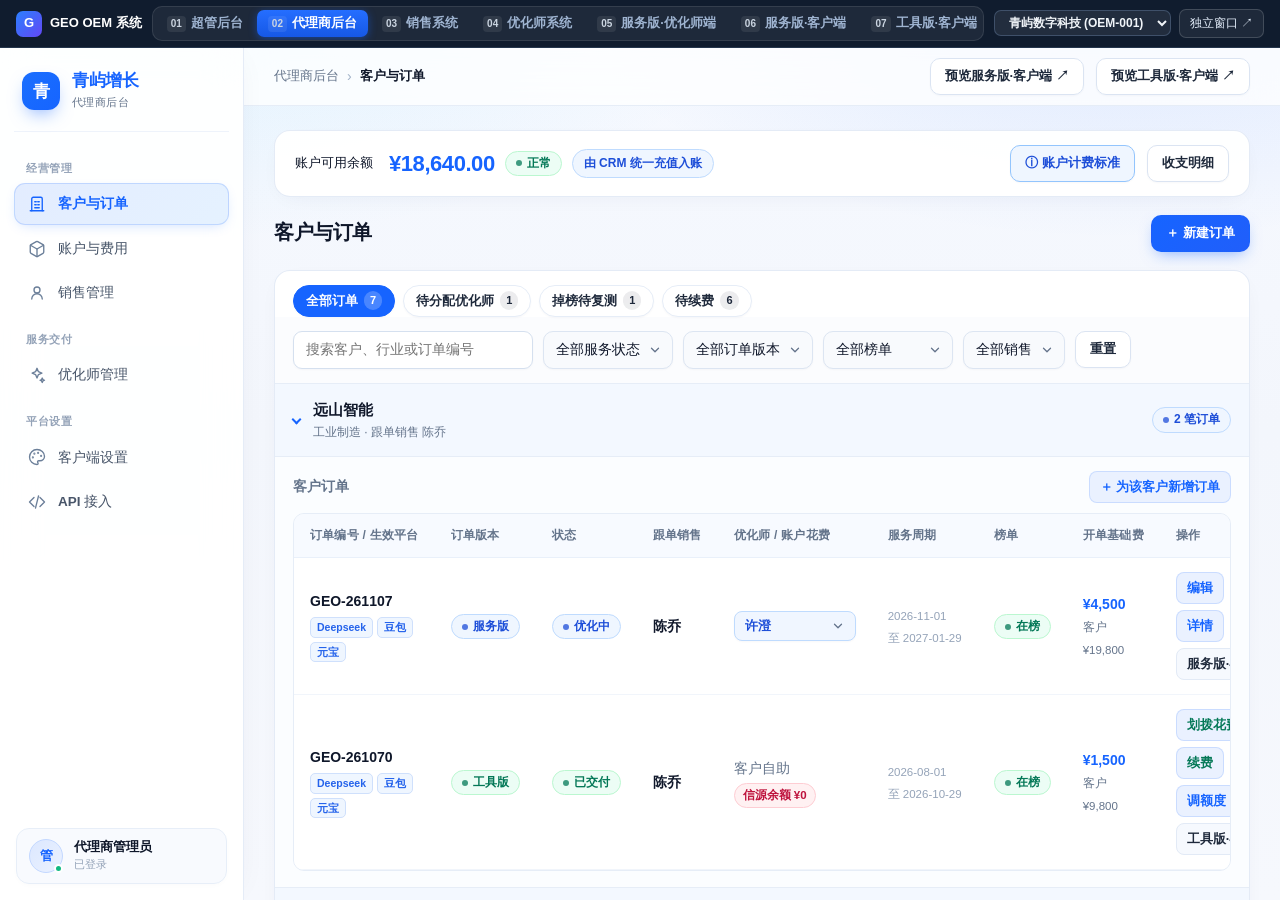
<file: index.html>
<!doctype html>
<html lang="zh-CN">
<head>
<meta charset="utf-8">
<meta name="viewport" content="width=device-width,initial-scale=1">
<title>GEO OEM 全链路系统</title>
<style>
:root {
  --bar-bg: rgba(9, 21, 40, 0.97);
  --line: rgba(148, 184, 235, 0.16);
  --font: Inter, -apple-system, BlinkMacSystemFont, "PingFang SC", "Hiragino Sans GB", "Microsoft YaHei", sans-serif;
}
* { box-sizing: border-box; }
html, body { margin: 0; height: 100%; overflow: hidden; font: 13px/1.4 var(--font); background: #f4f7fc; -webkit-font-smoothing: antialiased; }
.suite-shell { display: flex; flex-direction: column; height: 100vh; width: 100vw; }
.suite-dock {
  height: 48px; flex-shrink: 0; display: flex; align-items: center; justify-content: space-between;
  gap: 10px; padding: 0 16px; background: var(--bar-bg); border-bottom: 1px solid var(--line); color: #e2ecf9; z-index: 50;
}
.suite-brand { display: flex; align-items: center; gap: 8px; white-space: nowrap; }
.suite-logo {
  width: 26px; height: 26px; border-radius: 7px; background: linear-gradient(135deg, #2b7fff, #6348f5);
  display: grid; place-items: center; font-weight: 800; font-size: 13px; color: #fff;
}
.suite-tabs {
  display: flex; align-items: center; gap: 3px; padding: 3px;
  background: rgba(255, 255, 255, 0.06); border: 1px solid rgba(255, 255, 255, 0.1);
  border-radius: 10px; overflow-x: auto;
}
.suite-tab {
  display: inline-flex; align-items: center; gap: 5px; padding: 5px 11px; border-radius: 7px; border: 0;
  background: transparent; color: #9fb4d1; font: inherit; font-size: 12.5px; font-weight: 600; cursor: pointer; white-space: nowrap;
}
.suite-tab i {
  font-style: normal; font-size: 10px; padding: 1px 4px; border-radius: 4px;
  background: rgba(255, 255, 255, 0.08); color: #cbd5e1;
}
.suite-tab:hover { color: #fff; background: rgba(255, 255, 255, 0.08); }
.suite-tab[aria-selected="true"] { background: linear-gradient(180deg, #256eff, #1658e6); color: #fff; box-shadow: 0 2px 8px rgba(22, 100, 255, 0.45); }
.suite-tab[data-key="client-tool"][aria-selected="true"] { background: linear-gradient(180deg, #7356ff, #583cf0); }
.suite-open {
  display: inline-flex; align-items: center; gap: 4px; padding: 5px 10px; border-radius: 7px;
  border: 1px solid rgba(255, 255, 255, 0.16); background: rgba(255, 255, 255, 0.06);
  color: #e2ecf9; text-decoration: none; font-size: 12px; font-weight: 500; white-space: nowrap;
}
.suite-right { display: flex; align-items: center; gap: 8px; flex-shrink: 0; }
.suite-tenant {
  padding: 4px 10px; border-radius: 7px; border: 1px solid rgba(148, 184, 235, 0.25);
  background: rgba(255, 255, 255, 0.08); color: #f1f5f9; font: inherit; font-size: 12px; font-weight: 600;
  cursor: pointer; outline: none; max-width: 190px;
}
.suite-tenant option { background: #0f172a; color: #f8fafc; }
.suite-stage { flex: 1; position: relative; background: #f4f7fc; }
.suite-frame { position: absolute; inset: 0; width: 100%; height: 100%; border: 0; background: #f4f7fc; }
</style>
</head>
<body>
<div class="suite-shell">
  <header class="suite-dock">
    <div class="suite-brand">
      <span class="suite-logo">G</span>
      <b style="font-size:13px;color:#fff">GEO OEM 系统</b>
    </div>
    <div class="suite-tabs" role="tablist">
      <button class="suite-tab" role="tab" data-key="hq" data-src="./hq.html" data-hash="#partners" aria-selected="false"><i>01</i>超管后台</button>
      <button class="suite-tab" role="tab" data-key="partner" data-src="./partner.html" data-hash="#customers" aria-selected="true"><i>02</i>代理商后台</button>
      <button class="suite-tab" role="tab" data-key="sales" data-src="./sales.html" data-hash="" aria-selected="false"><i>03</i>销售系统</button>
      <button class="suite-tab" role="tab" data-key="optimizer" data-src="./optimizer.html" data-hash="" aria-selected="false"><i>04</i>优化师系统</button>
      <button class="suite-tab" role="tab" data-key="client-service-opt" data-src="./client.html" data-svc-role="optimizer" data-hash="#report" aria-selected="false"><i>05</i>服务版·优化师端</button>
      <button class="suite-tab" role="tab" data-key="client-service" data-src="./client.html" data-svc-role="client" data-hash="#report" aria-selected="false"><i>06</i>服务版·客户端</button>
      <button class="suite-tab" role="tab" data-key="client-tool" data-src="./client-tool.html" data-hash="#report" aria-selected="false"><i>07</i>工具版·客户端</button>
    </div>
    <div class="suite-right">
      <select class="suite-tenant" id="suiteTenant" aria-label="切换代理商视角" title="切换当前查看的代理商视角"></select>
      <a class="suite-open" id="suiteOpen" href="./partner.html#customers" target="_blank" rel="noopener">独立窗口 ↗</a>
    </div>
  </header>
  <main class="suite-stage">
    <iframe class="suite-frame" id="suiteFrame" title="GEO OEM 视图"></iframe>
  </main>
</div>
<script>
const tabs = document.querySelectorAll('.suite-tab');
const frame = document.getElementById('suiteFrame');
const openLink = document.getElementById('suiteOpen');
const tenantSel = document.getElementById('suiteTenant');
const FALLBACK_PARTNERS = [
  { id: 'OEM-001', name: '青屿数字科技', brand: '青屿增长', color: '#1664ff' },
  { id: 'OEM-002', name: '海港品牌咨询', brand: '海港增长', color: '#0891b2' },
  { id: 'OEM-003', name: '北辰企业服务', brand: '北辰 GEO', color: '#6366f1' }
];
function getPartners() {
  try {
    const saved = JSON.parse(localStorage.getItem('geo-oem-hq-v9') || 'null');
    if (Array.isArray(saved) && saved.length) return saved;
  } catch {}
  return FALLBACK_PARTNERS;
}
let activeTenantId = localStorage.getItem('geo-oem-suite-tenant') || 'OEM-001';
let initView = new URLSearchParams(location.search).get('view') || '';
let activeTab = tabs[1];
function syncTenantOptions() {
  const list = getPartners();
  if (!list.some(p => p.id === activeTenantId)) activeTenantId = list[0].id;
  tenantSel.innerHTML = list.map(p => `<option value="${p.id}" ${p.id === activeTenantId ? 'selected' : ''}>${p.name} (${p.id})</option>`).join('');
}
function buildTargetUrl(btn, customHash, bust) {
  const base = btn.dataset.src;
  const h = customHash !== undefined ? customHash : (btn.dataset.hash || '');
  const qs = new URLSearchParams();
  if (btn.dataset.key !== 'hq') {
    const p = getPartners().find(x => x.id === activeTenantId) || FALLBACK_PARTNERS[0];
    qs.set('tenant', p.id);
    qs.set('brand', p.brand);
    qs.set('color', p.color);
    if (btn.dataset.key === 'partner') qs.set('agency', p.name);
    if (btn.dataset.svcRole) qs.set('svcRole', btn.dataset.svcRole);
    if (btn.dataset.key === 'client-tool') {
      const pKey = p.id === 'OEM-001' ? 'geo-oem-partner-v9' : 'geo-oem-partner-v9-' + p.id;
      let toolOrd = null;
      try {
        const pd = JSON.parse(localStorage.getItem(pKey) || 'null');
        if (pd && Array.isArray(pd.orders)) toolOrd = pd.orders.find(o => o.package === '工具版') || null;
      } catch {}
      const defMap = { 'OEM-001': { id: 'GEO-261104', customer: '知禾软件' }, 'OEM-002': { id: 'GEO-261091', customer: '澜桥仪器' } };
      const picked = toolOrd || defMap[p.id];
      if (picked) { qs.set('order', picked.id); qs.set('project', picked.customer); }
    }
  }
  if ((btn.dataset.key === 'optimizer' || btn.dataset.key === 'sales') && initView) {
    qs.set('view', initView);
    initView = '';
  }
  if (bust) qs.set('_v', String(Date.now()));
  const qStr = qs.toString();
  return `${base}${qStr ? '?' + qStr : ''}${h}`;
}
function selectTab(btn, customHash) {
  activeTab = btn;
  tabs.forEach(t => t.setAttribute('aria-selected', String(t === btn)));
  tenantSel.style.display = btn.dataset.key === 'hq' ? 'none' : '';
  frame.src = buildTargetUrl(btn, customHash, true);
  openLink.href = buildTargetUrl(btn, customHash, false);
  history.replaceState(null, '', '#' + btn.dataset.key);
}
tenantSel.addEventListener('change', () => {
  activeTenantId = tenantSel.value;
  localStorage.setItem('geo-oem-suite-tenant', activeTenantId);
  selectTab(activeTab);
});
window.addEventListener('storage', e => {
  if (e.key === 'geo-oem-hq-v9') syncTenantOptions();
});
tabs.forEach(btn => btn.addEventListener('click', () => selectTab(btn)));
syncTenantOptions();
const initKey = location.hash.slice(1) || 'partner';
const match = [...tabs].find(t => t.dataset.key === initKey) || tabs[1];
selectTab(match);
</script>
</body>
</html>
</file>
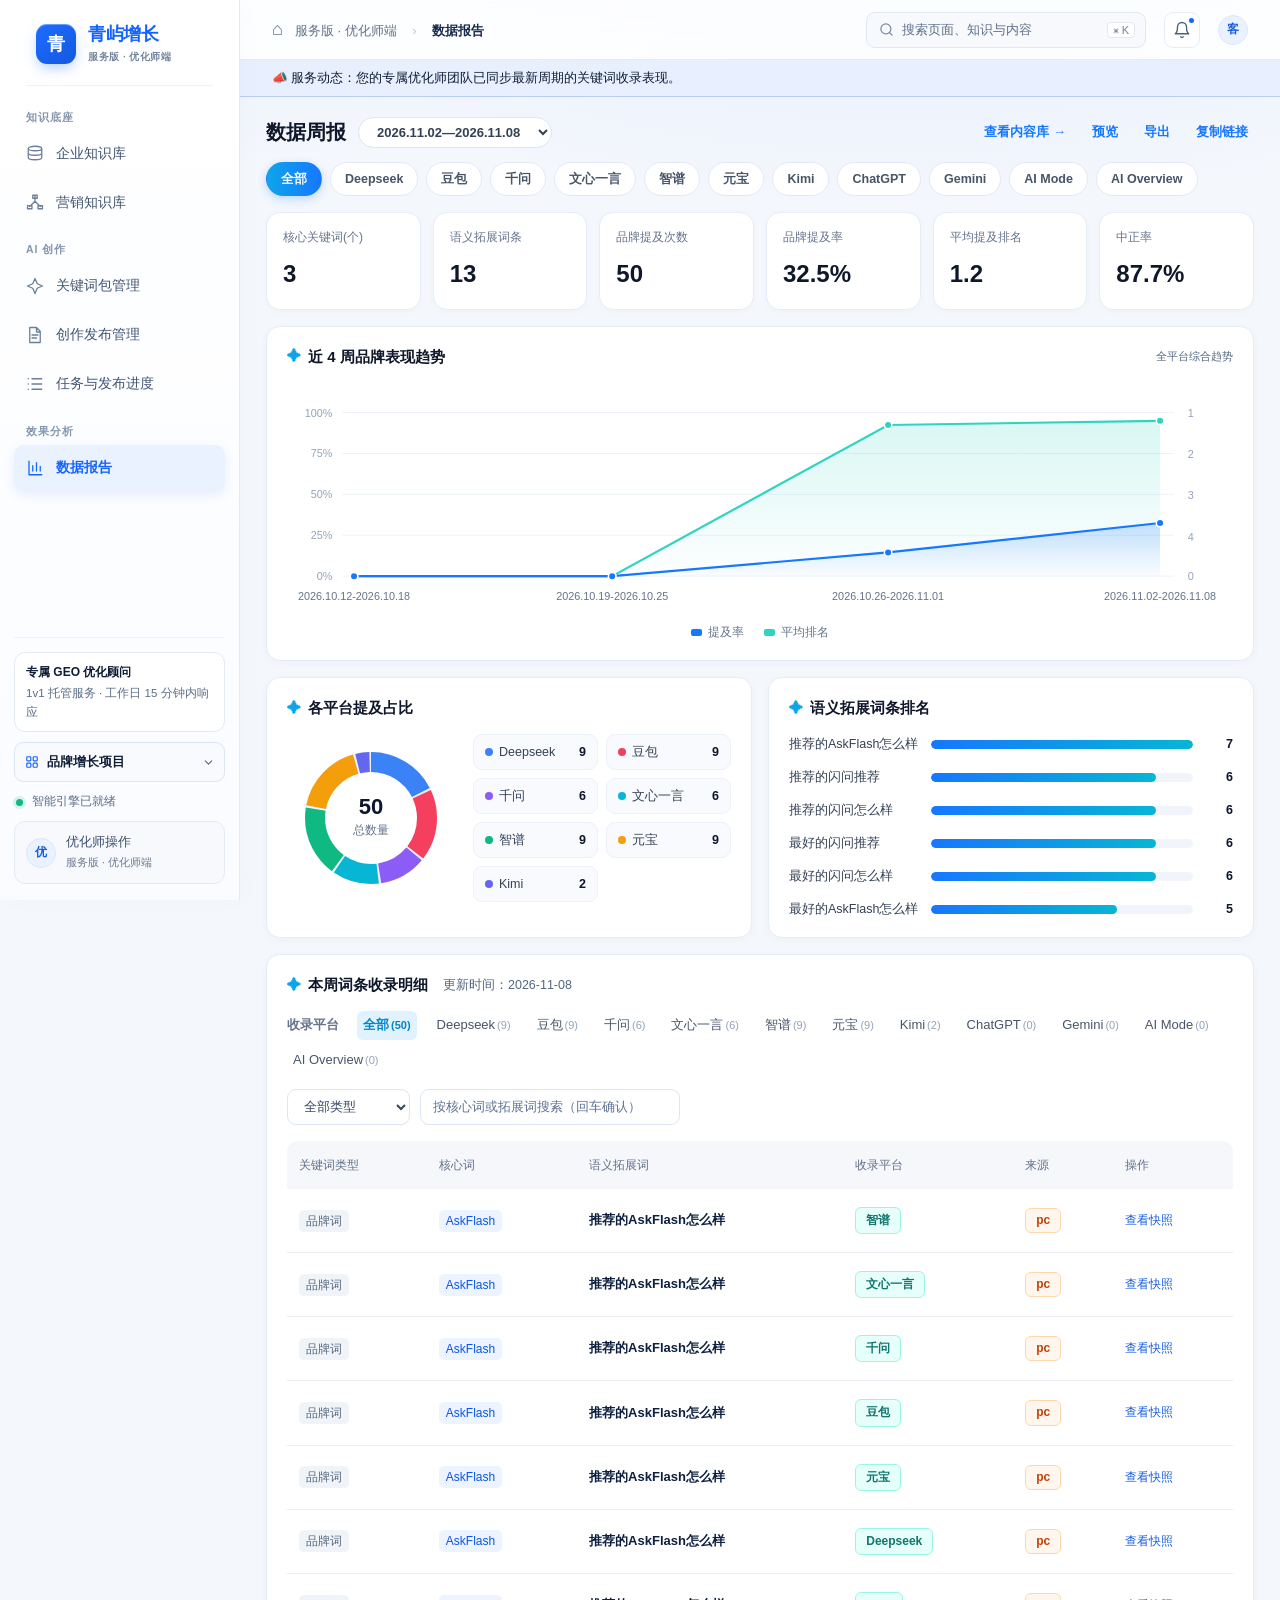
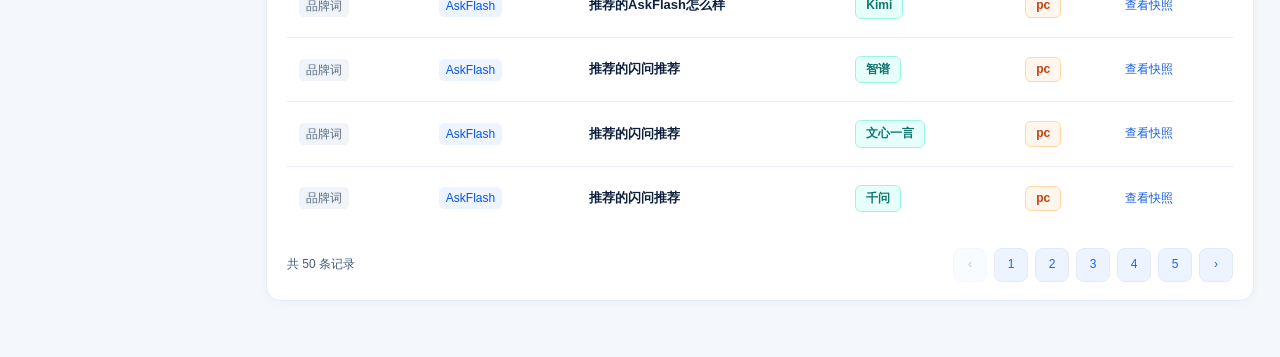
<file: client-service-opt.html>
<!doctype html>
<html lang="zh-CN">
<head>
<meta charset="utf-8">
<title>服务版 · 优化师端</title>
</head>
<body>
<script>
const p = new URLSearchParams(location.search);
p.set('svcRole', 'optimizer');
location.replace('./client.html?' + p.toString() + (location.hash || '#report'));
</script>
</body>
</html>
</file>
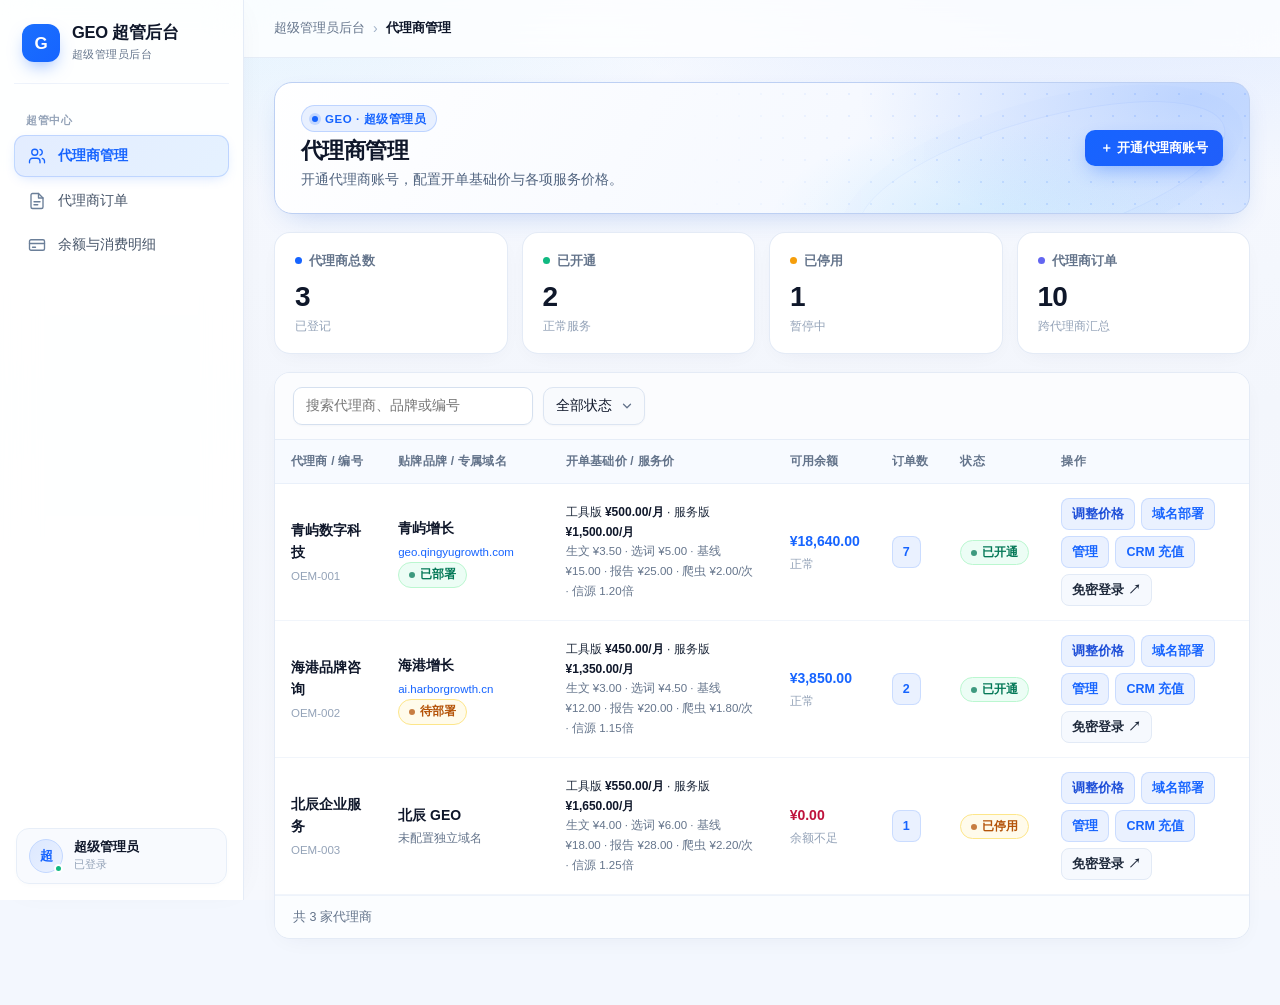
<file: hq.html>
<!doctype html>
<html lang="zh-CN">
<head>
<meta charset="utf-8"><meta name="viewport" content="width=device-width,initial-scale=1">
<title>GEO OEM · 超级管理员后台</title>
<style>
/* ==========================================================================
   GEO OEM Enterprise Design System — Unified Admin & Portal Theme
   ========================================================================== */
:root {
  --tenant-color: #1664ff;
  --blue: var(--tenant-color, #1664ff);
  --brand-hover: color-mix(in srgb, var(--blue) 86%, #06142e);
  --tint: color-mix(in srgb, var(--blue) 9%, #ffffff);
  --tint-strong: color-mix(in srgb, var(--blue) 15%, #ffffff);
  --brand-border: color-mix(in srgb, var(--blue) 26%, #ffffff);
  --brand-ring: color-mix(in srgb, var(--blue) 16%, transparent);

  --ink: #0f1d35;
  --ink-soft: #1e314f;
  --muted: #5a6d87;
  --subtle: #8496ae;
  --line: #e3eaf4;
  --line-strong: #d0dceb;
  --bg: #f4f7fc;
  --surface: #ffffff;
  --surface-subtle: #f8fafd;

  --green: #067647;
  --green-bg: #ecfdf5;
  --green-bd: #bbf7d0;
  --amber: #b45309;
  --amber-bg: #fffbeb;
  --amber-bd: #fde68a;
  --red: #be123c;
  --red-bg: #fff1f2;
  --red-bd: #fecdd3;

  --radius-sm: 8px;
  --radius-md: 11px;
  --radius-lg: 16px;
  --radius-xl: 20px;

  --shadow-xs: 0 1px 2px rgba(15, 29, 53, 0.035);
  --shadow-sm: 0 2px 8px -2px rgba(15, 29, 53, 0.05), 0 1px 3px rgba(15, 29, 53, 0.03);
  --shadow-md: 0 10px 28px -6px rgba(15, 29, 53, 0.08), 0 2px 6px rgba(15, 29, 53, 0.04);
  --shadow-dialog: 0 28px 90px -12px rgba(9, 20, 44, 0.28), 0 0 0 1px rgba(15, 29, 53, 0.06);

  --font: Inter, -apple-system, BlinkMacSystemFont, "PingFang SC", "Hiragino Sans GB", "Microsoft YaHei", sans-serif;
}

*, *::before, *::after {
  box-sizing: border-box;
}

html {
  scroll-behavior: smooth;
}

body {
  margin: 0;
  color: var(--ink);
  font: 14px/1.6 var(--font);
  -webkit-font-smoothing: antialiased;
  -moz-osx-font-smoothing: grayscale;
  background-color: var(--bg);
  background-image:
    radial-gradient(1000px 380px at 68% -60px, color-mix(in srgb, var(--blue) 7%, transparent), transparent 70%),
    radial-gradient(700px 320px at 15% -40px, rgba(56, 189, 248, 0.05), transparent 65%);
  background-attachment: fixed;
}

/* Custom Subtle Scrollbars */
::-webkit-scrollbar { width: 7px; height: 7px; }
::-webkit-scrollbar-track { background: transparent; }
::-webkit-scrollbar-thumb { background: #cbd5e1; border-radius: 999px; }
::-webkit-scrollbar-thumb:hover { background: #94a3b8; }

a {
  color: var(--blue);
  text-decoration: none;
  transition: color 0.16s ease, background-color 0.16s ease, border-color 0.16s ease;
}

h1, h2, h3, p {
  margin: 0;
}

h1 {
  font-size: 25px;
  font-weight: 700;
  letter-spacing: -0.025em;
  line-height: 1.28;
  color: var(--ink);
}

h2 {
  font-size: 16px;
  font-weight: 650;
  letter-spacing: -0.012em;
  color: var(--ink);
}

h3 {
  font-size: 15px;
  font-weight: 650;
  color: var(--ink);
}

.muted, small {
  color: var(--muted);
}

small {
  font-size: 12px;
  line-height: 1.45;
}

button, input, select, textarea {
  font: inherit;
}

button {
  cursor: pointer;
}

button:disabled {
  cursor: not-allowed;
  opacity: 0.5;
}

button:focus-visible, a:focus-visible, input:focus-visible, select:focus-visible, textarea:focus-visible, summary:focus-visible {
  outline: 2px solid var(--blue);
  outline-offset: 2px;
}

/* ==========================================================================
   App Shell: Sidebar & Sticky Glass Topbar
   ========================================================================== */
.layout {
  display: grid;
  grid-template-columns: 240px minmax(0, 1fr);
  min-height: 100vh;
}

.sidebar {
  position: sticky;
  top: 0;
  height: 100vh;
  display: flex;
  flex-direction: column;
  background: linear-gradient(180deg, #ffffff 0%, #fafcff 100%);
  border-right: 1px solid var(--line);
  box-shadow: 4px 0 24px rgba(15, 29, 53, 0.02);
  padding: 22px 14px 16px;
  overflow-y: auto;
  z-index: 35;
}

.brand {
  display: flex;
  align-items: center;
  gap: 12px;
  padding: 2px 10px 22px;
  margin-bottom: 4px;
  border-bottom: 1px solid #eef3f9;
  color: var(--ink);
}

.mark {
  min-width: 40px;
  height: 40px;
  border-radius: 11px;
  background: linear-gradient(140deg, color-mix(in srgb, var(--blue) 90%, #5cb8ff), var(--brand-hover));
  box-shadow:
    inset 0 1px 0 rgba(255, 255, 255, 0.35),
    0 6px 14px -3px color-mix(in srgb, var(--blue) 36%, transparent);
  display: grid;
  place-items: center;
  color: #ffffff;
  font-weight: 800;
  font-size: 18px;
  letter-spacing: -0.02em;
  flex-shrink: 0;
}

.brand b {
  font-size: 18px;
  font-weight: 750;
  line-height: 1.22;
  letter-spacing: -0.02em;
  color: var(--ink);
  display: block;
  overflow-wrap: anywhere;
}

html[style*="--tenant-color"] .brand b {
  color: var(--blue);
}

.brand small {
  display: inline-block;
  margin-top: 3px;
  font-size: 11px;
  font-weight: 500;
  color: var(--muted);
  letter-spacing: 0.04em;
}

.nav {
  padding-top: 8px;
}

.nav-label {
  font-size: 11px;
  font-weight: 700;
  letter-spacing: 0.08em;
  text-transform: uppercase;
  color: var(--subtle);
  padding: 16px 12px 6px;
}

.nav a, .nav button {
  position: relative;
  display: flex;
  align-items: center;
  justify-content: flex-start;
  gap: 11px;
  width: 100%;
  padding: 9px 12px;
  min-height: 40px;
  margin-bottom: 3px;
  color: #415572;
  font-size: 13.5px;
  font-weight: 500;
  border: 1px solid transparent;
  border-radius: 10px;
  background: transparent;
  text-align: left;
  transition: all 0.16s cubic-bezier(0.16, 1, 0.3, 1);
}

.nav a i, .nav button i {
  font-style: normal;
  display: inline-grid;
  place-items: center;
  width: 20px;
  height: 20px;
  flex: none;
  color: #6b7f99;
  transition: color 0.16s ease, transform 0.16s ease;
}

.nav a i svg, .nav button i svg {
  width: 18px;
  height: 18px;
}

.nav a:hover, .nav button:hover {
  background: #f2f6fc;
  color: var(--ink);
  border-color: transparent;
}

.nav a:hover i, .nav button:hover i {
  color: var(--blue);
}

.nav a[aria-current="page"], .nav button[aria-current="page"] {
  background: var(--tint);
  color: var(--blue);
  font-weight: 650;
  border-color: color-mix(in srgb, var(--blue) 14%, transparent);
  box-shadow: 0 1px 3px color-mix(in srgb, var(--blue) 6%, transparent);
}

.nav a[aria-current="page"]::before, .nav button[aria-current="page"]::before {
  content: "";
  position: absolute;
  left: -7px;
  top: 9px;
  bottom: 9px;
  width: 3.5px;
  border-radius: 999px;
  background: var(--blue);
}

.nav a[aria-current="page"] i, .nav button[aria-current="page"] i {
  color: var(--blue);
}

.side-foot {
  margin-top: auto;
  padding: 16px 2px 0;
}

.side-foot > div {
  display: flex;
  align-items: center;
  gap: 11px;
  padding: 11px 12px;
  background: var(--surface-subtle);
  border: 1px solid var(--line);
  border-radius: 12px;
}

.side-avatar {
  position: relative;
  width: 34px;
  height: 34px;
  display: grid;
  place-items: center;
  flex: none;
  background: linear-gradient(135deg, var(--tint-strong), var(--tint));
  border: 1px solid var(--brand-border);
  color: var(--blue);
  border-radius: 50%;
  font-weight: 700;
  font-size: 13px;
}

.side-avatar::after {
  content: "";
  position: absolute;
  right: -1px;
  bottom: -1px;
  width: 9px;
  height: 9px;
  border-radius: 50%;
  background: #10b981;
  border: 2px solid #ffffff;
}

.side-foot b {
  display: block;
  color: var(--ink);
  font-size: 13px;
  font-weight: 650;
  line-height: 1.3;
}

.side-foot small {
  display: block;
  font-size: 11px;
  color: var(--subtle);
  margin-top: 1px;
}

.topbar {
  position: sticky;
  top: 0;
  z-index: 25;
  min-height: 60px;
  padding: 10px 32px;
  display: flex;
  align-items: center;
  justify-content: space-between;
  gap: 14px;
  background: rgba(255, 255, 255, 0.84);
  backdrop-filter: blur(14px);
  -webkit-backdrop-filter: blur(14px);
  border-bottom: 1px solid rgba(227, 234, 244, 0.92);
}

.path {
  display: flex;
  gap: 8px;
  align-items: center;
  font-size: 13px;
}

.path-label {
  color: var(--muted);
  font-weight: 500;
}

.path-sep {
  color: #a1b2c8;
  font-size: 14px;
}

.topbar .path b {
  color: var(--ink);
  font-weight: 650;
}

main {
  max-width: 1480px;
  margin: 0 auto;
  padding: 26px 32px 52px;
}

/* ==========================================================================
   Headers: Hero Workspace Cover & Clean Subpage Header
   ========================================================================== */
.intro, .section-head, .actions, .filters {
  display: flex;
  align-items: center;
  justify-content: space-between;
  gap: 12px;
  flex-wrap: wrap;
}

.actions, .filters {
  justify-content: flex-start;
}

.intro:not(.workspace-cover) {
  margin: 0 0 16px;
  padding: 2px 0;
  background: transparent;
  border: 0;
  border-radius: 0;
  box-shadow: none;
  position: relative;
}

.intro:not(.workspace-cover)::before {
  display: none;
}

.intro:not(.workspace-cover) h1 {
  font-size: 20px;
  letter-spacing: -0.02em;
}

.intro p, .section-head p {
  margin-top: 4px;
  font-size: 13px;
}

.workspace-cover {
  position: relative;
  isolation: isolate;
  overflow: hidden;
  display: flex;
  align-items: center;
  min-height: 188px;
  padding: 28px 32px;
  margin-bottom: 20px;
  background:
    radial-gradient(ellipse at 86% 24%, color-mix(in srgb, var(--blue) 42%, #0ea5e9) 0%, transparent 56%),
    radial-gradient(ellipse at 65% 110%, rgba(14, 165, 233, 0.22), transparent 52%),
    linear-gradient(118deg, #071529 0%, #0b2240 58%, #10335c 100%);
  border: 1px solid rgba(56, 130, 246, 0.28);
  border-radius: var(--radius-xl);
  box-shadow: 0 14px 34px -10px rgba(8, 24, 54, 0.28), inset 0 1px 0 rgba(255, 255, 255, 0.1);
  color: #ffffff;
}

.workspace-cover h1 {
  font-size: clamp(24px, 2.6vw, 32px);
  line-height: 1.22;
  margin: 10px 0 8px;
  color: #ffffff;
  letter-spacing: -0.025em;
}

.workspace-cover p {
  margin: 0;
  color: #bfd4ee;
  font-size: 14px;
  max-width: 560px;
}

.cover-copy, .cover-action {
  position: relative;
  z-index: 1;
}

.cover-action {
  margin-top: 18px;
  display: flex;
  gap: 10px;
  flex-wrap: wrap;
}

.cover-label {
  display: inline-flex;
  align-items: center;
  gap: 7px;
  padding: 4px 11px;
  border-radius: 999px;
  background: rgba(255, 255, 255, 0.08);
  border: 1px solid rgba(255, 255, 255, 0.15);
  color: #bae6fd;
  font-size: 11.5px;
  font-weight: 600;
  letter-spacing: 0.05em;
  backdrop-filter: blur(6px);
}

.cover-label::before {
  content: "";
  width: 6px;
  height: 6px;
  border-radius: 50%;
  background: #38bdf8;
  box-shadow: 0 0 8px #38bdf8;
}

.cover-grid {
  position: absolute;
  inset: 0 0 0 42%;
  z-index: -1;
  opacity: 0.72;
  pointer-events: none;
  background:
    radial-gradient(circle, rgba(152, 223, 255, 0.45) 1px, transparent 1.5px) 0 0 / 24px 24px,
    repeating-linear-gradient(135deg, transparent 0 68px, rgba(119, 194, 255, 0.09) 69px 70px, transparent 71px 112px);
  mask-image: linear-gradient(90deg, transparent, #000 50%);
  -webkit-mask-image: linear-gradient(90deg, transparent, #000 50%);
}

.cover-grid::after {
  content: "";
  position: absolute;
  width: 380px;
  height: 120px;
  right: 3%;
  bottom: -26px;
  transform: rotate(-16deg);
  border: 1px solid rgba(148, 209, 247, 0.35);
  border-radius: 50%;
  box-shadow: 0 0 0 18px rgba(115, 197, 255, 0.04), 0 0 0 38px rgba(115, 197, 255, 0.03);
}

/* Cover light secondary buttons (e.g. return link inside dark cover) */
.workspace-cover .button:not(.primary) {
  background: rgba(255, 255, 255, 0.1);
  border-color: rgba(255, 255, 255, 0.22);
  color: #ffffff;
  backdrop-filter: blur(6px);
}
.workspace-cover .button:not(.primary):hover {
  background: rgba(255, 255, 255, 0.18);
  border-color: rgba(255, 255, 255, 0.38);
  color: #ffffff;
}

/* ==========================================================================
   Buttons & Action Links
   ========================================================================== */
.button, button {
  display: inline-flex;
  justify-content: center;
  align-items: center;
  gap: 6px;
  border: 1px solid var(--line-strong);
  border-radius: 9px;
  background: var(--surface);
  color: var(--ink-soft);
  font-size: 13px;
  font-weight: 600;
  padding: 7px 14px;
  min-height: 36px;
  white-space: nowrap;
  box-shadow: var(--shadow-xs);
  transition: all 0.16s cubic-bezier(0.16, 1, 0.3, 1);
}

.button:hover, button:hover {
  border-color: var(--blue);
  color: var(--blue);
  background: #fbfdff;
}

.button:active, button:active {
  transform: translateY(0.5px);
}

.primary, button.primary {
  background: linear-gradient(180deg, color-mix(in srgb, var(--blue) 94%, #ffffff) 0%, var(--blue) 100%);
  border-color: var(--blue);
  color: #ffffff;
  box-shadow:
    inset 0 1px 0 rgba(255, 255, 255, 0.22),
    0 4px 12px -2px color-mix(in srgb, var(--blue) 38%, transparent);
}

.primary:hover, button.primary:hover {
  background: linear-gradient(180deg, var(--blue) 0%, var(--brand-hover) 100%);
  border-color: var(--brand-hover);
  color: #ffffff;
  box-shadow:
    inset 0 1px 0 rgba(255, 255, 255, 0.22),
    0 6px 16px -2px color-mix(in srgb, var(--blue) 48%, transparent);
}

.cover-action .primary {
  box-shadow:
    inset 0 1px 0 rgba(255, 255, 255, 0.28),
    0 8px 22px rgba(10, 30, 82, 0.45);
}

.link-button {
  border: 1px solid transparent;
  color: var(--blue);
  padding: 4px 9px;
  min-height: 28px;
  font-size: 12.5px;
  font-weight: 600;
  background: var(--tint);
  border-radius: 7px;
  box-shadow: none;
}

.link-button:hover {
  background: var(--tint-strong);
  border-color: var(--brand-border);
  color: var(--brand-hover);
}

.order-preview {
  display: inline-flex;
  align-items: center;
  gap: 4px;
  padding: 4px 9px;
  min-height: 28px;
  border-radius: 7px;
  font-size: 12.5px;
  font-weight: 600;
  color: var(--ink-soft);
  background: #f3f6fb;
  border: 1px solid var(--line);
  white-space: nowrap;
}

.order-preview:hover {
  color: var(--blue);
  background: var(--tint);
  border-color: var(--brand-border);
}

.cell-actions {
  display: inline-flex;
  align-items: center;
  gap: 6px;
  flex-wrap: wrap;
}

/* ==========================================================================
   Panels, KPI Metrics & Progress Bars
   ========================================================================== */
.panel, .metric {
  background: var(--surface);
  border: 1px solid var(--line);
  border-radius: var(--radius-lg);
  box-shadow: var(--shadow-sm);
}

.panel {
  margin-bottom: 18px;
  overflow: hidden;
}

.pad {
  padding: 20px 22px;
}

.section-head {
  margin-bottom: 14px;
}

.panel > .pad:has(+ .scroll) {
  padding-bottom: 14px;
}

.metrics {
  display: grid;
  grid-template-columns: repeat(4, minmax(0, 1fr));
  gap: 14px;
  margin-bottom: 20px;
}

.metric {
  position: relative;
  padding: 18px 20px;
  min-height: 114px;
  display: flex;
  flex-direction: column;
  justify-content: space-between;
  overflow: hidden;
  transition: transform 0.18s ease, box-shadow 0.18s ease, border-color 0.18s ease;
}

.metric:hover {
  transform: translateY(-2px);
  box-shadow: var(--shadow-md);
  border-color: var(--brand-border);
}

.metric::before {
  content: "";
  position: absolute;
  top: 0;
  left: 0;
  right: 0;
  height: 3px;
  background: linear-gradient(90deg, var(--blue), #38bdf8);
  opacity: 0.85;
}

.metric:nth-child(2)::before { background: linear-gradient(90deg, #10b981, #34d399); }
.metric:nth-child(3)::before { background: linear-gradient(90deg, #f59e0b, #fbbf24); }
.metric:nth-child(4)::before { background: linear-gradient(90deg, #6366f1, #818cf8); }

.metric::after {
  content: "";
  position: absolute;
  top: -18px;
  right: -18px;
  width: 72px;
  height: 72px;
  border-radius: 50%;
  background: radial-gradient(circle, color-mix(in srgb, var(--blue) 9%, transparent) 0%, transparent 70%);
  pointer-events: none;
}

.metric span {
  color: var(--muted);
  font-size: 12.5px;
  font-weight: 600;
  letter-spacing: 0.01em;
}

.metric strong {
  display: block;
  font-size: 30px;
  font-weight: 750;
  line-height: 1.25;
  margin: 6px 0 4px;
  color: var(--ink);
  letter-spacing: -0.03em;
  font-variant-numeric: tabular-nums;
}

.metric small {
  font-size: 12px;
  color: var(--subtle);
}

.split {
  display: grid;
  grid-template-columns: minmax(0, 1.6fr) minmax(0, 1fr);
  gap: 18px;
}

.list-row {
  display: flex;
  align-items: center;
  justify-content: space-between;
  gap: 14px;
  padding: 13px 0;
  border-bottom: 1px solid #edf2f9;
}

.list-row:last-child {
  border-bottom: 0;
  padding-bottom: 2px;
}

.list-row small {
  display: block;
  margin-top: 3px;
}

.bar {
  height: 8px;
  background: #edf2fa;
  border-radius: 999px;
  overflow: hidden;
}

.bar i {
  display: block;
  height: 100%;
  background: linear-gradient(90deg, var(--blue), #38bdf8);
  border-radius: inherit;
  transition: width 0.35s cubic-bezier(0.16, 1, 0.3, 1);
}

/* ==========================================================================
   Semantic Status Badges (with Subtle Indicator Dot)
   ========================================================================== */
.badge {
  display: inline-flex;
  align-items: center;
  gap: 5px;
  border-radius: 999px;
  background: #f1f5f9;
  border: 1px solid #e2e8f0;
  padding: 2.5px 9px;
  font-size: 12px;
  font-weight: 600;
  line-height: 1.45;
  white-space: nowrap;
  color: #475569;
}

.badge::before {
  content: "";
  width: 6px;
  height: 6px;
  border-radius: 50%;
  background: currentColor;
  opacity: 0.75;
  flex-shrink: 0;
}

.badge.green {
  color: var(--green);
  background: var(--green-bg);
  border-color: var(--green-bd);
}

.badge.blue {
  color: var(--blue);
  background: var(--tint);
  border-color: var(--brand-border);
}

.badge.amber {
  color: var(--amber);
  background: var(--amber-bg);
  border-color: var(--amber-bd);
}

.badge.red {
  color: var(--red);
  background: var(--red-bg);
  border-color: var(--red-bd);
}

/* ==========================================================================
   Filters, Inputs & Modern Form Controls
   ========================================================================== */
.filters {
  padding: 14px 18px;
  gap: 10px;
  background: #fbfcfe;
  border-bottom: 1px solid var(--line);
}

.filters > label {
  display: inline-flex;
  align-items: center;
  gap: 8px;
  font-size: 13px;
  font-weight: 600;
  color: var(--muted);
}

.filters > .badge {
  margin-left: auto;
}

input:not([type="checkbox"]):not([type="radio"]):not([type="color"]), select, textarea {
  border: 1px solid var(--line-strong);
  border-radius: 9px;
  background: var(--surface);
  color: var(--ink);
  font-size: 13.5px;
  padding: 7px 12px;
  min-height: 38px;
  box-shadow: var(--shadow-xs);
  transition: border-color 0.16s ease, box-shadow 0.16s ease, background-color 0.16s ease;
}

input:not([type="checkbox"]):not([type="radio"]):hover, select:hover, textarea:hover {
  border-color: #b4c6de;
}

input:not([type="checkbox"]):not([type="radio"]):focus, select:focus, textarea:focus {
  outline: none;
  border-color: var(--blue);
  box-shadow: 0 0 0 3px var(--brand-ring);
  background: #ffffff;
}

input[readonly] {
  background: #f5f8fc;
  color: var(--muted);
  border-color: var(--line);
}

input[type="search"] {
  min-width: 240px;
  padding-left: 35px;
  background-image: url("data:image/svg+xml,%3Csvg xmlns='http://www.w3.org/2000/svg' width='15' height='15' viewBox='0 0 24 24' fill='none' stroke='%23788ba5' stroke-width='2' stroke-linecap='round' stroke-linejoin='round'%3E%3Ccircle cx='11' cy='11' r='8'/%3E%3Cpath d='m21 21-4.3-4.3'/%3E%3C/svg%3E");
  background-repeat: no-repeat;
  background-position: 11px center;
}

select {
  appearance: none;
  -webkit-appearance: none;
  padding-right: 32px;
  background-image: url("data:image/svg+xml,%3Csvg xmlns='http://www.w3.org/2000/svg' width='14' height='14' viewBox='0 0 24 24' fill='none' stroke='%235a6d87' stroke-width='2.2' stroke-linecap='round' stroke-linejoin='round'%3E%3Cpath d='m6 9 6 6 6-6'/%3E%3C/svg%3E");
  background-repeat: no-repeat;
  background-position: right 10px center;
}

input[type="color"] {
  width: 56px;
  height: 38px;
  padding: 3px;
  border: 1px solid var(--line-strong);
  border-radius: 9px;
  background: var(--surface);
  cursor: pointer;
}

textarea {
  resize: vertical;
  min-height: 92px;
  line-height: 1.55;
}

/* ==========================================================================
   Data Tables & Collapsible Customer Groups
   ========================================================================== */
.scroll {
  overflow-x: auto;
}

table {
  border-collapse: collapse;
  width: 100%;
  min-width: 560px;
  text-align: left;
  font-variant-numeric: tabular-nums;
}

th, td {
  padding: 13px 16px;
  border-bottom: 1px solid #edf2f9;
  vertical-align: middle;
}

th {
  background: #f7f9fc;
  color: #51647f;
  font-size: 12px;
  font-weight: 650;
  letter-spacing: 0.02em;
  white-space: nowrap;
  border-bottom: 1px solid var(--line);
}

tbody tr {
  transition: background-color 0.12s ease;
}

tbody tr:last-child td {
  border-bottom: 0;
}

tbody tr:hover {
  background: #f6f9ff;
}

td b {
  color: var(--ink);
  font-weight: 650;
}

td small {
  font-size: 11.5px;
  color: var(--subtle);
}

.table-foot {
  padding: 12px 18px;
  border-top: 1px solid var(--line);
  background: #fafcfe;
  color: var(--muted);
  font-size: 12.5px;
  font-weight: 500;
}

.empty {
  text-align: center;
  color: var(--muted);
  padding: 42px 24px;
  font-size: 13.5px;
}

.customer-group {
  border-bottom: 1px solid var(--line);
  transition: background-color 0.16s ease;
}

.customer-group:last-child {
  border-bottom: 0;
}

.customer-group summary {
  display: flex;
  align-items: center;
  gap: 13px;
  padding: 15px 18px;
  cursor: pointer;
  list-style: none;
  transition: background-color 0.15s ease;
}

.customer-group summary::-webkit-details-marker {
  display: none;
}

.customer-group summary::before {
  content: "";
  width: 7px;
  height: 7px;
  border-right: 2px solid #647b98;
  border-bottom: 2px solid #647b98;
  transform: rotate(-45deg);
  flex: none;
  transition: transform 0.18s ease, border-color 0.18s ease;
}

.customer-group[open] summary::before {
  transform: rotate(45deg);
  border-color: var(--blue);
}

.customer-group summary:hover {
  background: #f7faff;
}

.customer-group[open] > summary {
  background: #f3f8ff;
}

.customer-group summary b {
  font-size: 14.5px;
  color: var(--ink);
}

.customer-group summary small {
  display: block;
  margin-top: 2px;
  color: var(--muted);
}

.customer-group summary .badge {
  margin-left: auto;
}

.customer-orders {
  border-top: 1px solid var(--line);
  padding: 14px 18px 16px;
  background: #fbfdff;
}

.customer-orders .section-head {
  margin: 0 0 10px;
}

.customer-orders .section-head h2 {
  font-size: 13.5px;
  color: var(--muted);
}

.customer-orders .scroll {
  border: 1px solid var(--line);
  border-radius: 11px;
  background: #ffffff;
}

/* ==========================================================================
   Dialogs, Property Lists & Toast Notifications
   ========================================================================== */
dialog {
  width: min(580px, calc(100% - 28px));
  max-height: calc(100dvh - 32px);
  border: 1px solid var(--line);
  border-radius: var(--radius-xl);
  background: var(--surface);
  color: var(--ink);
  padding: 0;
  box-shadow: var(--shadow-dialog);
  overflow: auto;
}

dialog.wide-dialog {
  width: min(700px, calc(100% - 28px));
}

.hq-price-btn {
  background: #eff6ff !important;
  border-color: #93c5fd !important;
  color: #1d4ed8 !important;
  font-weight: 700 !important;
}

.hq-price-btn:hover {
  background: #dbeafe !important;
  border-color: #3b82f6 !important;
}

.hq-markup-hint {
  grid-column: 1 / -1;
  display: flex;
  flex-wrap: wrap;
  gap: 8px 18px;
  padding: 9px 12px;
  border-radius: 9px;
  background: #eff6ff;
  border: 1px solid #bfdbfe;
  font-size: 12px;
  color: #1e40af;
}

.hq-markup-hint b {
  color: #1d4ed8;
}

dialog::backdrop {
  background: rgba(11, 22, 44, 0.46);
  backdrop-filter: blur(5px);
  -webkit-backdrop-filter: blur(5px);
}

dialog > .section-head {
  position: sticky;
  top: 0;
  z-index: 3;
  background: rgba(255, 255, 255, 0.94);
  backdrop-filter: blur(10px);
  padding: 17px 22px;
  margin: 0;
  border-bottom: 1px solid var(--line);
}

dialog > .section-head h2 {
  font-size: 17px;
  font-weight: 700;
}

dialog > .section-head form button {
  width: 32px;
  height: 32px;
  min-height: 32px;
  padding: 0;
  border-radius: 8px;
  border-color: transparent;
  background: #f1f5f9;
  color: #475569;
  box-shadow: none;
}

dialog > .section-head form button:hover {
  background: #e2e8f0;
  color: var(--ink);
}

#dialogBody {
  padding: 20px 22px 22px;
}

.form-grid {
  display: grid;
  grid-template-columns: 1fr 1fr;
  gap: 14px;
  margin: 4px 0 20px;
}

.form-grid > label {
  display: grid;
  gap: 6px;
  font-size: 13px;
  font-weight: 600;
  color: var(--ink-soft);
}

.wide {
  grid-column: 1 / -1;
}

dl {
  display: grid;
  grid-template-columns: 112px 1fr;
  gap: 10px 14px;
  margin: 4px 0 18px;
  padding: 14px 16px;
  background: var(--surface-subtle);
  border: 1px solid var(--line);
  border-radius: 12px;
}

dt {
  color: var(--muted);
  font-size: 13px;
  font-weight: 500;
}

dd {
  margin: 0;
  color: var(--ink);
  font-weight: 600;
  overflow-wrap: anywhere;
}

.toast {
  position: fixed;
  right: 24px;
  bottom: 24px;
  background: #0f1d35;
  color: #ffffff;
  padding: 11px 18px;
  border-radius: 11px;
  font-size: 13.5px;
  font-weight: 500;
  box-shadow: 0 14px 34px rgba(9, 20, 44, 0.28), inset 0 1px 0 rgba(255, 255, 255, 0.12);
  z-index: 90;
}

.portal-section {
  scroll-margin-top: 76px;
}

/* ==========================================================================
   HQ Specific Controls (Module Pill Checkboxes & Pricing Grid)
   ========================================================================== */
.hq-module-tags {
  display: flex;
  flex-wrap: wrap;
  gap: 5px;
  max-width: 360px;
}

.hq-module-tags .badge::before {
  display: none;
}

.hq-permissions {
  border: 1px solid var(--line);
  background: var(--surface-subtle);
  border-radius: 12px;
  padding: 12px 14px 14px;
  display: flex;
  flex-wrap: wrap;
  gap: 8px;
}

.hq-permissions legend, .hq-price-fields legend {
  padding: 0 6px;
  font-size: 12.5px;
  font-weight: 700;
  color: var(--ink-soft);
}

.hq-permissions label {
  display: inline-flex;
  align-items: center;
  gap: 6px;
  padding: 6px 11px;
  border-radius: 8px;
  background: #ffffff;
  border: 1px solid var(--line-strong);
  font-size: 13px;
  font-weight: 500;
  color: var(--ink-soft);
  cursor: pointer;
  transition: all 0.15s ease;
}

.hq-permissions label:hover {
  border-color: var(--blue);
}

.hq-permissions label:has(input:checked) {
  background: var(--tint);
  border-color: var(--blue);
  color: var(--blue);
  font-weight: 600;
}

.hq-permissions input {
  min-height: auto;
  margin: 0;
  accent-color: var(--blue);
}

.hq-price-fields {
  display: grid;
  grid-template-columns: repeat(2, minmax(0, 1fr));
  gap: 12px;
  border: 1px solid var(--line);
  background: var(--surface-subtle);
  border-radius: 12px;
  padding: 12px 14px 14px;
}

.hq-price-fields label {
  display: grid;
  gap: 5px;
  font-size: 12.5px;
  font-weight: 600;
  color: var(--ink-soft);
}

.hq-price-fields small {
  grid-column: 1 / -1;
  color: var(--muted);
}

.hq-price-fields input {
  width: 100%;
  min-width: 0;
}

/* ==========================================================================
   Responsive Breakpoints
   ========================================================================== */
@media (max-width: 1024px) {
  .layout { grid-template-columns: 196px minmax(0, 1fr); }
  main, .topbar { padding-inline: 20px; }
  .split { grid-template-columns: 1fr; }
  .metrics { grid-template-columns: repeat(2, minmax(0, 1fr)); }
  .workspace-cover { padding: 24px; min-height: 164px; }
}

@media (max-width: 720px) {
  .layout { display: block; }
  .sidebar { position: static; height: auto; padding: 14px 14px 10px; }
  .brand { padding: 0 4px 12px; margin-bottom: 6px; }
  .nav { display: flex; gap: 4px; flex-wrap: wrap; padding-top: 2px; }
  .nav a, .nav button { width: auto; margin: 0; padding: 6px 10px; min-height: 34px; gap: 6px; font-size: 13px; }
  .nav a[aria-current="page"]::before, .nav button[aria-current="page"]::before { display: none; }
  .nav-label, .side-foot { display: none; }
  .topbar { padding: 8px 14px; min-height: 52px; }
  main { padding: 16px 14px 36px; }
  .workspace-cover { padding: 20px 18px; min-height: 146px; border-radius: 15px; }
  .cover-grid { inset: 0 0 0 28%; }
  .path-label, .path-sep { display: none; }
  .form-grid, .hq-price-fields { grid-template-columns: 1fr; }
}
.hq-price-inp {
  width: 96px; min-height: 32px; padding: 4px 8px; font-weight: 700;
  font-variant-numeric: tabular-nums; border-radius: 8px; border: 1px solid var(--line-strong);
  background: #fff; color: var(--ink);
}
.hq-price-inp.sale { border-color: #93c5fd; color: var(--blue); background: #f8fbff; }
.hq-price-inp:focus { outline: none; border-color: var(--blue); box-shadow: 0 0 0 3px var(--focus); }
</style>
<link rel="stylesheet" href="./admin-theme-pro.css">
</head>
<body data-role="">
<div class="layout">
  <aside class="sidebar">
    <a class="brand" href="#partners"><span class="mark" id="brandMark" aria-hidden="true">G</span><span><b id="brand">GEO 超管后台</b><small>超级管理员后台</small></span></a>
    <nav id="nav" class="nav" aria-label="主导航"></nav>
    <div class="side-foot"><div><span class="side-avatar" id="accountMark" aria-hidden="true">超</span><span><b id="account"></b><small>已登录</small></span></div></div>
  </aside>
  <div>
    <header class="topbar"><span class="path"><span class="path-label">超级管理员后台</span><span class="path-sep" aria-hidden="true">›</span><b id="crumb"></b></span><div id="toolbar" class="actions"></div></header>
    <main id="main"></main>
  </div>
</div>
<dialog id="dialog" aria-labelledby="dialogTitle">
  <div class="section-head"><h2 id="dialogTitle"></h2><form method="dialog"><button aria-label="关闭"><svg width="16" height="16" viewBox="0 0 24 24" fill="none" stroke="currentColor" stroke-width="2.2" stroke-linecap="round"><path d="M18 6 6 18M6 6l12 12"/></svg></button></form></div>
  <div id="dialogBody"></div>
</dialog>
<div id="toast" class="toast" role="status" hidden></div>
<script>
const $ = selector => document.querySelector(selector);
const esc = value => String(value ?? '').replace(/[&<>"']/g, ch => ({'&':'&amp;','<':'&lt;','>':'&gt;','"':'&quot;',"'":'&#39;'}[ch]));
const badge = (label, color = '') => `<span class="badge ${color}">${esc(label)}</span>`;
const metric = (label, value, detail) => `<article class="metric"><span>${esc(label)}</span><strong>${esc(value)}</strong><small>${esc(detail)}</small></article>`;
const NAV_ICONS = {
  overview: '<svg viewBox="0 0 24 24" fill="none" stroke="currentColor" stroke-width="1.8" stroke-linecap="round" stroke-linejoin="round"><rect x="3" y="3" width="7" height="7" rx="1.5"/><rect x="14" y="3" width="7" height="7" rx="1.5"/><rect x="3" y="14" width="7" height="7" rx="1.5"/><rect x="14" y="14" width="7" height="7" rx="1.5"/></svg>',
  partners: '<svg viewBox="0 0 24 24" fill="none" stroke="currentColor" stroke-width="1.8" stroke-linecap="round" stroke-linejoin="round"><path d="M16 21v-2a4 4 0 0 0-4-4H6a4 4 0 0 0-4 4v2"/><circle cx="9" cy="7" r="4"/><path d="M22 21v-2a4 4 0 0 0-3-3.87"/><path d="M16 3.13a4 4 0 0 1 0 7.75"/></svg>',
  customers: '<svg viewBox="0 0 24 24" fill="none" stroke="currentColor" stroke-width="1.8" stroke-linecap="round" stroke-linejoin="round"><path d="M3 21h18"/><path d="M5 21V5a2 2 0 0 1 2-2h10a2 2 0 0 1 2 2v16"/><path d="M9 9h2m2 0h2M9 13h2m2 0h2M9 17h6"/></svg>',
  orders: '<svg viewBox="0 0 24 24" fill="none" stroke="currentColor" stroke-width="1.8" stroke-linecap="round" stroke-linejoin="round"><path d="M14 2H6a2 2 0 0 0-2 2v16a2 2 0 0 0 2 2h12a2 2 0 0 0 2-2V8z"/><polyline points="14 2 14 8 20 8"/><line x1="8" y1="13" x2="16" y2="13"/><line x1="8" y1="17" x2="13" y2="17"/></svg>',
  sources: '<svg viewBox="0 0 24 24" fill="none" stroke="currentColor" stroke-width="1.8" stroke-linecap="round" stroke-linejoin="round"><path d="M4 22h16a2 2 0 0 0 2-2V4a2 2 0 0 0-2-2H8a2 2 0 0 0-2 2v16a2 2 0 0 1-2 2Zm0 0a2 2 0 0 1-2-2v-9c0-1.1.9-2 2-2h2"/><path d="M10 6h8M10 10h8M10 14h5"/></svg>',
  billing: '<svg viewBox="0 0 24 24" fill="none" stroke="currentColor" stroke-width="1.8" stroke-linecap="round" stroke-linejoin="round"><rect x="2" y="5" width="20" height="14" rx="2"/><line x1="2" y1="10" x2="22" y2="10"/><line x1="6" y1="15" x2="10" y2="15"/></svg>',
  sales: '<svg viewBox="0 0 24 24" fill="none" stroke="currentColor" stroke-width="1.8" stroke-linecap="round" stroke-linejoin="round"><circle cx="12" cy="8" r="4"/><path d="M5 20a7 7 0 0 1 14 0"/></svg>',
  optimizers: '<svg viewBox="0 0 24 24" fill="none" stroke="currentColor" stroke-width="1.8" stroke-linecap="round" stroke-linejoin="round"><path d="m12 3 1.9 4.6L18.5 9.5l-4.6 1.9L12 16l-1.9-4.6L5.5 9.5l4.6-1.9Z"/><path d="M19 16l.9 2.1L22 19l-2.1.9L19 22l-.9-2.1L16 19l2.1-.9Z"/></svg>',
  operations: '<svg viewBox="0 0 24 24" fill="none" stroke="currentColor" stroke-width="1.8" stroke-linecap="round" stroke-linejoin="round"><polyline points="22 12 18 12 15 21 9 3 6 12 2 12"/></svg>',
  brand: '<svg viewBox="0 0 24 24" fill="none" stroke="currentColor" stroke-width="1.8" stroke-linecap="round" stroke-linejoin="round"><circle cx="13.5" cy="6.5" r=".5" fill="currentColor"/><circle cx="17.5" cy="10.5" r=".5" fill="currentColor"/><circle cx="8.5" cy="7.5" r=".5" fill="currentColor"/><circle cx="6.5" cy="12.5" r=".5" fill="currentColor"/><path d="M12 2C6.5 2 2 6.5 2 12s4.5 10 10 10c.93 0 1.5-.67 1.5-1.5 0-.39-.15-.74-.39-1.01-.23-.26-.38-.61-.38-1 0-.83.67-1.5 1.5-1.5H16c3.31 0 6-2.69 6-6 0-4.96-4.49-9-10-9z"/></svg>',
  projects: '<svg viewBox="0 0 24 24" fill="none" stroke="currentColor" stroke-width="1.8" stroke-linecap="round" stroke-linejoin="round"><rect x="3" y="4" width="18" height="16" rx="2"/><line x1="7" y1="9" x2="17" y2="9"/><line x1="7" y1="13" x2="17" y2="13"/><line x1="7" y1="17" x2="12" y2="17"/></svg>',
  detection: '<svg viewBox="0 0 24 24" fill="none" stroke="currentColor" stroke-width="1.8" stroke-linecap="round" stroke-linejoin="round"><circle cx="12" cy="12" r="9"/><circle cx="12" cy="12" r="5"/><circle cx="12" cy="12" r="1.5" fill="currentColor"/></svg>',
  keywords: '<svg viewBox="0 0 24 24" fill="none" stroke="currentColor" stroke-width="1.8" stroke-linecap="round" stroke-linejoin="round"><path d="m12 2 2.4 5.6L20 10l-5.6 2.4L12 18l-2.4-5.6L4 10l5.6-2.4Z"/><path d="M19 16l1 2 2 1-2 1-1 2-1-2-2-1 2-1Z"/></svg>',
  baseline: '<svg viewBox="0 0 24 24" fill="none" stroke="currentColor" stroke-width="1.8" stroke-linecap="round" stroke-linejoin="round"><path d="M12 20a8 8 0 1 0 0-16 8 8 0 0 0 0 16Z"/><path d="m15 9-3 3"/><circle cx="12" cy="12" r="1.2" fill="currentColor"/></svg>',
  diagnosis: '<svg viewBox="0 0 24 24" fill="none" stroke="currentColor" stroke-width="1.8" stroke-linecap="round" stroke-linejoin="round"><path d="M3 3v18h18"/><path d="m19 9-5 5-4-4-3 3"/></svg>'
};
const navGlyph = (id, fallback) => NAV_ICONS[id] || fallback;
const formatCell = cell => typeof cell === 'string' && cell.includes('\u3000') ? `<div class="cell-actions">${cell.replaceAll('\u3000','')}</div>` : cell;
const table = (head, rows) => `<div class="scroll"><table><thead><tr>${head.map(h=>`<th scope="col">${esc(h)}</th>`).join('')}</tr></thead><tbody>${rows.length ? rows.map(row=>`<tr>${row.map(cell=>`<td>${formatCell(cell)}</td>`).join('')}</tr>`).join('') : `<tr><td colspan="${head.length}" class="empty">没有符合条件的记录</td></tr>`}</tbody></table></div>`;
const options = (values, current = '') => values.map(value=>`<option${value===current?' selected':''}>${esc(value)}</option>`).join('');
const details = items => `<dl>${items.map(([key,value])=>`<dt>${esc(key)}</dt><dd>${esc(value)}</dd>`).join('')}</dl>`;
const section = (title, action = '') => `<div class="section-head"><h2>${esc(title)}</h2>${action}</div>`;
function load(key, fallback) {
  try { return JSON.parse(localStorage.getItem(key)) ?? fallback; } catch { return fallback; }
}
function save(key, data) {
  try { localStorage.setItem(key, JSON.stringify(data)); return true; } catch { return false; }
}
let toastTimer;
function toast(message) {
  $('#toast').textContent = message;
  $('#toast').hidden = false;
  clearTimeout(toastTimer);
  toastTimer = setTimeout(()=>$('#toast').hidden=true, 2800);
}
function modal(title, body, wide = false) {
  $('#dialogTitle').textContent = title;
  $('#dialogBody').innerHTML = body;
  $('#dialog').classList.toggle('wide-dialog', Boolean(wide));
  $('#dialog').showModal();
}
function paintNav(groups, current) {
  $('#nav').innerHTML = groups.map(([label, items])=>`<div class="nav-label">${esc(label)}</div>`+
    items.map(([id, icon, text])=>`<a href="#${id}" ${id===current?'aria-current="page"':''}><i aria-hidden="true">${navGlyph(id, icon)}</i>${esc(text)}</a>`).join('')).join('');
}

// 修改下方的示例数据和页面逻辑即可自定义本原型。
const orderVersions = ['工具版','服务版'];
function orderVersion(value) {
  if (value==='GEO 监测版' || value==='标准版') return '工具版';
  if (value==='GEO 增长版') return '服务版';
  return orderVersions.includes(value) ? value : '—';
}
// Shared example data for headquarters, agency and staff previews.
const tenantFixtures = {
  'OEM-001': {
    brand:'青屿增长', color:'#2558dc',
    people:[
      {name:'陈乔',role:'销售',team:'行业客户组',status:'在职'}, {name:'林佳',role:'销售',team:'渠道客户组',status:'在职'},
      {name:'许澄',role:'优化师',team:'工业制造',status:'在职'}, {name:'周言',role:'优化师',team:'消费与服务',status:'在职'},
      {name:'宋知',role:'优化师',team:'企业软件',status:'在职'}
    ],
    orders:[
      {id:'GEO-261107',customer:'远山智能',industry:'工业制造',package:'服务版',months:3,baseFee:4500,amount:19800,sales:'陈乔',owner:'许澄',service:'优化中',rank:'在榜',start:'2026-11-01',end:'2027-01-29',renewal:'待联系',published:12,note:'覆盖工业视觉检测与外观质检场景。'},
      {id:'GEO-261105',customer:'星海精密',industry:'工业制造',package:'服务版',months:3,baseFee:4500,amount:19800,sales:'陈乔',owner:'',service:'待派单',rank:'暂无监测数据',start:'2026-11-16',end:'2027-02-14',renewal:'待联系',published:0,note:'新建服务版订单，待分配优化师。'},
      {id:'GEO-261104',customer:'知禾软件',industry:'企业软件',package:'工具版',months:3,baseFee:1500,amount:9800,sales:'林佳',owner:'',service:'使用中',rank:'在榜',start:'2026-11-14',end:'2027-02-11',renewal:'待联系',published:8,note:'工具版客户自助运营，已开通账号。'},
      {id:'GEO-261098',customer:'木石家居',industry:'家居建材',package:'服务版',months:3,baseFee:4500,amount:19800,sales:'陈乔',owner:'周言',service:'优化中',rank:'掉榜',start:'2026-10-14',end:'2027-01-11',renewal:'待联系',published:7,note:'优先复测全屋定制相关问题。'},
      {id:'GEO-261082',customer:'新桥门窗',industry:'家居建材',package:'服务版',months:3,baseFee:4500,amount:19800,sales:'林佳',owner:'周言',service:'已交付',rank:'在榜',start:'2026-09-16',end:'2026-12-15',renewal:'跟进中',published:16,note:'已发送阶段报告，约本周沟通续费。'},
      {id:'GEO-261075',customer:'澄川智造',industry:'工业制造',package:'工具版',months:3,baseFee:1500,amount:9800,sales:'陈乔',owner:'',service:'使用中',rank:'未上榜',start:'2026-09-09',end:'2026-12-08',renewal:'待联系',published:14,note:'工具版客户自助使用，跟单销售持续跟进。'},
      {id:'GEO-261070',customer:'远山智能',industry:'工业制造',package:'工具版',months:3,baseFee:1500,amount:9800,sales:'陈乔',owner:'',service:'已交付',rank:'在榜',start:'2026-08-01',end:'2026-10-29',renewal:'已续费',published:10,note:'首期品牌监测与基线报告。'}
    ]
  },
  'OEM-002': {
    brand:'海港增长', color:'#236395',
    people:[
      {name:'姚琪',role:'销售',team:'工业品牌组',status:'在职'},
      {name:'梁越',role:'优化师',team:'B2B 交付',status:'在职'}
    ],
    orders:[
      {id:'GEO-261092',customer:'恒拓精密',industry:'仪器制造',package:'服务版',months:3,baseFee:4500,amount:19800,sales:'姚琪',owner:'梁越',service:'优化中',rank:'在榜',start:'2026-10-15',end:'2027-01-13',renewal:'待联系',published:9,note:'工业传感器全案 GEO 优化服务。'},
      {id:'GEO-261091',customer:'澜桥仪器',industry:'仪器制造',package:'工具版',months:3,baseFee:1500,amount:9800,sales:'姚琪',owner:'',service:'使用中',rank:'在榜',start:'2026-10-01',end:'2026-12-29',renewal:'待联系',published:4,note:'工具版客户自助使用中。'}
    ]
  },
  'OEM-003': {
    brand:'北辰 GEO', color:'#554ed5',
    people:[
      {name:'江禾',role:'销售',team:'企业客户组',status:'在职'},
      {name:'唐宁',role:'优化师',team:'软件与服务',status:'在职'}
    ],
    orders:[
      {id:'GEO-261086',customer:'松石科技',industry:'企业软件',package:'服务版',months:3,baseFee:4500,amount:19800,sales:'江禾',owner:'唐宁',service:'已交付',rank:'在榜',start:'2026-09-10',end:'2026-12-08',renewal:'跟进中',published:9,note:'已完成本期内容交付。'}
    ]
  }
};
const hqKey = 'geo-oem-hq-v9';
const modules = ['知识库','企业营销知识库','推词','报价','售前基线测算','诊断报告','生词','生文','图文','生视频','爬虫监测','数据周报'];
const seed = [
  {id:'OEM-001',name:'青屿数字科技',brand:'青屿增长',color:'#1664ff',modules:[...modules],prices:{toolMonthly:50000,serviceMonthly:150000,articles:350,keywordTool:500,baseline:1500,presales:2500,crawlCount:200,sourceSpend:120},status:'已开通'},
  {id:'OEM-002',name:'海港品牌咨询',brand:'海港增长',color:'#0891b2',modules:['知识库','企业营销知识库','推词','报价','诊断报告','生词','生文','图文','爬虫监测','数据周报'],prices:{toolMonthly:45000,serviceMonthly:135000,articles:300,keywordTool:450,baseline:1200,presales:2000,crawlCount:180,sourceSpend:115},status:'已开通'},
  {id:'OEM-003',name:'北辰企业服务',brand:'北辰 GEO',color:'#6366f1',modules:[...modules],prices:{toolMonthly:55000,serviceMonthly:165000,articles:400,keywordTool:600,baseline:1800,presales:2800,crawlCount:220,sourceSpend:125},status:'已停用'}
];
function getHqOrders() {
  const allIds = [...new Set([...partners.map(p=>p.id), ...Object.keys(tenantFixtures)])];
  return allIds.flatMap(partner=>{
    const key = partner==='OEM-001' ? 'geo-oem-partner-v9' : 'geo-oem-partner-v9-'+partner;
    const saved = load(key, null);
    const list = saved?.orders || tenantFixtures[partner]?.orders || [];
    return list.map(o=>{
      const ver = orderVersion(o.package);
      const months = Number(o.months || 3);
      const baseFee = typeof o.baseFee === 'number' ? o.baseFee : (ver === '工具版' ? 500 * months : 1500 * months);
      return {id:o.id,partner,customer:o.customer,version:ver,months,baseFee,sales:o.sales,owner:ver==='工具版'?'客户自助':(o.owner||'待分配'),status:o.service,end:o.end};
    });
  });
}
const savedPartners = load(hqKey,seed);
const legacyModAlias = { '数据周报':'数据报告', '推词':'选词工具', '诊断报告':'售前报告', '爬虫监测':'在榜/掉榜检测', '生文':'内容管理' };
let partners = savedPartners.map(({id,name,brand,color,modules:enabled,status,prices})=>{
  const seedMods = seed.find(s => s.id === id)?.modules || modules;
  const hasNewSchema = enabled.some(m => ['企业营销知识库','图文','生视频','报价','推词'].includes(m));
  return {
    id,name,brand,color,status,
    prices: {toolMonthly:50000,serviceMonthly:150000,articles:350,keywordTool:500,baseline:1500,presales:2500,crawlCount:200,sourceSpend:120,...(prices||{})},
    modules: hasNewSchema
      ? modules.filter(m => enabled.includes(m))
      : modules.filter(m => enabled.includes(m) || (legacyModAlias[m] && enabled.includes(legacyModAlias[m])) || (['知识库','企业营销知识库','报价','图文','生视频'].includes(m) && seedMods.includes(m)))
  };
});
const groups = [['超管中心',[['partners','◫','代理商管理'],['orders','▤','代理商订单'],['billing','▥','余额与消费明细']]]];
let sponsor = '';
let orderVerFilter = '全部版本';
let partnerFilter = {term:'',status:'全部状态'};
const configured = () => partners.filter(p=>p.status==='已开通').length;
const findPartner = id => partners.find(p=>p.id===id);
const action = (name,label,id='') => `<button class="${name==='add'?'primary':'link-button'}" data-hq="${name}" data-id="${esc(id)}">${label}</button>`;
const tone = status => badge(status,({'已开通':'green','已停用':'amber','优化中':'blue','使用中':'blue','待派单':'amber','待启动':'amber','已交付':'green'})[status]);
const count = id => getHqOrders().filter(o=>o.partner===id).length;
const introduction = (title,sub='',button='') => `<div class="intro"><div><h1>${title}</h1>${sub?`<p class="muted">${sub}</p>`:''}</div>${button}</div>`;
function preview(p) {
  const base = {tenant:p.id,brand:p.brand,color:p.color};
  const pOpt = new URLSearchParams({...base, svcRole:'optimizer'});
  const pCli = new URLSearchParams({...base, svcRole:'client'});
  const pTool = new URLSearchParams(base);
  return `<a class="button" href="./client.html?${esc(pOpt.toString())}#report" target="_blank" rel="noopener">服务版·优化师端 ↗</a>` +
    `<a class="button" href="./client.html?${esc(pCli.toString())}#report" target="_blank" rel="noopener">服务版·客户端 ↗</a>` +
    `<a class="button" href="./client-tool.html?${esc(pTool.toString())}#report" target="_blank" rel="noopener">工具版·客户端 ↗</a>`;
}
function passwordlessEntry(p) {
  const params = new URLSearchParams({tenant:p.id,agency:p.name,brand:p.brand,color:p.color,state:p.status,entry:'hq'});
  return `<a class="order-preview" href="./partner.html?${esc(params.toString())}" target="_blank" rel="noopener"
    aria-label="${esc('免密登录 '+p.name+' 的代理商后台')}">免密登录 ↗</a>`;
}
function partnerPage() {
  return `<section class="workspace-cover"><span class="cover-grid" aria-hidden="true"></span><div class="cover-copy">
    <div class="cover-label">GEO · 超级管理员</div><h1>代理商管理</h1><p>开通代理商账号，配置开单基础价与各项服务价格。</p>
    <div class="cover-action">${action('add','＋ 开通代理商账号')}</div></div></section>
    <div class="metrics">${metric('代理商总数',partners.length,'已登记')}
    ${metric('已开通',configured(),'正常服务')}
    ${metric('已停用',partners.length-configured(),'暂停中')}
    ${metric('代理商订单',getHqOrders().length,'跨代理商汇总')}</div>
    <section class="panel"><div class="filters">
      <input type="search" id="hq-search" value="${esc(partnerFilter.term)}" placeholder="搜索代理商、品牌或编号" aria-label="搜索代理商">
      <select id="hq-state" aria-label="开通状态">${options(['全部状态','已开通','已停用'],partnerFilter.status)}</select>
    </div><div id="hq-results">${partnerRows()}</div></section>`;
}
const DOMAIN_CFG_KEY = 'geo-oem-domain-cfg-v1';
const DEFAULT_DOMAIN_CFGS = {
  'OEM-001': { domain: 'geo.qingyugrowth.com', status: '已部署生效', httpsEnabled: true, cnameTarget: 'oem-01.geo-cloud-edge.cn', updatedAt: '2026-11-12 14:20', note: '托管云端已完成专属域名部署与 HTTPS 证书绑定' },
  'OEM-002': { domain: 'ai.harborgrowth.cn', status: '待部署审核', httpsEnabled: false, cnameTarget: 'oem-02.geo-cloud-edge.cn', updatedAt: '2026-11-18 16:40', note: '已提交 CNAME 解析，等待平台侧完成部署绑定' },
  'OEM-003': { domain: '', status: '未配置', httpsEnabled: false, cnameTarget: 'oem-03.geo-cloud-edge.cn', updatedAt: '', note: '' }
};
function getDomainCfg(pid) {
  const map = load(DOMAIN_CFG_KEY, DEFAULT_DOMAIN_CFGS);
  return map[pid] || { domain: '', status: '未配置', httpsEnabled: false, cnameTarget: `oem-${pid.toLowerCase()}.geo-cloud-edge.cn`, updatedAt: '', note: '' };
}
function saveDomainCfg(pid, patch) {
  const map = load(DOMAIN_CFG_KEY, DEFAULT_DOMAIN_CFGS);
  map[pid] = { ...getDomainCfg(pid), ...patch };
  save(DOMAIN_CFG_KEY, map);
  return map[pid];
}
function openDomainDeployModal(p) {
  if (!p) return;
  const d = getDomainCfg(p.id);
  modal(`专属域名托管部署 · ${p.name}（${p.id}）`, `
    <div style="padding:10px 13px;border-radius:10px;background:#eff6ff;border:1px solid #bfdbfe;color:#1e40af;font-size:12.5px;line-height:1.55;margin-bottom:14px">
      系统统一部署在总部托管云端，由运维团队协助为代理商提供的自有域名完成解析验证、反向代理与 HTTPS 证书部署绑定。
    </div>
    <form id="hqDomainDeploy" data-id="${esc(p.id)}">
      <div class="form-grid">
        <label class="wide">代理商专属域名<input name="domain" value="${esc(d.domain)}" placeholder="例如：geo.partner.com" maxlength="80"></label>
        <label>托管 CNAME 入口<input value="${esc(d.cnameTarget)}" readonly></label>
        <label>部署状态<select name="status">${options(['未配置','待部署审核','已部署生效'], d.status)}</select></label>
        <label class="wide" style="display:flex;align-items:center;gap:8px;cursor:pointer">
          <input type="checkbox" name="httpsEnabled" ${d.httpsEnabled?'checked':''} style="min-height:auto;accent-color:var(--blue)"> 已签发并开启 HTTPS（SSL 证书）
        </label>
        <label class="wide">部署备注<input name="note" value="${esc(d.note)}" maxlength="90" placeholder="例如：CNAME 核验通过，已在总部集群完成部署"></label>
      </div>
      <div class="actions" style="justify-content:flex-end;margin-top:14px">
        <button type="button" onclick="document.getElementById('dialog').close()">取消</button>
        <button type="submit" class="primary">保存并同步代理商端</button>
      </div>
    </form>
  `, true);
}

function partnerRows() {
  const term = partnerFilter.term.trim().toLowerCase();
  const filtered = partners.filter(p=>(partnerFilter.status==='全部状态'||p.status===partnerFilter.status) &&
    [p.name,p.brand,p.id].some(value=>value.toLowerCase().includes(term)));
  return table(['代理商 / 编号','贴牌品牌 / 专属域名','开单基础价 / 服务价','可用余额','订单数','状态','操作'],filtered.map(p=>{
    const dm = getDomainCfg(p.id);
    const dmTone = dm.status==='已部署生效'?'green':(dm.status==='待部署审核'?'amber':'');
    const dmLine = dm.domain ? `<br><small style="color:var(--blue)">${esc(dm.domain)}</small> ${badge(dm.status==='已部署生效'?'已部署':(dm.status==='待部署审核'?'待部署':'未配置'), dmTone)}` : `<br><small class="muted">未配置独立域名</small>`;
    return [
      `<b>${esc(p.name)}</b><br><small>${esc(p.id)}</small>`,
      `<b>${esc(p.brand)}</b>${dmLine}`,
      `<div style="font-size:12px;line-height:1.65">工具版 <b>${billMoney(priceFor(p,basePriceItems[0]))}/月</b> · 服务版 <b>${billMoney(priceFor(p,basePriceItems[1]))}/月</b><br><small class="muted">生文 ${billMoney(priceFor(p,billingItems[0]))} · 选词 ${billMoney(priceFor(p,billingItems[1]))} · 基线 ${billMoney(priceFor(p,billingItems[2]))} · 报告 ${billMoney(priceFor(p,billingItems[3]))} · 爬虫 ${billMoney(priceFor(p,billingItems[4]))}/次 · 信源 ${(priceFor(p,billingItems[5])/100).toFixed(2)}倍</small></div>`,
      `<b style="color:${accGetBalance(p.id)<=0?'var(--red)':'var(--blue)'}">¥${accGetBalance(p.id).toLocaleString('zh-CN',{minimumFractionDigits:2})}</b><br><small>${accGetBalance(p.id)<=0?'余额不足':'正常'}</small>`,
      action('orders',String(count(p.id)),p.id),tone(p.status),`<button class="link-button hq-price-btn" data-hq="pricing" data-id="${esc(p.id)}">调整价格</button>`+'　'+`<button class="link-button" data-hq="domain" data-id="${esc(p.id)}">域名部署</button>`+'　'+action('details','管理',p.id)+'　'+`<button class="link-button" data-hq-charge="${esc(p.id)}">CRM 充值</button>`+'　'+passwordlessEntry(p)
    ];
  }))+`<div class="table-foot">共 ${filtered.length} 家代理商</div>`;
}
function orderPage() {
  return introduction('代理商订单')+
    `<section class="panel"><div class="filters">
      <label>代理商 <select id="hq-order-partner"><option value="">全部代理商</option>${partners.map(p=>
        `<option value="${esc(p.id)}" ${p.id===sponsor?'selected':''}>${esc(p.name)}</option>`).join('')}</select></label>
      <label>版本 <select id="hq-order-ver">${options(['全部版本','服务版','工具版'],orderVerFilter)}</select></label>
    </div><div id="hq-orders">${orderRows()}</div></section>`;
}
function orderRows() {
  const orders = getHqOrders().filter(o=>(!sponsor||o.partner===sponsor) && (orderVerFilter==='全部版本'||o.version===orderVerFilter));
  return table(['订单编号','代理商','客户','版本','周期','建单扣费(基础)','跟单销售','优化师','状态','到期日'],orders.map(o=>[
    `<b style="white-space:nowrap">${esc(o.id)}</b>`,
    esc(findPartner(o.partner)?.name||o.partner),
    esc(o.customer),
    badge(o.version,o.version==='工具版'?'green':'blue'),
    `${o.months} 个月`,
    `<b style="color:var(--blue)">¥${Number(o.baseFee).toLocaleString('zh-CN')}</b>`,
    esc(o.sales||'—'),esc(o.owner),tone(o.status),`<small style="white-space:nowrap">${esc(o.end)}</small>`
  ]))+`<div class="table-foot">共 ${orders.length} 条订单</div>`;
}
function render() {
  const route = location.hash.slice(1);
  const screens = {partners:partnerPage,orders:orderPage,billing:hqSimpleBillingPage};
  const page = Object.hasOwn(screens,route) ? route : 'partners';
  paintNav(groups,page);
  $('#crumb').textContent = groups[0][1].find(item=>item[0]===page)[2];
  $('#brand').textContent = 'GEO 超管后台';
  $('#brandMark').textContent = 'G';
  $('#account').textContent = '超级管理员';
  $('#accountMark').textContent = '超';
  $('#toolbar').innerHTML = '';
  $('#main').innerHTML = screens[page]();
}
function partnerInfo(p) {
  modal(p.name+' · '+p.id,details([
    ['开通状态',p.status],['客户前台品牌',p.brand],
    ...basePriceItems.map(item=>[item.name, billMoney(priceFor(p,item))+' / '+item.unit]),
    ...billingItems.map(item=>[
      item.mode==='markup' ? item.name+'溢价倍数' : item.name+'单价',
      item.mode==='markup' ? (priceFor(p,item)/100).toFixed(2)+' 倍' : billMoney(priceFor(p,item))+' / '+item.unit
    ])
  ])+`<div class="actions"><button class="primary" data-hq="pricing" data-id="${esc(p.id)}">调整价格</button>${action('edit','编辑配置',p.id)}${action('orders','查看订单',p.id)}${action('billing','查看账单',p.id)}
    ${action('toggle',p.status==='已开通'?'停用':'恢复开通',p.id)}${preview(p)}${passwordlessEntry(p)}</div>`,true);
}
const field = (label,name,value='') => `<label>${label}<input name="${name}" value="${esc(value)}" maxlength="80" required></label>`;
function configForm(p) {
  modal(p?'编辑代理商配置':'开通代理商',`<form id="hq-config" data-id="${esc(p?.id)}"><div class="form-grid">
    ${field('代理商名称','name',p?.name)}${field('贴牌品牌名称','brand',p?.brand)}
    <label>品牌主题色<input type="color" name="color" value="${esc(p?.color||'#1664ff')}"></label>
    ${priceInputFields(p)}</div><button class="primary">${p?'保存配置':'确认开通'}</button></form>`,true);
}
function openPriceModal(p) {
  if (!p) return;
  modal(`调整代理商价格 · ${p.name}（${p.id}）`, `<form id="hq-pricing" data-id="${esc(p.id)}"><div class="form-grid">
    ${priceInputFields(p)}
    </div><div class="actions" style="justify-content:space-between;margin-top:16px">
      <button type="button" data-hq="reset-prices" data-id="${esc(p.id)}">恢复标准基准价</button>
      <button type="submit" class="primary">保存专属价格</button>
    </div></form>`, true);
}
function refreshMarkupPreview(form) {
  if (!form) return;
  const src = Number(form.querySelector('[name="price-sourceSpend"]')?.value || 0);
  const box = form.querySelector('[data-markup-preview]');
  if (box) {
    box.innerHTML = `<span>信源发布示例：原成本 ¥1,000 → 实扣代理商 <b>¥${(1000 * src).toFixed(2)}</b>（${src.toFixed(2)} 倍）</span>`;
  }
}
function afterSave() {
  const saved = save(hqKey,partners);
  $('#dialog').close();
  render();
  toast(saved?'已保存在当前浏览器':'已更新本次预览');
}
document.addEventListener('click',event=>{
  const button = event.target.closest('[data-hq]');
  if (!button) return;
  const p = findPartner(button.dataset.id);
  switch(button.dataset.hq) {
    case 'add': configForm(); break;
    case 'details': partnerInfo(p); break;
    case 'edit': configForm(p); break;
    case 'pricing': openPriceModal(p); break;
    case 'domain': openDomainDeployModal(p); break;
    case 'reset-prices': {
      const form = $('#hq-pricing');
      if (form) {
        allConfigPriceItems.forEach(item => {
          const inp = form.querySelector(`[name="price-${item.key}"]`);
          if (inp) inp.value = (item.price / 100).toFixed(2);
        });
        refreshMarkupPreview(form);
        toast('已填入标准基准价，点击保存生效');
      }
      break;
    }
    case 'orders':
      sponsor=p.id;
      if ($('#dialog').open) $('#dialog').close();
      if (location.hash==='#orders') render();
      else location.hash='orders';
      break;
    case 'billing':
      billingFilter.partner=p.id;
      if ($('#dialog').open) $('#dialog').close();
      if (location.hash==='#billing') render();
      else location.hash='billing';
      break;
    case 'bill-details': showBillingDetail(button.dataset.id); break;
    case 'toggle': {
      const closing=p.status==='已开通';
      modal(closing?'停用代理商':'恢复开通',`<p>${esc(p.name)}${closing?'的配置与历史订单将保留。':'将恢复为已开通状态。'}</p>
        <div class="actions" style="margin-top:14px">${action('confirm-toggle',closing?'确认停用':'确认恢复',p.id)}</div>`);
      break;
    }
    case 'confirm-toggle':
      p.status=p.status==='已开通'?'已停用':'已开通';
      afterSave();
      break;
  }
});
document.addEventListener('submit',event=>{
  const form = event.target;
  if (form.id === 'hq-pricing') {
    event.preventDefault();
    const values = new FormData(form);
    const prices = pricesFrom(values);
    if (!prices) { toast('请检查单价和溢价倍数，最多保留两位小数'); return; }
    const partner = findPartner(form.dataset.id);
    if (!partner) return;
    partner.prices = prices;
    const saved = save(hqKey, partners);
    $('#dialog').close();
    render();
    toast(saved ? `已更新「${partner.name}」专属价格，全端实时生效` : '已更新本次预览价格');
    return;
  }
  if(form.id!=='hq-config') return;
  event.preventDefault();
  const values = new FormData(form);
  const [name,brand,color] = ['name','brand','color'].map(k=>String(values.get(k)).trim());
  if (!name || !brand) { toast('请填写代理商名称和贴牌品牌'); return; }
  if (partners.some(p=>p.name===name && p.id!==form.dataset.id)) { toast('该代理商名称已存在'); return; }
  const prices = pricesFrom(values);
  if (!prices) { toast('请检查单价和溢价倍数，最多保留两位小数'); return; }
  const config = {name,brand,color,modules:[...modules],prices};
  const partner = findPartner(form.dataset.id);
  if (partner) Object.assign(partner,config);
  else {
    const number = Math.max(0,...partners.map(p=>Number(p.id.slice(4))))+1;
    partners.unshift({...config,id:'OEM-'+String(number).padStart(3,'0'),status:'已开通'});
    partnerFilter={term:'',status:'全部状态'};
  }
  afterSave();
});
document.addEventListener('input',event=>{
  if(event.target.id==='hq-search') {
    partnerFilter.term=event.target.value;
    $('#hq-results').innerHTML=partnerRows();
  }
  if (event.target.name === 'price-sourceSpend') {
    refreshMarkupPreview(event.target.closest('form'));
  }
});
document.addEventListener('change',event=>{
  if(event.target.id==='billing-period') updateBillingFilter('period',event.target.value);
  if(event.target.id==='billing-partner') updateBillingFilter('partner',event.target.value);
  if(event.target.id==='hq-state') {
    partnerFilter.status=event.target.value;
    $('#hq-results').innerHTML=partnerRows();
  }
  if(event.target.id==='hq-order-partner') {
    sponsor=event.target.value;
    $('#hq-orders').innerHTML=orderRows();
  }
  if(event.target.id==='hq-order-ver') {
    orderVerFilter=event.target.value;
    $('#hq-orders').innerHTML=orderRows();
  }
});

// ============================================================================
// 代理商预存余额与两段式扣费逻辑（CRM 统一充值入账 + 建单基础费 + 额外服务实扣）
// ============================================================================
const ACC_KEYS = {
  balances: 'geo-oem-simple-bal-v3',
  records:  'geo-oem-simple-rec-v7',
  mediaCfg: 'geo-oem-simple-media-v2',
  sellerLim:'geo-oem-simple-seller-v3'
};

const DEFAULT_BALANCES = {
  'OEM-001': 18640.00,
  'OEM-002': 3850.00,
  'OEM-003': 0.00
};

const DEFAULT_RECORDS = [
  { id:'LS-1009', time:'2026-11-19 14:05', partner:'OEM-001', type:'选词工具', desc:'销售「陈乔」使用选词工具 × 1 次（¥5.00/次）', amount:-5.00, after:18640.00 },
  { id:'LS-1008', time:'2026-11-19 13:18', partner:'OEM-001', type:'售前基线测算', desc:'销售「陈乔」发起售前基线测算 × 1 次（¥15.00/次）', amount:-15.00, after:18645.00 },
  { id:'LS-1007', time:'2026-11-19 11:20', partner:'OEM-001', type:'信源发稿', desc:'长三角城市网 × 2 篇（信源发稿扣费）', amount:-76.00, after:18660.00 },
  { id:'LS-1006', time:'2026-11-19 10:42', partner:'OEM-001', type:'售前报告', desc:'销售「陈乔」生成售前诊断报告 × 1 份（¥25.00/份）', amount:-25.00, after:18736.00 },
  { id:'LS-1005', time:'2026-11-19 09:15', partner:'OEM-001', type:'爬虫消耗', desc:'各订单日常排名与收录监测 × 22 次（¥2.00/次）', amount:-44.00, after:18761.00 },
  { id:'LS-1004', time:'2026-11-16 15:20', partner:'OEM-001', type:'新建订单', desc:'新建服务版订单「星海精密」3个月（开单基础费）', amount:-4500.00, after:18803.60 },
  { id:'LS-1003', time:'2026-11-15 16:30', partner:'OEM-002', type:'信源发稿', desc:'环球科技新闻网 × 3 篇（信源发稿扣费）', amount:-384.00, after:3850.00 },
  { id:'LS-1002', time:'2026-11-14 11:10', partner:'OEM-001', type:'新建订单', desc:'新建工具版订单「知禾软件」3个月（开单基础费）', amount:-1500.00, after:23303.60 },
  { id:'LS-1001', time:'2026-11-01 09:00', partner:'OEM-001', type:'CRM 充值入账', desc:'CRM 签约订单充值入账（单号 CRM-202611-001）', amount:25000.00, after:25000.00 }
];

const DEFAULT_MEDIA_CFG = {
  'OEM-001': { markup: 1.0, hideServicePrice: true },
  'OEM-002': { markup: 1.3, hideServicePrice: true },
  'OEM-003': { markup: 1.0, hideServicePrice: true }
};

const DEFAULT_SELLER_LIM = {
  'OEM-001': {
    '陈乔': { used: 12, limit: 20 },
    '林佳': { used: 6,  limit: 15 }
  },
  'OEM-002': { '姚琪': { used: 5, limit: 10 } },
  'OEM-003': { '江禾': { used: 3, limit: 10 } }
};

function accLoad(key, def) {
  try {
    const raw = localStorage.getItem(key);
    return raw ? JSON.parse(raw) : structuredClone(def);
  } catch { return structuredClone(def); }
}
function accSave(key, val) {
  try { localStorage.setItem(key, JSON.stringify(val)); } catch {}
}
function accNow() {
  const d = new Date(), p = n => String(n).padStart(2,'0');
  return `${d.getFullYear()}-${p(d.getMonth()+1)}-${p(d.getDate())} ${p(d.getHours())}:${p(d.getMinutes())}`;
}
function accGetBalance(tid='OEM-001') {
  const map = accLoad(ACC_KEYS.balances, DEFAULT_BALANCES);
  return Number(map[tid] ?? 0);
}
function accRecharge(tid, amount, note, type='CRM 充值入账') {
  const map = accLoad(ACC_KEYS.balances, DEFAULT_BALANCES);
  const next = Number(((map[tid] ?? 0) + Number(amount)).toFixed(2));
  map[tid] = next;
  accSave(ACC_KEYS.balances, map);
  const recs = accLoad(ACC_KEYS.records, DEFAULT_RECORDS);
  recs.unshift({
    id: 'LS-' + (1010 + recs.length),
    time: accNow(), partner: tid, type,
    desc: note || 'CRM 签约订单充值入账',
    amount: Number(Number(amount).toFixed(2)),
    after: next
  });
  accSave(ACC_KEYS.records, recs);
  return next;
}
function accDeduct(tid, type, desc, cost) {
  const bal = accGetBalance(tid);
  if (bal < cost) {
    return { ok: false, balance: bal, msg: `账户余额不足（当前余额 ¥${bal.toFixed(2)}，本次需扣 ¥${Number(cost).toFixed(2)}），请先通过 CRM 充值入账。` };
  }
  const map = accLoad(ACC_KEYS.balances, DEFAULT_BALANCES);
  const next = Number((bal - Number(cost)).toFixed(2));
  map[tid] = next;
  accSave(ACC_KEYS.balances, map);
  const recs = accLoad(ACC_KEYS.records, DEFAULT_RECORDS);
  recs.unshift({
    id: 'LS-' + (1007 + recs.length),
    time: accNow(), partner: tid, type, desc,
    amount: -Number(Number(cost).toFixed(2)),
    after: next
  });
  accSave(ACC_KEYS.records, recs);
  return { ok: true, balance: next };
}
function accGetMediaCfg(tid='OEM-001') {
  const map = accLoad(ACC_KEYS.mediaCfg, DEFAULT_MEDIA_CFG);
  return map[tid] || { markup: 1.0, hideServicePrice: true };
}
function accSaveMediaCfg(tid, cfg) {
  const map = accLoad(ACC_KEYS.mediaCfg, DEFAULT_MEDIA_CFG);
  map[tid] = cfg;
  accSave(ACC_KEYS.mediaCfg, map);
}
function accGetSellerLim(tid='OEM-001') {
  const map = accLoad(ACC_KEYS.sellerLim, DEFAULT_SELLER_LIM);
  return map[tid] || { '陈乔': { used: 12, limit: 20 }, '林佳': { used: 6, limit: 15 } };
}
function accSaveSellerLim(tid, name, obj) {
  const map = accLoad(ACC_KEYS.sellerLim, DEFAULT_SELLER_LIM);
  if (!map[tid]) map[tid] = {};
  map[tid][name] = obj;
  accSave(ACC_KEYS.sellerLim, map);
}


function hqRechargeModal(pid) {
  const p = findPartner(pid);
  const bal = accGetBalance(pid);
  const crmNo = 'CRM-202611-' + String(Math.floor(100 + Math.random() * 900));
  modal('CRM 充值入账 · ' + (p?.name || pid), `
    <div style="padding:10px 13px;border-radius:10px;background:#eff6ff;border:1px solid #bfdbfe;color:#1e40af;font-size:12.5px;line-height:1.55;margin-bottom:14px">
      说明：本平台<b>不支持扫码充值</b>，代理商预存资金由商务在 CRM 下单后统一充值入账；入账后代理商可在后台自助创建订单、续费、划拨工具版信源花费及日常消耗扣费。
    </div>
    <form id="hqSimpleRecharge" data-id="${esc(pid)}">
      <div class="form-grid">
        <label>CRM 充值单号<input type="text" name="crmNo" value="${esc(crmNo)}" maxlength="36" required></label>
        <label>充值金额（元）<input type="number" name="amount" min="100" step="100" value="10000" required></label>
        <label class="wide">入账备注<input type="text" name="note" value="CRM 签约订单充值入账" maxlength="60" required></label>
      </div>
      <p class="muted" style="font-size:12.5px;margin-bottom:14px">代理商当前账户余额：<b>¥${bal.toLocaleString('zh-CN',{minimumFractionDigits:2})}</b></p>
      <button type="submit" class="primary">确认 CRM 充值入账</button>
    </form>`);
}

const BASE_REC_IDS = new Set(DEFAULT_RECORDS.map(r => r.id));
function getPeriodBillingRows(period) {
  const baseRows = (billingPeriods[period] || []).map(row => ({ ...row }));
  if (period !== Object.keys(billingPeriods)[0]) return baseRows;
  const byPartner = new Map(baseRows.map(r => [r.partner, r]));
  const recs = accLoad(ACC_KEYS.records, DEFAULT_RECORDS);
  for (const r of recs) {
    if (BASE_REC_IDS.has(r.id) || r.amount >= 0) continue;
    let row = byPartner.get(r.partner);
    if (!row) {
      row = { partner: r.partner, baseOrders: 0, articles: 0, keywordTool: 0, baseline: 0, presales: 0, crawlCount: 0, sourceSpend: 0 };
      byPartner.set(r.partner, row);
      baseRows.push(row);
    }
    const cents = Math.round(Math.abs(Number(r.amount) || 0) * 100);
    const partner = findPartner(r.partner);
    if (r.type === '新建订单' || r.type === '订单续费') {
      row.baseOrders += cents;
    } else if (r.type === 'AI 生文') {
      const m = String(r.desc || '').match(/×\s*(\d+)/);
      const unit = priceFor(partner, billingItems[0]) || 350;
      row.articles += m ? Number(m[1]) : Math.max(1, Math.round(cents / unit));
    } else if (r.type === '选词工具') {
      row.keywordTool += 1;
    } else if (r.type === '售前基线测算') {
      row.baseline += 1;
    } else if (r.type === '售前报告') {
      row.presales += 1;
    } else if (r.type === '爬虫消耗') {
      const m = String(r.desc || '').match(/×\s*(\d+)/);
      const unit = priceFor(partner, billingItems[4]) || 200;
      row.crawlCount += m ? Number(m[1]) : Math.max(1, Math.round(cents / unit));
    } else if (r.type === 'API 调用') {
      const d = String(r.desc || '');
      if (d.includes('生文')) row.articles += 1;
      else if (d.includes('基线')) row.baseline += 1;
      else if (d.includes('诊断')) row.presales += 1;
      else if (d.includes('爬虫')) row.crawlCount += 1;
      else row.keywordTool += 1;
    } else if (r.type === '信源发稿') {
      const mult = (priceFor(partner, billingItems[5]) || 120) / 100;
      row.sourceSpend += mult > 0 ? Math.round(cents / mult) : cents;
    }
  }
  return baseRows;
}

function hqSimpleBillingPage() {
  const rows = getPeriodBillingRows(billingFilter.period).filter(bill=>!billingFilter.partner||bill.partner===billingFilter.partner);
  const total = rows.reduce((sum,bill)=>sum+billAmount(bill),0);
  const recs = accLoad(ACC_KEYS.records, DEFAULT_RECORDS).filter(r=>!billingFilter.partner||r.partner===billingFilter.partner);
  const headings = ['代理商','当前余额','建单/续费基础费','生文','选词','基线测算','售前报告','爬虫','信源','本期合计','操作'];
  const totBaseOrders = rows.reduce((s,b)=>s+(b.baseOrders||0),0);
  const totCrawlAndSource = rows.reduce((s,b)=>s+itemAmount(b,billingItems[4])+itemAmount(b,billingItems[5]),0);
  return introduction('余额与消费明细') +
  `<section class="panel"><div class="filters">
     <label>账期 <select id="billing-period">${options(Object.keys(billingPeriods),billingFilter.period)}</select></label>
     <label>代理商 <select id="billing-partner"><option value="">全部代理商</option>${partners.map(p=>
       `<option value="${esc(p.id)}" ${p.id===billingFilter.partner?'selected':''}>${esc(p.name)}</option>`).join('')}</select></label>
   </div></section>
   <div class="metrics" style="grid-template-columns:repeat(4,minmax(0,1fr))">
     ${metric('建单 / 续费基础费', billMoney(totBaseOrders), '按版本与时长扣费')}
     ${metric('AI 生文', quantity(rows.reduce((s,b)=>s+(b.articles||0),0))+' 篇', '当期 '+billMoney(rows.reduce((s,b)=>s+itemAmount(b,billingItems[0]),0)))}
     ${metric('销售售前工具', billMoney(rows.reduce((s,b)=>s+itemAmount(b,billingItems[1])+itemAmount(b,billingItems[2])+itemAmount(b,billingItems[3]),0)), '选词 / 基线 / 报告')}
     ${metric('爬虫 + 信源', billMoney(totCrawlAndSource), '爬虫按次 · 信源含溢价')}
   </div>
   <section class="panel"><div class="pad">${section('代理商消耗汇总',badge('合计 '+billMoney(total),'blue'))}</div>
     ${table(headings, rows.map(bill => {
       const partner = findPartner(bill.partner);
       const bal = accGetBalance(bill.partner);
       return [
         `<b>${esc(partner?.name||bill.partner)}</b><br><small>${esc(bill.partner)}</small>`,
         `<b style="color:${bal<=0?'var(--red)':'var(--blue)'}">¥${bal.toLocaleString('zh-CN',{minimumFractionDigits:2})}</b>`,
         `<b>${billMoney(bill.baseOrders||0)}</b>`,
         ...billingItems.map(item => item.mode==='markup'
           ? `<b>${billMoney(itemAmount(bill,item))}</b><br><small>成本 ${billMoney(bill[item.key])} × ${(priceFor(partner,item)/100).toFixed(2)}</small>`
           : `${quantity(bill[item.key]||0)} ${item.unit}<br><small>${billMoney(itemAmount(bill,item))}</small>`),
         `<b>${billMoney(billAmount(bill))}</b>`,
         `<div class="cell-actions"><button class="link-button hq-price-btn" data-hq="pricing" data-id="${esc(bill.partner)}">调价</button><button class="link-button" data-hq-charge="${esc(bill.partner)}">CRM 充值</button>${action('bill-details','明细',bill.partner)}</div>`
       ];
     }))}
     <div class="table-foot">共 ${rows.length} 家代理商 · 当期汇总已随实时流水同步更新</div>
   </section>
   <section class="panel"><div class="pad">${section('CRM 充值入账与扣费流水')}</div>
     ${table(['流水号','时间','代理商','类型','说明','变动金额','变动后余额'], recs.slice(0, 14).map(r => {
       const pt = findPartner(r.partner);
       const pn = pt?.name || r.partner;
       const pos = r.amount >= 0;
       let descHtml = esc(r.desc);
       if (pt && r.type === '信源发稿') {
         descHtml += ` <small class="muted">(${(priceFor(pt, billingItems[5])/100).toFixed(2)}倍)</small>`;
       }
       return [
         `<small>${esc(r.id)}</small>`, esc(r.time), `<b>${esc(pn)}</b>`,
         badge(r.type, pos?'green':((r.type==='新建订单'||r.type==='订单续费')?'amber':'blue')), descHtml,
         `<b style="color:${pos?'var(--green)':'var(--red)'};white-space:nowrap">${pos?'+':'-'}¥${Math.abs(r.amount).toLocaleString('zh-CN',{minimumFractionDigits:2})}</b>`,
         `<span style="white-space:nowrap">¥${Number(r.after).toLocaleString('zh-CN',{minimumFractionDigits:2})}</span>`
       ];
     }))}
   </section>`;
}

document.addEventListener('click', e => {
  const cb = e.target.closest('[data-hq-charge]');
  if (cb) hqRechargeModal(cb.dataset.hqCharge);
});
document.addEventListener('submit', e => {
  if (e.target.id === 'hqDomainDeploy') {
    e.preventDefault();
    const fd = new FormData(e.target);
    const pid = e.target.dataset.id;
    const domain = String(fd.get('domain') || '').trim().replace(/^https?:\/\//i, '').replace(/\/.*$/, '');
    const status = String(fd.get('status') || '未配置');
    const httpsEnabled = fd.get('httpsEnabled') !== null;
    const note = String(fd.get('note') || '').trim();
    saveDomainCfg(pid, { domain, status, httpsEnabled, note, updatedAt: accNow() });
    $('#dialog').close();
    render();
    toast(`已更新「${findPartner(pid)?.name || pid}」专属域名部署状态为「${status}」`);
    return;
  }
  if (e.target.id === 'hqSimpleRecharge') {
    e.preventDefault();
    const fd = new FormData(e.target);
    const crmNo = String(fd.get('crmNo') || '').trim();
    const note = String(fd.get('note') || 'CRM 签约订单充值入账').trim();
    const fullNote = crmNo ? `${note}（单号 ${crmNo}）` : note;
    accRecharge(e.target.dataset.id, Number(fd.get('amount')), fullNote, 'CRM 充值入账');
    $('#dialog').close();
    render();
    toast('CRM 充值入账成功，代理商账户余额已更新');
  }
});
window.addEventListener('storage', () => render());

addEventListener('hashchange',render);
// 一、基础开单价（新建订单扣费）；二、按篇/按次服务价（生文/选词/基线/报告/爬虫均按单价扣费）；三、整体溢价倍数（信源按整体溢价倍数结算，溢价仅超管可见）
const basePriceItems = [
  {key:'toolMonthly',    name:'工具版开单价', mode:'unit', unit:'月', price:50000},
  {key:'serviceMonthly', name:'服务版开单价', mode:'unit', unit:'月', price:150000}
];
const billingItems = [
  {key:'articles',    name:'生文',         mode:'unit',   unit:'篇', description:'AI 生文按篇扣费', price:350},
  {key:'keywordTool', name:'选词工具',     mode:'unit',   unit:'次', description:'选词工具按次扣费', price:500},
  {key:'baseline',    name:'售前基线测算', mode:'unit',   unit:'次', description:'售前基线测算按次扣费', price:1500},
  {key:'presales',    name:'售前报告',     mode:'unit',   unit:'份', description:'售前报告按份扣费', price:2500},
  {key:'crawlCount',  name:'爬虫',         mode:'unit',   unit:'次', description:'爬虫监测与复测按次扣费', price:200},
  {key:'sourceSpend', name:'信源',         mode:'markup', unit:'倍', description:'信源整体支付成本 × 溢价倍数', price:120}
];
const allConfigPriceItems = [...basePriceItems, ...billingItems];
const billingPeriods = {
  '2026-11': [
    {partner:'OEM-001', baseOrders:1050000, articles:186, keywordTool:29, baseline:11, presales:18, crawlCount:230, sourceSpend:380000},
    {partner:'OEM-002', baseOrders:600000,  articles:64,  keywordTool:12, baseline:5,  presales:9,  crawlCount:90,  sourceSpend:165000}
  ],
  '2026-10': [
    {partner:'OEM-001', baseOrders:900000,  articles:142, keywordTool:22, baseline:8,  presales:14, crawlCount:175, sourceSpend:315000},
    {partner:'OEM-002', baseOrders:450000,  articles:52,  keywordTool:10, baseline:4,  presales:6,  crawlCount:72,  sourceSpend:128000},
    {partner:'OEM-003', baseOrders:450000,  articles:28,  keywordTool:6,  baseline:2,  presales:4,  crawlCount:36,  sourceSpend:69000}
  ]
};
const currency = new Intl.NumberFormat('zh-CN',{style:'currency',currency:'CNY'});
const billMoney = cents => currency.format(cents/100);
const quantity = number => number.toLocaleString('zh-CN');
const priceFor = (partner,item) => partner?.prices?.[item.key] ?? item.price;
const itemAmount = (bill,item) => {
  const val = priceFor(findPartner(bill.partner),item);
  return item.mode==='markup' ? Math.round((bill[item.key]||0) * val / 100) : (bill[item.key]||0) * val;
};
const billAmount = bill => (bill.baseOrders||0) + billingItems.reduce((sum,item)=>sum+itemAmount(bill,item),0);
function priceInputFields(partner) {
  const unitItems = billingItems.filter(i => i.mode !== 'markup');
  const markupItems = billingItems.filter(i => i.mode === 'markup');
  const srcVal = priceFor(partner, markupItems[0]) / 100;
  return `<fieldset class="wide hq-price-fields" style="grid-template-columns:repeat(2,minmax(0,1fr))"><legend>一、新建订单基础价（建单时扣费）</legend>
    ${basePriceItems.map(item => `<label>${item.name}（元/${item.unit}）
      <input type="number" name="price-${item.key}" min="0" max="1000000" step="10" required
      value="${(priceFor(partner,item)/100).toFixed(2)}"></label>`).join('')}
  </fieldset>
  <fieldset class="wide hq-price-fields" style="grid-template-columns:repeat(2,minmax(0,1fr))"><legend>二、按篇 / 按次服务单价</legend>
    ${unitItems.map(item => `<label>${item.name === '生文' ? 'AI 生文' : (item.name === '爬虫' ? '爬虫消耗' : item.name)}单价（元/${item.unit}）
      <input type="number" name="price-${item.key}" min="0" max="1000000" step="0.01" required
      value="${(priceFor(partner,item)/100).toFixed(2)}"></label>`).join('')}
  </fieldset>
  <fieldset class="wide hq-price-fields" style="grid-template-columns:repeat(2,minmax(0,1fr))"><legend>三、整体溢价倍数（仅超管可见）</legend>
    ${markupItems.map(item => `<label>${item.key==='sourceSpend'?'信源发布':item.name}溢价倍数（倍）
      <input type="number" name="price-${item.key}" min="0" max="100" step="0.05" required
      value="${(priceFor(partner,item)/100).toFixed(2)}"></label>`).join('')}
    <div class="hq-markup-hint" data-markup-preview>
      <span>信源发布示例：原成本 ¥1,000 → 实扣代理商 <b>¥${(1000 * srcVal).toFixed(2)}</b>（${srcVal.toFixed(2)} 倍）</span>
    </div>
    <small>倍数 1.00 为原价，1.20 为 1.2 倍；爬虫已按次单独定价，仅信源发布按整体溢价倍数结算，代理商及客户端不可见溢价。</small>
  </fieldset>`;
}
function pricesFrom(formData) {
  const prices = {};
  for (const item of allConfigPriceItems) {
    const amount = formData.get('price-'+item.key);
    const cents = Math.round(Number(amount)*100);
    if (amount===null || !/^\d+(?:\.\d{1,2})?$/.test(amount) || cents>100000000) return null;
    prices[item.key]=cents;
  }
  return prices;
}
const billingFilter = {period:Object.keys(billingPeriods)[0],partner:''};
function billingPage() { return hqSimpleBillingPage(); }
function showBillingDetail(partnerId) {
  const bill = getPeriodBillingRows(billingFilter.period).find(row=>row.partner===partnerId);
  if (!bill) return;
  const total = billAmount(bill);
  const partner = findPartner(partnerId);
  modal((partner?.name||partnerId)+' · 消费明细（'+esc(billingFilter.period)+'）',
    table(['项目','用量 / 原成本','单价 / 溢价','小计'],[
      ['<b>建单 / 续费基础费</b>','当期汇总','按版本 × 时长',billMoney(bill.baseOrders||0)],
      ...billingItems.map(item=>[
        `<b>${item.name}</b>`,
        item.mode==='markup' ? '成本 '+billMoney(bill[item.key]) : quantity(bill[item.key]||0)+' '+item.unit,
        item.mode==='markup' ? (priceFor(partner,item)/100).toFixed(2)+' 倍' : billMoney(priceFor(partner,item))+' / '+item.unit,
        billMoney(itemAmount(bill,item))
      ])
    ])+details([['本期合计',billMoney(total)]]));
}
function updateBillingFilter(field,value) {
  billingFilter[field]=value;
  render();
  $(field==='period'?'#billing-period':'#billing-partner')?.focus();
}

render();
const hqQuery = new URLSearchParams(location.search);
if (hqQuery.get('open') === 'pricing') openPriceModal(findPartner(hqQuery.get('partner') || 'OEM-001'));

</script>
</body>
</html>
</file>
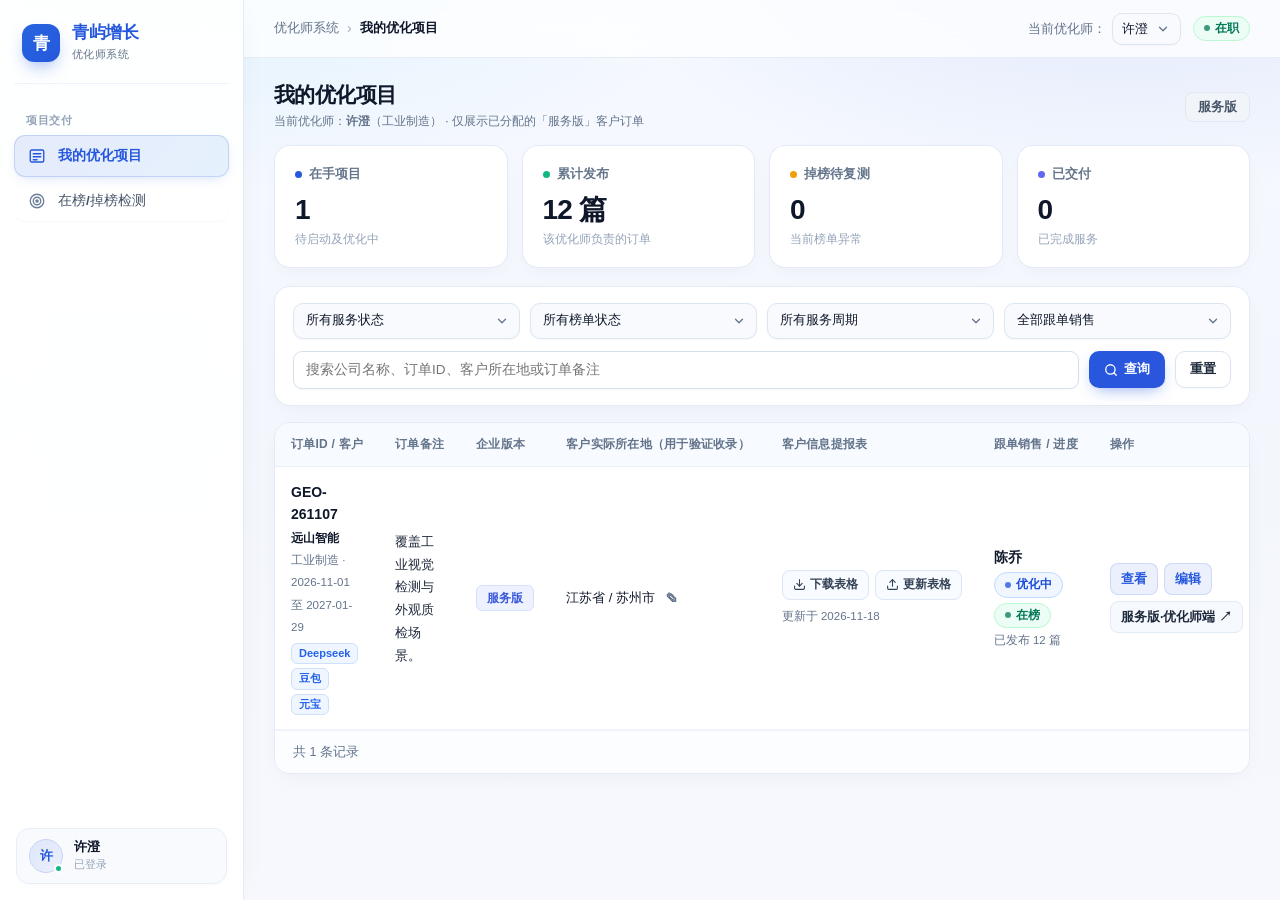
<file: optimizer.html>
<!doctype html>
<html lang="zh-CN">
<head>
<meta charset="utf-8"><meta name="viewport" content="width=device-width,initial-scale=1">
<title>GEO OEM · 优化师系统</title>
<style>
/* ==========================================================================
   GEO OEM Enterprise Design System — Unified Admin & Portal Theme
   ========================================================================== */
:root {
  --tenant-color: #1664ff;
  --blue: var(--tenant-color, #1664ff);
  --brand-hover: color-mix(in srgb, var(--blue) 86%, #06142e);
  --tint: color-mix(in srgb, var(--blue) 9%, #ffffff);
  --tint-strong: color-mix(in srgb, var(--blue) 15%, #ffffff);
  --brand-border: color-mix(in srgb, var(--blue) 26%, #ffffff);
  --brand-ring: color-mix(in srgb, var(--blue) 16%, transparent);

  --ink: #0f1d35;
  --ink-soft: #1e314f;
  --muted: #5a6d87;
  --subtle: #8496ae;
  --line: #e3eaf4;
  --line-strong: #d0dceb;
  --bg: #f4f7fc;
  --surface: #ffffff;
  --surface-subtle: #f8fafd;

  --green: #067647;
  --green-bg: #ecfdf5;
  --green-bd: #bbf7d0;
  --amber: #b45309;
  --amber-bg: #fffbeb;
  --amber-bd: #fde68a;
  --red: #be123c;
  --red-bg: #fff1f2;
  --red-bd: #fecdd3;

  --radius-sm: 8px;
  --radius-md: 11px;
  --radius-lg: 16px;
  --radius-xl: 20px;

  --shadow-xs: 0 1px 2px rgba(15, 29, 53, 0.035);
  --shadow-sm: 0 2px 8px -2px rgba(15, 29, 53, 0.05), 0 1px 3px rgba(15, 29, 53, 0.03);
  --shadow-md: 0 10px 28px -6px rgba(15, 29, 53, 0.08), 0 2px 6px rgba(15, 29, 53, 0.04);
  --shadow-dialog: 0 28px 90px -12px rgba(9, 20, 44, 0.28), 0 0 0 1px rgba(15, 29, 53, 0.06);

  --font: Inter, -apple-system, BlinkMacSystemFont, "PingFang SC", "Hiragino Sans GB", "Microsoft YaHei", sans-serif;
}

*, *::before, *::after {
  box-sizing: border-box;
}

html {
  scroll-behavior: smooth;
}

body {
  margin: 0;
  color: var(--ink);
  font: 14px/1.6 var(--font);
  -webkit-font-smoothing: antialiased;
  -moz-osx-font-smoothing: grayscale;
  background-color: var(--bg);
  background-image:
    radial-gradient(1000px 380px at 68% -60px, color-mix(in srgb, var(--blue) 7%, transparent), transparent 70%),
    radial-gradient(700px 320px at 15% -40px, rgba(56, 189, 248, 0.05), transparent 65%);
  background-attachment: fixed;
}

/* Custom Subtle Scrollbars */
::-webkit-scrollbar { width: 7px; height: 7px; }
::-webkit-scrollbar-track { background: transparent; }
::-webkit-scrollbar-thumb { background: #cbd5e1; border-radius: 999px; }
::-webkit-scrollbar-thumb:hover { background: #94a3b8; }

a {
  color: var(--blue);
  text-decoration: none;
  transition: color 0.16s ease, background-color 0.16s ease, border-color 0.16s ease;
}

h1, h2, h3, p {
  margin: 0;
}

h1 {
  font-size: 25px;
  font-weight: 700;
  letter-spacing: -0.025em;
  line-height: 1.28;
  color: var(--ink);
}

h2 {
  font-size: 16px;
  font-weight: 650;
  letter-spacing: -0.012em;
  color: var(--ink);
}

h3 {
  font-size: 15px;
  font-weight: 650;
  color: var(--ink);
}

.muted, small {
  color: var(--muted);
}

small {
  font-size: 12px;
  line-height: 1.45;
}

button, input, select, textarea {
  font: inherit;
}

button {
  cursor: pointer;
}

button:disabled {
  cursor: not-allowed;
  opacity: 0.5;
}

button:focus-visible, a:focus-visible, input:focus-visible, select:focus-visible, textarea:focus-visible, summary:focus-visible {
  outline: 2px solid var(--blue);
  outline-offset: 2px;
}

/* ==========================================================================
   App Shell: Sidebar & Sticky Glass Topbar
   ========================================================================== */
.layout {
  display: grid;
  grid-template-columns: 240px minmax(0, 1fr);
  min-height: 100vh;
}

.sidebar {
  position: sticky;
  top: 0;
  height: 100vh;
  display: flex;
  flex-direction: column;
  background: linear-gradient(180deg, #ffffff 0%, #fafcff 100%);
  border-right: 1px solid var(--line);
  box-shadow: 4px 0 24px rgba(15, 29, 53, 0.02);
  padding: 22px 14px 16px;
  overflow-y: auto;
  z-index: 35;
}

.brand {
  display: flex;
  align-items: center;
  gap: 12px;
  padding: 2px 10px 22px;
  margin-bottom: 4px;
  border-bottom: 1px solid #eef3f9;
  color: var(--ink);
}

.mark {
  min-width: 40px;
  height: 40px;
  border-radius: 11px;
  background: linear-gradient(140deg, color-mix(in srgb, var(--blue) 90%, #5cb8ff), var(--brand-hover));
  box-shadow:
    inset 0 1px 0 rgba(255, 255, 255, 0.35),
    0 6px 14px -3px color-mix(in srgb, var(--blue) 36%, transparent);
  display: grid;
  place-items: center;
  color: #ffffff;
  font-weight: 800;
  font-size: 18px;
  letter-spacing: -0.02em;
  flex-shrink: 0;
}

.brand b {
  font-size: 18px;
  font-weight: 750;
  line-height: 1.22;
  letter-spacing: -0.02em;
  color: var(--ink);
  display: block;
  overflow-wrap: anywhere;
}

html[style*="--tenant-color"] .brand b {
  color: var(--blue);
}

.brand small {
  display: inline-block;
  margin-top: 3px;
  font-size: 11px;
  font-weight: 500;
  color: var(--muted);
  letter-spacing: 0.04em;
}

.nav {
  padding-top: 8px;
}

.nav-label {
  font-size: 11px;
  font-weight: 700;
  letter-spacing: 0.08em;
  text-transform: uppercase;
  color: var(--subtle);
  padding: 16px 12px 6px;
}

.nav a, .nav button {
  position: relative;
  display: flex;
  align-items: center;
  justify-content: flex-start;
  gap: 11px;
  width: 100%;
  padding: 9px 12px;
  min-height: 40px;
  margin-bottom: 3px;
  color: #415572;
  font-size: 13.5px;
  font-weight: 500;
  border: 1px solid transparent;
  border-radius: 10px;
  background: transparent;
  text-align: left;
  transition: all 0.16s cubic-bezier(0.16, 1, 0.3, 1);
}

.nav a i, .nav button i {
  font-style: normal;
  display: inline-grid;
  place-items: center;
  width: 20px;
  height: 20px;
  flex: none;
  color: #6b7f99;
  transition: color 0.16s ease, transform 0.16s ease;
}

.nav a i svg, .nav button i svg {
  width: 18px;
  height: 18px;
}

.nav a:hover, .nav button:hover {
  background: #f2f6fc;
  color: var(--ink);
  border-color: transparent;
}

.nav a:hover i, .nav button:hover i {
  color: var(--blue);
}

.nav a[aria-current="page"], .nav button[aria-current="page"] {
  background: var(--tint);
  color: var(--blue);
  font-weight: 650;
  border-color: color-mix(in srgb, var(--blue) 14%, transparent);
  box-shadow: 0 1px 3px color-mix(in srgb, var(--blue) 6%, transparent);
}

.nav a[aria-current="page"]::before, .nav button[aria-current="page"]::before {
  content: "";
  position: absolute;
  left: -7px;
  top: 9px;
  bottom: 9px;
  width: 3.5px;
  border-radius: 999px;
  background: var(--blue);
}

.nav a[aria-current="page"] i, .nav button[aria-current="page"] i {
  color: var(--blue);
}

.side-foot {
  margin-top: auto;
  padding: 16px 2px 0;
}

.side-foot > div {
  display: flex;
  align-items: center;
  gap: 11px;
  padding: 11px 12px;
  background: var(--surface-subtle);
  border: 1px solid var(--line);
  border-radius: 12px;
}

.side-avatar {
  position: relative;
  width: 34px;
  height: 34px;
  display: grid;
  place-items: center;
  flex: none;
  background: linear-gradient(135deg, var(--tint-strong), var(--tint));
  border: 1px solid var(--brand-border);
  color: var(--blue);
  border-radius: 50%;
  font-weight: 700;
  font-size: 13px;
}

.side-avatar::after {
  content: "";
  position: absolute;
  right: -1px;
  bottom: -1px;
  width: 9px;
  height: 9px;
  border-radius: 50%;
  background: #10b981;
  border: 2px solid #ffffff;
}

.side-foot b {
  display: block;
  color: var(--ink);
  font-size: 13px;
  font-weight: 650;
  line-height: 1.3;
}

.side-foot small {
  display: block;
  font-size: 11px;
  color: var(--subtle);
  margin-top: 1px;
}

.topbar {
  position: sticky;
  top: 0;
  z-index: 25;
  min-height: 60px;
  padding: 10px 32px;
  display: flex;
  align-items: center;
  justify-content: space-between;
  gap: 14px;
  background: rgba(255, 255, 255, 0.84);
  backdrop-filter: blur(14px);
  -webkit-backdrop-filter: blur(14px);
  border-bottom: 1px solid rgba(227, 234, 244, 0.92);
}

.path {
  display: flex;
  gap: 8px;
  align-items: center;
  font-size: 13px;
}

.path-label {
  color: var(--muted);
  font-weight: 500;
}

.path-sep {
  color: #a1b2c8;
  font-size: 14px;
}

.topbar .path b {
  color: var(--ink);
  font-weight: 650;
}

main {
  max-width: 1480px;
  margin: 0 auto;
  padding: 26px 32px 52px;
}

/* ==========================================================================
   Headers: Hero Workspace Cover & Clean Subpage Header
   ========================================================================== */
.intro, .section-head, .actions, .filters {
  display: flex;
  align-items: center;
  justify-content: space-between;
  gap: 12px;
  flex-wrap: wrap;
}

.actions, .filters {
  justify-content: flex-start;
}

.intro:not(.workspace-cover) {
  margin: 0 0 16px;
  padding: 2px 0;
  background: transparent;
  border: 0;
  border-radius: 0;
  box-shadow: none;
  position: relative;
}

.intro:not(.workspace-cover)::before {
  display: none;
}

.intro:not(.workspace-cover) h1 {
  font-size: 20px;
  letter-spacing: -0.02em;
}

.intro p, .section-head p {
  margin-top: 4px;
  font-size: 13px;
}

.workspace-cover {
  position: relative;
  isolation: isolate;
  overflow: hidden;
  display: flex;
  align-items: center;
  min-height: 188px;
  padding: 28px 32px;
  margin-bottom: 20px;
  background:
    radial-gradient(ellipse at 86% 24%, color-mix(in srgb, var(--blue) 42%, #0ea5e9) 0%, transparent 56%),
    radial-gradient(ellipse at 65% 110%, rgba(14, 165, 233, 0.22), transparent 52%),
    linear-gradient(118deg, #071529 0%, #0b2240 58%, #10335c 100%);
  border: 1px solid rgba(56, 130, 246, 0.28);
  border-radius: var(--radius-xl);
  box-shadow: 0 14px 34px -10px rgba(8, 24, 54, 0.28), inset 0 1px 0 rgba(255, 255, 255, 0.1);
  color: #ffffff;
}

.workspace-cover h1 {
  font-size: clamp(24px, 2.6vw, 32px);
  line-height: 1.22;
  margin: 10px 0 8px;
  color: #ffffff;
  letter-spacing: -0.025em;
}

.workspace-cover p {
  margin: 0;
  color: #bfd4ee;
  font-size: 14px;
  max-width: 560px;
}

.cover-copy, .cover-action {
  position: relative;
  z-index: 1;
}

.cover-action {
  margin-top: 18px;
  display: flex;
  gap: 10px;
  flex-wrap: wrap;
}

.cover-label {
  display: inline-flex;
  align-items: center;
  gap: 7px;
  padding: 4px 11px;
  border-radius: 999px;
  background: rgba(255, 255, 255, 0.08);
  border: 1px solid rgba(255, 255, 255, 0.15);
  color: #bae6fd;
  font-size: 11.5px;
  font-weight: 600;
  letter-spacing: 0.05em;
  backdrop-filter: blur(6px);
}

.cover-label::before {
  content: "";
  width: 6px;
  height: 6px;
  border-radius: 50%;
  background: #38bdf8;
  box-shadow: 0 0 8px #38bdf8;
}

.cover-grid {
  position: absolute;
  inset: 0 0 0 42%;
  z-index: -1;
  opacity: 0.72;
  pointer-events: none;
  background:
    radial-gradient(circle, rgba(152, 223, 255, 0.45) 1px, transparent 1.5px) 0 0 / 24px 24px,
    repeating-linear-gradient(135deg, transparent 0 68px, rgba(119, 194, 255, 0.09) 69px 70px, transparent 71px 112px);
  mask-image: linear-gradient(90deg, transparent, #000 50%);
  -webkit-mask-image: linear-gradient(90deg, transparent, #000 50%);
}

.cover-grid::after {
  content: "";
  position: absolute;
  width: 380px;
  height: 120px;
  right: 3%;
  bottom: -26px;
  transform: rotate(-16deg);
  border: 1px solid rgba(148, 209, 247, 0.35);
  border-radius: 50%;
  box-shadow: 0 0 0 18px rgba(115, 197, 255, 0.04), 0 0 0 38px rgba(115, 197, 255, 0.03);
}

/* Cover light secondary buttons (e.g. return link inside dark cover) */
.workspace-cover .button:not(.primary) {
  background: rgba(255, 255, 255, 0.1);
  border-color: rgba(255, 255, 255, 0.22);
  color: #ffffff;
  backdrop-filter: blur(6px);
}
.workspace-cover .button:not(.primary):hover {
  background: rgba(255, 255, 255, 0.18);
  border-color: rgba(255, 255, 255, 0.38);
  color: #ffffff;
}

/* ==========================================================================
   Buttons & Action Links
   ========================================================================== */
.button, button {
  display: inline-flex;
  justify-content: center;
  align-items: center;
  gap: 6px;
  border: 1px solid var(--line-strong);
  border-radius: 9px;
  background: var(--surface);
  color: var(--ink-soft);
  font-size: 13px;
  font-weight: 600;
  padding: 7px 14px;
  min-height: 36px;
  white-space: nowrap;
  box-shadow: var(--shadow-xs);
  transition: all 0.16s cubic-bezier(0.16, 1, 0.3, 1);
}

.button:hover, button:hover {
  border-color: var(--blue);
  color: var(--blue);
  background: #fbfdff;
}

.button:active, button:active {
  transform: translateY(0.5px);
}

.primary, button.primary {
  background: linear-gradient(180deg, color-mix(in srgb, var(--blue) 94%, #ffffff) 0%, var(--blue) 100%);
  border-color: var(--blue);
  color: #ffffff;
  box-shadow:
    inset 0 1px 0 rgba(255, 255, 255, 0.22),
    0 4px 12px -2px color-mix(in srgb, var(--blue) 38%, transparent);
}

.primary:hover, button.primary:hover {
  background: linear-gradient(180deg, var(--blue) 0%, var(--brand-hover) 100%);
  border-color: var(--brand-hover);
  color: #ffffff;
  box-shadow:
    inset 0 1px 0 rgba(255, 255, 255, 0.22),
    0 6px 16px -2px color-mix(in srgb, var(--blue) 48%, transparent);
}

.cover-action .primary {
  box-shadow:
    inset 0 1px 0 rgba(255, 255, 255, 0.28),
    0 8px 22px rgba(10, 30, 82, 0.45);
}

.link-button {
  border: 1px solid transparent;
  color: var(--blue);
  padding: 4px 9px;
  min-height: 28px;
  font-size: 12.5px;
  font-weight: 600;
  background: var(--tint);
  border-radius: 7px;
  box-shadow: none;
}

.link-button:hover {
  background: var(--tint-strong);
  border-color: var(--brand-border);
  color: var(--brand-hover);
}

.order-preview {
  display: inline-flex;
  align-items: center;
  gap: 4px;
  padding: 4px 9px;
  min-height: 28px;
  border-radius: 7px;
  font-size: 12.5px;
  font-weight: 600;
  color: var(--ink-soft);
  background: #f3f6fb;
  border: 1px solid var(--line);
  white-space: nowrap;
}

.order-preview:hover {
  color: var(--blue);
  background: var(--tint);
  border-color: var(--brand-border);
}

.cell-actions {
  display: inline-flex;
  align-items: center;
  gap: 6px;
  flex-wrap: wrap;
}

/* ==========================================================================
   Panels, KPI Metrics & Progress Bars
   ========================================================================== */
.panel, .metric {
  background: var(--surface);
  border: 1px solid var(--line);
  border-radius: var(--radius-lg);
  box-shadow: var(--shadow-sm);
}

.panel {
  margin-bottom: 18px;
  overflow: hidden;
}

.pad {
  padding: 20px 22px;
}

.section-head {
  margin-bottom: 14px;
}

.panel > .pad:has(+ .scroll) {
  padding-bottom: 14px;
}

.metrics {
  display: grid;
  grid-template-columns: repeat(4, minmax(0, 1fr));
  gap: 14px;
  margin-bottom: 20px;
}

.metric {
  position: relative;
  padding: 18px 20px;
  min-height: 114px;
  display: flex;
  flex-direction: column;
  justify-content: space-between;
  overflow: hidden;
  transition: transform 0.18s ease, box-shadow 0.18s ease, border-color 0.18s ease;
}

.metric:hover {
  transform: translateY(-2px);
  box-shadow: var(--shadow-md);
  border-color: var(--brand-border);
}

.metric::before {
  content: "";
  position: absolute;
  top: 0;
  left: 0;
  right: 0;
  height: 3px;
  background: linear-gradient(90deg, var(--blue), #38bdf8);
  opacity: 0.85;
}

.metric:nth-child(2)::before { background: linear-gradient(90deg, #10b981, #34d399); }
.metric:nth-child(3)::before { background: linear-gradient(90deg, #f59e0b, #fbbf24); }
.metric:nth-child(4)::before { background: linear-gradient(90deg, #6366f1, #818cf8); }

.metric::after {
  content: "";
  position: absolute;
  top: -18px;
  right: -18px;
  width: 72px;
  height: 72px;
  border-radius: 50%;
  background: radial-gradient(circle, color-mix(in srgb, var(--blue) 9%, transparent) 0%, transparent 70%);
  pointer-events: none;
}

.metric span {
  color: var(--muted);
  font-size: 12.5px;
  font-weight: 600;
  letter-spacing: 0.01em;
}

.metric strong {
  display: block;
  font-size: 30px;
  font-weight: 750;
  line-height: 1.25;
  margin: 6px 0 4px;
  color: var(--ink);
  letter-spacing: -0.03em;
  font-variant-numeric: tabular-nums;
}

.metric small {
  font-size: 12px;
  color: var(--subtle);
}

.split {
  display: grid;
  grid-template-columns: minmax(0, 1.6fr) minmax(0, 1fr);
  gap: 18px;
}

.list-row {
  display: flex;
  align-items: center;
  justify-content: space-between;
  gap: 14px;
  padding: 13px 0;
  border-bottom: 1px solid #edf2f9;
}

.list-row:last-child {
  border-bottom: 0;
  padding-bottom: 2px;
}

.list-row small {
  display: block;
  margin-top: 3px;
}

.bar {
  height: 8px;
  background: #edf2fa;
  border-radius: 999px;
  overflow: hidden;
}

.bar i {
  display: block;
  height: 100%;
  background: linear-gradient(90deg, var(--blue), #38bdf8);
  border-radius: inherit;
  transition: width 0.35s cubic-bezier(0.16, 1, 0.3, 1);
}

/* ==========================================================================
   Semantic Status Badges (with Subtle Indicator Dot)
   ========================================================================== */
.badge {
  display: inline-flex;
  align-items: center;
  gap: 5px;
  border-radius: 999px;
  background: #f1f5f9;
  border: 1px solid #e2e8f0;
  padding: 2.5px 9px;
  font-size: 12px;
  font-weight: 600;
  line-height: 1.45;
  white-space: nowrap;
  color: #475569;
}

.badge::before {
  content: "";
  width: 6px;
  height: 6px;
  border-radius: 50%;
  background: currentColor;
  opacity: 0.75;
  flex-shrink: 0;
}

.badge.green {
  color: var(--green);
  background: var(--green-bg);
  border-color: var(--green-bd);
}

.badge.blue {
  color: var(--blue);
  background: var(--tint);
  border-color: var(--brand-border);
}

.badge.amber {
  color: var(--amber);
  background: var(--amber-bg);
  border-color: var(--amber-bd);
}

.badge.red {
  color: var(--red);
  background: var(--red-bg);
  border-color: var(--red-bd);
}

/* ==========================================================================
   Filters, Inputs & Modern Form Controls
   ========================================================================== */
.filters {
  padding: 14px 18px;
  gap: 10px;
  background: #fbfcfe;
  border-bottom: 1px solid var(--line);
}

.filters > label {
  display: inline-flex;
  align-items: center;
  gap: 8px;
  font-size: 13px;
  font-weight: 600;
  color: var(--muted);
}

.filters > .badge {
  margin-left: auto;
}

input:not([type="checkbox"]):not([type="radio"]):not([type="color"]), select, textarea {
  border: 1px solid var(--line-strong);
  border-radius: 9px;
  background: var(--surface);
  color: var(--ink);
  font-size: 13.5px;
  padding: 7px 12px;
  min-height: 38px;
  box-shadow: var(--shadow-xs);
  transition: border-color 0.16s ease, box-shadow 0.16s ease, background-color 0.16s ease;
}

input:not([type="checkbox"]):not([type="radio"]):hover, select:hover, textarea:hover {
  border-color: #b4c6de;
}

input:not([type="checkbox"]):not([type="radio"]):focus, select:focus, textarea:focus {
  outline: none;
  border-color: var(--blue);
  box-shadow: 0 0 0 3px var(--brand-ring);
  background: #ffffff;
}

input[readonly] {
  background: #f5f8fc;
  color: var(--muted);
  border-color: var(--line);
}

input[type="search"] {
  min-width: 240px;
  padding-left: 35px;
  background-image: url("data:image/svg+xml,%3Csvg xmlns='http://www.w3.org/2000/svg' width='15' height='15' viewBox='0 0 24 24' fill='none' stroke='%23788ba5' stroke-width='2' stroke-linecap='round' stroke-linejoin='round'%3E%3Ccircle cx='11' cy='11' r='8'/%3E%3Cpath d='m21 21-4.3-4.3'/%3E%3C/svg%3E");
  background-repeat: no-repeat;
  background-position: 11px center;
}

select {
  appearance: none;
  -webkit-appearance: none;
  padding-right: 32px;
  background-image: url("data:image/svg+xml,%3Csvg xmlns='http://www.w3.org/2000/svg' width='14' height='14' viewBox='0 0 24 24' fill='none' stroke='%235a6d87' stroke-width='2.2' stroke-linecap='round' stroke-linejoin='round'%3E%3Cpath d='m6 9 6 6 6-6'/%3E%3C/svg%3E");
  background-repeat: no-repeat;
  background-position: right 10px center;
}

input[type="color"] {
  width: 56px;
  height: 38px;
  padding: 3px;
  border: 1px solid var(--line-strong);
  border-radius: 9px;
  background: var(--surface);
  cursor: pointer;
}

textarea {
  resize: vertical;
  min-height: 92px;
  line-height: 1.55;
}

/* ==========================================================================
   Data Tables & Collapsible Customer Groups
   ========================================================================== */
.scroll {
  overflow-x: auto;
}

table {
  border-collapse: collapse;
  width: 100%;
  min-width: 560px;
  text-align: left;
  font-variant-numeric: tabular-nums;
}

th, td {
  padding: 13px 16px;
  border-bottom: 1px solid #edf2f9;
  vertical-align: middle;
}

th {
  background: #f7f9fc;
  color: #51647f;
  font-size: 12px;
  font-weight: 650;
  letter-spacing: 0.02em;
  white-space: nowrap;
  border-bottom: 1px solid var(--line);
}

tbody tr {
  transition: background-color 0.12s ease;
}

tbody tr:last-child td {
  border-bottom: 0;
}

tbody tr:hover {
  background: #f6f9ff;
}

td b {
  color: var(--ink);
  font-weight: 650;
}

td small {
  font-size: 11.5px;
  color: var(--subtle);
}

.table-foot {
  padding: 12px 18px;
  border-top: 1px solid var(--line);
  background: #fafcfe;
  color: var(--muted);
  font-size: 12.5px;
  font-weight: 500;
}

.empty {
  text-align: center;
  color: var(--muted);
  padding: 42px 24px;
  font-size: 13.5px;
}

.customer-group {
  border-bottom: 1px solid var(--line);
  transition: background-color 0.16s ease;
}

.customer-group:last-child {
  border-bottom: 0;
}

.customer-group summary {
  display: flex;
  align-items: center;
  gap: 13px;
  padding: 15px 18px;
  cursor: pointer;
  list-style: none;
  transition: background-color 0.15s ease;
}

.customer-group summary::-webkit-details-marker {
  display: none;
}

.customer-group summary::before {
  content: "";
  width: 7px;
  height: 7px;
  border-right: 2px solid #647b98;
  border-bottom: 2px solid #647b98;
  transform: rotate(-45deg);
  flex: none;
  transition: transform 0.18s ease, border-color 0.18s ease;
}

.customer-group[open] summary::before {
  transform: rotate(45deg);
  border-color: var(--blue);
}

.customer-group summary:hover {
  background: #f7faff;
}

.customer-group[open] > summary {
  background: #f3f8ff;
}

.customer-group summary b {
  font-size: 14.5px;
  color: var(--ink);
}

.customer-group summary small {
  display: block;
  margin-top: 2px;
  color: var(--muted);
}

.customer-group summary .badge {
  margin-left: auto;
}

.customer-orders {
  border-top: 1px solid var(--line);
  padding: 14px 18px 16px;
  background: #fbfdff;
}

.customer-orders .section-head {
  margin: 0 0 10px;
}

.customer-orders .section-head h2 {
  font-size: 13.5px;
  color: var(--muted);
}

.customer-orders .scroll {
  border: 1px solid var(--line);
  border-radius: 11px;
  background: #ffffff;
}

/* ==========================================================================
   Dialogs, Property Lists & Toast Notifications
   ========================================================================== */
dialog {
  width: min(580px, calc(100% - 28px));
  max-height: calc(100dvh - 32px);
  border: 1px solid var(--line);
  border-radius: var(--radius-xl);
  background: var(--surface);
  color: var(--ink);
  padding: 0;
  box-shadow: var(--shadow-dialog);
  overflow: auto;
}

dialog::backdrop {
  background: rgba(11, 22, 44, 0.46);
  backdrop-filter: blur(5px);
  -webkit-backdrop-filter: blur(5px);
}

dialog > .section-head {
  position: sticky;
  top: 0;
  z-index: 3;
  background: rgba(255, 255, 255, 0.94);
  backdrop-filter: blur(10px);
  padding: 17px 22px;
  margin: 0;
  border-bottom: 1px solid var(--line);
}

dialog > .section-head h2 {
  font-size: 17px;
  font-weight: 700;
}

dialog > .section-head form button {
  width: 32px;
  height: 32px;
  min-height: 32px;
  padding: 0;
  border-radius: 8px;
  border-color: transparent;
  background: #f1f5f9;
  color: #475569;
  box-shadow: none;
}

dialog > .section-head form button:hover {
  background: #e2e8f0;
  color: var(--ink);
}

#dialogBody {
  padding: 20px 22px 22px;
}

.form-grid {
  display: grid;
  grid-template-columns: 1fr 1fr;
  gap: 14px;
  margin: 4px 0 20px;
}

.form-grid > label {
  display: grid;
  gap: 6px;
  font-size: 13px;
  font-weight: 600;
  color: var(--ink-soft);
}

.wide {
  grid-column: 1 / -1;
}

dl {
  display: grid;
  grid-template-columns: 112px 1fr;
  gap: 10px 14px;
  margin: 4px 0 18px;
  padding: 14px 16px;
  background: var(--surface-subtle);
  border: 1px solid var(--line);
  border-radius: 12px;
}

dt {
  color: var(--muted);
  font-size: 13px;
  font-weight: 500;
}

dd {
  margin: 0;
  color: var(--ink);
  font-weight: 600;
  overflow-wrap: anywhere;
}

.toast {
  position: fixed;
  right: 24px;
  bottom: 24px;
  background: #0f1d35;
  color: #ffffff;
  padding: 11px 18px;
  border-radius: 11px;
  font-size: 13.5px;
  font-weight: 500;
  box-shadow: 0 14px 34px rgba(9, 20, 44, 0.28), inset 0 1px 0 rgba(255, 255, 255, 0.12);
  z-index: 90;
}

.portal-section {
  scroll-margin-top: 76px;
}

/* ==========================================================================
   HQ Specific Controls (Module Pill Checkboxes & Pricing Grid)
   ========================================================================== */
.hq-module-tags {
  display: flex;
  flex-wrap: wrap;
  gap: 5px;
  max-width: 360px;
}

.hq-module-tags .badge::before {
  display: none;
}

.hq-permissions {
  border: 1px solid var(--line);
  background: var(--surface-subtle);
  border-radius: 12px;
  padding: 12px 14px 14px;
  display: flex;
  flex-wrap: wrap;
  gap: 8px;
}

.hq-permissions legend, .hq-price-fields legend {
  padding: 0 6px;
  font-size: 12.5px;
  font-weight: 700;
  color: var(--ink-soft);
}

.hq-permissions label {
  display: inline-flex;
  align-items: center;
  gap: 6px;
  padding: 6px 11px;
  border-radius: 8px;
  background: #ffffff;
  border: 1px solid var(--line-strong);
  font-size: 13px;
  font-weight: 500;
  color: var(--ink-soft);
  cursor: pointer;
  transition: all 0.15s ease;
}

.hq-permissions label:hover {
  border-color: var(--blue);
}

.hq-permissions label:has(input:checked) {
  background: var(--tint);
  border-color: var(--blue);
  color: var(--blue);
  font-weight: 600;
}

.hq-permissions input {
  min-height: auto;
  margin: 0;
  accent-color: var(--blue);
}

.hq-price-fields {
  display: grid;
  grid-template-columns: repeat(2, minmax(0, 1fr));
  gap: 12px;
  border: 1px solid var(--line);
  background: var(--surface-subtle);
  border-radius: 12px;
  padding: 12px 14px 14px;
}

.hq-price-fields label {
  display: grid;
  gap: 5px;
  font-size: 12.5px;
  font-weight: 600;
  color: var(--ink-soft);
}

.hq-price-fields small {
  grid-column: 1 / -1;
  color: var(--muted);
}

.hq-price-fields input {
  width: 100%;
  min-width: 0;
}

/* ==========================================================================
   Responsive Breakpoints
   ========================================================================== */
@media (max-width: 1024px) {
  .layout { grid-template-columns: 196px minmax(0, 1fr); }
  main, .topbar { padding-inline: 20px; }
  .split { grid-template-columns: 1fr; }
  .metrics { grid-template-columns: repeat(2, minmax(0, 1fr)); }
  .workspace-cover { padding: 24px; min-height: 164px; }
}

@media (max-width: 720px) {
  .layout { display: block; }
  .sidebar { position: static; height: auto; padding: 14px 14px 10px; }
  .brand { padding: 0 4px 12px; margin-bottom: 6px; }
  .nav { display: flex; gap: 4px; flex-wrap: wrap; padding-top: 2px; }
  .nav a, .nav button { width: auto; margin: 0; padding: 6px 10px; min-height: 34px; gap: 6px; font-size: 13px; }
  .nav a[aria-current="page"]::before, .nav button[aria-current="page"]::before { display: none; }
  .nav-label, .side-foot { display: none; }
  .topbar { padding: 8px 14px; min-height: 52px; }
  main { padding: 16px 14px 36px; }
  .workspace-cover { padding: 20px 18px; min-height: 146px; border-radius: 15px; }
  .cover-grid { inset: 0 0 0 28%; }
  .path-label, .path-sep { display: none; }
  .form-grid, .hq-price-fields { grid-template-columns: 1fr; }
}
.det-pills { display: flex; flex-wrap: wrap; gap: 8px; padding: 14px 18px 0; }
.det-pill {
  display: inline-flex; align-items: center; gap: 6px; min-height: 32px; padding: 4px 12px;
  border-radius: 999px; border: 1px solid var(--line); background: #fff; color: var(--ink-soft);
  font-size: 12.5px; font-weight: 600; cursor: pointer;
}
.det-pill:hover { border-color: #93c5fd; color: var(--blue); background: #eff6ff; }
.det-pill.active { background: var(--blue); border-color: var(--blue); color: #fff; }
.det-pill.danger.active { background: var(--red); border-color: var(--red); color: #fff; }
.det-pill i { font-style: normal; font-size: 11px; padding: 1px 6px; border-radius: 999px; background: rgba(15, 23, 42, 0.08); }
.det-pill.active i { background: rgba(255, 255, 255, 0.24); }
.plat-tag {
  display: inline-flex; align-items: center; padding: 2px 9px; border-radius: 6px;
  font-size: 12px; font-weight: 650; white-space: nowrap;
}
.plat-ds { background: #eff6ff; color: #1d4ed8; border: 1px solid #bfdbfe; }
.plat-db { background: #ecfeff; color: #0e7490; border: 1px solid #a5f3fc; }
.plat-ty { background: #f5f3ff; color: #6d28d9; border: 1px solid #ddd6fe; }
.plat-yb { background: #ecfdf5; color: #047857; border: 1px solid #a7f3d0; }
.plat-km { background: #f8fafc; color: #334155; border: 1px solid #cbd5e1; }
.kw-type-chip {
  display: inline-block; margin-top: 3px; padding: 1px 6px; border-radius: 4px;
  font-size: 11px; font-weight: 600; color: var(--muted); background: #f1f5f9;
}
.det-change-down { color: var(--red); font-weight: 650; font-size: 12px; }
.det-change-up { color: var(--green); font-weight: 650; font-size: 12px; }
.det-plat-checks { display: flex; flex-wrap: wrap; gap: 10px 14px; padding: 10px 12px; border: 1px solid var(--line); border-radius: 10px; background: #f8fafc; }
.det-plat-checks label { display: inline-flex; align-items: center; gap: 6px; font-size: 13px; font-weight: 600; cursor: pointer; }
.det-plat-checks input[type="checkbox"] { min-height: auto; margin: 0; accent-color: var(--blue); }
/* 我的优化项目 — 筛选卡 + 客户实际所在地 + 客户信息提报表 */
.opt-proj-head { display: flex; align-items: center; justify-content: space-between; gap: 12px; margin-bottom: 14px; }
.opt-proj-head h1 { font-size: 21px; font-weight: 750; }
.opt-ver-badge-top {
  display: inline-flex; align-items: center; padding: 4px 12px; border-radius: 8px;
  background: #f1f5f9; border: 1px solid #e2e8f0; color: #475569; font-size: 12.5px; font-weight: 650;
}
.opt-filter-card {
  background: #ffffff; border: 1px solid var(--line); border-radius: 14px;
  padding: 16px 18px; margin-bottom: 16px; box-shadow: var(--shadow-xs);
}
.opt-filter-selects {
  display: grid; grid-template-columns: repeat(4, minmax(150px, 1fr)); gap: 10px; margin-bottom: 12px;
}
.opt-filter-selects select {
  width: 100%; min-height: 36px; padding: 6px 12px; border-radius: 9px;
  border: 1px solid #e2e8f0; background: #f8fafd; color: var(--ink); font-size: 13px;
}
.opt-filter-search { display: flex; gap: 10px; align-items: center; }
.opt-filter-search input {
  flex: 1; min-width: 0; min-height: 38px; padding: 7px 14px; border-radius: 9px;
  border: 1px solid #e2e8f0; background: #f8fafd; font-size: 13px;
}
.opt-filter-search input:focus, .opt-filter-selects select:focus {
  background: #ffffff; border-color: var(--blue); outline: none;
}
.opt-ver-pill {
  display: inline-flex; align-items: center; padding: 2.5px 10px; border-radius: 6px; white-space: nowrap;
  background: #eef2ff; color: #3b5bdb; border: 1px solid #d5e0ff; font-size: 12px; font-weight: 650;
}
.opt-sheet-btns { display: inline-flex; align-items: center; gap: 6px; white-space: nowrap; }
.opt-sheet-btn {
  min-height: 28px; padding: 3px 10px; border-radius: 7px; font-size: 12px; font-weight: 600;
  border: 1px solid #dbe4f0; background: #ffffff; color: #334155; box-shadow: none;
}
.opt-sheet-btn:hover { border-color: var(--blue); color: var(--blue); background: #f8fbff; }
.opt-sheet-btn.muted-sheet { color: #94a3b8; border-color: #e2e8f0; background: #f8fafc; }
.opt-loc-cell { display: inline-flex; align-items: center; gap: 6px; font-size: 13px; color: var(--ink); white-space: nowrap; }
.opt-loc-edit {
  border: 0 !important; background: transparent !important; box-shadow: none !important;
  padding: 2px 5px !important; min-height: auto !important; color: #64748b !important; font-size: 12px !important;
}
.opt-loc-edit:hover { color: var(--blue) !important; }
@media (max-width: 900px) {
  .opt-filter-selects { grid-template-columns: repeat(2, 1fr); }
}
.opt-ro-input {
  background: #f3f5f8 !important;
  border-color: #e6ebf2 !important;
  color: #334155 !important;
  cursor: default;
}
.plat-ms-wrap {
  position: relative;
}
.plat-ms-box {
  min-height: 44px;
  padding: 6px 36px 6px 10px;
  border-radius: 10px;
  border: 1.5px solid #dce5f2;
  background: #ffffff;
  display: flex;
  flex-wrap: wrap;
  align-items: center;
  gap: 7px;
  cursor: pointer;
  position: relative;
  transition: border-color 0.15s ease, box-shadow 0.15s ease;
}
.plat-ms-box:hover, .plat-ms-wrap.open .plat-ms-box {
  border-color: #3b82f6;
  box-shadow: 0 0 0 3px rgba(59, 130, 246, 0.12);
}
.plat-ms-caret {
  position: absolute;
  right: 12px;
  top: 50%;
  transform: translateY(-50%);
  color: #64748b;
  pointer-events: none;
  transition: transform 0.15s ease;
}
.plat-ms-wrap.open .plat-ms-caret {
  transform: translateY(-50%) rotate(180deg);
  color: #2563eb;
}
.plat-chip {
  display: inline-flex;
  align-items: center;
  gap: 5px;
  padding: 3px 9px;
  border-radius: 7px;
  background: #eff6ff;
  border: 1px solid #bfdbfe;
  color: #2563eb;
  font-size: 13px;
  font-weight: 600;
  line-height: 1.4;
}
.plat-chip button {
  border: 0;
  background: transparent;
  color: #60a5fa;
  font-size: 14px;
  line-height: 1;
  padding: 0 1px;
  min-height: auto;
  box-shadow: none;
  cursor: pointer;
}
.plat-chip button:hover {
  color: #1d4ed8;
  background: transparent;
}
.plat-ms-menu {
  position: absolute;
  left: 0;
  right: 0;
  top: calc(100% + 6px);
  z-index: 30;
  background: #ffffff;
  border: 1px solid #dce5f2;
  border-radius: 12px;
  box-shadow: 0 12px 30px rgba(15, 29, 53, 0.12);
  padding: 6px;
  display: none;
  grid-template-columns: repeat(2, minmax(0, 1fr));
  gap: 4px;
}
.plat-ms-wrap.open .plat-ms-menu {
  display: grid;
}
.plat-ms-opt {
  display: flex;
  align-items: center;
  justify-content: space-between;
  padding: 8px 10px;
  border-radius: 8px;
  border: 0;
  background: transparent;
  color: #334155;
  font-size: 13px;
  font-weight: 500;
  min-height: auto;
  box-shadow: none;
  cursor: pointer;
  text-align: left;
}
.plat-ms-opt:hover {
  background: #f1f6ff;
  color: #1d4ed8;
}
.plat-ms-opt.active {
  background: #eff6ff;
  color: #1d4ed8;
  font-weight: 650;
}
.opt-sec-title {
  font-size: 13.5px;
  font-weight: 700;
  color: #0f172a;
  margin: 16px 0 8px;
}
.opt-quota-box {
  border-radius: 12px;
  background: #f5f7fa;
  border: 1px solid #eaedf2;
  padding: 14px 16px;
}
.opt-quota-grid {
  display: grid;
  grid-template-columns: repeat(4, minmax(0, 1fr));
  gap: 12px;
}
.opt-quota-item small {
  display: block;
  font-size: 12px;
  color: #64748b;
  margin-bottom: 4px;
}
.opt-quota-item b {
  display: block;
  font-size: 15px;
  font-weight: 750;
  color: #0f172a;
}
.opt-quota-foot {
  margin-top: 10px;
  font-size: 12px;
  color: #94a3b8;
}
.opt-divider {
  border: 0;
  border-top: 1px solid #edf2f7;
  margin: 16px 0 14px;
}
.opt-log-head {
  display: flex;
  align-items: center;
  justify-content: space-between;
  margin-bottom: 10px;
}
.opt-log-head b {
  font-size: 13.5px;
  color: #0f172a;
}
.opt-log-head span {
  font-size: 12px;
  color: #94a3b8;
}
.opt-log-box {
  border: 1.5px dashed #dce3ee;
  border-radius: 12px;
  padding: 14px 16px;
  min-height: 76px;
  background: #fcfdff;
}
.opt-log-empty {
  text-align: center;
  padding: 16px 0;
  font-size: 13px;
  color: #94a3b8;
}
.opt-log-list {
  display: grid;
  gap: 8px;
  max-height: 150px;
  overflow-y: auto;
}
.opt-log-row {
  display: flex;
  justify-content: space-between;
  gap: 12px;
  font-size: 12.5px;
  color: #334155;
  padding-bottom: 7px;
  border-bottom: 1px solid #f1f5f9;
}
.opt-log-row:last-child { border-bottom: 0; padding-bottom: 0; }
.opt-plat-tags {
  display: flex;
  flex-wrap: wrap;
  gap: 4px;
  margin-top: 5px;
}
.opt-plat-tag {
  display: inline-flex;
  align-items: center;
  padding: 1px 7px;
  border-radius: 6px;
  background: #eff6ff;
  border: 1px solid #cfe0fc;
  color: #2563eb;
  font-size: 11px;
  font-weight: 600;
}
</style>
<link rel="stylesheet" href="./admin-theme-pro.css">
</head>
<body data-role="优化师">
<div class="layout">
  <aside class="sidebar">
    <a class="brand" href="#overview"><span class="mark" id="brandMark" aria-hidden="true">青</span><span><b id="brand">青屿增长</b><small>优化师系统</small></span></a>
    <nav id="nav" class="nav" aria-label="主导航"></nav>
    <div class="side-foot"><div><span class="side-avatar" id="accountMark" aria-hidden="true">管</span><span><b id="account"></b><small>已登录</small></span></div></div>
  </aside>
  <div>
    <header class="topbar"><span class="path"><span class="path-label">优化师系统</span><span class="path-sep" aria-hidden="true">›</span><b id="crumb"></b></span><div id="toolbar" class="actions"></div></header>
    <main id="main"></main>
  </div>
</div>
<dialog id="dialog" aria-labelledby="dialogTitle">
  <div class="section-head"><h2 id="dialogTitle"></h2><form method="dialog"><button aria-label="关闭"><svg width="16" height="16" viewBox="0 0 24 24" fill="none" stroke="currentColor" stroke-width="2.2" stroke-linecap="round"><path d="M18 6 6 18M6 6l12 12"/></svg></button></form></div>
  <div id="dialogBody"></div>
</dialog>
<div id="toast" class="toast" role="status" hidden></div>
<script>
const $ = selector => document.querySelector(selector);
const esc = value => String(value ?? '').replace(/[&<>"']/g, ch => ({'&':'&amp;','<':'&lt;','>':'&gt;','"':'&quot;',"'":'&#39;'}[ch]));
const badge = (label, color = '') => `<span class="badge ${color}">${esc(label)}</span>`;
const metric = (label, value, detail) => `<article class="metric"><span>${esc(label)}</span><strong>${esc(value)}</strong><small>${esc(detail)}</small></article>`;
const NAV_ICONS = {
  overview: '<svg viewBox="0 0 24 24" fill="none" stroke="currentColor" stroke-width="1.8" stroke-linecap="round" stroke-linejoin="round"><rect x="3" y="3" width="7" height="7" rx="1.5"/><rect x="14" y="3" width="7" height="7" rx="1.5"/><rect x="3" y="14" width="7" height="7" rx="1.5"/><rect x="14" y="14" width="7" height="7" rx="1.5"/></svg>',
  partners: '<svg viewBox="0 0 24 24" fill="none" stroke="currentColor" stroke-width="1.8" stroke-linecap="round" stroke-linejoin="round"><path d="M16 21v-2a4 4 0 0 0-4-4H6a4 4 0 0 0-4 4v2"/><circle cx="9" cy="7" r="4"/><path d="M22 21v-2a4 4 0 0 0-3-3.87"/><path d="M16 3.13a4 4 0 0 1 0 7.75"/></svg>',
  customers: '<svg viewBox="0 0 24 24" fill="none" stroke="currentColor" stroke-width="1.8" stroke-linecap="round" stroke-linejoin="round"><path d="M3 21h18"/><path d="M5 21V5a2 2 0 0 1 2-2h10a2 2 0 0 1 2 2v16"/><path d="M9 9h2m2 0h2M9 13h2m2 0h2M9 17h6"/></svg>',
  orders: '<svg viewBox="0 0 24 24" fill="none" stroke="currentColor" stroke-width="1.8" stroke-linecap="round" stroke-linejoin="round"><path d="M14 2H6a2 2 0 0 0-2 2v16a2 2 0 0 0 2 2h12a2 2 0 0 0 2-2V8z"/><polyline points="14 2 14 8 20 8"/><line x1="8" y1="13" x2="16" y2="13"/><line x1="8" y1="17" x2="13" y2="17"/></svg>',
  billing: '<svg viewBox="0 0 24 24" fill="none" stroke="currentColor" stroke-width="1.8" stroke-linecap="round" stroke-linejoin="round"><rect x="2" y="5" width="20" height="14" rx="2"/><line x1="2" y1="10" x2="22" y2="10"/><line x1="6" y1="15" x2="10" y2="15"/></svg>',
  sales: '<svg viewBox="0 0 24 24" fill="none" stroke="currentColor" stroke-width="1.8" stroke-linecap="round" stroke-linejoin="round"><circle cx="12" cy="8" r="4"/><path d="M5 20a7 7 0 0 1 14 0"/></svg>',
  optimizers: '<svg viewBox="0 0 24 24" fill="none" stroke="currentColor" stroke-width="1.8" stroke-linecap="round" stroke-linejoin="round"><path d="m12 3 1.9 4.6L18.5 9.5l-4.6 1.9L12 16l-1.9-4.6L5.5 9.5l4.6-1.9Z"/><path d="M19 16l.9 2.1L22 19l-2.1.9L19 22l-.9-2.1L16 19l2.1-.9Z"/></svg>',
  operations: '<svg viewBox="0 0 24 24" fill="none" stroke="currentColor" stroke-width="1.8" stroke-linecap="round" stroke-linejoin="round"><polyline points="22 12 18 12 15 21 9 3 6 12 2 12"/></svg>',
  brand: '<svg viewBox="0 0 24 24" fill="none" stroke="currentColor" stroke-width="1.8" stroke-linecap="round" stroke-linejoin="round"><circle cx="13.5" cy="6.5" r=".5" fill="currentColor"/><circle cx="17.5" cy="10.5" r=".5" fill="currentColor"/><circle cx="8.5" cy="7.5" r=".5" fill="currentColor"/><circle cx="6.5" cy="12.5" r=".5" fill="currentColor"/><path d="M12 2C6.5 2 2 6.5 2 12s4.5 10 10 10c.93 0 1.5-.67 1.5-1.5 0-.39-.15-.74-.39-1.01-.23-.26-.38-.61-.38-1 0-.83.67-1.5 1.5-1.5H16c3.31 0 6-2.69 6-6 0-4.96-4.49-9-10-9z"/></svg>',
  projects: '<svg viewBox="0 0 24 24" fill="none" stroke="currentColor" stroke-width="1.8" stroke-linecap="round" stroke-linejoin="round"><rect x="3" y="4" width="18" height="16" rx="2"/><line x1="7" y1="9" x2="17" y2="9"/><line x1="7" y1="13" x2="17" y2="13"/><line x1="7" y1="17" x2="12" y2="17"/></svg>',
  detection: '<svg viewBox="0 0 24 24" fill="none" stroke="currentColor" stroke-width="1.8" stroke-linecap="round" stroke-linejoin="round"><circle cx="12" cy="12" r="9"/><circle cx="12" cy="12" r="5"/><circle cx="12" cy="12" r="1.5" fill="currentColor"/></svg>',
  keywords: '<svg viewBox="0 0 24 24" fill="none" stroke="currentColor" stroke-width="1.8" stroke-linecap="round" stroke-linejoin="round"><path d="m12 2 2.4 5.6L20 10l-5.6 2.4L12 18l-2.4-5.6L4 10l5.6-2.4Z"/><path d="M19 16l1 2 2 1-2 1-1 2-1-2-2-1 2-1Z"/></svg>',
  baseline: '<svg viewBox="0 0 24 24" fill="none" stroke="currentColor" stroke-width="1.8" stroke-linecap="round" stroke-linejoin="round"><path d="M12 20a8 8 0 1 0 0-16 8 8 0 0 0 0 16Z"/><path d="m15 9-3 3"/><circle cx="12" cy="12" r="1.2" fill="currentColor"/></svg>',
  diagnosis: '<svg viewBox="0 0 24 24" fill="none" stroke="currentColor" stroke-width="1.8" stroke-linecap="round" stroke-linejoin="round"><path d="M3 3v18h18"/><path d="m19 9-5 5-4-4-3 3"/></svg>'
};
const navGlyph = (id, fallback) => NAV_ICONS[id] || fallback;
const formatCell = cell => typeof cell === 'string' && cell.includes('\u3000') ? `<div class="cell-actions">${cell.replaceAll('\u3000','')}</div>` : cell;
const table = (head, rows) => `<div class="scroll"><table><thead><tr>${head.map(h=>`<th scope="col">${esc(h)}</th>`).join('')}</tr></thead><tbody>${rows.length ? rows.map(row=>`<tr>${row.map(cell=>`<td>${formatCell(cell)}</td>`).join('')}</tr>`).join('') : `<tr><td colspan="${head.length}" class="empty">没有符合条件的记录</td></tr>`}</tbody></table></div>`;
const options = (values, current = '') => values.map(value=>`<option${value===current?' selected':''}>${esc(value)}</option>`).join('');
const details = items => `<dl>${items.map(([key,value])=>`<dt>${esc(key)}</dt><dd>${esc(value)}</dd>`).join('')}</dl>`;
const section = (title, action = '') => `<div class="section-head"><h2>${esc(title)}</h2>${action}</div>`;
function load(key, fallback) {
  try { return JSON.parse(localStorage.getItem(key)) ?? fallback; } catch { return fallback; }
}
function save(key, data) {
  try { localStorage.setItem(key, JSON.stringify(data)); return true; } catch { return false; }
}
let toastTimer;
function toast(message) {
  $('#toast').textContent = message;
  $('#toast').hidden = false;
  clearTimeout(toastTimer);
  toastTimer = setTimeout(()=>$('#toast').hidden=true, 2800);
}
function modal(title, body) {
  $('#dialogTitle').textContent = title;
  $('#dialogBody').innerHTML = body;
  $('#dialog').showModal();
}
function paintNav(groups, current) {
  $('#nav').innerHTML = groups.map(([label, items])=>`<div class="nav-label">${esc(label)}</div>`+
    items.map(([id, icon, text])=>`<a href="#${id}" ${id===current?'aria-current="page"':''}><i aria-hidden="true">${navGlyph(id, icon)}</i>${esc(text)}</a>`).join('')).join('');
}

// 修改下方的示例数据和页面逻辑即可自定义本原型。
const orderVersions = ['工具版','服务版'];
function orderVersion(value) {
  if (value==='GEO 监测版' || value==='标准版') return '工具版';
  if (value==='GEO 增长版') return '服务版';
  return orderVersions.includes(value) ? value : '—';
}
// Shared example data for headquarters, agency and staff previews.
const tenantFixtures = {
  'OEM-001': {
    brand:'青屿增长', color:'#2558dc',
    people:[
      {name:'陈乔',role:'销售',team:'行业客户组',status:'在职'}, {name:'林佳',role:'销售',team:'渠道客户组',status:'在职'},
      {name:'许澄',role:'优化师',team:'工业制造',status:'在职'}, {name:'周言',role:'优化师',team:'消费与服务',status:'在职'},
      {name:'宋知',role:'优化师',team:'企业软件',status:'在职'}
    ],
    orders:[
      {id:'GEO-261107',customer:'远山智能',industry:'工业制造',package:'服务版',amount:19800,sales:'陈乔',owner:'许澄',service:'优化中',rank:'在榜',start:'2026-11-01',end:'2027-01-29',renewal:'待联系',published:12,note:'覆盖工业视觉检测与外观质检场景。'},
      {id:'GEO-261105',customer:'星海精密',industry:'工业制造',package:'服务版',amount:19800,sales:'陈乔',owner:'',service:'待派单',rank:'暂无监测数据',start:'2026-11-16',end:'2027-02-14',renewal:'待联系',published:0,note:'新建服务版订单，待分配优化师。'},
      {id:'GEO-261104',customer:'知禾软件',industry:'企业软件',package:'工具版',amount:9800,sales:'林佳',owner:'',service:'使用中',rank:'在榜',start:'2026-11-14',end:'2027-02-11',renewal:'待联系',published:8,note:'工具版客户自助运营，已开通账号。'},
      {id:'GEO-261098',customer:'木石家居',industry:'家居建材',package:'服务版',amount:19800,sales:'陈乔',owner:'周言',service:'优化中',rank:'掉榜',start:'2026-10-14',end:'2027-01-11',renewal:'待联系',published:7,note:'优先复测全屋定制相关问题。'},
      {id:'GEO-261082',customer:'新桥门窗',industry:'家居建材',package:'服务版',amount:19800,sales:'林佳',owner:'周言',service:'已交付',rank:'在榜',start:'2026-09-16',end:'2026-12-15',renewal:'跟进中',published:16,note:'已发送阶段报告，约本周沟通续费。'},
      {id:'GEO-261075',customer:'澄川智造',industry:'工业制造',package:'工具版',amount:9800,sales:'陈乔',owner:'',service:'使用中',rank:'未上榜',start:'2026-09-09',end:'2026-12-08',renewal:'待联系',published:14,note:'工具版客户自助使用，跟单销售持续跟进。'},
      {id:'GEO-261070',customer:'远山智能',industry:'工业制造',package:'工具版',amount:9800,sales:'陈乔',owner:'',service:'已交付',rank:'在榜',start:'2026-08-01',end:'2026-10-29',renewal:'已续费',published:10,note:'首期品牌监测与基线报告。'}
    ]
  },
  'OEM-002': {
    brand:'海港增长', color:'#236395',
    people:[
      {name:'姚琪',role:'销售',team:'工业品牌组',status:'在职'},
      {name:'梁越',role:'优化师',team:'B2B 交付',status:'在职'}
    ],
    orders:[
      {id:'GEO-261092',customer:'恒拓精密',industry:'仪器制造',package:'服务版',amount:19800,sales:'姚琪',owner:'梁越',service:'优化中',rank:'在榜',start:'2026-10-15',end:'2027-01-13',renewal:'待联系',published:9,note:'工业传感器全案 GEO 优化服务。'},
      {id:'GEO-261091',customer:'澜桥仪器',industry:'仪器制造',package:'工具版',amount:9800,sales:'姚琪',owner:'',service:'使用中',rank:'在榜',start:'2026-10-01',end:'2026-12-29',renewal:'待联系',published:4,note:'工具版客户自助使用中。'}
    ]
  },
  'OEM-003': {
    brand:'北辰 GEO', color:'#554ed5',
    people:[
      {name:'江禾',role:'销售',team:'企业客户组',status:'在职'},
      {name:'唐宁',role:'优化师',team:'软件与服务',status:'在职'}
    ],
    orders:[
      {id:'GEO-261086',customer:'松石科技',industry:'企业软件',package:'服务版',amount:19800,sales:'江禾',owner:'唐宁',service:'已交付',rank:'在榜',start:'2026-09-10',end:'2026-12-08',renewal:'跟进中',published:9,note:'已完成本期内容交付。'}
    ]
  }
};
const demoDay = '2026-11-17';
const statuses = ['待派单','待启动','优化中','已交付'];
const ranks = ['暂无监测数据','在榜','掉榜','未上榜'];
const colors = {'待派单':'amber','待启动':'amber','优化中':'blue','使用中':'blue','已交付':'green','在榜':'green','掉榜':'red','跟进中':'blue','待联系':'amber','已续费':'green','在职':'green'};
const groups = [
  ['经营管理',[['overview','◈','经营看板'],['customers','◫','客户管理'],['sales','◎','销售管理']]],
  ['服务交付',[['optimizers','◇','优化师管理'],['operations','⌁','交付与监测']]],
  ['平台设置',[['brand','⚙','OEM 品牌设置']]]
];
const portalRole = document.body.dataset.role || '';
const portalPage = portalRole==='销售' ? 'sales' : 'optimizers';
const portalParams = new URLSearchParams(location.search);
const requestedTenant = portalParams.get('tenant');
const tenantId = requestedTenant && /^OEM-\d{3,}$/.test(requestedTenant) ? requestedTenant : 'OEM-001';
const tenantName = !portalRole ? portalParams.get('agency') : '';
const tenantStatus = !portalRole ? portalParams.get('state') : '';
const hqPreview = !portalRole && Boolean(tenantName) && portalParams.get('entry')==='hq';
const storageKey = tenantId==='OEM-001' ? 'geo-oem-partner-v9' : 'geo-oem-partner-v9-'+tenantId;
const initial = tenantFixtures[tenantId] || {brand:tenantName||'代理商',color:'#1664ff',people:[],orders:[]};
function portalSnapshot() {
  try {
    const snapshot = JSON.parse(decodeURIComponent(location.hash.slice(1)));
    if (snapshot.person?.role===portalRole && snapshot.person.name===portalParams.get('account') && Array.isArray(snapshot.orders)) return snapshot;
  } catch {}
  return null;
}
const snapshot = portalRole ? portalSnapshot() : null;
const savedBoot = load(storageKey, null);
const allInitOpt = (savedBoot?.people || initial.people).filter(p=>p.role==='优化师');
let portalAccount = portalParams.get('account') || snapshot?.person.name || allInitOpt[0]?.name || '许澄';
const tenantSuffix = tenantId==='OEM-001' ? '' : '-'+tenantId;
const portalCacheKey = 'geo-oem-account-'+portalRole+'-'+portalAccount+tenantSuffix;
const data = { brand: initial.brand, color: initial.color, people: [], orders: [], allOptimizers: [] };
function syncLiveOptimizerOrders() {
  const live = load(storageKey, null) || initial;
  let hqPartner = null;
  try {
    const hqList = JSON.parse(localStorage.getItem('geo-oem-hq-v9') || 'null');
    if (Array.isArray(hqList)) hqPartner = hqList.find(x => x.id === tenantId) || null;
  } catch {}
  data.brand = hqPartner?.brand || live.brand || snapshot?.brand || initial.brand;
  data.color = hqPartner?.color || live.color || snapshot?.color || initial.color;
  data.allOptimizers = (live.people || initial.people).filter(p=>p.role==='优化师');
  if (!data.allOptimizers.some(p=>p.name===portalAccount) && data.allOptimizers.length) {
    portalAccount = data.allOptimizers[0].name;
  }
  const person = data.allOptimizers.find(p=>p.name===portalAccount) || snapshot?.person || {name:portalAccount,role:'优化师',team:'工业制造',status:'在职'};
  data.people = [person];
  // 仅承接「服务版」且已分配给当前优化师的订单（工具版客户自助，不进入优化师系统）
  data.orders = (live.orders || initial.orders).filter(o => orderVersion(o.package)==='服务版' && o.owner === portalAccount);
  const changes = load('geo-oem-account-'+portalRole+'-'+portalAccount+tenantSuffix, {});
  data.orders.forEach(o=>{ if (changes[o.id]) Object.assign(o,changes[o.id]); });
}
function persistOptimizerOrderPatch(id, patch) {
  const live = load(storageKey, structuredClone(initial));
  const target = live.orders.find(x => x.id === id);
  if (target) {
    Object.assign(target, patch);
    save(storageKey, live);
  }
}
syncLiveOptimizerOrders();
const people = role => data.people.filter(p=>p.role===role);
const money = number => '¥'+Number(number).toLocaleString('zh-CN');
const tag = value => badge(value,colors[value]);
const btn = (action,label,id='',primary=false) => `<button class="${primary?'primary':'link-button'}" data-action="${action}" data-id="${esc(id)}">${label}</button>`;
const link = (page,label) => `<a class="button" href="#${page}">${label} →</a>`;
const heading = (title,description='',action='') => `<div class="intro"><div><h1>${title}</h1>${description?`<p class="muted">${description}</p>`:''}</div>${action}</div>`;
const active = order => ['待启动','优化中'].includes(order.service);
const foot = count => `<div class="table-foot">共 ${count} 条记录</div>`;
const sampleOrder = () => data.orders.find(o=>o.id==='GEO-261107') || data.orders[0];
function cover(title,kicker,description,action='') {
  return `<section class="workspace-cover" id="workspace-top"><span class="cover-grid" aria-hidden="true"></span>
    <div class="cover-copy"><div class="cover-label">${esc(kicker)}</div><h1>${esc(title)}</h1>
      <p>${esc(description)}</p>${action ? `<div class="cover-action">${action}</div>` : ''}</div></section>`;
}
function preview(order=sampleOrder(),compact=false,forcedEdition='') {
  const ver = forcedEdition || (order ? (orderVersion(order.package)==='工具版' ? 'tool' : 'service') : 'service');
  const isTool = ver === 'tool';
  const cfg = (data.portalConfigs && data.portalConfigs[ver]) || {brand:data.brand,color:data.color};
  const params = new URLSearchParams({tenant:tenantId,brand:cfg.brand||data.brand,color:cfg.color||data.color,version:ver});
  if (!isTool) params.set('svcRole', 'optimizer');
  if (order) Object.entries({order:order.id,project:order.customer,industry:order.industry,status:order.service,start:order.start,end:order.end,published:order.published,plan:orderVersion(order.package),rank:order.rank}).forEach(([key,value])=>params.set(key,value));
  const targetFile = isTool ? './client-tool.html' : './client.html';
  const hash = '#report';
  const label = compact ? (isTool ? '工具版·客户端 ↗' : '服务版·优化师端 ↗') : (isTool ? '预览工具版·客户端 ↗' : '进入服务版·优化师端 ↗');
  return `<a class="${compact ? 'order-preview' : 'button'}" target="_blank" rel="noopener" href="${targetFile}?${esc(params.toString())}${hash}">${label}</a>`;
}
function overview() {
  const unassigned = data.orders.filter(o=>o.service==='待派单');
  const dropped = data.orders.filter(o=>o.rank==='掉榜');
  const stats = [
    metric('客户企业', new Set(data.orders.map(o=>o.customer)).size,'按企业去重'),
    metric('累计订单金额',money(data.orders.reduce((sum,o)=>sum+o.amount,0)),`${data.orders.length} 笔示例订单`),
    metric('待派单',unassigned.length,'等待分配优化师'),
    metric('在手交付',data.orders.filter(active).length,'待启动及优化中')
  ];
  const todos = [
    ['待分配优化师',unassigned.length,'customers','处理订单'],
    ['掉榜待复测',dropped.length,'operations','查看监测']
  ];
  const progress = statuses.map(s=>{
    const count = data.orders.filter(o=>o.service===s).length;
    return `<div class="list-row"><div style="flex:1"><div class="section-head" style="margin-bottom:5px"><span>${s}</span><b>${count}</b></div>
      <div class="bar"><i style="width:${count/(data.orders.length||1)*100}%"></i></div></div></div>`;
  }).join('');
  const context = tenantName ? tenantName+' · '+tenantId+(tenantStatus?' · '+tenantStatus:'') : 'GEO · 代理商工作台';
  return cover('经营看板',context,'查看订单、交付进度和待办事项。',btn('add-order','＋ 新建订单','',true))+
    `<div class="metrics">${stats.join('')}</div><div class="split">
    <section class="panel pad">${section('服务状态分布',link('customers','客户管理'))}${progress}</section>
    <section class="panel pad">${section('待办事项')}${todos.map(([name,count,page,label])=>`<div class="list-row"><div><b>${name}</b><small>${count} 项</small></div>${link(page,label)}</div>`).join('')}</section>
    </div><section class="panel"><div class="pad"><h2>近期订单</h2></div>${orderTable(data.orders.slice(0,4))}</section>`;
}
function orderTable(orders,grouped=false) {
  return table([grouped?'订单编号':'客户 / 订单编号','订单版本','服务状态','销售','优化师','服务周期','榜单','订单金额','操作'],
    orders.map(o=>[grouped ? `<b>${esc(o.id)}</b>` :
      `<b>${esc(o.customer)}</b><br><small>${esc(o.id)}</small>`,esc(orderVersion(o.package)),tag(o.service),esc(o.sales),esc(o.owner||'待分配'),
      `<small style="white-space:nowrap">${esc(o.start)}<br>至 ${esc(o.end)}</small>`,tag(o.rank),money(o.amount),btn('order','查看详情',o.id)+'　'+preview(o,true)]));
}
const customerFilterDefaults = {search:'',service:'全部服务状态',seller:'全部销售',version:'全部订单版本'};
const customerFilters = {...customerFilterDefaults};
const expandedCustomers = new Set(data.orders.slice(0,1).map(o=>o.customer));
function customers() {
  return heading('客户管理','展开客户查看名下订单，可按服务状态或销售筛选。',btn('add-order','＋ 新建订单','',true))+
    `<section class="panel"><div class="filters">
    <input id="customerSearch" type="search" value="${esc(customerFilters.search)}" placeholder="搜索客户、行业或订单编号" aria-label="搜索客户或订单">
    <select id="service" aria-label="服务状态">${options(['全部服务状态',...statuses],customerFilters.service)}</select>
    <select id="version" aria-label="订单版本">${options(['全部订单版本',...orderVersions],customerFilters.version)}</select>
    <select id="seller" aria-label="销售">${options(['全部销售',...people('销售').map(p=>p.name)],customerFilters.seller)}</select>
    <button data-action="clear-customers">重置</button></div><div id="customerResults"></div></section>`;
}
function customerFilterActive() {
  return Boolean(customerFilters.search.trim() || customerFilters.service!=='全部服务状态' || customerFilters.seller!=='全部销售' || customerFilters.version!=='全部订单版本');
}
function filterCustomers() {
  const term = customerFilters.search.trim().toLowerCase();
  const groups = Map.groupBy(data.orders,order=>order.customer);
  const cards = [];
  let matches = 0;
  for (const [name,all] of groups) {
    const visible = all.filter(o=>[o.customer,o.industry,o.id,o.note].some(v=>v.toLowerCase().includes(term)) &&
      (customerFilters.service==='全部服务状态'||o.service===customerFilters.service) &&
      (customerFilters.seller==='全部销售'||o.sales===customerFilters.seller) &&
      (customerFilters.version==='全部订单版本'||orderVersion(o.package)===customerFilters.version));
    if (!visible.length) continue;
    matches += visible.length;
    const sales = [...new Set(all.map(o=>o.sales))].join('、');
    const orderCount = visible.length===all.length ? all.length+' 笔订单' : '显示 '+visible.length+' / '+all.length+' 笔订单';
    cards.push(`<details class="customer-group" data-customer="${esc(name)}" ${customerFilterActive()||expandedCustomers.has(name)?'open':''}>
      <summary><span><b>${esc(name)}</b><small>${esc(all[0].industry)} · 归属销售 ${esc(sales)}</small></span>
        ${badge(orderCount,'blue')}</summary>
      <div class="customer-orders">
        <div class="section-head"><h2>客户订单</h2>${btn('add-order','＋ 为该客户新增订单',name)}</div>
        ${orderTable(visible,true)}
      </div></details>`);
  }
  $('#customerResults').innerHTML = (cards.join('') || '<div class="empty">没有符合条件的客户或订单</div>')+
    `<div class="table-foot">共 ${cards.length} 个客户 · ${matches} 笔订单</div>`;
}
document.addEventListener('toggle',event=>{
  const group = event.target;
  if (!group.isConnected || !group.matches('details.customer-group') || customerFilterActive()) return;
  if (group.open) expandedCustomers.add(group.dataset.customer);
  else expandedCustomers.delete(group.dataset.customer);
},true);
function staff(role) {
  const sales = role==='销售';
  const rows = people(role).map(p=>{
    const orders = data.orders.filter(o=>(sales?o.sales:o.owner)===p.name);
    const account = accountLink(sales ? 'sales' : 'optimizers',p.name);
    return [`<a href="${account}" target="_blank" rel="noopener"><b>${esc(p.name)}</b></a>`,esc(p.team),tag(p.status),orders.length,
      sales?money(orders.reduce((sum,o)=>sum+o.amount,0)):orders.filter(active).length,
      `<a href="${account}" target="_blank" rel="noopener">进入账号 →</a>　`+btn('edit-person','编辑',p.name)];
  });
  return heading(sales?'销售管理':'优化师管理',sales?'查看销售归属、订单金额和跟进情况。':'维护优化师名单，查看在手订单和任务负载。',
    btn(sales?'add-sales':'add-optimizer','＋ 新增'+role,'',true))+
    `<section class="panel">${table([role,sales?'团队':'擅长领域','成员状态','关联订单',sales?'累计订单金额':'在手订单','操作'],rows)}${foot(rows.length)}</section>`;
}
function accountLink(page,name) {
  const person = data.people.find(p=>p.name===name);
  const orders = data.orders.filter(o=>(page==='sales'?o.sales:o.owner)===name);
  const snapshot = JSON.stringify({person,orders,brand:data.brand,color:data.color});
  const file = page==='sales' ? 'sales.html' : 'optimizer.html';
  return './'+file+'?'+esc(new URLSearchParams({account:name,...(tenantId==='OEM-001'?{}:{tenant:tenantId})}).toString())+
    '#'+encodeURIComponent(snapshot).replace(/'/g,'%27');
}
const optMetaKey = 'geo-oem-opt-meta-v1-' + tenantId;
const OPT_DEFAULT_META = {
  'GEO-261107': { location: '江苏省 / 苏州市', sheetUploaded: true, sheetFile: '远山智能_客户信息提报表_v2.xlsx', sheetUpdatedAt: '2026-11-18', sellingPoints: '高精度 3C/新能源视觉外观缺陷检测，自研小样本深度学习底座，检出率 99.6%', targetWords: '工业视觉检测系统哪家好，3C外观缺陷检测设备推荐，新能源电芯视觉质检厂商', website: 'https://yuanshan-vision.example.com' },
  'GEO-261105': { location: '广东省 / 深圳市', sheetUploaded: false, sheetFile: '', sheetUpdatedAt: '', sellingPoints: '精密CNC加工与自动化模组装配', targetWords: '深圳精密CNC加工厂推荐', website: '' },
  'GEO-261098': { location: '广东省 / 佛山市', sheetUploaded: true, sheetFile: '木石家居_客户信息提报表.xlsx', sheetUpdatedAt: '2026-11-10', sellingPoints: 'ENF 级无醛实木全屋定制源头工厂，华东/华南直发交付', targetWords: '环保全屋定制品牌推荐，无醛板材全屋定制怎么选', website: 'https://mushi-home.example.com' },
  'GEO-261082': { location: '浙江省 / 宁波市', sheetUploaded: true, sheetFile: '新桥门窗_客户信息提报表.xlsx', sheetUpdatedAt: '2026-11-05', sellingPoints: '三玻两腔静音系统断桥铝门窗，42dB 实测降噪', targetWords: '断桥铝系统门窗性价比品牌，高层临街隔音门窗推荐', website: 'https://xinqiao-win.example.com' },
  'GEO-261092': { location: '广东省 / 深圳市', sheetUploaded: true, sheetFile: '恒拓精密_客户信息提报表.xlsx', sheetUpdatedAt: '2026-11-12', sellingPoints: '工业高精度压力传感器国产替代与 OEM 定制', targetWords: '工业高精度压力传感器国产替代，工业传感器OEM定制厂家', website: 'https://hengtuo-sensor.example.com' },
  'GEO-261086': { location: '上海市', sheetUploaded: true, sheetFile: '松石科技_客户信息提报表.xlsx', sheetUpdatedAt: '2026-11-02', sellingPoints: '离散制造轻量化云 MES 系统，14 天快速上线', targetWords: '制造业MES系统哪家性价比高', website: 'https://songshi-mes.example.com' }
};
const optProjFilter = { service: '所有服务状态', rank: '所有榜单状态', cycle: '所有服务周期', sales: '全部跟单销售', search: '' };
function getOptOrderMeta(orderId) {
  const saved = load(optMetaKey, {});
  return {
    location: '',
    sheetUploaded: false,
    sheetFile: '',
    sheetUpdatedAt: '',
    sellingPoints: '',
    targetWords: '',
    website: '',
    ...(OPT_DEFAULT_META[orderId] || {}),
    ...(saved[orderId] || {})
  };
}
function saveOptOrderMeta(orderId, patch) {
  const saved = load(optMetaKey, {});
  saved[orderId] = { ...getOptOrderMeta(orderId), ...patch };
  save(optMetaKey, saved);
}
function downloadOptIntakeCsv(order) {
  const meta = getOptOrderMeta(order.id);
  const csvCell = v => '"' + String(v ?? '').replace(/"/g, '""') + '"';
  const rows = [
    ['字段', '内容'],
    ['订单ID', order.id],
    ['客户名称', order.customer],
    ['所属行业', order.industry],
    ['企业版本', orderVersion(order.package)],
    ['客户实际所在地（用于验证收录）', meta.location || '待补充'],
    ['跟单销售', order.sales],
    ['负责优化师', order.owner || '待分配'],
    ['服务周期', `${order.start} 至 ${order.end}`],
    ['核心业务与卖点', meta.sellingPoints || order.note || ''],
    ['目标推广关键词', meta.targetWords || ''],
    ['企业参考资料链接', meta.website || ''],
    ['订单备注', order.note || ''],
    ['提报表更新时间', meta.sheetUpdatedAt || formatNowStr().slice(0, 10)]
  ];
  const csv = '\uFEFF' + rows.map(r => r.map(csvCell).join(',')).join('\n');
  const blob = new Blob([csv], { type: 'text/csv;charset=utf-8;' });
  const url = URL.createObjectURL(blob);
  const a = document.createElement('a');
  a.href = url;
  a.download = `客户信息提报表-${order.customer}-${order.id}.csv`;
  document.body.appendChild(a);
  a.click();
  a.remove();
  setTimeout(() => URL.revokeObjectURL(url), 1000);
}
function openOptIntakeModal(order) {
  const meta = getOptOrderMeta(order.id);
  modal(`更新客户信息提报表 · ${order.customer}`, `
    <form id="optIntakeForm" data-id="${esc(order.id)}">
      <div class="form-grid">
        <label class="wide">客户实际所在地（用于验证收录）
          <input name="location" value="${esc(meta.location)}" placeholder="例如：广东省 / 深圳市 或 江苏省 / 苏州市" required>
        </label>
        <label class="wide">核心产品与品牌卖点
          <textarea name="sellingPoints" rows="3" placeholder="填写企业核心优势、技术参数、标杆案例口径">${esc(meta.sellingPoints)}</textarea>
        </label>
        <label class="wide">目标推广关键词（逗号分隔）
          <textarea name="targetWords" rows="2" placeholder="例如：工业视觉检测系统哪家好，3C外观缺陷检测设备推荐">${esc(meta.targetWords)}</textarea>
        </label>
        <label>参考资料链接（选填）
          <input name="website" value="${esc(meta.website)}" placeholder="产品手册、公众号或网盘资料链接">
        </label>
        <label>上传本地提报表（可选 .xlsx / .csv）
          <input type="file" name="sheetFileInput" accept=".xlsx,.xls,.csv">
        </label>
        <label class="wide">订单备注
          <input name="note" value="${esc(order.note || '')}" placeholder="交付重点说明">
        </label>
      </div>
      <div class="actions" style="justify-content:space-between;margin-top:12px">
        <small class="muted">${meta.sheetFile ? `当前文件：${esc(meta.sheetFile)}（${esc(meta.sheetUpdatedAt || '已上传')}）` : '尚未上传提报表文件，保存后即生成可下载表格'}</small>
        <button type="submit" class="primary">保存并更新提报表</button>
      </div>
    </form>
  `);
}
const ALL_AI_PLATFORMS = ['Deepseek', '豆包', '元宝', '千问', '文心一言', '智谱', 'Kimi'];
const DEFAULT_ORDER_PLATFORMS = ['Deepseek', '豆包', '元宝'];
function getOrderPlatforms(o) {
  return Array.isArray(o?.platforms) && o.platforms.length ? o.platforms : [...DEFAULT_ORDER_PLATFORMS];
}
function getPartnerOrderQuota(o) {
  const live = load(storageKey, null);
  const found = live?.orders?.find(x => x.id === o?.id) || o;
  const q = found?.quotas || {};
  const art = q.articles || { used: o?.published || 0, limit: 80 };
  const cr = q.crawl && typeof q.crawl.used === 'number' ? q.crawl : { used: 64, limit: 150 };
  return { articles: art, crawl: cr };
}
function getOrderQuotaLogs(orderId) {
  const map = load('geo-oem-quota-logs-v1-' + tenantId, {});
  return Array.isArray(map[orderId]) ? map[orderId].slice(0, 20) : [];
}
let _optEditPlats = [];

function renderOptPlatPicker() {
  const box = $('#optPlatPicker');
  if (!box) return;
  const chips = _optEditPlats.map(p =>
    `<span class="plat-chip">${esc(p)}<button type="button" data-plat-rm="${esc(p)}" aria-label="移除 ${esc(p)}">×</button></span>`
  ).join('');
  const opts = ALL_AI_PLATFORMS.map(p => {
    const on = _optEditPlats.includes(p);
    return `<button type="button" class="plat-ms-opt ${on ? 'active' : ''}" data-plat-toggle="${esc(p)}"><span>${esc(p)}</span><span>${on ? '✓' : ''}</span></button>`;
  }).join('');
  box.innerHTML = `
    <div class="plat-ms-box" data-plat-trigger>
      ${chips || '<span class="muted" style="font-size:13px">请选择生效 AI 平台</span>'}
      <svg class="plat-ms-caret" width="16" height="16" viewBox="0 0 24 24" fill="none" stroke="currentColor" stroke-width="2" stroke-linecap="round" stroke-linejoin="round"><polyline points="6 9 12 15 18 9"/></svg>
    </div>
    <div class="plat-ms-menu">${opts}</div>
    <input type="hidden" name="platformsJson" value="${esc(JSON.stringify(_optEditPlats))}">
  `;
}

function staffAccount(page,name) {
  const sales = page==='sales';
  const role = sales ? '销售' : '优化师';
  const person = people(role).find(p=>p.name===name);
  const returnLink = portalRole ? '' : `<a class="button" href="#${page}">← 返回${role}列表</a>`;
  if (!person) return heading('账号不存在','请从人员列表选择账号。',returnLink);
  const assigned = data.orders.filter(o=>(sales?o.sales:o.owner)===name);
  const published = assigned.reduce((sum,o)=>sum+o.published,0);
  if (sales) {
    const stats = [
      metric('负责客户',new Set(assigned.map(o=>o.customer)).size,'按企业去重'),
      metric('负责订单',assigned.length,'该销售名下'),
      metric('累计订单金额',money(assigned.reduce((sum,o)=>sum+o.amount,0)),'该销售名下'),
      metric('服务进行中',assigned.filter(active).length,'待启动及优化中')
    ];
    return cover(name+' · 我的跟单订单',portalRole?'GEO · '+role+'系统':'GEO · 账号预览',person.team+' · '+person.status,returnLink)+
      `<div class="metrics">${stats.join('')}</div>`+
      `<section class="panel portal-section" id="workspace-orders"><div class="pad"><h2>我的跟单订单</h2></div>${orderTable(assigned)}${foot(assigned.length)}</section>`;
  }

  // 优化师：我的优化项目（右侧对齐参考表结构 + 自助订单模型）
  const salesList = [...new Set(assigned.map(o => o.sales).filter(Boolean))];
  const q = optProjFilter.search.trim().toLowerCase();
  const filtered = assigned.filter(o => {
    const meta = getOptOrderMeta(o.id);
    const remDays = Math.round((Date.parse(o.end) - Date.parse(demoDay)) / 86400000);
    const matchService = optProjFilter.service === '所有服务状态' || o.service === optProjFilter.service;
    const matchRank = optProjFilter.rank === '所有榜单状态' || o.rank === optProjFilter.rank;
    const matchSales = optProjFilter.sales === '全部跟单销售' || o.sales === optProjFilter.sales;
    const matchCycle = optProjFilter.cycle === '所有服务周期'
      || (optProjFilter.cycle === '进行中' && remDays >= 0)
      || (optProjFilter.cycle === '30天内到期' && remDays >= 0 && remDays <= 30)
      || (optProjFilter.cycle === '已到期' && remDays < 0);
    const matchSearch = !q || [o.customer, o.id, o.note, o.sales, meta.location].some(v => String(v || '').toLowerCase().includes(q));
    return matchService && matchRank && matchSales && matchCycle && matchSearch;
  });

  const stats = [
    metric('在手项目',assigned.filter(active).length,'待启动及优化中'),
    metric('累计发布',published+' 篇','该优化师负责的订单'),
    metric('掉榜待复测',assigned.filter(o=>o.rank==='掉榜').length,'当前榜单异常'),
    metric('已交付',assigned.filter(o=>o.service==='已交付').length,'已完成服务')
  ];

  const rows = filtered.map(o => {
    const meta = getOptOrderMeta(o.id);
    const plats = getOrderPlatforms(o);
    const locText = meta.location ? esc(meta.location) : '<span class="muted">待补充地区</span>';
    return [
      `<b>${esc(o.id)}</b><br><small style="color:var(--ink);font-weight:600">${esc(o.customer)}</small><br><small class="muted">${esc(o.industry)} · ${esc(o.start)} 至 ${esc(o.end)}</small><div class="opt-plat-tags">${plats.map(p => `<span class="opt-plat-tag">${esc(p)}</span>`).join('')}</div>`,
      `<span style="font-size:13px;color:var(--ink-soft)">${esc(o.note || '-')}</span>`,
      `<span class="opt-ver-pill">${esc(orderVersion(o.package))}</span>`,
      `<div class="opt-loc-cell"><span>${locText}</span><button type="button" class="opt-loc-edit" data-opt-act="update-sheet" data-id="${esc(o.id)}" title="修改客户实际所在地">✎</button></div>`,
      `<div class="opt-sheet-btns">
        <button type="button" class="opt-sheet-btn ${meta.sheetUploaded ? '' : 'muted-sheet'}" data-opt-act="download-sheet" data-id="${esc(o.id)}"><svg width="13" height="13" viewBox="0 0 24 24" fill="none" stroke="currentColor" stroke-width="2" stroke-linecap="round" stroke-linejoin="round"><path d="M21 15v4a2 2 0 0 1-2 2H5a2 2 0 0 1-2-2v-4"/><polyline points="7 10 12 15 17 10"/><line x1="12" y1="15" x2="12" y2="3"/></svg>下载表格</button>
        <button type="button" class="opt-sheet-btn" data-opt-act="update-sheet" data-id="${esc(o.id)}"><svg width="13" height="13" viewBox="0 0 24 24" fill="none" stroke="currentColor" stroke-width="2" stroke-linecap="round" stroke-linejoin="round"><path d="M21 15v4a2 2 0 0 1-2 2H5a2 2 0 0 1-2-2v-4"/><polyline points="17 8 12 3 7 8"/><line x1="12" y1="3" x2="12" y2="15"/></svg>更新表格</button>
      </div>${meta.sheetUpdatedAt ? `<div style="margin-top:4px"><small class="muted">更新于 ${esc(meta.sheetUpdatedAt)}</small></div>` : ''}`,
      `<div><b>${esc(o.sales)}</b></div><div style="margin-top:4px;display:flex;gap:5px;flex-wrap:wrap">${tag(o.service)}${tag(o.rank)}</div><small class="muted">已发布 ${o.published} 篇</small>`,
      btn('order','查看',o.id)+'　'+btn('edit-order','编辑',o.id)+'　'+preview(o,true)
    ];
  });

  return `
    <div class="opt-proj-head">
      <div>
        <h1>我的优化项目</h1>
        <small class="muted">当前优化师：<b>${esc(name)}</b>（${esc(person.team)}） · 仅展示已分配的「服务版」客户订单</small>
      </div>
      <span class="opt-ver-badge-top">服务版</span>
    </div>
    <div class="metrics">${stats.join('')}</div>
    <form id="optProjForm" class="opt-filter-card">
      <div class="opt-filter-selects">
        <select id="optProjService" aria-label="服务状态">${options(['所有服务状态', '待启动', '优化中', '已交付'], optProjFilter.service)}</select>
        <select id="optProjRank" aria-label="榜单状态">${options(['所有榜单状态', ...ranks], optProjFilter.rank)}</select>
        <select id="optProjCycle" aria-label="服务周期">${options(['所有服务周期', '进行中', '30天内到期', '已到期'], optProjFilter.cycle)}</select>
        <select id="optProjSales" aria-label="跟单销售">${options(['全部跟单销售', ...salesList], optProjFilter.sales)}</select>
      </div>
      <div class="opt-filter-search">
        <input id="optProjSearch" type="search" value="${esc(optProjFilter.search)}" placeholder="搜索公司名称、订单ID、客户所在地或订单备注">
        <button type="submit" class="primary"><svg width="14" height="14" viewBox="0 0 24 24" fill="none" stroke="currentColor" stroke-width="2.2" stroke-linecap="round" stroke-linejoin="round"><circle cx="11" cy="11" r="8"/><path d="m21 21-4.3-4.3"/></svg>查询</button>
        <button type="button" data-opt-act="reset-proj-filter">重置</button>
      </div>
    </form>
    <section class="panel portal-section" id="workspace-orders">
      ${table(['订单ID / 客户', '订单备注', '企业版本', '客户实际所在地（用于验证收录）', '客户信息提报表', '跟单销售 / 进度', '操作'], rows)}
      ${foot(filtered.length)}
    </section>
  `;
}
function operations() {
  const list = data.orders.filter(o=>o.owner);
  const published = list.reduce((sum,o)=>sum+o.published,0);
  return heading('交付与监测','按订单查看优化师、已发布内容和榜单异常。')+
    `<div class="metrics">${metric('在手交付',list.filter(active).length,'待启动及优化中')}
    ${metric('已发布内容',published,'按订单统计')}${metric('当前掉榜',list.filter(o=>o.rank==='掉榜').length,'待复测订单')}
    ${metric('已交付',list.filter(o=>o.service==='已交付').length,'已完成服务')}</div>
    <section class="panel"><div class="filters"><label>榜单状态 <select id="opRank">${options(['全部榜单状态',...ranks])}</select></label></div><div id="opResults"></div></section>`;
}
function filterOperations() {
  const rank = $('#opRank').value;
  const rows = data.orders.filter(o=>o.owner&&(rank==='全部榜单状态'||rank===o.rank));
  $('#opResults').innerHTML = table(['客户','优化师','服务状态','榜单','累计发布','操作'],rows.map(o=>
    [esc(o.customer),esc(o.owner),tag(o.service),tag(o.rank),o.published+' 篇',btn('order','查看详情',o.id)+'　'+btn('edit-order','更新交付',o.id)+'　'+preview(o,true)]))+foot(rows.length);
}
function brandPage() {
  return heading('OEM 品牌设置','配置客户工作台的品牌名和主题色。',preview())+
    `<section class="panel pad">${section('品牌信息')}<form id="brandForm"><div class="form-grid">
    <label>品牌名称<input name="brand" maxlength="24" value="${esc(data.brand)}" required></label>
    <label>主题色<input type="color" name="color" value="${esc(data.color)}"></label>
    </div><button class="primary">保存品牌</button></form></section>`;
}
const pages = {overview,customers,sales:()=>staff('销售'),optimizers:()=>staff('优化师'),operations,brand:brandPage};
function currentView() {
  if (portalRole) return {page:portalPage,account:portalAccount};
  let [id,query] = location.hash.slice(1).split('?');
  if (id==='orders') { id='customers'; history.replaceState(null,'','#customers'); }
  if (id==='renewals') history.replaceState(null,'','#overview');
  const page = Object.hasOwn(pages,id) ? id : 'overview';
  const account = ['sales','optimizers'].includes(page) ? new URLSearchParams(query).get('account') : null;
  return {page,account};
}
let portalView = ['projects','detection'].includes(portalParams.get('view')) ? portalParams.get('view') : 'projects';
function portalButton(id,glyph,label) {
  return `<button data-work-view="${id}" ${portalView===id?'aria-current="page"':''}><i aria-hidden="true">${navGlyph(id, glyph)}</i>${esc(label)}</button>`;
}
function render() {
  syncLiveOptimizerOrders();
  const {page,account} = currentView();
  if (portalRole) {
    const sales = portalRole==='销售';
    $('#nav').innerHTML = sales ?
      salesNavigation.map(([name,items])=>`<div class="nav-label">${esc(name)}</div>`+
        items.map(([id,glyph,label])=>portalButton(id,glyph,label)).join('')).join('') :
      `<div class="nav-label">项目交付</div>${portalButton('projects','▤','我的优化项目')}${portalButton('detection','⌁','在榜/掉榜检测')}`;
  } else paintNav(groups,page);
  const portalTitle = portalRole==='销售' ? salesTitles[portalView] :
    ({detection:'在榜/掉榜检测',projects:'我的优化项目'})[portalView];
  $('#crumb').textContent = portalRole ? (portalTitle || '我的优化项目') : groups.flatMap(g=>g[1]).find(item=>item[0]===page)[2];
  $('#brand').textContent = data.brand;
  document.title = data.brand+(portalRole?' · '+portalRole+'系统':' · 代理商后台');
  if (data.color) {
    document.documentElement.style.setProperty('--tenant-color', data.color);
    document.documentElement.style.setProperty('--blue', data.color);
  }
  $('#brandMark').textContent = Array.from(data.brand)[0];
  $('#account').textContent = account || '代理商管理员';
  $('#accountMark').textContent = account ? Array.from(account)[0] : '管';
  const switcher = portalRole==='优化师' && data.allOptimizers.length > 1
    ? `<label style="display:inline-flex;align-items:center;gap:6px;font-size:12.5px;color:var(--muted)">当前优化师：<select id="switchOptAccount" style="min-height:32px;padding:3px 26px 3px 9px;font-size:12.5px">${options(data.allOptimizers.map(p=>p.name), portalAccount)}</select></label>`
    : '';
  $('#toolbar').innerHTML = portalRole ? switcher + tag(data.people[0]?.status || '在职') :
    (hqPreview ? badge('总部代登预览','blue') : '')+preview();
  if (account && (!portalRole || portalView==='overview')) $('#crumb').textContent += ' / ' + account;
  if (portalRole==='销售' && portalView!=='overview') $('#main').innerHTML = salesFeaturePage(portalView);
  else if (portalRole==='优化师' && portalView==='detection') $('#main').innerHTML = detectionPage();
  else $('#main').innerHTML = account ? staffAccount(page,account) : pages[page]();
  if (page==='customers') filterCustomers();
  if (page==='operations') filterOperations();
}
function orderDetails(o) {
  const {page,account} = currentView();
  const meta = getOptOrderMeta(o.id);
  const plats = getOrderPlatforms(o);
  const action = account && page==='sales' ? '' : btn('edit-order',o.owner?'编辑':'分配优化师',o.id,true);
  modal(o.customer+' · '+o.id,details([['订单版本',orderVersion(o.package)],['生效平台',plats.join('、')],['服务周期',o.start+' 至 '+o.end],['订单金额',money(o.amount)],
    ['客户实际所在地',meta.location||'待补充（用于验证收录）'],['客户信息提报表',meta.sheetFile||(meta.sheetUploaded?'已填报可下载':'暂未上传')],
    ['跟单销售',o.sales],['优化师',o.owner||'待分配'],['服务状态',o.service],['榜单状态',o.rank],['累计发布',o.published+' 篇'],
    ['续费状态',o.renewal],['订单备注',o.note||'—']])+ `<div class="actions">${action}<button type="button" class="order-preview" data-opt-act="download-sheet" data-id="${esc(o.id)}">下载提报表</button>${preview(o)}</div>`);
}
function field(label,name,value='',type='text',attrs='required') {
  return `<label>${label}<input name="${name}" type="${type}" value="${esc(value)}" ${attrs}></label>`;
}
const select = (label,name,values,value='') => `<label>${label}<select name="${name}">${options(values,value)}</select></label>`;
function form(id,body,record='') {
  return `<form id="${id}" data-id="${esc(record)}"><div class="form-grid">${body}</div><button class="primary">保存</button></form>`;
}
function newOrder(customer='') {
  if (!people('销售').some(p=>p.status==='在职')) {
    toast('请先在销售管理里新增在职销售');
    location.hash='sales';
    return;
  }
  const existing = data.orders.find(o=>o.customer===customer);
  const companyNames = [...new Set(data.orders.map(o=>o.customer))];
  const customerInput = field('客户企业','customer',existing?.customer||'','text',
    existing?'required readonly':'required maxlength="40" list="customer-options"')+
    `<datalist id="customer-options">${options(companyNames)}</datalist>`;
  modal(existing ? '新建订单 · '+existing.customer : '新建订单',form('addOrder',customerInput+
    field('行业','industry',existing?.industry||'','text',existing?'required readonly':'required maxlength="24"')+
    select('订单版本','package',orderVersions)+field('订单金额（元）','amount','','number','required min="0" step="1"')+
    select('归属销售','sales',people('销售').filter(p=>p.status==='在职').map(p=>p.name),existing?.sales)+
    field('服务开始','start',demoDay,'date')+field('服务结束','end','2027-02-14','date')+
    '<label class="wide">订单备注<textarea name="note" maxlength="300"></textarea></label>'));
}
function editOrder(o) {
  if (!o) return;
  _optEditPlats = [...getOrderPlatforms(o)];
  const q = getPartnerOrderQuota(o);
  const artLim = q.articles.limit;
  const artRem = artLim > 0 ? Math.max(0, artLim - q.articles.used) : '不限';
  const crLim = q.crawl.limit;
  const crRem = crLim > 0 ? Math.max(0, crLim - q.crawl.used) : '不限';
  const logs = getOrderQuotaLogs(o.id);
  const statusList = statuses.slice(1);
  modal('编辑', `
    <form id="editOrder" data-id="${esc(o.id)}">
      <input type="hidden" name="owner" value="${esc(o.owner)}">
      <input type="hidden" name="published" value="${esc(o.published)}">
      <div class="form-grid" style="margin-bottom:0">
        <label class="wide">客户名称<input class="opt-ro-input" value="${esc(o.customer)}" readonly></label>
        <label>归属服务商<input class="opt-ro-input" value="${esc(data.brand || '青屿增长')}" readonly></label>
        <label>跟单销售<input class="opt-ro-input" value="${esc(o.sales)}" readonly></label>
        <label>订单ID<input class="opt-ro-input" value="${esc(o.id)}" readonly></label>
        <label>服务状态<select name="service">${options(statusList, statusList.includes(o.service) ? o.service : statusList[0])}</select></label>
        <div class="wide" style="display:grid;gap:6px">
          <span style="font-size:13px;font-weight:600;color:var(--ink)">生效平台</span>
          <div class="plat-ms-wrap" id="optPlatPicker"></div>
        </div>
      </div>

      <div class="opt-sec-title">订单额度（生文 / 爬虫按次）</div>
      <div class="opt-quota-box">
        <div class="opt-quota-grid">
          <div class="opt-quota-item"><small>生文额度</small><b>${artLim ? artLim + ' 篇' : '不限'}</b></div>
          <div class="opt-quota-item"><small>生文已用 / 剩余</small><b>${q.articles.used} / ${artRem}</b></div>
          <div class="opt-quota-item"><small>爬虫额度</small><b>${crLim ? crLim + ' 次' : '不限'}</b></div>
          <div class="opt-quota-item"><small>爬虫已用 / 剩余</small><b>${q.crawl.used} / ${crRem}</b></div>
        </div>
        <div class="opt-quota-foot">榜单状态（${esc(o.rank)}）由后台爬虫自动同步，不可手动修改；额度修改入口在代理商后台「账户与费用 → 各订单消费与调额」。</div>
      </div>

      <hr class="opt-divider">
      <div class="opt-log-head">
        <b>最近额度变更</b>
        <span>仅展示最近 20 条，只读</span>
      </div>
      <div class="opt-log-box">
        ${logs.length
          ? `<div class="opt-log-list">${logs.map(l => `<div class="opt-log-row"><span>${esc(l.desc)}</span><small class="muted" style="white-space:nowrap">${esc(l.time)}</small></div>`).join('')}</div>`
          : `<div class="opt-log-empty">暂无额度变更记录</div>`}
      </div>

      <div class="actions" style="justify-content:flex-end;margin-top:18px">
        <button type="button" onclick="document.getElementById('dialog').close()">取消</button>
        <button type="submit" class="primary">保存</button>
      </div>
    </form>
  `);
  renderOptPlatPicker();
}
function editPerson(role,p) {
  modal((p?'编辑':'新增')+role,form('editPerson',field('姓名','name',p?.name||'','text',p?'required readonly':'required maxlength="20"')+
    field(role==='销售'?'团队':'擅长领域','team',p?.team||'','text','required maxlength="30"')+
    select('状态','status',['在职','停用'],p?.status||'在职')+`<input type="hidden" name="role" value="${role}">`,p?.name));
}
const actions = {
  'add-order':newOrder, order:(_,o)=>orderDetails(o), 'edit-order':(_,o)=>editOrder(o),
  'clear-customers':()=>{ Object.assign(customerFilters,customerFilterDefaults); render(); },
  'add-sales':()=>editPerson('销售'), 'add-optimizer':()=>editPerson('优化师'),
  'edit-person':name=>{const p=data.people.find(p=>p.name===name); editPerson(p.role,p);}
};
document.addEventListener('click',event=>{
  const rmBtn = event.target.closest('[data-plat-rm]');
  if (rmBtn) {
    event.stopPropagation();
    const p = rmBtn.dataset.platRm;
    if (_optEditPlats.length <= 1) { toast('至少保留 1 个生效平台'); return; }
    _optEditPlats = _optEditPlats.filter(x => x !== p);
    renderOptPlatPicker();
    return;
  }
  const togBtn = event.target.closest('[data-plat-toggle]');
  if (togBtn) {
    event.stopPropagation();
    const p = togBtn.dataset.platToggle;
    if (_optEditPlats.includes(p)) {
      if (_optEditPlats.length <= 1) { toast('至少保留 1 个生效平台'); return; }
      _optEditPlats = _optEditPlats.filter(x => x !== p);
    } else {
      _optEditPlats = ALL_AI_PLATFORMS.filter(x => _optEditPlats.includes(x) || x === p);
    }
    const wasOpen = $('#optPlatPicker')?.classList.contains('open');
    renderOptPlatPicker();
    if (wasOpen) $('#optPlatPicker')?.classList.add('open');
    return;
  }
  const trig = event.target.closest('[data-plat-trigger]');
  if (trig) {
    event.stopPropagation();
    $('#optPlatPicker')?.classList.toggle('open');
    return;
  }
  if (!event.target.closest('#optPlatPicker')) {
    $('#optPlatPicker')?.classList.remove('open');
  }
  const button = event.target.closest('[data-action]');
  if (!button) return;
  const {action,id} = button.dataset;
  actions[action]?.(id,data.orders.find(o=>o.id===id));
});
document.addEventListener('input',event=>{
  if (event.target.id==='customerSearch') {
    customerFilters.search=event.target.value;
    filterCustomers();
  }
  if (event.target.matches('#addOrder [name="customer"]')) {
    const existing = data.orders.find(o=>o.customer===event.target.value.trim());
    if (existing) $('#addOrder [name="industry"]').value=existing.industry;
  }
});
document.addEventListener('change',event=>{
  if (event.target.matches('#service,#seller,#version')) {
    customerFilters[event.target.id]=event.target.value;
    filterCustomers();
  }
  if (event.target.id==='opRank') filterOperations();
});
const updates = {
  addOrder(values) {
    values.customer=values.customer.trim();
    const existing = data.orders.find(o=>o.customer===values.customer);
    values.industry=existing?.industry||values.industry.trim();
    if (!values.customer || !values.industry || !values.sales || !orderVersions.includes(values.package) || values.end<values.start) return '请检查客户、行业、销售、版本和服务周期';
    const id='GEO-'+String(Math.max(261107,...data.orders.map(o=>Number(o.id.slice(4))))+1);
    data.orders.unshift({...values,id,amount:Number(values.amount),owner:'',service:'待派单',rank:ranks[0],published:0,renewal:'待联系'});
  },
  editOrder(values,id) {
    values.owner=values.owner==='未分配'?'':values.owner;
    delete values.rank;
    let plats = [];
    try { plats = JSON.parse(values.platformsJson || '[]'); } catch {}
    delete values.platformsJson;
    if (!Array.isArray(plats) || !plats.length) return '请至少选择 1 个生效平台';
    if (!values.owner && values.service!=='待派单') return '请先分配优化师';
    if (values.owner && values.service==='待派单') values.service='待启动';
    Object.assign(data.orders.find(o=>o.id===id),values,{published:Number(values.published), platforms:plats});
  },
  editPerson(values,id) {
    values.name=values.name.trim();
    values.team=values.team.trim();
    if (!values.name || !values.team) return '请填写姓名和团队或领域';
    if (!id && data.people.some(p=>p.name===values.name)) return '成员姓名已存在';
    if (id) Object.assign(data.people.find(p=>p.name===id),values);
    else data.people.push(values);
  },
  brandForm(values) {
    if (!values.brand.trim()) return '请填写品牌名称';
    data.brand=values.brand.trim();
    data.color=values.color;
  }
};
document.addEventListener('submit',event=>{
  const form = event.target;
  if (!Object.hasOwn(updates,form.id)) return;
  event.preventDefault();
  const error = updates[form.id](Object.fromEntries(new FormData(form)),form.dataset.id);
  if (error) { toast(error); return; }
  let stored;
  if (portalRole) {
    const cacheKey = 'geo-oem-account-'+portalRole+'-'+portalAccount+tenantSuffix;
    const changes = load(cacheKey,{});
    const id = form.dataset.id;
    changes[id] = {...changes[id],...Object.fromEntries(new FormData(form))};
    delete changes[id].owner;
    delete changes[id].rank;
    if (form.id==='editOrder') {
      let plats = [];
      try { plats = JSON.parse(changes[id].platformsJson || '[]'); } catch {}
      delete changes[id].platformsJson;
      changes[id].published=Number(changes[id].published);
      if (Array.isArray(plats) && plats.length) changes[id].platforms = plats;
      persistOptimizerOrderPatch(id, { service:changes[id].service, published:changes[id].published, platforms:changes[id].platforms });
    }
    stored = save(cacheKey,changes);
  } else stored = save(storageKey,data);
  if ($('#dialog').open) $('#dialog').close();
  if (form.id==='addOrder') {
    Object.assign(customerFilters,customerFilterDefaults);
    expandedCustomers.add(data.orders[0].customer);
  }
  if (form.id==='addOrder' && location.hash!=='#customers') location.hash='customers';
  else render();
  toast(stored?'已保存并同步至代理商后台':'已更新本次预览');
});
if (portalRole) $('.brand').removeAttribute('href');
document.addEventListener('click',event=>{
  const item = event.target.closest('[data-work-view]');
  if (!item) return;
  portalView = item.dataset.workView;
  render();
  $('#nav [aria-current="page"]').focus({preventScroll:true});
  if (portalView==='projects') $('#workspace-orders')?.scrollIntoView({block:'start'});
  else window.scrollTo(0,0);
});

const ACC_KEYS = {
  balances: 'geo-oem-simple-bal-v3',
  records:  'geo-oem-simple-rec-v7',
  mediaCfg: 'geo-oem-simple-media-v2',
  sellerLim:'geo-oem-simple-seller-v3'
};

const DEFAULT_BALANCES = {
  'OEM-001': 18640.00,
  'OEM-002': 3850.00,
  'OEM-003': 0.00
};

const DEFAULT_RECORDS = [
  { id:'LS-1009', time:'2026-11-19 14:05', partner:'OEM-001', type:'选词工具', desc:'销售「陈乔」使用选词工具 × 1 次（¥5.00/次）', amount:-5.00, after:18640.00 },
  { id:'LS-1008', time:'2026-11-19 13:18', partner:'OEM-001', type:'售前基线测算', desc:'销售「陈乔」发起售前基线测算 × 1 次（¥15.00/次）', amount:-15.00, after:18645.00 },
  { id:'LS-1007', time:'2026-11-19 11:20', partner:'OEM-001', type:'信源发稿', desc:'长三角城市网 × 2 篇（信源发稿扣费）', amount:-76.00, after:18660.00 },
  { id:'LS-1006', time:'2026-11-19 10:42', partner:'OEM-001', type:'售前报告', desc:'销售「陈乔」生成售前诊断报告 × 1 份（¥25.00/份）', amount:-25.00, after:18736.00 },
  { id:'LS-1005', time:'2026-11-19 09:15', partner:'OEM-001', type:'爬虫消耗', desc:'各订单日常排名与收录监测 × 22 次（¥2.00/次）', amount:-44.00, after:18761.00 },
  { id:'LS-1004', time:'2026-11-16 15:20', partner:'OEM-001', type:'新建订单', desc:'新建服务版订单「星海精密」3个月（开单基础费）', amount:-4500.00, after:18803.60 },
  { id:'LS-1003', time:'2026-11-15 16:30', partner:'OEM-002', type:'信源发稿', desc:'环球科技新闻网 × 3 篇（信源发稿扣费）', amount:-384.00, after:3850.00 },
  { id:'LS-1002', time:'2026-11-14 11:10', partner:'OEM-001', type:'新建订单', desc:'新建工具版订单「知禾软件」3个月（开单基础费）', amount:-1500.00, after:23303.60 },
  { id:'LS-1001', time:'2026-11-01 09:00', partner:'OEM-001', type:'CRM 充值入账', desc:'CRM 签约订单充值入账（单号 CRM-202611-001）', amount:25000.00, after:25000.00 }
];

function accGetCrawlUnitPrice(tid='OEM-001') {
  try {
    const list = JSON.parse(localStorage.getItem('geo-oem-hq-v9') || 'null');
    const p = Array.isArray(list) ? list.find(x => x.id === tid) : null;
    if (p && p.prices && typeof p.prices.crawlCount === 'number') return p.prices.crawlCount / 100;
  } catch {}
  return 2.00;
}

function bumpOrderCrawlCount(orderId, count = 1) {
  try {
    const pKey = tenantId === 'OEM-001' ? 'geo-oem-partner-v9' : 'geo-oem-partner-v9-' + tenantId;
    const saved = JSON.parse(localStorage.getItem(pKey) || 'null');
    if (saved && Array.isArray(saved.orders)) {
      const ord = saved.orders.find(x => x.id === orderId);
      if (ord) {
        if (!ord.quotas) ord.quotas = { articles: { used: 0, limit: 80 }, crawl: { used: 0, limit: 150 }, sourceSpend: 0, sourceLimit: 5000 };
        if (!ord.quotas.crawl) ord.quotas.crawl = { used: 0, limit: 150 };
        ord.quotas.crawl.used = Number(ord.quotas.crawl.used || 0) + Number(count || 1);
        localStorage.setItem(pKey, JSON.stringify(saved));
      }
    }
  } catch {}
}

function accLoad(key, def) {
  try {
    const raw = localStorage.getItem(key);
    return raw ? JSON.parse(raw) : structuredClone(def);
  } catch { return structuredClone(def); }
}
function accSave(key, val) {
  try { localStorage.setItem(key, JSON.stringify(val)); } catch {}
}
function accNow() {
  const d = new Date(), p = n => String(n).padStart(2,'0');
  return `${d.getFullYear()}-${p(d.getMonth()+1)}-${p(d.getDate())} ${p(d.getHours())}:${p(d.getMinutes())}`;
}
function accGetBalance(tid='OEM-001') {
  const map = accLoad(ACC_KEYS.balances, DEFAULT_BALANCES);
  return Number(map[tid] ?? 0);
}
function accDeduct(tid, type, desc, cost) {
  const bal = accGetBalance(tid);
  if (bal < cost) {
    return { ok: false, balance: bal, msg: `账户余额不足（当前余额 ¥${bal.toFixed(2)}，本次需扣 ¥${Number(cost).toFixed(2)}），请联系商务通过 CRM 充值入账。` };
  }
  const map = accLoad(ACC_KEYS.balances, DEFAULT_BALANCES);
  const next = Number((bal - Number(cost)).toFixed(2));
  map[tid] = next;
  accSave(ACC_KEYS.balances, map);
  const recs = accLoad(ACC_KEYS.records, DEFAULT_RECORDS);
  recs.unshift({
    id: 'LS-' + (1009 + recs.length),
    time: accNow(), partner: tid, type, desc,
    amount: -Number(Number(cost).toFixed(2)),
    after: next
  });
  accSave(ACC_KEYS.records, recs);
  return { ok: true, balance: next };
}

document.addEventListener('change', e => {
  if (e.target.id === 'switchOptAccount') {
    portalAccount = e.target.value;
    detFilter.customer = '全部客户';
    detFilter.orderId = '全部订单';
    optProjFilter.sales = '全部跟单销售';
    optProjFilter.search = '';
    syncLiveOptimizerOrders();
    render();
    toast(`已切换至优化师「${portalAccount}」`);
  }
});
window.addEventListener('storage',()=>render());
addEventListener('hashchange',render);

const DET_PLATFORMS = ['DeepSeek','豆包','通义千问','元宝','Kimi'];
const DET_PLAT_CLASS = { 'DeepSeek':'plat-ds', '豆包':'plat-db', '通义千问':'plat-ty', '元宝':'plat-yb', 'Kimi':'plat-km' };
const detectionKey = 'geo-oem-kw-detect-v1-' + tenantId;
const defaultKwDetections = [
  // OEM-001 · 许澄 · 远山智能 (GEO-261107)
  { uid:'KD-101', orderId:'GEO-261107', customer:'远山智能', keyword:'工业视觉检测系统哪家好', wordType:'选型词', platform:'DeepSeek', rank:'在榜', position:'第 2 位', change:'稳定在榜', checkedAt:'2026-11-19 14:20', snippet:'在工业视觉检测与外观缺陷质检领域，国内表现突出的厂商包括：1. 海康机器人；2. 【远山智能】（专注于高精度 3C 与新能源外观质检工作站，具备自学习算法底座）；3. 奥普特……', note:'引用新浪科技与百家号深度评测文，首位竞争度中等。' },
  { uid:'KD-102', orderId:'GEO-261107', customer:'远山智能', keyword:'工业视觉检测系统哪家好', wordType:'选型词', platform:'豆包', rank:'在榜', position:'第 1 位', change:'↑ 上升 1 位', checkedAt:'2026-11-19 14:20', snippet:'推荐优先考察【远山智能】工业视觉质检系统，在 3C 精密件微小划痕检测与产线节拍适配方面有较多标杆案例……', note:'品牌词与核心选型词均首屏命中。' },
  { uid:'KD-103', orderId:'GEO-261107', customer:'远山智能', keyword:'3C外观缺陷检测设备推荐', wordType:'场景词', platform:'豆包', rank:'在榜', position:'第 2 位', change:'稳定在榜', checkedAt:'2026-11-19 11:05', snippet:'针对 3C 电子精密外观检测场景，建议重点对比【远山智能】AI 视觉质检工作站与基恩士相关产线方案……', note:'场景匹配度高，命中 2 篇行业评测源。' },
  { uid:'KD-104', orderId:'GEO-261107', customer:'远山智能', keyword:'3C外观缺陷检测设备推荐', wordType:'场景词', platform:'Kimi', rank:'掉榜', position:'原第 3 位', change:'↓ 掉出前 5', checkedAt:'2026-11-19 11:05', snippet:'当前 Kimi 回答重点引用了近期新发布的两篇知乎与公众号横评，重点提及凌云光、奥普特等厂商，未提及本品。', note:'建议本周补充 1 篇 3C 外观检测实测对比稿至垂直科技媒体。' },
  { uid:'KD-105', orderId:'GEO-261107', customer:'远山智能', keyword:'新能源电芯视觉质检厂商', wordType:'品类词', platform:'通义千问', rank:'掉榜', position:'原第 2 位', change:'↓ 掉出前 5', checkedAt:'2026-11-18 17:45', snippet:'新能源动力电池电芯外观检测主流厂商包括海康机器人、思谋科技、基恩士等（暂未引用远山智能案例）。', note:'竞品近期投放较多，需补发动力电池质检场景白皮书并复测。' },
  { uid:'KD-106', orderId:'GEO-261107', customer:'远山智能', keyword:'新能源电芯视觉质检厂商', wordType:'品类词', platform:'DeepSeek', rank:'在榜', position:'第 3 位', change:'稳定在榜', checkedAt:'2026-11-18 17:45', snippet:'国内新能源电芯外观质检代表方案商有海康、思谋及【远山智能】等，其中远山智能在铝壳焊缝检测场景口碑较好……', note:'收录稳定，建议巩固。' },
  { uid:'KD-107', orderId:'GEO-261107', customer:'远山智能', keyword:'AI外观缺陷检测落地成本', wordType:'长尾词', platform:'元宝', rank:'未上榜', position:'—', change:'待铺设信源', checkedAt:'2026-11-18 15:10', snippet:'元宝当前回答仅给出行业均价区间与通用选型建议，未列举具体服务商。', note:'规划下周发布 ROI 测算专题内容。' },
  // OEM-001 · 周言 · 木石家居 (GEO-261098) & 新桥门窗 (GEO-261082)
  { uid:'KD-201', orderId:'GEO-261098', customer:'木石家居', keyword:'环保全屋定制品牌推荐', wordType:'品类词', platform:'通义千问', rank:'掉榜', position:'原第 4 位', change:'↓ 掉出前 5', checkedAt:'2026-11-19 10:40', snippet:'主流环保全屋定制品牌重点推荐欧派、索菲亚、尚品宅配、志邦等全国品牌（暂未提及木石家居）。', note:'长尾选型词掉出推荐位，需补充 ENF 级板材检测报告信源。' },
  { uid:'KD-202', orderId:'GEO-261098', customer:'木石家居', keyword:'无醛板材全屋定制怎么选', wordType:'选型词', platform:'DeepSeek', rank:'掉榜', position:'原第 3 位', change:'↓ 掉出前 5', checkedAt:'2026-11-19 10:40', snippet:'选购无醛板材应关注 ENF 级环保标准与封边工艺，推荐对比索菲亚、兔宝宝及万华禾香板合作厂……', note:'急需补发 2 篇无醛工艺拆解文并复测。' },
  { uid:'KD-203', orderId:'GEO-261098', customer:'木石家居', keyword:'华东区域实木全屋定制工厂', wordType:'场景词', platform:'豆包', rank:'在榜', position:'第 2 位', change:'稳定在榜', checkedAt:'2026-11-18 16:30', snippet:'华东地区主打环保实木定制的源头工厂可重点了解【木石家居】与当地自有涂装产线品牌……', note:'区域词表现稳定。' },
  { uid:'KD-204', orderId:'GEO-261082', customer:'新桥门窗', keyword:'断桥铝系统门窗性价比品牌', wordType:'选型词', platform:'DeepSeek', rank:'在榜', position:'第 2 位', change:'↑ 上升 2 位', checkedAt:'2026-11-19 09:30', snippet:'高性价比断桥铝系统门窗推荐重点看皇派、轩尼斯及【新桥门窗】（三道密封结构与隔音性能表现突出）……', note:'已完成阶段交付，排名稳中有升。' },
  { uid:'KD-205', orderId:'GEO-261082', customer:'新桥门窗', keyword:'高层临街隔音门窗推荐', wordType:'场景词', platform:'豆包', rank:'在榜', position:'第 1 位', change:'稳定在榜', checkedAt:'2026-11-19 09:30', snippet:'临街高噪音住宅建议选择三玻两腔夹胶系统窗，【新桥门窗】静音系列在 42dB 降噪实测中排名靠前……', note:'首屏推荐，可直接作为续费效果凭证。' },
  // OEM-002 · 梁越 · 恒拓精密 (GEO-261092)
  { uid:'KD-301', orderId:'GEO-261092', customer:'恒拓精密', keyword:'工业高精度压力传感器国产替代', wordType:'选型词', platform:'DeepSeek', rank:'在榜', position:'第 2 位', change:'稳定在榜', checkedAt:'2026-11-19 13:10', snippet:'国产工业压力传感器代表企业包括敏芯股份、【恒拓精密】（工业过程控制与微压差传感表现稳定）等……', note:'技术白皮书收录效果好。' },
  { uid:'KD-302', orderId:'GEO-261092', customer:'恒拓精密', keyword:'工业传感器OEM定制厂家', wordType:'品类词', platform:'通义千问', rank:'掉榜', position:'原第 3 位', change:'↓ 掉出前 5', checkedAt:'2026-11-18 15:50', snippet:'工业传感器 OEM 厂家推荐聚焦深圳与苏州产业带头部供应商（暂未提及恒拓精密）。', note:'待补充 OEM 定制交付流程稿件后复测。' },
  // OEM-003 · 唐宁 · 松石科技 (GEO-261086)
  { uid:'KD-401', orderId:'GEO-261086', customer:'松石科技', keyword:'制造业MES系统哪家性价比高', wordType:'选型词', platform:'DeepSeek', rank:'在榜', position:'第 3 位', change:'稳定在榜', checkedAt:'2026-11-18 11:20', snippet:'中小制造企业选型轻量化 MES 可重点对比黑湖、【松石科技】及鼎捷等方案商……', note:'核心选型词持续在榜。' }
];
let kwDetections = load(detectionKey, null) ?? structuredClone(defaultKwDetections);

function ensureDetectionsForAssignedOrders() {
  let changed = false;
  for (const o of data.orders) {
    if (!kwDetections.some(r => r.orderId === o.id)) {
      kwDetections.push(
        { uid:'KD-' + o.id.slice(-4) + '-1', orderId:o.id, customer:o.customer, keyword:`${o.industry}头部服务商推荐`, wordType:'品类词', platform:'DeepSeek', rank:'未上榜', position:'—', change:'待首次复测', checkedAt:'暂未检测', snippet:'尚未发起该词的 AI 平台抓取复测。', note:'新分配订单，请点击复测启动首轮检测。' },
        { uid:'KD-' + o.id.slice(-4) + '-2', orderId:o.id, customer:o.customer, keyword:`${o.customer}怎么样`, wordType:'品牌词', platform:'豆包', rank:'未上榜', position:'—', change:'待首次复测', checkedAt:'暂未检测', snippet:'尚未发起该词的 AI 平台抓取复测。', note:'新分配订单，请点击复测启动首轮检测。' }
      );
      changed = true;
    }
  }
  if (changed) save(detectionKey, kwDetections);
}

const detFilter = { quick:'all', customer:'全部客户', orderId:'全部订单', platform:'全部平台', rank:'全部状态', search:'' };

function getScopedDetections() {
  ensureDetectionsForAssignedOrders();
  const orderIds = new Set(data.orders.map(o => o.id));
  return kwDetections.filter(r => orderIds.has(r.orderId));
}

function getFilteredDetections() {
  const base = getScopedDetections();
  const q = detFilter.search.trim().toLowerCase();
  return base.filter(r =>
    (detFilter.quick === 'all' || r.rank === detFilter.quick) &&
    (detFilter.customer === '全部客户' || r.customer === detFilter.customer) &&
    (detFilter.orderId === '全部订单' || r.orderId === detFilter.orderId) &&
    (detFilter.platform === '全部平台' || r.platform === detFilter.platform) &&
    (detFilter.rank === '全部状态' || r.rank === detFilter.rank) &&
    (!q || [r.keyword, r.customer, r.orderId, r.platform, r.wordType].some(v => String(v||'').toLowerCase().includes(q)))
  );
}

function syncOrderRankFromKeywords(orderId) {
  const rows = kwDetections.filter(r => r.orderId === orderId);
  if (!rows.length) return;
  const nextRank = rows.some(r => r.rank === '掉榜') ? '掉榜' : (rows.some(r => r.rank === '在榜') ? '在榜' : '未上榜');
  const order = data.orders.find(o => o.id === orderId);
  if (order) order.rank = nextRank;
  const cacheKey = 'geo-oem-account-' + portalRole + '-' + portalAccount + tenantSuffix;
  const changes = load(cacheKey, {});
  changes[orderId] = { ...changes[orderId], rank: nextRank };
  save(cacheKey, changes);
  persistOptimizerOrderPatch(orderId, { rank: nextRank });
}

function formatNowStr() {
  const d = new Date();
  const p = n => String(n).padStart(2, '0');
  return `${d.getFullYear()}-${p(d.getMonth()+1)}-${p(d.getDate())} ${p(d.getHours())}:${p(d.getMinutes())}`;
}

function detectionPage() {
  const scoped = getScopedDetections();
  const filtered = getFilteredDetections();
  const customers = [...new Set(data.orders.map(o => o.customer))];
  const orderChoices = data.orders.filter(o => detFilter.customer === '全部客户' || o.customer === detFilter.customer);
  if (detFilter.orderId !== '全部订单' && !orderChoices.some(o => o.id === detFilter.orderId)) {
    detFilter.orderId = '全部订单';
  }
  const uniqueKwCount = new Set(filtered.map(r => r.keyword)).size;
  const cntIn = filtered.filter(r => r.rank === '在榜').length;
  const cntDrop = filtered.filter(r => r.rank === '掉榜').length;
  const cntMiss = filtered.filter(r => r.rank === '未上榜').length;
  const hitRate = filtered.length ? Math.round((cntIn / filtered.length) * 100) : 0;

  const totalIn = scoped.filter(r => r.rank === '在榜').length;
  const totalDrop = scoped.filter(r => r.rank === '掉榜').length;
  const totalMiss = scoped.filter(r => r.rank === '未上榜').length;

  return heading('在榜/掉榜检测', '',
    `<div class="actions">
      ${cntDrop > 0 ? `<button type="button" data-det-act="batch-recheck">批量复测掉榜词（${cntDrop}）</button>` : ''}
      <button type="button" class="primary" data-det-act="add-kw">＋ 新增词检测</button>
    </div>`) +
    `<div class="metrics">
      ${metric('监测词条（词×平台）', filtered.length, `共 ${uniqueKwCount} 个独立检测词`)}
      ${metric('当前在榜', cntIn, `在榜率 ${hitRate}%`)}
      ${metric('掉榜预警', cntDrop, cntDrop ? '需优先补内容并复测' : '当前无掉榜词')}
      ${metric('未上榜', cntMiss, '待铺设信源')}
    </div>
    <section class="panel">
      <div class="det-pills">
        <button type="button" class="det-pill ${detFilter.quick==='all'?'active':''}" data-det-quick="all">全部词条 <i>${scoped.length}</i></button>
        <button type="button" class="det-pill ${detFilter.quick==='在榜'?'active':''}" data-det-quick="在榜">在榜 <i>${totalIn}</i></button>
        <button type="button" class="det-pill danger ${detFilter.quick==='掉榜'?'active':''}" data-det-quick="掉榜">掉榜预警 <i>${totalDrop}</i></button>
        <button type="button" class="det-pill ${detFilter.quick==='未上榜'?'active':''}" data-det-quick="未上榜">未上榜 <i>${totalMiss}</i></button>
      </div>
      <div class="filters">
        <select id="detCustomer" aria-label="筛选客户">${options(['全部客户', ...customers], detFilter.customer)}</select>
        <select id="detOrder" aria-label="筛选订单ID">
          <option value="全部订单" ${detFilter.orderId==='全部订单'?'selected':''}>全部订单 ID</option>
          ${orderChoices.map(o => `<option value="${esc(o.id)}" ${detFilter.orderId===o.id?'selected':''}>${esc(o.id)} · ${esc(o.customer)}</option>`).join('')}
        </select>
        <select id="detPlatform" aria-label="筛选AI平台">${options(['全部平台', ...DET_PLATFORMS], detFilter.platform)}</select>
        <select id="detRank" aria-label="筛选榜单状态">${options(['全部状态','在榜','掉榜','未上榜'], detFilter.rank)}</select>
        <input id="detSearch" type="search" placeholder="搜索检测词、客户或订单 ID" value="${esc(detFilter.search)}" aria-label="搜索检测词、客户或订单 ID">
        <button type="button" data-det-act="reset">重置</button>
      </div>
      <div id="detectionResults">${detectionRows()}</div>
    </section>`;
}

function detectionRows() {
  const rows = getFilteredDetections();
  return table(
    ['检测词','AI 平台','榜单状态','推荐位 / 变化','客户 / 订单 ID','最近检测时间','操作'],
    rows.map(r => {
      const pCls = DET_PLAT_CLASS[r.platform] || 'plat-km';
      const changeCls = r.rank === '掉榜' ? 'det-change-down' : (String(r.change||'').includes('↑') ? 'det-change-up' : 'muted');
      return [
        `<b>${esc(r.keyword)}</b><br><span class="kw-type-chip">${esc(r.wordType || '选型词')}</span>`,
        `<span class="plat-tag ${pCls}">${esc(r.platform)}</span>`,
        tag(r.rank),
        `<b style="white-space:nowrap">${esc(r.position || '—')}</b><br><span class="${changeCls}">${esc(r.change || '—')}</span>`,
        `<b>${esc(r.customer)}</b><br><small style="white-space:nowrap">${esc(r.orderId)}</small>`,
        `<small style="white-space:nowrap">${esc(r.checkedAt)}</small>`,
        `<button class="link-button" data-det-recheck="${esc(r.uid)}">复测</button>　<button class="link-button" data-det-snap="${esc(r.uid)}">回答快照</button>`
      ];
    })
  ) + `<div class="table-foot">共 ${rows.length} 条（词 × 平台）监测记录</div>`;
}

function openKwRecheckModal(r) {
  const unitPrice = accGetCrawlUnitPrice(tenantId);
  modal(`发起后台爬虫实时复测 · ${r.platform}`, `<form id="saveKwRecheck" data-uid="${esc(r.uid)}"><div class="form-grid">
    <label class="wide">检测词<input value="${esc(r.keyword)}" readonly></label>
    <label>客户 / 订单 ID<input value="${esc(r.customer + ' · ' + r.orderId)}" readonly></label>
    <label>AI 平台<input value="${esc(r.platform)}" readonly></label>
    <label>上次爬虫判定状态<input value="${esc(r.rank + (r.position && r.position !== '—' ? ' · ' + r.position : ''))}" readonly disabled></label>
    <label>上次抓取时间<input value="${esc(r.checkedAt || '暂未检测')}" readonly disabled></label>
    <div class="wide" style="padding:10px 12px;border-radius:10px;background:#f5f9ff;border:1px solid #d5e5fc;font-size:12.5px;color:#1e40af;line-height:1.55">
      ⓘ <b>自动判定与按次计费说明：</b>点击下方按钮将调用后台爬虫实时抓取 <b>${esc(r.platform)}</b> 最新回答（按次计费：<b>¥${unitPrice.toFixed(2)} / 次</b>，本次消耗 1 次），在榜 / 掉榜状态与推荐位次完全由爬虫实际返回结果自动写入，不可人工修改。
    </div>
    <label class="wide">跟进备注（选填）<textarea name="note" maxlength="240" placeholder="可记录本次复测前的补稿或优化动作，不影响爬虫判定结果">${esc(r.note || '')}</textarea></label>
  </div><button type="submit" class="primary">立即发起爬虫复测（扣 ¥${unitPrice.toFixed(2)}）</button></form>`);
}

function openAddKwModal() {
  if (!data.orders.length) { toast('当前优化师名下暂无服务版订单'); return; }
  modal('新增词检测（词 × 平台）', `<form id="addKwDetectForm"><div class="form-grid">
    <label class="wide">选择客户与订单 ID
      <select name="orderId" required>
        ${data.orders.map(o => `<option value="${esc(o.id)}" ${detFilter.orderId===o.id?'selected':''}>${esc(o.id)} · ${esc(o.customer)}（${esc(o.industry)}）</option>`).join('')}
      </select>
    </label>
    <label>检测词<input name="keyword" required maxlength="60" placeholder="例如：工业视觉检测系统哪家好"></label>
    ${select('词类型','wordType',['选型词','品类词','场景词','品牌词','长尾词'],'选型词')}
    <div class="wide" style="display:grid;gap:6px">
      <span style="font-size:13px;font-weight:600">检测 AI 平台（可多选，按平台分别生成监测行）</span>
      <div class="det-plat-checks">
        ${DET_PLATFORMS.map((pl, i) => `<label><input type="checkbox" name="platforms" value="${pl}" ${i<3?'checked':''}>${pl}</label>`).join('')}
      </div>
    </div>
  </div><button type="submit" class="primary">立即发起检测</button></form>`);
}

document.addEventListener('input', event => {
  if (event.target.id === 'detSearch') {
    detFilter.search = event.target.value;
    $('#detectionResults').innerHTML = detectionRows();
  }
});
document.addEventListener('change', event => {
  if (event.target.id === 'detCustomer') {
    detFilter.customer = event.target.value;
    detFilter.orderId = '全部订单';
    render();
    return;
  }
  if (event.target.id === 'detOrder') { detFilter.orderId = event.target.value; render(); return; }
  if (event.target.id === 'detPlatform') { detFilter.platform = event.target.value; render(); return; }
  if (event.target.id === 'detRank') { detFilter.rank = event.target.value; render(); return; }
});
document.addEventListener('click', event => {
  const qBtn = event.target.closest('[data-det-quick]');
  if (qBtn) {
    detFilter.quick = qBtn.dataset.detQuick;
    detFilter.rank = '全部状态';
    render();
    return;
  }
  const actBtn = event.target.closest('[data-det-act]');
  if (actBtn) {
    const a = actBtn.dataset.detAct;
    if (a === 'reset') {
      Object.assign(detFilter, { quick:'all', customer:'全部客户', orderId:'全部订单', platform:'全部平台', rank:'全部状态', search:'' });
      render();
      return;
    }
    if (a === 'add-kw') { openAddKwModal(); return; }
    if (a === 'batch-recheck') {
      const drops = getFilteredDetections().filter(r => r.rank === '掉榜');
      if (!drops.length) { toast('当前筛选下没有掉榜词条'); return; }
      const unitCrawl = accGetCrawlUnitPrice(tenantId);
      const totalCost = Number((unitCrawl * drops.length).toFixed(2));
      const res = accDeduct(tenantId, '爬虫消耗', `优化师批量复测掉榜词 × ${drops.length} 次（¥${unitCrawl.toFixed(2)}/次）`, totalCost);
      if (!res.ok) { toast(res.msg); return; }
      const now = formatNowStr();
      const touchedOrders = new Set();
      drops.forEach((r, idx) => {
        r.checkedAt = now;
        if (idx % 2 === 0) {
          r.rank = '在榜';
          r.position = '第 3 位';
          r.change = '↑ 恢复在榜';
          r.snippet = `${r.platform} 最新回答已重新收录【${r.customer}】在「${r.keyword}」场景的评测信源，位列推荐第 3 位。`;
        } else {
          r.change = '仍掉榜 · 需补稿';
        }
        touchedOrders.add(r.orderId);
        bumpOrderCrawlCount(r.orderId, 1);
      });
      save(detectionKey, kwDetections);
      touchedOrders.forEach(syncOrderRankFromKeywords);
      render();
      toast(`批量复测完成（× ${drops.length} 次），按次扣除爬虫费 ¥${totalCost.toFixed(2)}`);
      return;
    }
  }
  const snap = event.target.closest('[data-det-snap]');
  if (snap) {
    const r = kwDetections.find(x => x.uid === snap.dataset.detSnap);
    if (!r) return;
    modal(`${r.keyword} · ${r.platform} 回答快照`, details([
      ['检测词', r.keyword],
      ['AI 平台', r.platform],
      ['客户 / 订单 ID', `${r.customer}（${r.orderId}）`],
      ['榜单状态', r.rank],
      ['推荐位 / 变化', `${r.position || '—'}（${r.change || '—'}）`],
      ['最近检测时间', r.checkedAt],
      ['AI 回答摘要', r.snippet || '—'],
      ['诊断与备注', r.note || '—']
    ]) + `<div class="actions"><button type="button" class="primary" data-det-recheck="${esc(r.uid)}">立即复测此词</button></div>`);
    return;
  }
  const rc = event.target.closest('[data-det-recheck]');
  if (rc) {
    const r = kwDetections.find(x => x.uid === rc.dataset.detRecheck);
    if (r) openKwRecheckModal(r);
    return;
  }
});
document.addEventListener('submit', event => {
  const form = event.target;
  if (form.id === 'saveKwRecheck') {
    event.preventDefault();
    const r = kwDetections.find(x => x.uid === form.dataset.uid);
    if (!r) return;
    const { note } = Object.fromEntries(new FormData(form));
    const crawlCost = accGetCrawlUnitPrice(tenantId);
    const res = accDeduct(tenantId, '爬虫消耗', `爬虫实时复测「${r.keyword}」(${r.platform} · ${r.orderId}) × 1 次（¥${crawlCost.toFixed(2)}/次）`, crawlCost);
    if (!res.ok) { toast(res.msg); return; }
    // 榜单状态完全由后台爬虫实时抓取结果决定，不可人工指定
    const prevRank = r.rank;
    const prevPos = r.position;
    const seed = (Date.now() + r.keyword.length * 13) % 10;
    const crawledRank = prevRank === '掉榜'
      ? (seed < 7 ? '在榜' : '掉榜')
      : (prevRank === '未上榜' ? (seed < 6 ? '在榜' : '未上榜') : (seed < 8 ? '在榜' : '掉榜'));
    const crawledPos = crawledRank === '在榜'
      ? `第 ${(seed % 3) + 1} 位`
      : (crawledRank === '掉榜' ? (prevRank === '在榜' ? '原' + prevPos : prevPos) : '—');
    r.rank = crawledRank;
    r.position = crawledPos;
    r.change = crawledRank === '在榜'
      ? (prevRank !== '在榜' ? '↑ 爬虫检测恢复在榜' : '爬虫核验稳定在榜')
      : (crawledRank === '掉榜' ? '↓ 爬虫检测掉出前 5' : '爬虫检测暂未命中');
    r.checkedAt = formatNowStr();
    r.note = (note || '').trim() || r.note;
    r.snippet = crawledRank === '在榜'
      ? `后台爬虫实时抓取：${r.platform} 最新回答已命中【${r.customer}】，围绕「${r.keyword}」位列推荐 ${r.position}。`
      : `后台爬虫实时抓取：${r.platform} 最新回答暂未提及【${r.customer}】，建议补充「${r.keyword}」相关第三方信源后再复测。`;
    save(detectionKey, kwDetections);
    bumpOrderCrawlCount(r.orderId, 1);
    syncOrderRankFromKeywords(r.orderId);
    $('#dialog').close();
    render();
    toast(`爬虫复测完成：实际返回「${crawledRank}${crawledRank==='在榜'?' · '+crawledPos:''}」，按次扣爬虫费 ¥${crawlCost.toFixed(2)}（1 次）`);
    return;
  }
  if (form.id === 'addKwDetectForm') {
    event.preventDefault();
    const fd = new FormData(form);
    const orderId = String(fd.get('orderId') || '');
    const keyword = String(fd.get('keyword') || '').trim();
    const wordType = String(fd.get('wordType') || '选型词');
    const plats = fd.getAll('platforms');
    const order = data.orders.find(o => o.id === orderId);
    if (!order || !keyword || !plats.length) { toast('请填写检测词并至少勾选 1 个 AI 平台'); return; }
    const unitCrawl = accGetCrawlUnitPrice(tenantId);
    const totalCost = Number((unitCrawl * plats.length).toFixed(2));
    const res = accDeduct(tenantId, '爬虫消耗', `新增词检测「${keyword}」× ${plats.length} 次（${order.id} · ¥${unitCrawl.toFixed(2)}/次）`, totalCost);
    if (!res.ok) { toast(res.msg); return; }
    bumpOrderCrawlCount(order.id, plats.length);
    const now = formatNowStr();
    plats.forEach((pl, idx) => {
      const hit = idx % 2 === 0;
      kwDetections.unshift({
        uid: 'KD-' + Date.now() + '-' + idx,
        orderId: order.id,
        customer: order.customer,
        keyword,
        wordType,
        platform: pl,
        rank: hit ? '在榜' : '未上榜',
        position: hit ? `第 ${(idx % 3) + 1} 位` : '—',
        change: hit ? '首次检测在榜' : '待铺设信源',
        checkedAt: now,
        snippet: hit ? `${pl} 回答中已推荐【${order.customer}】，在「${keyword}」问题下位列前 3。` : `${pl} 当前回答尚未提及【${order.customer}】，建议围绕「${keyword}」铺设内容。`,
        note: '新增词检测首轮抓取结果'
      });
    });
    save(detectionKey, kwDetections);
    syncOrderRankFromKeywords(order.id);
    $('#dialog').close();
    render();
    toast(`已完成 ${plats.length} 个平台检测，扣除爬虫花费 ¥${totalCost.toFixed(2)}`);
  }
});

render();

// 我的优化项目筛选 & 客户信息提报表事件
document.addEventListener('change', event => {
  if (['optProjService', 'optProjRank', 'optProjCycle', 'optProjSales'].includes(event.target.id)) {
    const map = { optProjService: 'service', optProjRank: 'rank', optProjCycle: 'cycle', optProjSales: 'sales' };
    optProjFilter[map[event.target.id]] = event.target.value;
    render();
  }
});
document.addEventListener('click', event => {
  const btnEl = event.target.closest('[data-opt-act]');
  if (!btnEl) return;
  const act = btnEl.dataset.optAct;
  if (act === 'reset-proj-filter') {
    Object.assign(optProjFilter, { service: '所有服务状态', rank: '所有榜单状态', cycle: '所有服务周期', sales: '全部跟单销售', search: '' });
    render();
    return;
  }
  const order = data.orders.find(o => o.id === btnEl.dataset.id);
  if (!order) return;
  if (act === 'download-sheet') {
    downloadOptIntakeCsv(order);
    toast(`已下载「${order.customer}」客户信息提报表（CSV）`);
    return;
  }
  if (act === 'update-sheet') {
    openOptIntakeModal(order);
  }
});
document.addEventListener('submit', event => {
  const form = event.target;
  if (form.id === 'optProjForm') {
    event.preventDefault();
    optProjFilter.search = $('#optProjSearch')?.value || '';
    render();
    return;
  }
  if (form.id === 'optIntakeForm') {
    event.preventDefault();
    const orderId = form.dataset.id;
    const order = data.orders.find(o => o.id === orderId);
    if (!order) return;
    const fd = new FormData(form);
    const fileInput = form.querySelector('[name="sheetFileInput"]');
    const pickedFile = fileInput?.files?.[0]?.name || '';
    const prev = getOptOrderMeta(orderId);
    const location = String(fd.get('location') || '').trim();
    const note = String(fd.get('note') || '').trim();
    saveOptOrderMeta(orderId, {
      location,
      sellingPoints: String(fd.get('sellingPoints') || '').trim(),
      targetWords: String(fd.get('targetWords') || '').trim(),
      website: String(fd.get('website') || '').trim(),
      sheetUploaded: true,
      sheetFile: pickedFile || prev.sheetFile || `${order.customer}_客户信息提报表.csv`,
      sheetUpdatedAt: formatNowStr().slice(0, 10)
    });
    if (note !== (order.note || '')) {
      order.note = note;
      persistOptimizerOrderPatch(orderId, { note });
    }
    $('#dialog').close();
    render();
    toast(`已更新「${order.customer}」客户所在地与信息提报表`);
  }
});
if (portalParams.get('open') === 'edit' && data.orders[0]) editOrder(data.orders[0]);

</script>
</body>
</html>
</file>
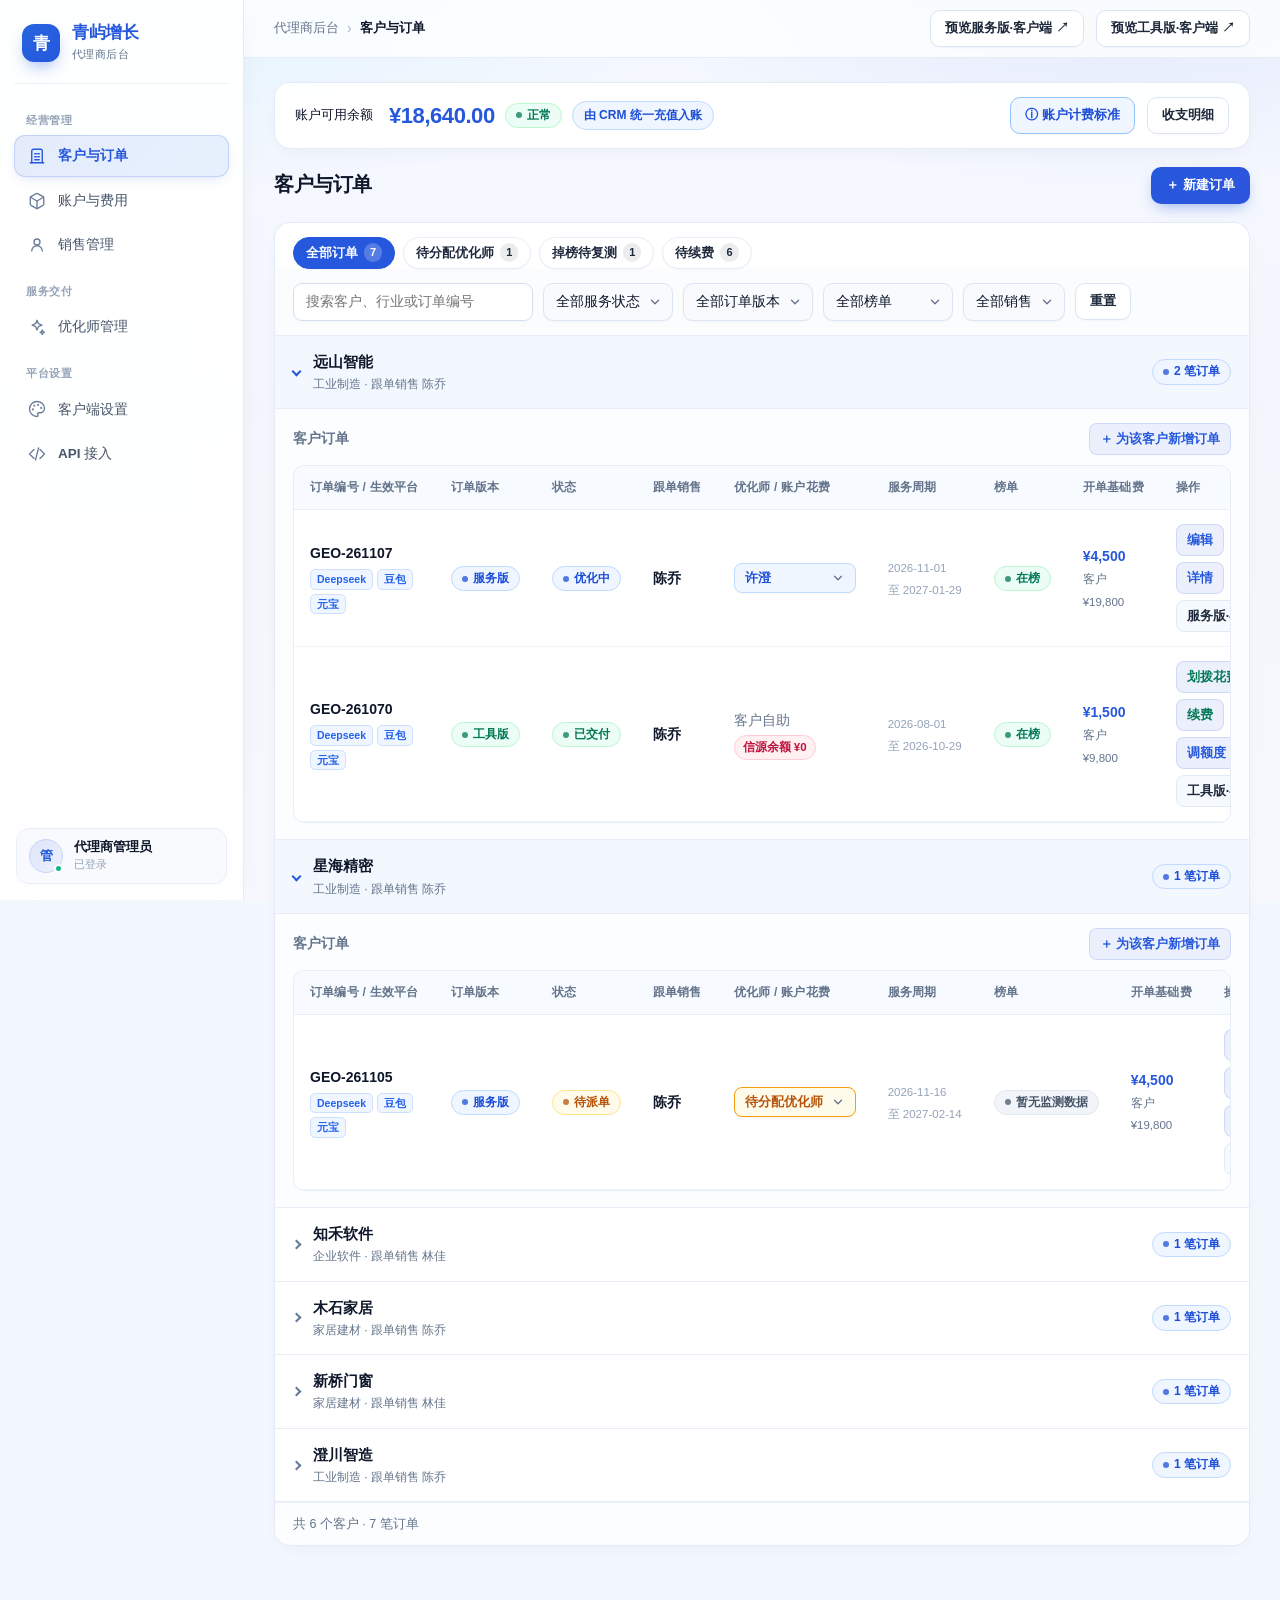
<file: partner.html>
<!doctype html>
<html lang="zh-CN">
<head>
<meta charset="utf-8"><meta name="viewport" content="width=device-width,initial-scale=1">
<title>GEO OEM · 代理商后台</title>
<style>
/* ==========================================================================
   GEO OEM Enterprise Design System — Unified Admin & Portal Theme
   ========================================================================== */
:root {
  --tenant-color: #1664ff;
  --blue: var(--tenant-color, #1664ff);
  --brand-hover: color-mix(in srgb, var(--blue) 86%, #06142e);
  --tint: color-mix(in srgb, var(--blue) 9%, #ffffff);
  --tint-strong: color-mix(in srgb, var(--blue) 15%, #ffffff);
  --brand-border: color-mix(in srgb, var(--blue) 26%, #ffffff);
  --brand-ring: color-mix(in srgb, var(--blue) 16%, transparent);

  --ink: #0f1d35;
  --ink-soft: #1e314f;
  --muted: #5a6d87;
  --subtle: #8496ae;
  --line: #e3eaf4;
  --line-strong: #d0dceb;
  --bg: #f4f7fc;
  --surface: #ffffff;
  --surface-subtle: #f8fafd;

  --green: #067647;
  --green-bg: #ecfdf5;
  --green-bd: #bbf7d0;
  --amber: #b45309;
  --amber-bg: #fffbeb;
  --amber-bd: #fde68a;
  --red: #be123c;
  --red-bg: #fff1f2;
  --red-bd: #fecdd3;

  --radius-sm: 8px;
  --radius-md: 11px;
  --radius-lg: 16px;
  --radius-xl: 20px;

  --shadow-xs: 0 1px 2px rgba(15, 29, 53, 0.035);
  --shadow-sm: 0 2px 8px -2px rgba(15, 29, 53, 0.05), 0 1px 3px rgba(15, 29, 53, 0.03);
  --shadow-md: 0 10px 28px -6px rgba(15, 29, 53, 0.08), 0 2px 6px rgba(15, 29, 53, 0.04);
  --shadow-dialog: 0 28px 90px -12px rgba(9, 20, 44, 0.28), 0 0 0 1px rgba(15, 29, 53, 0.06);

  --font: Inter, -apple-system, BlinkMacSystemFont, "PingFang SC", "Hiragino Sans GB", "Microsoft YaHei", sans-serif;
}

*, *::before, *::after {
  box-sizing: border-box;
}

html {
  scroll-behavior: smooth;
}

body {
  margin: 0;
  color: var(--ink);
  font: 14px/1.6 var(--font);
  -webkit-font-smoothing: antialiased;
  -moz-osx-font-smoothing: grayscale;
  background-color: var(--bg);
  background-image:
    radial-gradient(1000px 380px at 68% -60px, color-mix(in srgb, var(--blue) 7%, transparent), transparent 70%),
    radial-gradient(700px 320px at 15% -40px, rgba(56, 189, 248, 0.05), transparent 65%);
  background-attachment: fixed;
}

/* Custom Subtle Scrollbars */
::-webkit-scrollbar { width: 7px; height: 7px; }
::-webkit-scrollbar-track { background: transparent; }
::-webkit-scrollbar-thumb { background: #cbd5e1; border-radius: 999px; }
::-webkit-scrollbar-thumb:hover { background: #94a3b8; }

a {
  color: var(--blue);
  text-decoration: none;
  transition: color 0.16s ease, background-color 0.16s ease, border-color 0.16s ease;
}

h1, h2, h3, p {
  margin: 0;
}

h1 {
  font-size: 25px;
  font-weight: 700;
  letter-spacing: -0.025em;
  line-height: 1.28;
  color: var(--ink);
}

h2 {
  font-size: 16px;
  font-weight: 650;
  letter-spacing: -0.012em;
  color: var(--ink);
}

h3 {
  font-size: 15px;
  font-weight: 650;
  color: var(--ink);
}

.muted, small {
  color: var(--muted);
}

small {
  font-size: 12px;
  line-height: 1.45;
}

button, input, select, textarea {
  font: inherit;
}

button {
  cursor: pointer;
}

button:disabled {
  cursor: not-allowed;
  opacity: 0.5;
}

button:focus-visible, a:focus-visible, input:focus-visible, select:focus-visible, textarea:focus-visible, summary:focus-visible {
  outline: 2px solid var(--blue);
  outline-offset: 2px;
}

/* ==========================================================================
   App Shell: Sidebar & Sticky Glass Topbar
   ========================================================================== */
.layout {
  display: grid;
  grid-template-columns: 240px minmax(0, 1fr);
  min-height: 100vh;
}

.sidebar {
  position: sticky;
  top: 0;
  height: 100vh;
  display: flex;
  flex-direction: column;
  background: linear-gradient(180deg, #ffffff 0%, #fafcff 100%);
  border-right: 1px solid var(--line);
  box-shadow: 4px 0 24px rgba(15, 29, 53, 0.02);
  padding: 22px 14px 16px;
  overflow-y: auto;
  z-index: 35;
}

.brand {
  display: flex;
  align-items: center;
  gap: 12px;
  padding: 2px 10px 22px;
  margin-bottom: 4px;
  border-bottom: 1px solid #eef3f9;
  color: var(--ink);
}

.mark {
  min-width: 40px;
  height: 40px;
  border-radius: 11px;
  background: linear-gradient(140deg, color-mix(in srgb, var(--blue) 90%, #5cb8ff), var(--brand-hover));
  box-shadow:
    inset 0 1px 0 rgba(255, 255, 255, 0.35),
    0 6px 14px -3px color-mix(in srgb, var(--blue) 36%, transparent);
  display: grid;
  place-items: center;
  color: #ffffff;
  font-weight: 800;
  font-size: 18px;
  letter-spacing: -0.02em;
  flex-shrink: 0;
}

.brand b {
  font-size: 18px;
  font-weight: 750;
  line-height: 1.22;
  letter-spacing: -0.02em;
  color: var(--ink);
  display: block;
  overflow-wrap: anywhere;
}

html[style*="--tenant-color"] .brand b {
  color: var(--blue);
}

.brand small {
  display: inline-block;
  margin-top: 3px;
  font-size: 11px;
  font-weight: 500;
  color: var(--muted);
  letter-spacing: 0.04em;
}

.nav {
  padding-top: 8px;
}

.nav-label {
  font-size: 11px;
  font-weight: 700;
  letter-spacing: 0.08em;
  text-transform: uppercase;
  color: var(--subtle);
  padding: 16px 12px 6px;
}

.nav a, .nav button {
  position: relative;
  display: flex;
  align-items: center;
  justify-content: flex-start;
  gap: 11px;
  width: 100%;
  padding: 9px 12px;
  min-height: 40px;
  margin-bottom: 3px;
  color: #415572;
  font-size: 13.5px;
  font-weight: 500;
  border: 1px solid transparent;
  border-radius: 10px;
  background: transparent;
  text-align: left;
  transition: all 0.16s cubic-bezier(0.16, 1, 0.3, 1);
}

.nav a i, .nav button i {
  font-style: normal;
  display: inline-grid;
  place-items: center;
  width: 20px;
  height: 20px;
  flex: none;
  color: #6b7f99;
  transition: color 0.16s ease, transform 0.16s ease;
}

.nav a i svg, .nav button i svg {
  width: 18px;
  height: 18px;
}

.nav a:hover, .nav button:hover {
  background: #f2f6fc;
  color: var(--ink);
  border-color: transparent;
}

.nav a:hover i, .nav button:hover i {
  color: var(--blue);
}

.nav a[aria-current="page"], .nav button[aria-current="page"] {
  background: var(--tint);
  color: var(--blue);
  font-weight: 650;
  border-color: color-mix(in srgb, var(--blue) 14%, transparent);
  box-shadow: 0 1px 3px color-mix(in srgb, var(--blue) 6%, transparent);
}

.nav a[aria-current="page"]::before, .nav button[aria-current="page"]::before {
  content: "";
  position: absolute;
  left: -7px;
  top: 9px;
  bottom: 9px;
  width: 3.5px;
  border-radius: 999px;
  background: var(--blue);
}

.nav a[aria-current="page"] i, .nav button[aria-current="page"] i {
  color: var(--blue);
}

.side-foot {
  margin-top: auto;
  padding: 16px 2px 0;
}

.side-foot > div {
  display: flex;
  align-items: center;
  gap: 11px;
  padding: 11px 12px;
  background: var(--surface-subtle);
  border: 1px solid var(--line);
  border-radius: 12px;
}

.side-avatar {
  position: relative;
  width: 34px;
  height: 34px;
  display: grid;
  place-items: center;
  flex: none;
  background: linear-gradient(135deg, var(--tint-strong), var(--tint));
  border: 1px solid var(--brand-border);
  color: var(--blue);
  border-radius: 50%;
  font-weight: 700;
  font-size: 13px;
}

.side-avatar::after {
  content: "";
  position: absolute;
  right: -1px;
  bottom: -1px;
  width: 9px;
  height: 9px;
  border-radius: 50%;
  background: #10b981;
  border: 2px solid #ffffff;
}

.side-foot b {
  display: block;
  color: var(--ink);
  font-size: 13px;
  font-weight: 650;
  line-height: 1.3;
}

.side-foot small {
  display: block;
  font-size: 11px;
  color: var(--subtle);
  margin-top: 1px;
}

.topbar {
  position: sticky;
  top: 0;
  z-index: 25;
  min-height: 60px;
  padding: 10px 32px;
  display: flex;
  align-items: center;
  justify-content: space-between;
  gap: 14px;
  background: rgba(255, 255, 255, 0.84);
  backdrop-filter: blur(14px);
  -webkit-backdrop-filter: blur(14px);
  border-bottom: 1px solid rgba(227, 234, 244, 0.92);
}

.path {
  display: flex;
  gap: 8px;
  align-items: center;
  font-size: 13px;
}

.path-label {
  color: var(--muted);
  font-weight: 500;
}

.path-sep {
  color: #a1b2c8;
  font-size: 14px;
}

.topbar .path b {
  color: var(--ink);
  font-weight: 650;
}

main {
  max-width: 1480px;
  margin: 0 auto;
  padding: 26px 32px 52px;
}

/* ==========================================================================
   Headers: Hero Workspace Cover & Clean Subpage Header
   ========================================================================== */
.intro, .section-head, .actions, .filters {
  display: flex;
  align-items: center;
  justify-content: space-between;
  gap: 12px;
  flex-wrap: wrap;
}

.actions, .filters {
  justify-content: flex-start;
}

.intro:not(.workspace-cover) {
  margin: 0 0 16px;
  padding: 2px 0;
  background: transparent;
  border: 0;
  border-radius: 0;
  box-shadow: none;
  position: relative;
}

.intro:not(.workspace-cover)::before {
  display: none;
}

.intro:not(.workspace-cover) h1 {
  font-size: 20px;
  letter-spacing: -0.02em;
}

.intro p, .section-head p {
  margin-top: 4px;
  font-size: 13px;
}

.workspace-cover {
  position: relative;
  isolation: isolate;
  overflow: hidden;
  display: flex;
  align-items: center;
  min-height: 188px;
  padding: 28px 32px;
  margin-bottom: 20px;
  background:
    radial-gradient(ellipse at 86% 24%, color-mix(in srgb, var(--blue) 42%, #0ea5e9) 0%, transparent 56%),
    radial-gradient(ellipse at 65% 110%, rgba(14, 165, 233, 0.22), transparent 52%),
    linear-gradient(118deg, #071529 0%, #0b2240 58%, #10335c 100%);
  border: 1px solid rgba(56, 130, 246, 0.28);
  border-radius: var(--radius-xl);
  box-shadow: 0 14px 34px -10px rgba(8, 24, 54, 0.28), inset 0 1px 0 rgba(255, 255, 255, 0.1);
  color: #ffffff;
}

.workspace-cover h1 {
  font-size: clamp(24px, 2.6vw, 32px);
  line-height: 1.22;
  margin: 10px 0 8px;
  color: #ffffff;
  letter-spacing: -0.025em;
}

.workspace-cover p {
  margin: 0;
  color: #bfd4ee;
  font-size: 14px;
  max-width: 560px;
}

.cover-copy, .cover-action {
  position: relative;
  z-index: 1;
}

.cover-action {
  margin-top: 18px;
  display: flex;
  gap: 10px;
  flex-wrap: wrap;
}

.cover-label {
  display: inline-flex;
  align-items: center;
  gap: 7px;
  padding: 4px 11px;
  border-radius: 999px;
  background: rgba(255, 255, 255, 0.08);
  border: 1px solid rgba(255, 255, 255, 0.15);
  color: #bae6fd;
  font-size: 11.5px;
  font-weight: 600;
  letter-spacing: 0.05em;
  backdrop-filter: blur(6px);
}

.cover-label::before {
  content: "";
  width: 6px;
  height: 6px;
  border-radius: 50%;
  background: #38bdf8;
  box-shadow: 0 0 8px #38bdf8;
}

.cover-grid {
  position: absolute;
  inset: 0 0 0 42%;
  z-index: -1;
  opacity: 0.72;
  pointer-events: none;
  background:
    radial-gradient(circle, rgba(152, 223, 255, 0.45) 1px, transparent 1.5px) 0 0 / 24px 24px,
    repeating-linear-gradient(135deg, transparent 0 68px, rgba(119, 194, 255, 0.09) 69px 70px, transparent 71px 112px);
  mask-image: linear-gradient(90deg, transparent, #000 50%);
  -webkit-mask-image: linear-gradient(90deg, transparent, #000 50%);
}

.cover-grid::after {
  content: "";
  position: absolute;
  width: 380px;
  height: 120px;
  right: 3%;
  bottom: -26px;
  transform: rotate(-16deg);
  border: 1px solid rgba(148, 209, 247, 0.35);
  border-radius: 50%;
  box-shadow: 0 0 0 18px rgba(115, 197, 255, 0.04), 0 0 0 38px rgba(115, 197, 255, 0.03);
}

/* Cover light secondary buttons (e.g. return link inside dark cover) */
.workspace-cover .button:not(.primary) {
  background: rgba(255, 255, 255, 0.1);
  border-color: rgba(255, 255, 255, 0.22);
  color: #ffffff;
  backdrop-filter: blur(6px);
}
.workspace-cover .button:not(.primary):hover {
  background: rgba(255, 255, 255, 0.18);
  border-color: rgba(255, 255, 255, 0.38);
  color: #ffffff;
}

/* ==========================================================================
   Buttons & Action Links
   ========================================================================== */
.button, button {
  display: inline-flex;
  justify-content: center;
  align-items: center;
  gap: 6px;
  border: 1px solid var(--line-strong);
  border-radius: 9px;
  background: var(--surface);
  color: var(--ink-soft);
  font-size: 13px;
  font-weight: 600;
  padding: 7px 14px;
  min-height: 36px;
  white-space: nowrap;
  box-shadow: var(--shadow-xs);
  transition: all 0.16s cubic-bezier(0.16, 1, 0.3, 1);
}

.button:hover, button:hover {
  border-color: var(--blue);
  color: var(--blue);
  background: #fbfdff;
}

.button:active, button:active {
  transform: translateY(0.5px);
}

.primary, button.primary {
  background: linear-gradient(180deg, color-mix(in srgb, var(--blue) 94%, #ffffff) 0%, var(--blue) 100%);
  border-color: var(--blue);
  color: #ffffff;
  box-shadow:
    inset 0 1px 0 rgba(255, 255, 255, 0.22),
    0 4px 12px -2px color-mix(in srgb, var(--blue) 38%, transparent);
}

.primary:hover, button.primary:hover {
  background: linear-gradient(180deg, var(--blue) 0%, var(--brand-hover) 100%);
  border-color: var(--brand-hover);
  color: #ffffff;
  box-shadow:
    inset 0 1px 0 rgba(255, 255, 255, 0.22),
    0 6px 16px -2px color-mix(in srgb, var(--blue) 48%, transparent);
}

.cover-action .primary {
  box-shadow:
    inset 0 1px 0 rgba(255, 255, 255, 0.28),
    0 8px 22px rgba(10, 30, 82, 0.45);
}

.link-button {
  border: 1px solid transparent;
  color: var(--blue);
  padding: 4px 9px;
  min-height: 28px;
  font-size: 12.5px;
  font-weight: 600;
  background: var(--tint);
  border-radius: 7px;
  box-shadow: none;
}

.link-button:hover {
  background: var(--tint-strong);
  border-color: var(--brand-border);
  color: var(--brand-hover);
}

.order-preview {
  display: inline-flex;
  align-items: center;
  gap: 4px;
  padding: 4px 9px;
  min-height: 28px;
  border-radius: 7px;
  font-size: 12.5px;
  font-weight: 600;
  color: var(--ink-soft);
  background: #f3f6fb;
  border: 1px solid var(--line);
  white-space: nowrap;
}

.order-preview:hover {
  color: var(--blue);
  background: var(--tint);
  border-color: var(--brand-border);
}

.cell-actions {
  display: inline-flex;
  align-items: center;
  gap: 6px;
  flex-wrap: wrap;
}

/* ==========================================================================
   Panels, KPI Metrics & Progress Bars
   ========================================================================== */
.panel, .metric {
  background: var(--surface);
  border: 1px solid var(--line);
  border-radius: var(--radius-lg);
  box-shadow: var(--shadow-sm);
}

.panel {
  margin-bottom: 18px;
  overflow: hidden;
}

.pad {
  padding: 20px 22px;
}

.section-head {
  margin-bottom: 14px;
}

.panel > .pad:has(+ .scroll) {
  padding-bottom: 14px;
}

.metrics {
  display: grid;
  grid-template-columns: repeat(4, minmax(0, 1fr));
  gap: 14px;
  margin-bottom: 20px;
}

.metric {
  position: relative;
  padding: 18px 20px;
  min-height: 114px;
  display: flex;
  flex-direction: column;
  justify-content: space-between;
  overflow: hidden;
  transition: transform 0.18s ease, box-shadow 0.18s ease, border-color 0.18s ease;
}

.metric:hover {
  transform: translateY(-2px);
  box-shadow: var(--shadow-md);
  border-color: var(--brand-border);
}

.metric::before {
  content: "";
  position: absolute;
  top: 0;
  left: 0;
  right: 0;
  height: 3px;
  background: linear-gradient(90deg, var(--blue), #38bdf8);
  opacity: 0.85;
}

.metric:nth-child(2)::before { background: linear-gradient(90deg, #10b981, #34d399); }
.metric:nth-child(3)::before { background: linear-gradient(90deg, #f59e0b, #fbbf24); }
.metric:nth-child(4)::before { background: linear-gradient(90deg, #6366f1, #818cf8); }

.metric::after {
  content: "";
  position: absolute;
  top: -18px;
  right: -18px;
  width: 72px;
  height: 72px;
  border-radius: 50%;
  background: radial-gradient(circle, color-mix(in srgb, var(--blue) 9%, transparent) 0%, transparent 70%);
  pointer-events: none;
}

.metric span {
  color: var(--muted);
  font-size: 12.5px;
  font-weight: 600;
  letter-spacing: 0.01em;
}

.metric strong {
  display: block;
  font-size: 30px;
  font-weight: 750;
  line-height: 1.25;
  margin: 6px 0 4px;
  color: var(--ink);
  letter-spacing: -0.03em;
  font-variant-numeric: tabular-nums;
}

.metric small {
  font-size: 12px;
  color: var(--subtle);
}

.split {
  display: grid;
  grid-template-columns: minmax(0, 1.6fr) minmax(0, 1fr);
  gap: 18px;
}

.list-row {
  display: flex;
  align-items: center;
  justify-content: space-between;
  gap: 14px;
  padding: 13px 0;
  border-bottom: 1px solid #edf2f9;
}

.list-row:last-child {
  border-bottom: 0;
  padding-bottom: 2px;
}

.list-row small {
  display: block;
  margin-top: 3px;
}

.bar {
  height: 8px;
  background: #edf2fa;
  border-radius: 999px;
  overflow: hidden;
}

.bar i {
  display: block;
  height: 100%;
  background: linear-gradient(90deg, var(--blue), #38bdf8);
  border-radius: inherit;
  transition: width 0.35s cubic-bezier(0.16, 1, 0.3, 1);
}

/* ==========================================================================
   Semantic Status Badges (with Subtle Indicator Dot)
   ========================================================================== */
.badge {
  display: inline-flex;
  align-items: center;
  gap: 5px;
  border-radius: 999px;
  background: #f1f5f9;
  border: 1px solid #e2e8f0;
  padding: 2.5px 9px;
  font-size: 12px;
  font-weight: 600;
  line-height: 1.45;
  white-space: nowrap;
  color: #475569;
}

.badge::before {
  content: "";
  width: 6px;
  height: 6px;
  border-radius: 50%;
  background: currentColor;
  opacity: 0.75;
  flex-shrink: 0;
}

.badge.green {
  color: var(--green);
  background: var(--green-bg);
  border-color: var(--green-bd);
}

.badge.blue {
  color: var(--blue);
  background: var(--tint);
  border-color: var(--brand-border);
}

.badge.amber {
  color: var(--amber);
  background: var(--amber-bg);
  border-color: var(--amber-bd);
}

.badge.red {
  color: var(--red);
  background: var(--red-bg);
  border-color: var(--red-bd);
}

/* ==========================================================================
   Filters, Inputs & Modern Form Controls
   ========================================================================== */
.filters {
  padding: 14px 18px;
  gap: 10px;
  background: #fbfcfe;
  border-bottom: 1px solid var(--line);
}

.filters > label {
  display: inline-flex;
  align-items: center;
  gap: 8px;
  font-size: 13px;
  font-weight: 600;
  color: var(--muted);
}

.filters > .badge {
  margin-left: auto;
}

input:not([type="checkbox"]):not([type="radio"]):not([type="color"]), select, textarea {
  border: 1px solid var(--line-strong);
  border-radius: 9px;
  background: var(--surface);
  color: var(--ink);
  font-size: 13.5px;
  padding: 7px 12px;
  min-height: 38px;
  box-shadow: var(--shadow-xs);
  transition: border-color 0.16s ease, box-shadow 0.16s ease, background-color 0.16s ease;
}

input:not([type="checkbox"]):not([type="radio"]):hover, select:hover, textarea:hover {
  border-color: #b4c6de;
}

input:not([type="checkbox"]):not([type="radio"]):focus, select:focus, textarea:focus {
  outline: none;
  border-color: var(--blue);
  box-shadow: 0 0 0 3px var(--brand-ring);
  background: #ffffff;
}

input[readonly] {
  background: #f5f8fc;
  color: var(--muted);
  border-color: var(--line);
}

input[type="search"] {
  min-width: 240px;
  padding-left: 35px;
  background-image: url("data:image/svg+xml,%3Csvg xmlns='http://www.w3.org/2000/svg' width='15' height='15' viewBox='0 0 24 24' fill='none' stroke='%23788ba5' stroke-width='2' stroke-linecap='round' stroke-linejoin='round'%3E%3Ccircle cx='11' cy='11' r='8'/%3E%3Cpath d='m21 21-4.3-4.3'/%3E%3C/svg%3E");
  background-repeat: no-repeat;
  background-position: 11px center;
}

select {
  appearance: none;
  -webkit-appearance: none;
  padding-right: 32px;
  background-image: url("data:image/svg+xml,%3Csvg xmlns='http://www.w3.org/2000/svg' width='14' height='14' viewBox='0 0 24 24' fill='none' stroke='%235a6d87' stroke-width='2.2' stroke-linecap='round' stroke-linejoin='round'%3E%3Cpath d='m6 9 6 6 6-6'/%3E%3C/svg%3E");
  background-repeat: no-repeat;
  background-position: right 10px center;
}

input[type="color"] {
  width: 56px;
  height: 38px;
  padding: 3px;
  border: 1px solid var(--line-strong);
  border-radius: 9px;
  background: var(--surface);
  cursor: pointer;
}

textarea {
  resize: vertical;
  min-height: 92px;
  line-height: 1.55;
}

/* ==========================================================================
   Data Tables & Collapsible Customer Groups
   ========================================================================== */
.scroll {
  overflow-x: auto;
}

table {
  border-collapse: collapse;
  width: 100%;
  min-width: 560px;
  text-align: left;
  font-variant-numeric: tabular-nums;
}

th, td {
  padding: 13px 16px;
  border-bottom: 1px solid #edf2f9;
  vertical-align: middle;
}

th {
  background: #f7f9fc;
  color: #51647f;
  font-size: 12px;
  font-weight: 650;
  letter-spacing: 0.02em;
  white-space: nowrap;
  border-bottom: 1px solid var(--line);
}

tbody tr {
  transition: background-color 0.12s ease;
}

tbody tr:last-child td {
  border-bottom: 0;
}

tbody tr:hover {
  background: #f6f9ff;
}

td b {
  color: var(--ink);
  font-weight: 650;
}

td small {
  font-size: 11.5px;
  color: var(--subtle);
}

.table-foot {
  padding: 12px 18px;
  border-top: 1px solid var(--line);
  background: #fafcfe;
  color: var(--muted);
  font-size: 12.5px;
  font-weight: 500;
}

.empty {
  text-align: center;
  color: var(--muted);
  padding: 42px 24px;
  font-size: 13.5px;
}

.customer-group {
  border-bottom: 1px solid var(--line);
  transition: background-color 0.16s ease;
}

.customer-group:last-child {
  border-bottom: 0;
}

.customer-group summary {
  display: flex;
  align-items: center;
  gap: 13px;
  padding: 15px 18px;
  cursor: pointer;
  list-style: none;
  transition: background-color 0.15s ease;
}

.customer-group summary::-webkit-details-marker {
  display: none;
}

.customer-group summary::before {
  content: "";
  width: 7px;
  height: 7px;
  border-right: 2px solid #647b98;
  border-bottom: 2px solid #647b98;
  transform: rotate(-45deg);
  flex: none;
  transition: transform 0.18s ease, border-color 0.18s ease;
}

.customer-group[open] summary::before {
  transform: rotate(45deg);
  border-color: var(--blue);
}

.customer-group summary:hover {
  background: #f7faff;
}

.customer-group[open] > summary {
  background: #f3f8ff;
}

.customer-group summary b {
  font-size: 14.5px;
  color: var(--ink);
}

.customer-group summary small {
  display: block;
  margin-top: 2px;
  color: var(--muted);
}

.customer-group summary .badge {
  margin-left: auto;
}

.customer-orders {
  border-top: 1px solid var(--line);
  padding: 14px 18px 16px;
  background: #fbfdff;
}

.customer-orders .section-head {
  margin: 0 0 10px;
}

.customer-orders .section-head h2 {
  font-size: 13.5px;
  color: var(--muted);
}

.customer-orders .scroll {
  border: 1px solid var(--line);
  border-radius: 11px;
  background: #ffffff;
}

/* ==========================================================================
   Dialogs, Property Lists & Toast Notifications
   ========================================================================== */
dialog {
  width: min(580px, calc(100% - 28px));
  max-height: calc(100dvh - 32px);
  border: 1px solid var(--line);
  border-radius: var(--radius-xl);
  background: var(--surface);
  color: var(--ink);
  padding: 0;
  box-shadow: var(--shadow-dialog);
  overflow: auto;
}
dialog.wide-dialog {
  width: min(780px, calc(100% - 28px));
}

dialog::backdrop {
  background: rgba(11, 22, 44, 0.46);
  backdrop-filter: blur(5px);
  -webkit-backdrop-filter: blur(5px);
}

dialog > .section-head {
  position: sticky;
  top: 0;
  z-index: 3;
  background: rgba(255, 255, 255, 0.94);
  backdrop-filter: blur(10px);
  padding: 17px 22px;
  margin: 0;
  border-bottom: 1px solid var(--line);
}

dialog > .section-head h2 {
  font-size: 17px;
  font-weight: 700;
}

dialog > .section-head form button {
  width: 32px;
  height: 32px;
  min-height: 32px;
  padding: 0;
  border-radius: 8px;
  border-color: transparent;
  background: #f1f5f9;
  color: #475569;
  box-shadow: none;
}

dialog > .section-head form button:hover {
  background: #e2e8f0;
  color: var(--ink);
}

#dialogBody {
  padding: 20px 22px 22px;
}

.form-grid {
  display: grid;
  grid-template-columns: 1fr 1fr;
  gap: 14px;
  margin: 4px 0 20px;
}

.form-grid > label {
  display: grid;
  gap: 6px;
  font-size: 13px;
  font-weight: 600;
  color: var(--ink-soft);
}

.wide {
  grid-column: 1 / -1;
}

dl {
  display: grid;
  grid-template-columns: 112px 1fr;
  gap: 10px 14px;
  margin: 4px 0 18px;
  padding: 14px 16px;
  background: var(--surface-subtle);
  border: 1px solid var(--line);
  border-radius: 12px;
}

dt {
  color: var(--muted);
  font-size: 13px;
  font-weight: 500;
}

dd {
  margin: 0;
  color: var(--ink);
  font-weight: 600;
  overflow-wrap: anywhere;
}

.toast {
  position: fixed;
  right: 24px;
  bottom: 24px;
  background: #0f1d35;
  color: #ffffff;
  padding: 11px 18px;
  border-radius: 11px;
  font-size: 13.5px;
  font-weight: 500;
  box-shadow: 0 14px 34px rgba(9, 20, 44, 0.28), inset 0 1px 0 rgba(255, 255, 255, 0.12);
  z-index: 90;
}

.portal-section {
  scroll-margin-top: 76px;
}

/* ==========================================================================
   HQ Specific Controls (Module Pill Checkboxes & Pricing Grid)
   ========================================================================== */
.hq-module-tags {
  display: flex;
  flex-wrap: wrap;
  gap: 5px;
  max-width: 360px;
}

.hq-module-tags .badge::before {
  display: none;
}

.hq-permissions {
  border: 1px solid var(--line);
  background: var(--surface-subtle);
  border-radius: 12px;
  padding: 12px 14px 14px;
  display: flex;
  flex-wrap: wrap;
  gap: 8px;
}

.hq-permissions legend, .hq-price-fields legend {
  padding: 0 6px;
  font-size: 12.5px;
  font-weight: 700;
  color: var(--ink-soft);
}

.hq-permissions label {
  display: inline-flex;
  align-items: center;
  gap: 6px;
  padding: 6px 11px;
  border-radius: 8px;
  background: #ffffff;
  border: 1px solid var(--line-strong);
  font-size: 13px;
  font-weight: 500;
  color: var(--ink-soft);
  cursor: pointer;
  transition: all 0.15s ease;
}

.hq-permissions label:hover {
  border-color: var(--blue);
}

.hq-permissions label:has(input:checked) {
  background: var(--tint);
  border-color: var(--blue);
  color: var(--blue);
  font-weight: 600;
}

.hq-permissions input {
  min-height: auto;
  margin: 0;
  accent-color: var(--blue);
}

.hq-price-fields {
  display: grid;
  grid-template-columns: repeat(2, minmax(0, 1fr));
  gap: 12px;
  border: 1px solid var(--line);
  background: var(--surface-subtle);
  border-radius: 12px;
  padding: 12px 14px 14px;
}

.hq-price-fields label {
  display: grid;
  gap: 5px;
  font-size: 12.5px;
  font-weight: 600;
  color: var(--ink-soft);
}

.hq-price-fields small {
  grid-column: 1 / -1;
  color: var(--muted);
}

.hq-price-fields input {
  width: 100%;
  min-width: 0;
}

/* ==========================================================================
   Responsive Breakpoints
   ========================================================================== */
@media (max-width: 1024px) {
  .layout { grid-template-columns: 196px minmax(0, 1fr); }
  main, .topbar { padding-inline: 20px; }
  .split { grid-template-columns: 1fr; }
  .metrics { grid-template-columns: repeat(2, minmax(0, 1fr)); }
  .workspace-cover { padding: 24px; min-height: 164px; }
}

@media (max-width: 720px) {
  .layout { display: block; }
  .sidebar { position: static; height: auto; padding: 14px 14px 10px; }
  .brand { padding: 0 4px 12px; margin-bottom: 6px; }
  .nav { display: flex; gap: 4px; flex-wrap: wrap; padding-top: 2px; }
  .nav a, .nav button { width: auto; margin: 0; padding: 6px 10px; min-height: 34px; gap: 6px; font-size: 13px; }
  .nav a[aria-current="page"]::before, .nav button[aria-current="page"]::before { display: none; }
  .nav-label, .side-foot { display: none; }
  .topbar { padding: 8px 14px; min-height: 52px; }
  main { padding: 16px 14px 36px; }
  .workspace-cover { padding: 20px 18px; min-height: 146px; border-radius: 15px; }
  .cover-grid { inset: 0 0 0 28%; }
  .path-label, .path-sep { display: none; }
  .form-grid, .hq-price-fields { grid-template-columns: 1fr; }
}

/* Partner Dual Client-Frontend Customization Studio */
.custom-ver-tabs {
  display: inline-flex; padding: 4px; border-radius: 11px;
  background: #e8eef8; border: 1px solid #d2def0; gap: 4px;
}
.custom-ver-tabs button {
  border: 0; background: transparent; box-shadow: none;
  padding: 6px 15px; min-height: 34px; border-radius: 8px;
  font-size: 13px; font-weight: 650; color: var(--muted);
}
.custom-ver-tabs button[aria-selected="true"] {
  background: #ffffff; color: var(--blue);
  box-shadow: 0 2px 6px rgba(15,29,53,0.08);
}
.custom-studio-grid {
  display: grid; grid-template-columns: minmax(0, 1.25fr) minmax(330px, 0.9fr);
  gap: 20px; align-items: start;
}
.custom-block {
  border: 1px solid var(--line); background: var(--surface-subtle);
  border-radius: 14px; padding: 16px 18px; margin-bottom: 14px;
}
.custom-block h3 {
  font-size: 14px; font-weight: 700; margin-bottom: 12px;
  display: flex; align-items: center; justify-content: space-between;
}
.custom-menu-row {
  display: flex; align-items: center; justify-content: space-between; gap: 10px;
  padding: 8px 11px; border-radius: 9px; background: #ffffff;
  border: 1px solid var(--line); margin-bottom: 7px; font-size: 13px;
}
.custom-menu-row label { display: inline-flex; align-items: center; gap: 8px; font-weight: 600; cursor: pointer; }
.custom-menu-row input[type="checkbox"] { min-height: auto; margin: 0; accent-color: var(--blue); }
.custom-menu-row input[type="text"] { width: 155px; min-height: 32px; padding: 4px 9px; font-size: 12.5px; }
.color-presets { display: flex; flex-wrap: wrap; gap: 6px; align-items: center; }
.color-chip { padding: 5px 10px; min-height: 30px; font-size: 12px; border-radius: 8px; }
.mini-preview-card {
  position: sticky; top: 78px; background: #ffffff;
  border: 1px solid var(--line); border-radius: 16px;
  overflow: hidden; box-shadow: var(--shadow-md);
}
.mini-preview-head {
  padding: 10px 14px; background: #f5f8fc; border-bottom: 1px solid var(--line);
  display: flex; align-items: center; justify-content: space-between; font-size: 12px; font-weight: 650;
}
.mini-dots { display: inline-flex; gap: 5px; align-items: center; }
.mini-dots i { width: 8px; height: 8px; border-radius: 50%; display: inline-block; }
.mini-shell { display: grid; grid-template-columns: 132px minmax(0, 1fr); min-height: 356px; }
.mini-side {
  padding: 12px 10px; border-right: 1px solid var(--line); background: #fbfdff;
  display: flex; flex-direction: column; justify-content: space-between; font-size: 11px;
}
.mini-side.dark { background: #09172c; color: #dbeafe; border-right-color: #193152; }
.mini-nav-item { padding: 5px 8px; border-radius: 6px; margin-bottom: 3px; white-space: nowrap; overflow: hidden; text-overflow: ellipsis; }
.mini-main { padding: 13px; background: #f4f7fc; display: flex; flex-direction: column; justify-content: space-between; gap: 10px; }
.mini-hero { border-radius: 11px; padding: 14px; color: #ffffff; }
@media (max-width: 980px) {
  .custom-studio-grid { grid-template-columns: 1fr; }
  .mini-preview-card { position: static; }
}


.bal-strip {
  display: flex; align-items: center; justify-content: space-between; gap: 14px; flex-wrap: wrap;
  padding: 14px 18px; border-radius: 14px; margin-bottom: 18px;
  background: linear-gradient(120deg, #f0f6ff 0%, #ffffff 100%);
  border: 1px solid #d0e2fc; font-size: 13px;
}
.bal-strip.empty { background: #fff1f2; border-color: #fda4af; color: #9f1239; }
.bal-num { font-size: 20px; font-weight: 800; color: var(--blue); font-variant-numeric: tabular-nums; margin-left: 6px; }
.bal-strip.empty .bal-num { color: var(--red); }

/* 充值与费用 · 清晰分层架构 */
.wallet-hero {
  background: #ffffff; border: 1px solid var(--line); border-radius: 16px;
  box-shadow: var(--shadow-sm); margin-bottom: 16px; overflow: hidden;
}
.wallet-hero-top {
  display: grid; grid-template-columns: minmax(260px, 1.05fr) minmax(0, 1.35fr);
  gap: 20px; padding: 20px 22px; align-items: center;
  background: linear-gradient(125deg, #f4f8ff 0%, #ffffff 52%);
}
.wallet-hero.empty .wallet-hero-top {
  background: linear-gradient(125deg, #fff1f2 0%, #ffffff 55%);
}
.wallet-bal-label {
  display: flex; align-items: center; gap: 8px; font-size: 13px; font-weight: 600; color: var(--muted);
}
.wallet-bal-amount {
  font-size: 32px; font-weight: 800; letter-spacing: -0.02em; line-height: 1.15;
  color: var(--ink); font-variant-numeric: tabular-nums; margin: 8px 0 14px;
}
.wallet-hero.empty .wallet-bal-amount { color: var(--red); }
.wallet-spend-groups {
  display: grid; grid-template-columns: repeat(2, minmax(0, 1fr)); gap: 12px;
}
.wallet-spend-box {
  background: #f8fafd; border: 1px solid var(--line); border-radius: 12px; padding: 13px 15px;
}
.wallet-spend-box .ws-head {
  display: flex; align-items: baseline; justify-content: space-between; gap: 8px; margin-bottom: 8px;
}
.wallet-spend-box .ws-head span { font-size: 12px; font-weight: 600; color: var(--muted); }
.wallet-spend-box .ws-head strong { font-size: 18px; font-weight: 800; color: var(--ink); font-variant-numeric: tabular-nums; }
.wallet-spend-items {
  display: flex; flex-wrap: wrap; gap: 6px 12px; font-size: 12px; color: var(--muted);
  padding-top: 8px; border-top: 1px dashed var(--line-strong); font-variant-numeric: tabular-nums;
}
.wallet-spend-items b { color: var(--ink-soft); font-weight: 650; }
.wallet-hero-foot {
  padding: 11px 22px; background: linear-gradient(90deg, #eff6ff 0%, #f5f9ff 100%);
  border-top: 1px solid #bfdbfe; font-size: 12.5px; color: #1e3a8a;
  display: flex; align-items: center; justify-content: space-between; gap: 12px; flex-wrap: wrap;
}
.wallet-rate-tag {
  display: inline-flex; align-items: center; gap: 5px; padding: 2px 9px; border-radius: 999px;
  background: #1664ff; color: #fff; font-size: 11.5px; font-weight: 700; margin-right: 6px;
}
.btn-rate-highlight {
  background: #eff6ff; border-color: #93c5fd; color: #1d4ed8; font-weight: 650;
}
.btn-rate-highlight:hover {
  background: #dbeafe; border-color: #60a5fa; color: #1e40af;
}
.rate-alert-box {
  display: flex; align-items: flex-start; gap: 10px; padding: 12px 15px; border-radius: 12px;
  background: #eff6ff; border: 1px solid #93c5fd; border-left: 4px solid #1664ff;
  color: #1e3a8a; font-size: 13px; line-height: 1.55; margin-bottom: 14px;
}
.rate-alert-box b { color: #1d4ed8; }
.inline-owner-sel {
  min-height: 30px; padding: 3px 28px 3px 10px; font-size: 12.5px; font-weight: 650;
  border-radius: 8px; border: 1px solid #bfdbfe; background-color: #f0f6ff; color: #1d4ed8;
  cursor: pointer; min-width: 116px; max-width: 150px;
}
.inline-owner-sel.unassigned {
  border-color: #f59e0b; background-color: #fffbeb; color: #b45309;
}
.inline-owner-sel:hover { border-color: var(--blue); }
.crm-source-pill {
  display: inline-flex; align-items: center; gap: 6px; padding: 4px 11px;
  border-radius: 999px; background: #eff6ff; border: 1px solid #bfdbfe;
  color: #1d4ed8; font-size: 12px; font-weight: 600;
}
.icon-upload-box {
  display: flex; align-items: center; gap: 14px; padding: 12px 14px;
  border-radius: 12px; border: 1px dashed #cbd5e1; background: #f8fafd;
  transition: border-color .15s ease, background .15s ease;
}
.icon-upload-box:hover { border-color: var(--blue); background: #f5f9ff; }
.icon-preview-tile {
  width: 56px; height: 56px; flex: none; border-radius: 14px; overflow: hidden;
  display: grid; place-items: center; font-size: 22px; font-weight: 800; color: #fff;
  box-shadow: 0 4px 12px rgba(15, 29, 53, .12); border: 1px solid rgba(15,29,53,.08);
}
.icon-preview-tile img { width: 100%; height: 100%; object-fit: cover; display: block; }
.icon-upload-meta { flex: 1; min-width: 0; display: grid; gap: 6px; }
.icon-upload-actions { display: flex; flex-wrap: wrap; gap: 8px; align-items: center; }
.icon-preset-row { display: flex; flex-wrap: wrap; gap: 6px; align-items: center; }
.icon-preset-btn {
  display: inline-flex; align-items: center; gap: 5px; min-height: 28px; padding: 3px 9px;
  border-radius: 8px; border: 1px solid var(--line-strong); background: #fff;
  font-size: 11.5px; font-weight: 600; color: var(--ink-soft); cursor: pointer;
}
.icon-preset-btn:hover { border-color: var(--blue); color: var(--blue); }
.icon-preset-btn img { width: 16px; height: 16px; border-radius: 4px; object-fit: cover; display: block; }
.brand-mark img { width: 100%; height: 100%; object-fit: cover; border-radius: inherit; display: block; }
.plat-check-fieldset {
  grid-column: 1 / -1;
  border: 1px solid var(--line);
  background: #f8fafd;
  border-radius: 12px;
  padding: 11px 14px 13px;
}
.plat-check-fieldset legend {
  padding: 0 6px;
  font-size: 12.5px;
  font-weight: 700;
  color: var(--ink-soft);
}
.plat-check-list {
  display: flex;
  flex-wrap: wrap;
  gap: 8px;
}
.plat-check-pill {
  display: inline-flex;
  align-items: center;
  gap: 6px;
  padding: 6px 12px;
  border-radius: 8px;
  background: #ffffff;
  border: 1.5px solid var(--line-strong);
  font-size: 13px;
  font-weight: 600;
  color: var(--ink-soft);
  cursor: pointer;
  transition: all .14s ease;
}
.plat-check-pill:hover { border-color: var(--blue); color: var(--blue); }
.plat-check-pill:has(input:checked) {
  background: #eff6ff;
  border-color: #2563eb;
  color: #1d4ed8;
}
.plat-check-pill input { min-height: auto; margin: 0; accent-color: #2563eb; }
.order-plat-mini { display: flex; flex-wrap: wrap; gap: 4px; margin-top: 4px; }
.order-plat-mini span {
  display: inline-block; padding: 1px 6px; border-radius: 5px;
  background: #eff6ff; border: 1px solid #cfe0fc; color: #2563eb;
  font-size: 10.5px; font-weight: 600;
}
.order-fee-preview {
  grid-column: 1 / -1; padding: 13px 16px; border-radius: 12px;
  background: #eff6ff; border: 1px solid #93c5fd;
  display: flex; align-items: center; justify-content: space-between; gap: 12px; flex-wrap: wrap;
}
.order-fee-preview.insufficient {
  background: #fff1f2; border-color: #fda4af;
}
.domain-deploy-box {
  margin-top: 16px;
}
.domain-cname-row {
  display: flex; align-items: center; justify-content: space-between; gap: 10px;
  padding: 9px 12px; border-radius: 10px; background: #f8fafd; border: 1px solid var(--line);
  font-size: 12.5px; color: var(--ink-soft); flex-wrap: wrap;
}
.domain-cname-row code {
  padding: 3px 8px; border-radius: 6px; background: #fff; border: 1px solid var(--line-strong);
  font-family: ui-monospace, SFMono-Regular, Menlo, monospace; font-size: 12.5px; color: var(--blue); font-weight: 650;
}
.mini-url-bar {
  display: flex; align-items: center; gap: 6px; padding: 5px 10px;
  background: #f1f5f9; border-bottom: 1px solid var(--line); font-size: 11px; color: #475569;
  font-family: ui-monospace, SFMono-Regular, Menlo, monospace;
}
.mini-url-bar span.lock { color: #059669; font-weight: 700; }
.api-cred-grid {
  display: grid; grid-template-columns: repeat(2, minmax(0, 1fr)); gap: 14px; margin-bottom: 14px;
}
.api-cred-item {
  padding: 13px 15px; border-radius: 12px; background: #f8fafd; border: 1px solid var(--line);
  display: grid; gap: 6px;
}
.api-cred-item small { font-size: 12px; color: var(--muted); font-weight: 600; }
.api-cred-val {
  display: flex; align-items: center; justify-content: space-between; gap: 8px; flex-wrap: wrap;
}
.api-cred-val code {
  font-family: ui-monospace, SFMono-Regular, Menlo, monospace; font-size: 13.5px;
  font-weight: 700; color: var(--ink); background: #fff; padding: 4px 9px;
  border-radius: 7px; border: 1px solid var(--line-strong);
}
.api-method-tag {
  display: inline-block; padding: 2px 6px; border-radius: 5px;
  background: #eff6ff; border: 1px solid #bfdbfe; color: #1d4ed8;
  font-family: ui-monospace, SFMono-Regular, Menlo, monospace; font-size: 11px; font-weight: 700;
  margin-right: 6px;
}
.api-path-code {
  font-family: ui-monospace, SFMono-Regular, Menlo, monospace; font-size: 12px; color: #475569;
}
.api-json-pre {
  margin: 12px 0 0; padding: 12px 14px; border-radius: 10px; background: #0f172a; color: #e2e8f0;
  font-family: ui-monospace, SFMono-Regular, Menlo, monospace; font-size: 12px; line-height: 1.6;
  overflow-x: auto; white-space: pre-wrap;
}
@media (max-width: 780px) {
  .api-cred-grid { grid-template-columns: 1fr; }
}
.wallet-tabs {
  display: inline-flex; align-items: center; gap: 4px; padding: 4px;
  background: #eaf0f8; border-radius: 11px; margin-bottom: 14px;
}
.wallet-tab {
  border: 0; background: transparent; color: var(--muted); font: inherit;
  font-size: 13px; font-weight: 600; padding: 7px 16px; border-radius: 8px;
  min-height: 34px; cursor: pointer; box-shadow: none; transition: all 0.15s ease;
}
.wallet-tab:hover { color: var(--ink); background: rgba(255,255,255,0.55); border-color: transparent; box-shadow: none; }
.wallet-tab[aria-selected="true"] {
  background: #ffffff; color: var(--blue); font-weight: 700;
  box-shadow: 0 2px 6px rgba(15, 29, 53, 0.08);
}
.wallet-pills { display: flex; flex-wrap: wrap; gap: 6px; align-items: center; }
.wallet-pill {
  padding: 4px 12px; min-height: 30px; border-radius: 999px; font-size: 12.5px; font-weight: 600;
  background: #ffffff; border: 1px solid var(--line-strong); color: var(--muted); box-shadow: none;
}
.wallet-pill[aria-pressed="true"] {
  background: var(--tint); border-color: var(--blue); color: var(--blue);
}
.wallet-rule-grid {
  display: grid; grid-template-columns: repeat(2, minmax(0, 1fr)); gap: 14px;
}
.wallet-rule-item {
  padding: 14px 16px; border-radius: 12px; background: #f8fafd; border: 1px solid var(--line);
  display: flex; flex-direction: column; gap: 8px;
}
.wallet-rule-item h4 { font-size: 13.5px; font-weight: 700; display: flex; align-items: center; justify-content: space-between; }
.simple-price-row {
  display: flex; align-items: center; justify-content: space-between; gap: 16px; flex-wrap: wrap;
  padding: 14px 18px; border-radius: 12px; background: #f8faff; border: 1px solid var(--line);
}
.ver-defaults-grid {
  display: grid; grid-template-columns: repeat(2, minmax(0, 1fr)); gap: 16px; margin-bottom: 14px;
}
.ver-default-card {
  border: 1px solid var(--line); border-radius: 14px; padding: 16px 18px; background: #fafcff;
}
.ver-default-card h3 {
  font-size: 14.5px; font-weight: 700; margin-bottom: 12px; display: flex; align-items: center; justify-content: space-between;
}
.ver-default-fields {
  display: grid; grid-template-columns: repeat(3, minmax(0, 1fr)); gap: 10px;
}
.ver-default-fields label {
  display: grid; gap: 5px; font-size: 12px; font-weight: 600; color: var(--ink-soft);
}
.ver-default-fields input { width: 100%; min-width: 0; min-height: 36px; padding: 5px 9px; font-weight: 700; }
@media (max-width: 960px) {
  .wallet-hero-top, .wallet-spend-groups, .wallet-rule-grid, .ver-defaults-grid, .ver-default-fields { grid-template-columns: 1fr; }
}
.cust-quick-pills { display: flex; flex-wrap: wrap; gap: 8px; padding: 14px 18px 0; }
.cust-quick-pill {
  display: inline-flex; align-items: center; gap: 6px; min-height: 32px; padding: 4px 12px;
  border-radius: 999px; border: 1px solid var(--line); background: #fff; color: var(--ink-soft);
  font-size: 12.5px; font-weight: 600; cursor: pointer;
}
.cust-quick-pill:hover { border-color: #93c5fd; color: var(--blue); background: #eff6ff; }
.cust-quick-pill.active { background: var(--blue); border-color: var(--blue); color: #fff; }
.cust-quick-pill i { font-style: normal; font-size: 11px; padding: 1px 6px; border-radius: 999px; background: rgba(15, 23, 42, 0.08); }
.cust-quick-pill.active i { background: rgba(255, 255, 255, 0.22); }
.cred-box { display: grid; gap: 10px; padding: 14px 16px; border-radius: 12px; border: 1px solid #bfdbfe; background: #f8fbff; margin: 12px 0 14px; }
.cred-row { display: flex; align-items: center; justify-content: space-between; gap: 12px; font-size: 13px; }
.cred-row span { color: var(--muted); }
.cred-row code { font-family: ui-monospace, SFMono-Regular, Menlo, monospace; font-size: 13px; font-weight: 700; color: var(--ink); background: #fff; border: 1px solid #dbeafe; padding: 3px 8px; border-radius: 6px; }
.renew-btn { color: #047857 !important; border-color: #a7f3d0 !important; background: #ecfdf5 !important; font-weight: 650 !important; }
.renew-btn:hover { background: #d1fae5 !important; border-color: #34d399 !important; }

</style>
<style>
.tool-wallet-chip {
  display: inline-flex; align-items: center; gap: 4px; margin-top: 4px;
  padding: 2px 8px; border-radius: 999px; font-size: 11.5px; font-weight: 650;
  background: #ecfdf5; border: 1px solid #a7f3d0; color: #047857; white-space: nowrap;
}
.tool-wallet-chip.low { background: #fffbeb; border-color: #fde68a; color: #b45309; }
.tool-wallet-chip.empty { background: #fff1f2; border-color: #fecdd3; color: #be123c; }
.tool-alloc-box {
  grid-column: 1 / -1; padding: 14px 16px; border-radius: 12px;
  background: #f5f9ff; border: 1px solid #cfe0fc;
}
.tool-alloc-head { display: flex; align-items: center; justify-content: space-between; gap: 8px; margin-bottom: 8px; flex-wrap: wrap; }
.tool-alloc-head b { font-size: 13.5px; color: #1e3a8a; }
.tool-alloc-pills { display: flex; flex-wrap: wrap; gap: 6px; margin-top: 8px; }
.tool-alloc-pill {
  min-height: 28px !important; padding: 3px 10px !important; border-radius: 999px !important;
  font-size: 12px !important; background: #ffffff !important; border: 1px solid #cbd9f0 !important; color: #334155 !important;
}
.tool-alloc-pill:hover, .tool-alloc-pill.active {
  background: var(--blue) !important; border-color: var(--blue) !important; color: #ffffff !important;
}
.alloc-btn {
  background: #ecfdf5 !important; border: 1px solid #a7f3d0 !important; color: #047857 !important;
}
.alloc-btn:hover { background: #d1fae5 !important; border-color: #6ee7b7 !important; color: #065f46 !important; }
</style>
<link rel="stylesheet" href="./admin-theme-pro.css">
</head>
<body data-role="">
<div class="layout">
  <aside class="sidebar">
    <a class="brand" href="#customers"><span class="mark" id="brandMark" aria-hidden="true">青</span><span><b id="brand">青屿增长</b><small>代理商后台</small></span></a>
    <nav id="nav" class="nav" aria-label="主导航"></nav>
    <div class="side-foot"><div><span class="side-avatar" id="accountMark" aria-hidden="true">管</span><span><b id="account"></b><small>已登录</small></span></div></div>
  </aside>
  <div>
    <header class="topbar"><span class="path"><span class="path-label">代理商后台</span><span class="path-sep" aria-hidden="true">›</span><b id="crumb"></b></span><div id="toolbar" class="actions"></div></header>
    <main id="main"></main>
  </div>
</div>
<dialog id="dialog" aria-labelledby="dialogTitle">
  <div class="section-head"><h2 id="dialogTitle"></h2><form method="dialog"><button aria-label="关闭"><svg width="16" height="16" viewBox="0 0 24 24" fill="none" stroke="currentColor" stroke-width="2.2" stroke-linecap="round"><path d="M18 6 6 18M6 6l12 12"/></svg></button></form></div>
  <div id="dialogBody"></div>
</dialog>
<div id="toast" class="toast" role="status" hidden></div>
<script>
const $ = selector => document.querySelector(selector);
const esc = value => String(value ?? '').replace(/[&<>"']/g, ch => ({'&':'&amp;','<':'&lt;','>':'&gt;','"':'&quot;',"'":'&#39;'}[ch]));
const badge = (label, color = '') => `<span class="badge ${color}">${esc(label)}</span>`;
const metric = (label, value, detail) => `<article class="metric"><span>${esc(label)}</span><strong>${esc(value)}</strong><small>${esc(detail)}</small></article>`;
const NAV_ICONS = {
  overview: '<svg viewBox="0 0 24 24" fill="none" stroke="currentColor" stroke-width="1.8" stroke-linecap="round" stroke-linejoin="round"><rect x="3" y="3" width="7" height="7" rx="1.5"/><rect x="14" y="3" width="7" height="7" rx="1.5"/><rect x="3" y="14" width="7" height="7" rx="1.5"/><rect x="14" y="14" width="7" height="7" rx="1.5"/></svg>',
  partners: '<svg viewBox="0 0 24 24" fill="none" stroke="currentColor" stroke-width="1.8" stroke-linecap="round" stroke-linejoin="round"><path d="M16 21v-2a4 4 0 0 0-4-4H6a4 4 0 0 0-4 4v2"/><circle cx="9" cy="7" r="4"/><path d="M22 21v-2a4 4 0 0 0-3-3.87"/><path d="M16 3.13a4 4 0 0 1 0 7.75"/></svg>',
  customers: '<svg viewBox="0 0 24 24" fill="none" stroke="currentColor" stroke-width="1.8" stroke-linecap="round" stroke-linejoin="round"><path d="M3 21h18"/><path d="M5 21V5a2 2 0 0 1 2-2h10a2 2 0 0 1 2 2v16"/><path d="M9 9h2m2 0h2M9 13h2m2 0h2M9 17h6"/></svg>',
  orders: '<svg viewBox="0 0 24 24" fill="none" stroke="currentColor" stroke-width="1.8" stroke-linecap="round" stroke-linejoin="round"><path d="M14 2H6a2 2 0 0 0-2 2v16a2 2 0 0 0 2 2h12a2 2 0 0 0 2-2V8z"/><polyline points="14 2 14 8 20 8"/><line x1="8" y1="13" x2="16" y2="13"/><line x1="8" y1="17" x2="13" y2="17"/></svg>',
  quotas: '<svg viewBox="0 0 24 24" fill="none" stroke="currentColor" stroke-width="1.8" stroke-linecap="round" stroke-linejoin="round"><path d="M21 16V8a2 2 0 0 0-1-1.73l-7-4a2 2 0 0 0-2 0l-7 4A2 2 0 0 0 3 8v8a2 2 0 0 0 1 1.73l7 4a2 2 0 0 0 2 0l7-4A2 2 0 0 0 21 16z"/><polyline points="3.27 6.96 12 12.01 20.73 6.96"/><line x1="12" y1="22.08" x2="12" y2="12"/></svg>',
  billing: '<svg viewBox="0 0 24 24" fill="none" stroke="currentColor" stroke-width="1.8" stroke-linecap="round" stroke-linejoin="round"><rect x="2" y="5" width="20" height="14" rx="2"/><line x1="2" y1="10" x2="22" y2="10"/><line x1="6" y1="15" x2="10" y2="15"/></svg>',
  sales: '<svg viewBox="0 0 24 24" fill="none" stroke="currentColor" stroke-width="1.8" stroke-linecap="round" stroke-linejoin="round"><circle cx="12" cy="8" r="4"/><path d="M5 20a7 7 0 0 1 14 0"/></svg>',
  optimizers: '<svg viewBox="0 0 24 24" fill="none" stroke="currentColor" stroke-width="1.8" stroke-linecap="round" stroke-linejoin="round"><path d="m12 3 1.9 4.6L18.5 9.5l-4.6 1.9L12 16l-1.9-4.6L5.5 9.5l4.6-1.9Z"/><path d="M19 16l.9 2.1L22 19l-2.1.9L19 22l-.9-2.1L16 19l2.1-.9Z"/></svg>',
  operations: '<svg viewBox="0 0 24 24" fill="none" stroke="currentColor" stroke-width="1.8" stroke-linecap="round" stroke-linejoin="round"><polyline points="22 12 18 12 15 21 9 3 6 12 2 12"/></svg>',
  brand: '<svg viewBox="0 0 24 24" fill="none" stroke="currentColor" stroke-width="1.8" stroke-linecap="round" stroke-linejoin="round"><circle cx="13.5" cy="6.5" r=".5" fill="currentColor"/><circle cx="17.5" cy="10.5" r=".5" fill="currentColor"/><circle cx="8.5" cy="7.5" r=".5" fill="currentColor"/><circle cx="6.5" cy="12.5" r=".5" fill="currentColor"/><path d="M12 2C6.5 2 2 6.5 2 12s4.5 10 10 10c.93 0 1.5-.67 1.5-1.5 0-.39-.15-.74-.39-1.01-.23-.26-.38-.61-.38-1 0-.83.67-1.5 1.5-1.5H16c3.31 0 6-2.69 6-6 0-4.96-4.49-9-10-9z"/></svg>',
  api: '<svg viewBox="0 0 24 24" fill="none" stroke="currentColor" stroke-width="1.8" stroke-linecap="round" stroke-linejoin="round"><polyline points="16 18 22 12 16 6"/><polyline points="8 6 2 12 8 18"/><line x1="14" y1="4" x2="10" y2="20"/></svg>',
  projects: '<svg viewBox="0 0 24 24" fill="none" stroke="currentColor" stroke-width="1.8" stroke-linecap="round" stroke-linejoin="round"><rect x="3" y="4" width="18" height="16" rx="2"/><line x1="7" y1="9" x2="17" y2="9"/><line x1="7" y1="13" x2="17" y2="13"/><line x1="7" y1="17" x2="12" y2="17"/></svg>',
  detection: '<svg viewBox="0 0 24 24" fill="none" stroke="currentColor" stroke-width="1.8" stroke-linecap="round" stroke-linejoin="round"><circle cx="12" cy="12" r="9"/><circle cx="12" cy="12" r="5"/><circle cx="12" cy="12" r="1.5" fill="currentColor"/></svg>',
  keywords: '<svg viewBox="0 0 24 24" fill="none" stroke="currentColor" stroke-width="1.8" stroke-linecap="round" stroke-linejoin="round"><path d="m12 2 2.4 5.6L20 10l-5.6 2.4L12 18l-2.4-5.6L4 10l5.6-2.4Z"/><path d="M19 16l1 2 2 1-2 1-1 2-1-2-2-1 2-1Z"/></svg>',
  baseline: '<svg viewBox="0 0 24 24" fill="none" stroke="currentColor" stroke-width="1.8" stroke-linecap="round" stroke-linejoin="round"><path d="M12 20a8 8 0 1 0 0-16 8 8 0 0 0 0 16Z"/><path d="m15 9-3 3"/><circle cx="12" cy="12" r="1.2" fill="currentColor"/></svg>',
  diagnosis: '<svg viewBox="0 0 24 24" fill="none" stroke="currentColor" stroke-width="1.8" stroke-linecap="round" stroke-linejoin="round"><path d="M3 3v18h18"/><path d="m19 9-5 5-4-4-3 3"/></svg>'
};
const navGlyph = (id, fallback) => NAV_ICONS[id] || fallback;
const formatCell = cell => typeof cell === 'string' && cell.includes('\u3000') ? `<div class="cell-actions">${cell.replaceAll('\u3000','')}</div>` : cell;
const table = (head, rows) => `<div class="scroll"><table><thead><tr>${head.map(h=>`<th scope="col">${esc(h)}</th>`).join('')}</tr></thead><tbody>${rows.length ? rows.map(row=>`<tr>${row.map(cell=>`<td>${formatCell(cell)}</td>`).join('')}</tr>`).join('') : `<tr><td colspan="${head.length}" class="empty">没有符合条件的记录</td></tr>`}</tbody></table></div>`;
const options = (values, current = '') => values.map(value=>`<option${value===current?' selected':''}>${esc(value)}</option>`).join('');
const details = items => `<dl>${items.map(([key,value])=>`<dt>${esc(key)}</dt><dd>${esc(value)}</dd>`).join('')}</dl>`;
const section = (title, action = '') => `<div class="section-head"><h2>${esc(title)}</h2>${action}</div>`;
function load(key, fallback) {
  try { return JSON.parse(localStorage.getItem(key)) ?? fallback; } catch { return fallback; }
}
function save(key, data) {
  try { localStorage.setItem(key, JSON.stringify(data)); return true; } catch { return false; }
}
let toastTimer;
function toast(message) {
  $('#toast').textContent = message;
  $('#toast').hidden = false;
  clearTimeout(toastTimer);
  toastTimer = setTimeout(()=>$('#toast').hidden=true, 2800);
}
function modal(title, body, wide = false) {
  $('#dialogTitle').textContent = title;
  $('#dialogBody').innerHTML = body;
  $('#dialog').classList.toggle('wide-dialog', Boolean(wide));
  $('#dialog').showModal();
}
function paintNav(groups, current) {
  $('#nav').innerHTML = groups.map(([label, items])=>`<div class="nav-label">${esc(label)}</div>`+
    items.map(([id, icon, text])=>`<a href="#${id}" ${id===current?'aria-current="page"':''}><i aria-hidden="true">${navGlyph(id, icon)}</i>${esc(text)}</a>`).join('')).join('');
}

// 修改下方的示例数据和页面逻辑即可自定义本原型。
const orderVersions = ['工具版','服务版'];
function orderVersion(value) {
  if (value==='GEO 监测版' || value==='标准版') return '工具版';
  if (value==='GEO 增长版') return '服务版';
  return orderVersions.includes(value) ? value : '—';
}
// Shared example data for headquarters, agency and staff previews.
const tenantFixtures = {
  'OEM-001': {
    brand:'青屿增长', color:'#2558dc',
    people:[
      {name:'陈乔',role:'销售',team:'行业客户组',status:'在职'}, {name:'林佳',role:'销售',team:'渠道客户组',status:'在职'},
      {name:'许澄',role:'优化师',team:'工业制造',status:'在职'}, {name:'周言',role:'优化师',team:'消费与服务',status:'在职'},
      {name:'宋知',role:'优化师',team:'企业软件',status:'在职'}
    ],
    orders:[
      {id:'GEO-261107',customer:'远山智能',industry:'工业制造',package:'服务版',months:3,baseFee:4500,amount:19800,sales:'陈乔',owner:'许澄',service:'优化中',rank:'在榜',start:'2026-11-01',end:'2027-01-29',renewal:'待联系',published:12,note:'覆盖工业视觉检测与外观质检场景。'},
      {id:'GEO-261105',customer:'星海精密',industry:'工业制造',package:'服务版',months:3,baseFee:4500,amount:19800,sales:'陈乔',owner:'',service:'待派单',rank:'暂无监测数据',start:'2026-11-16',end:'2027-02-14',renewal:'待联系',published:0,note:'新建服务版订单，待分配优化师。'},
      {id:'GEO-261104',customer:'知禾软件',industry:'企业软件',package:'工具版',months:3,baseFee:1500,amount:9800,sales:'林佳',owner:'',service:'使用中',rank:'在榜',start:'2026-11-14',end:'2027-02-11',renewal:'待联系',published:8,note:'工具版客户自助运营，已开通账号。'},
      {id:'GEO-261098',customer:'木石家居',industry:'家居建材',package:'服务版',months:3,baseFee:4500,amount:19800,sales:'陈乔',owner:'周言',service:'优化中',rank:'掉榜',start:'2026-10-14',end:'2027-01-11',renewal:'待联系',published:7,note:'优先复测全屋定制相关问题。'},
      {id:'GEO-261082',customer:'新桥门窗',industry:'家居建材',package:'服务版',months:3,baseFee:4500,amount:19800,sales:'林佳',owner:'周言',service:'已交付',rank:'在榜',start:'2026-09-16',end:'2026-12-15',renewal:'跟进中',published:16,note:'已发送阶段报告，约本周沟通续费。'},
      {id:'GEO-261075',customer:'澄川智造',industry:'工业制造',package:'工具版',months:3,baseFee:1500,amount:9800,sales:'陈乔',owner:'',service:'使用中',rank:'未上榜',start:'2026-09-09',end:'2026-12-08',renewal:'待联系',published:14,note:'工具版客户自助使用，跟单销售持续跟进。'},
      {id:'GEO-261070',customer:'远山智能',industry:'工业制造',package:'工具版',months:3,baseFee:1500,amount:9800,sales:'陈乔',owner:'',service:'已交付',rank:'在榜',start:'2026-08-01',end:'2026-10-29',renewal:'已续费',published:10,note:'首期品牌监测与基线报告。'}
    ]
  },
  'OEM-002': {
    brand:'海港增长', color:'#236395',
    people:[
      {name:'姚琪',role:'销售',team:'工业品牌组',status:'在职'},
      {name:'梁越',role:'优化师',team:'B2B 交付',status:'在职'}
    ],
    orders:[
      {id:'GEO-261092',customer:'恒拓精密',industry:'仪器制造',package:'服务版',months:3,baseFee:4500,amount:19800,sales:'姚琪',owner:'梁越',service:'优化中',rank:'在榜',start:'2026-10-15',end:'2027-01-13',renewal:'待联系',published:9,note:'工业传感器全案 GEO 优化服务。'},
      {id:'GEO-261091',customer:'澜桥仪器',industry:'仪器制造',package:'工具版',months:3,baseFee:1500,amount:9800,sales:'姚琪',owner:'',service:'使用中',rank:'在榜',start:'2026-10-01',end:'2026-12-29',renewal:'待联系',published:4,note:'工具版客户自助使用中。'}
    ]
  },
  'OEM-003': {
    brand:'北辰 GEO', color:'#554ed5',
    people:[
      {name:'江禾',role:'销售',team:'企业客户组',status:'在职'},
      {name:'唐宁',role:'优化师',team:'软件与服务',status:'在职'}
    ],
    orders:[
      {id:'GEO-261086',customer:'松石科技',industry:'企业软件',package:'服务版',months:3,baseFee:4500,amount:19800,sales:'江禾',owner:'唐宁',service:'已交付',rank:'在榜',start:'2026-09-10',end:'2026-12-08',renewal:'跟进中',published:9,note:'已完成本期内容交付。'}
    ]
  }
};
const demoDay = '2026-11-17';
const statuses = ['待派单','待启动','优化中','使用中','已交付'];
const serviceStatuses = ['待派单','待启动','优化中','已交付'];
const toolStatuses = ['使用中','已交付'];
const ranks = ['暂无监测数据','在榜','掉榜','未上榜'];
const colors = {'待派单':'amber','待启动':'amber','优化中':'blue','使用中':'blue','已交付':'green','在榜':'green','掉榜':'red','跟进中':'blue','待联系':'amber','已续费':'green','在职':'green'};
const groups = [
  ['经营管理',[['customers','◫','客户与订单'],['quotas','▥','账户与费用'],['sales','◎','销售管理']]],
  ['服务交付',[['optimizers','◇','优化师管理']]],
  ['平台设置',[['brand','⚙','客户端设置'],['api','⌘','API 接入']]]
];
const portalRole = document.body.dataset.role || '';
const portalPage = portalRole==='销售' ? 'sales' : 'optimizers';
const portalParams = new URLSearchParams(location.search);
const requestedTenant = portalParams.get('tenant');
const tenantId = requestedTenant && /^OEM-\d{3,}$/.test(requestedTenant) ? requestedTenant : 'OEM-001';
const tenantName = !portalRole ? portalParams.get('agency') : '';
const tenantStatus = !portalRole ? portalParams.get('state') : '';
const hqPreview = !portalRole && Boolean(tenantName) && portalParams.get('entry')==='hq';
const storageKey = tenantId==='OEM-001' ? 'geo-oem-partner-v9' : 'geo-oem-partner-v9-'+tenantId;
const initial = tenantFixtures[tenantId] || {brand:tenantName||'代理商',color:'#1664ff',people:[],orders:[]};
const CUST_PWD_KEY = 'geo-oem-cust-pwd-state-v1-' + tenantId;
const SEEDED_APPLIED_PWD_ORDERS = new Set(['GEO-261107','GEO-261104','GEO-261098','GEO-261082','GEO-261075','GEO-261070','GEO-261092','GEO-261091','GEO-261086']);
function ensureOrderCreds(o) {
  if (!o) return { account: 'geo_demo' };
  const digits = String(o.id || '261100').replace(/\D/g, '') || '261100';
  if (!o.loginAccount) o.loginAccount = 'geo_' + digits;
  if ('loginPass' in o) delete o.loginPass;
  return { account: o.loginAccount };
}
function getCustPwdState(o) {
  const creds = ensureOrderCreds(o);
  const map = load(CUST_PWD_KEY, {});
  if (o && map[o.id]) return { account: creds.account, ...map[o.id] };
  const seeded = o && SEEDED_APPLIED_PWD_ORDERS.has(o.id);
  return {
    account: creds.account,
    applied: Boolean(seeded),
    appliedAt: seeded ? (o.start + ' 10:30') : '',
    appliedBy: seeded ? (o.sales || '跟单销售') : '',
    resetCount: 0,
    lastResetAt: ''
  };
}
function normalizeOrders(orders) {
  orders.forEach(o => {
    if (orderVersion(o.package) === '工具版') {
      o.owner = '';
      if (o.service === '待派单' || o.service === '待启动') o.service = '使用中';
    }
    ensureOrderCreds(o);
  });
}
function portalSnapshot() {
  try {
    const snapshot = JSON.parse(decodeURIComponent(location.hash.slice(1)));
    if (snapshot.person?.role===portalRole && snapshot.person.name===portalParams.get('account') && Array.isArray(snapshot.orders)) return snapshot;
  } catch {}
  return null;
}
const snapshot = portalRole ? portalSnapshot() : null;
const portalAccount = snapshot?.person.name || initial.people.find(p=>p.role===portalRole)?.name;
const tenantSuffix = tenantId==='OEM-001' ? '' : '-'+tenantId;
const portalCacheKey = 'geo-oem-account-'+portalRole+'-'+portalAccount+tenantSuffix;
const data = portalRole ? {
  brand:snapshot?.brand || initial.brand,
  color:snapshot?.color || initial.color,
  people:snapshot ? [snapshot.person] : initial.people.filter(p=>p.role===portalRole && p.name===portalAccount),
  orders:snapshot?.orders || initial.orders.filter(o=>(portalRole==='销售'?o.sales:o.owner)===portalAccount)
} : load(storageKey,structuredClone(initial));
normalizeOrders(data.orders);
if (!portalRole) {
  let hqPartner = null;
  try {
    const hqList = JSON.parse(localStorage.getItem('geo-oem-hq-v9') || 'null');
    if (Array.isArray(hqList)) hqPartner = hqList.find(x => x.id === tenantId) || null;
  } catch {}
  const brand = (hqPartner?.brand || portalParams.get('brand') || '').trim();
  const color = hqPartner?.color || portalParams.get('color') || '';
  if (brand && data.hqBrand!==brand) { data.brand=brand; data.hqBrand=brand; }
  if (/^#[0-9a-f]{6}$/i.test(color) && data.hqColor!==color) { data.color=color; data.hqColor=color; }
}
if (portalRole) {
  const changes = load(portalCacheKey,{});
  data.orders.forEach(o=>{ if (changes[o.id]) Object.assign(o,changes[o.id]); });
}
const people = role => data.people.filter(p=>p.role===role);
const money = number => '¥'+Number(number).toLocaleString('zh-CN');
const tag = value => badge(value,colors[value]);
const btn = (action,label,id='',primary=false) => `<button class="${primary?'primary':'link-button'}" data-action="${action}" data-id="${esc(id)}">${label}</button>`;
const link = (page,label) => `<a class="button" href="#${page}">${label} →</a>`;
const heading = (title,description='',action='') => `<div class="intro"><div><h1>${title}</h1>${description?`<p class="muted">${description}</p>`:''}</div>${action}</div>`;
const active = order => ['待启动','优化中'].includes(order.service);
const foot = count => `<div class="table-foot">共 ${count} 条记录</div>`;
const sampleOrder = () => data.orders.find(o=>o.id==='GEO-261107') || data.orders[0];
function cover(title,kicker,description,action='') {
  return `<section class="workspace-cover" id="workspace-top"><span class="cover-grid" aria-hidden="true"></span>
    <div class="cover-copy"><div class="cover-label">${esc(kicker)}</div><h1>${esc(title)}</h1>
      <p>${esc(description)}</p>${action ? `<div class="cover-action">${action}</div>` : ''}</div></section>`;
}
function preview(order=sampleOrder(),compact=false,forcedEdition='') {
  const ver = forcedEdition || (order ? (orderVersion(order.package)==='工具版' ? 'tool' : 'service') : 'service');
  const isTool = ver === 'tool';
  const cfg = (data.portalConfigs && data.portalConfigs[ver]) || {brand:data.brand,color:data.color};
  const params = new URLSearchParams({tenant:tenantId,brand:cfg.brand||data.brand,color:cfg.color||data.color,version:ver});
  if (!isTool) params.set('svcRole', 'client');
  if (order) Object.entries({order:order.id,project:order.customer,industry:order.industry,status:order.service,start:order.start,end:order.end,published:order.published,plan:orderVersion(order.package),rank:order.rank}).forEach(([key,value])=>params.set(key,value));
  const targetFile = isTool ? './client-tool.html' : './client.html';
  const hash = '#report';
  const label = compact ? (isTool ? '工具版·客户端 ↗' : '服务版·客户端 ↗') : (isTool ? '预览工具版·客户端 ↗' : '预览服务版·客户端 ↗');
  return `<a class="${compact ? 'order-preview' : 'button'}" target="_blank" rel="noopener" href="${targetFile}?${esc(params.toString())}${hash}">${label}</a>`;
}
const isServiceOrder = o => orderVersion(o.package) === '服务版';
function overview() {
  const unassigned = data.orders.filter(o=>isServiceOrder(o)&&o.service==='待派单');
  const dropped = data.orders.filter(o=>isServiceOrder(o)&&o.rank==='掉榜');
  const serviceActive = data.orders.filter(o=>isServiceOrder(o)&&active(o));
  const stats = [
    metric('客户企业', new Set(data.orders.map(o=>o.customer)).size,'按企业去重'),
    metric('累计订单数', data.orders.length + ' 笔', `建单基础费 ¥${data.orders.reduce((s,o)=>s+(o.baseFee||(isServiceOrder(o)?4500:1500)),0).toLocaleString('zh-CN')}`),
    metric('待派单',unassigned.length,'服务版待分配'),
    metric('在手交付',serviceActive.length,'服务版优化中')
  ];
  const todos = [
    ['待分配优化师',unassigned.length,'unassigned','去分配'],
    ['掉榜待复测',dropped.length,'dropped','去处理']
  ];
  const progress = statuses.map(s=>{
    const count = data.orders.filter(o=>o.service===s).length;
    return `<div class="list-row"><div style="flex:1"><div class="section-head" style="margin-bottom:5px"><span>${s}</span><b>${count}</b></div>
      <div class="bar"><i style="width:${count/(data.orders.length||1)*100}%"></i></div></div></div>`;
  }).join('');
  const context = tenantName ? tenantName+' · '+tenantId+(tenantStatus?' · '+tenantStatus:'') : 'GEO · 代理商后台';
  return partnerBalBar() + cover('客户与订单',context,'账户余额由 CRM 统一充值入账，支持自助新建订单、续费与划拨花费。',btn('add-order','＋ 新建订单','',true))+
    `<div class="metrics">${stats.join('')}</div><div class="split">
    <section class="panel pad">${section('订单状态分布',link('customers','客户与订单'))}${progress}</section>
    <section class="panel pad">${section('待办事项')}${todos.map(([name,count,filterKey,label])=>`<div class="list-row"><div><b>${name}</b><small>${count} 项</small></div><button class="link-button" data-quick-cust-filter="${filterKey}">${label}</button></div>`).join('')}</section>
    </div><section class="panel"><div class="pad"><h2>近期订单</h2></div>${orderTable(data.orders.slice(0,5))}</section>`;
}
function ownerAssignControl(o) {
  if (!isServiceOrder(o)) return '<span class="muted">客户自助</span>';
  const owners = people('优化师').filter(p => p.status === '在职' || p.name === o.owner).map(p => p.name);
  return `<select class="inline-owner-sel ${o.owner ? '' : 'unassigned'}" data-quick-owner="${esc(o.id)}" aria-label="分配优化师">
    <option value="" ${!o.owner ? 'selected' : ''}>待分配优化师</option>
    ${owners.map(name => `<option value="${esc(name)}" ${o.owner === name ? 'selected' : ''}>${esc(name)}</option>`).join('')}
  </select>`;
}
const ALL_AI_PLATFORMS = ['Deepseek', '豆包', '元宝', '千问', '文心一言', '智谱', 'Kimi'];
const DEFAULT_ORDER_PLATFORMS = ['Deepseek', '豆包', '元宝'];
function getOrderPlatforms(o) {
  return Array.isArray(o?.platforms) && o.platforms.length ? o.platforms : [...DEFAULT_ORDER_PLATFORMS];
}
function renderPlatformCheckField(selected = DEFAULT_ORDER_PLATFORMS) {
  const set = new Set(Array.isArray(selected) && selected.length ? selected : DEFAULT_ORDER_PLATFORMS);
  return `<fieldset class="plat-check-fieldset"><legend>生效平台 *（至少勾选 1 个 AI 平台）</legend>
    <div class="plat-check-list">
      ${ALL_AI_PLATFORMS.map(p => `<label class="plat-check-pill"><input type="checkbox" name="platforms" value="${esc(p)}" ${set.has(p)?'checked':''}><span>${esc(p)}</span></label>`).join('')}
    </div>
  </fieldset>`;
}
function appendOrderQuotaLog(orderId, desc) {
  const k = 'geo-oem-quota-logs-v1-' + tenantId;
  const map = load(k, {});
  if (!Array.isArray(map[orderId])) map[orderId] = [];
  map[orderId].unshift({ time: accNow(), desc });
  map[orderId] = map[orderId].slice(0, 20);
  save(k, map);
}

function orderTable(orders,grouped=false) {
  return table([grouped?'订单编号 / 生效平台':'客户 / 订单编号','订单版本','状态','跟单销售','优化师 / 账户花费','服务周期','榜单','开单基础费','操作'],
    orders.map(o=>{
      const svc = isServiceOrder(o);
      const baseFee = typeof o.baseFee === 'number' ? o.baseFee : (svc ? 4500 : 1500);
      const quickAssign = svc ? btn('edit-order', o.owner ? '编辑' : '分配优化师', o.id)+'　' : '';
      const plats = getOrderPlatforms(o);
      const platHtml = `<div class="order-plat-mini">${plats.map(p=>`<span>${esc(p)}</span>`).join('')}</div>`;
      let ownerCell = ownerAssignControl(o);
      let allocBtn = '';
      if (!svc) {
        const tw = getToolWallet(o.id, o);
        const cls = tw.balance <= 0 ? 'empty' : (tw.balance < 300 ? 'low' : '');
        ownerCell = `<span class="muted">客户自助</span><br><span class="tool-wallet-chip ${cls}" title="工具版账户可用信源发稿花费">信源余额 ¥${tw.balance.toLocaleString('zh-CN',{minimumFractionDigits:0,maximumFractionDigits:2})}</span>`;
        allocBtn = `<button class="link-button alloc-btn" data-alloc-tool="${esc(o.id)}">划拨花费</button>　`;
      }
      return [
        grouped ? `<b style="white-space:nowrap">${esc(o.id)}</b>${platHtml}` : `<b>${esc(o.customer)}</b><br><small style="white-space:nowrap">${esc(o.id)}</small>${platHtml}`,
        badge(orderVersion(o.package), svc?'blue':'green'),
        tag(o.service),
        `<b>${esc(o.sales)}</b>`,
        ownerCell,
        `<small style="white-space:nowrap">${esc(o.start)}<br>至 ${esc(o.end)}</small>`,
        tag(o.rank),
        `<b style="color:var(--blue)">¥${baseFee.toLocaleString('zh-CN')}</b>${o.amount ? `<br><small class="muted">客户 ${money(o.amount)}</small>` : ''}`,
        quickAssign + allocBtn + `<button class="link-button renew-btn" data-renew-order="${esc(o.id)}">续费</button>`+'　'+btn('order','详情',o.id)+'　'+`<button class="link-button" data-quota-edit="${esc(o.id)}">调额度</button>`+'　'+preview(o,true)
      ];
    }));
}
const customerFilterDefaults = {search:'',service:'全部服务状态',seller:'全部销售',version:'全部订单版本',rank:'全部榜单',quick:'all'};
const customerFilters = {...customerFilterDefaults};
const expandedCustomers = new Set(data.orders.slice(0,2).map(o=>o.customer));
function customers() {
  const cntUnassigned = data.orders.filter(o=>isServiceOrder(o)&&!o.owner).length;
  const cntDropped = data.orders.filter(o=>o.rank==='掉榜').length;
  const cntPendingRenew = data.orders.filter(o=>o.renewal!=='已续费').length;
  return partnerBalBar() + heading('客户与订单','',btn('add-order','＋ 新建订单','',true))+
    `<section class="panel">
    <div class="cust-quick-pills">
      <button type="button" class="cust-quick-pill ${customerFilters.quick==='all'?'active':''}" data-quick-cust-filter="all">全部订单 <i>${data.orders.length}</i></button>
      <button type="button" class="cust-quick-pill ${customerFilters.quick==='unassigned'?'active':''}" data-quick-cust-filter="unassigned">待分配优化师 <i>${cntUnassigned}</i></button>
      <button type="button" class="cust-quick-pill ${customerFilters.quick==='dropped'?'active':''}" data-quick-cust-filter="dropped">掉榜待复测 <i>${cntDropped}</i></button>
      <button type="button" class="cust-quick-pill ${customerFilters.quick==='renew'?'active':''}" data-quick-cust-filter="renew">待续费 <i>${cntPendingRenew}</i></button>
    </div>
    <div class="filters">
    <input id="customerSearch" type="search" value="${esc(customerFilters.search)}" placeholder="搜索客户、行业或订单编号" aria-label="搜索客户或订单">
    <select id="service" aria-label="服务状态">${options(['全部服务状态',...statuses],customerFilters.service)}</select>
    <select id="version" aria-label="订单版本">${options(['全部订单版本',...orderVersions],customerFilters.version)}</select>
    <select id="rankFilter" aria-label="榜单状态">${options(['全部榜单',...ranks],customerFilters.rank)}</select>
    <select id="seller" aria-label="跟单销售">${options(['全部销售',...people('销售').map(p=>p.name)],customerFilters.seller)}</select>
    <button data-action="clear-customers">重置</button></div><div id="customerResults"></div></section>`;
}
function customerFilterActive() {
  return Boolean(customerFilters.search.trim() || customerFilters.service!=='全部服务状态' || customerFilters.seller!=='全部销售' || customerFilters.version!=='全部订单版本' || customerFilters.rank!=='全部榜单' || customerFilters.quick!=='all');
}
function filterCustomers() {
  const term = customerFilters.search.trim().toLowerCase();
  const groups = Map.groupBy(data.orders,order=>order.customer);
  const cards = [];
  let matches = 0;
  for (const [name,all] of groups) {
    const visible = all.filter(o=>[o.customer,o.industry,o.id,o.note].some(v=>v.toLowerCase().includes(term)) &&
      (customerFilters.service==='全部服务状态'||o.service===customerFilters.service) &&
      (customerFilters.seller==='全部销售'||o.sales===customerFilters.seller) &&
      (customerFilters.version==='全部订单版本'||orderVersion(o.package)===customerFilters.version) &&
      (customerFilters.rank==='全部榜单'||o.rank===customerFilters.rank) &&
      (customerFilters.quick==='all' ||
        (customerFilters.quick==='unassigned' && isServiceOrder(o) && !o.owner) ||
        (customerFilters.quick==='dropped' && o.rank==='掉榜') ||
        (customerFilters.quick==='renew' && o.renewal!=='已续费')));
    if (!visible.length) continue;
    matches += visible.length;
    const sales = [...new Set(all.map(o=>o.sales))].join('、');
    const orderCount = visible.length===all.length ? all.length+' 笔订单' : '显示 '+visible.length+' / '+all.length+' 笔订单';
    cards.push(`<details class="customer-group" data-customer="${esc(name)}" ${customerFilterActive()||expandedCustomers.has(name)?'open':''}>
      <summary><span><b>${esc(name)}</b><small>${esc(all[0].industry)} · 跟单销售 ${esc(sales)}</small></span>
        ${badge(orderCount,'blue')}</summary>
      <div class="customer-orders">
        <div class="section-head"><h2>客户订单</h2>${btn('add-order','＋ 为该客户新增订单',name)}</div>
        ${orderTable(visible,true)}
      </div></details>`);
  }
  $('#customerResults').innerHTML = (cards.join('') || '<div class="empty">没有符合条件的客户或订单</div>')+
    `<div class="table-foot">共 ${cards.length} 个客户 · ${matches} 笔订单</div>`;
}
document.addEventListener('toggle',event=>{
  const group = event.target;
  if (!group.isConnected || !group.matches('details.customer-group') || customerFilterActive()) return;
  if (group.open) expandedCustomers.add(group.dataset.customer);
  else expandedCustomers.delete(group.dataset.customer);
},true);
function staff(role) {
  const sales = role==='销售';
  const rows = people(role).map(p=>{
    const orders = sales ? data.orders.filter(o=>o.sales===p.name) : data.orders.filter(o=>isServiceOrder(o)&&o.owner===p.name);
    const account = accountLink(sales ? 'sales' : 'optimizers',p.name);
    return [`<a href="${account}" target="_blank" rel="noopener"><b>${esc(p.name)}</b></a>`,esc(p.team),tag(p.status),orders.length + (sales?' 笔':' 笔服务版'),
      sales?money(orders.reduce((sum,o)=>sum+o.amount,0)):orders.filter(active).length + ' 笔优化中',
      `<a href="${account}" target="_blank" rel="noopener">进入优化师端 →</a>　`+btn('edit-person','编辑',p.name)];
  });
  return heading(sales?'销售管理':'优化师管理','',
    btn(sales?'add-sales':'add-optimizer','＋ 新增'+role,'',true))+
    `<section class="panel">${table([role,sales?'团队':'擅长领域','状态',sales?'跟单订单':'服务版订单',sales?'累计金额':'在手优化','操作'],rows)}${foot(rows.length)}</section>`;
}
function accountLink(page,name) {
  const person = data.people.find(p=>p.name===name);
  const orders = page==='sales'
    ? data.orders.filter(o=>o.sales===name)
    : data.orders.filter(o=>isServiceOrder(o)&&o.owner===name);
  const snapshot = JSON.stringify({person,orders,brand:data.brand,color:data.color});
  const file = page==='sales' ? 'sales.html' : 'optimizer.html';
  return './'+file+'?'+esc(new URLSearchParams({account:name,...(tenantId==='OEM-001'?{}:{tenant:tenantId})}).toString())+
    '#'+encodeURIComponent(snapshot).replace(/'/g,'%27');
}
function staffAccount(page,name) {
  const sales = page==='sales';
  const role = sales ? '销售' : '优化师';
  const person = people(role).find(p=>p.name===name);
  const returnLink = portalRole ? '' : `<a class="button" href="#${page}">← 返回${role}列表</a>`;
  if (!person) return heading('账号不存在','请从人员列表选择账号。',returnLink);
  const assigned = sales ? data.orders.filter(o=>o.sales===name) : data.orders.filter(o=>isServiceOrder(o)&&o.owner===name);
  const published = assigned.reduce((sum,o)=>sum+o.published,0);
  const stats = sales ? [
    metric('跟进客户',new Set(assigned.map(o=>o.customer)).size,'按企业去重'),
    metric('跟单订单',assigned.length,'包含服务版与工具版'),
    metric('累计订单金额',money(assigned.reduce((sum,o)=>sum+o.amount,0)),'该销售名下'),
    metric('进行中订单',assigned.filter(o=>['待启动','优化中','使用中'].includes(o.service)).length,'含优化中与工具使用中')
  ] : [
    metric('在手服务版项目',assigned.filter(active).length,'待启动及优化中'),
    metric('累计发布',published+' 篇','该优化师负责的服务版订单'),
    metric('掉榜待复测',assigned.filter(o=>o.rank==='掉榜').length,'当前榜单异常'),
    metric('已交付',assigned.filter(o=>o.service==='已交付').length,'已完成服务')
  ];
  const summary = cover(name+' · '+role+'工作台',portalRole?'GEO · '+role+'系统':'GEO · 账号预览',
    person.team+' · '+person.status,returnLink);
  const ordersPanel = `<section class="panel portal-section" id="workspace-orders"><div class="pad"><h2>${sales?'我的跟单订单':'我的服务版优化项目'}</h2></div>
    ${sales ? orderTable(assigned) : table(['客户 / 订单编号','跟单销售','服务状态','榜单','累计发布','操作'],assigned.map(o=>
      [`<b>${esc(o.customer)}</b><br><small>${esc(o.id)} · 服务版</small>`,esc(o.sales),tag(o.service),tag(o.rank),o.published+' 篇',
      btn('order','查看详情',o.id)+'　'+btn('edit-order','更新交付',o.id)+'　'+preview(o,true)]))}${foot(assigned.length)}</section>`;
  return summary+`<div class="metrics">${stats.join('')}</div>`+ordersPanel;
}
function operations() {
  const list = data.orders.filter(o=>isServiceOrder(o)&&o.owner);
  const published = list.reduce((sum,o)=>sum+o.published,0);
  return heading('交付与监测','')+
    `<div class="metrics">${metric('在手交付',list.filter(active).length,'待启动及优化中')}
    ${metric('已发布内容',published,'篇')}${metric('当前掉榜',list.filter(o=>o.rank==='掉榜').length,'待复测')}
    ${metric('已交付',list.filter(o=>o.service==='已交付').length,'已完成')}</div>
    <section class="panel"><div class="filters"><label>榜单状态 <select id="opRank">${options(['全部榜单状态',...ranks])}</select></label></div><div id="opResults"></div></section>`;
}
function filterOperations() {
  const rank = $('#opRank').value;
  const rows = data.orders.filter(o=>isServiceOrder(o)&&o.owner&&(rank==='全部榜单状态'||rank===o.rank));
  $('#opResults').innerHTML = table(['客户 / 订单','跟单销售','优化师','服务状态','榜单','累计发布','操作'],rows.map(o=>
    [`<b>${esc(o.customer)}</b><br><small>${esc(o.id)}</small>`,esc(o.sales),`<b>${esc(o.owner)}</b>`,tag(o.service),tag(o.rank),o.published+' 篇',btn('order','查看详情',o.id)+'　'+btn('edit-order','更新交付',o.id)+'　'+preview(o,true)]))+foot(rows.length);
}

let editingClientVer = 'service'; // 'service' | 'tool'

const SERVICE_CLIENT_MENUS = [
  ['company','企业知识库',false],
  ['graph','营销知识库',false],
  ['keywords','关键词包管理',false],
  ['report','数据报告',true]
];
const SHARED_CLIENT_MENUS = [
  ['company','企业知识库',false],
  ['graph','营销知识库',false],
  ['keywords','关键词包管理',false],
  ['publishing','创作发布管理',false],
  ['progress','任务与发布进度',false],
  ['report','数据报告',true]
];

const CLIENT_MENUS_BY_VER = {
  service: SERVICE_CLIENT_MENUS,
  tool: SHARED_CLIENT_MENUS
};

const PRESET_BRAND_ICONS = [
  {
    name: '几何棱镜',
    dataUrl: 'data:image/svg+xml;utf8,' + encodeURIComponent('<svg xmlns="http://www.w3.org/2000/svg" viewBox="0 0 128 128"><defs><linearGradient id="g1" x1="0" y1="0" x2="1" y2="1"><stop offset="0%" stop-color="#2563eb"/><stop offset="100%" stop-color="#06b6d4"/></linearGradient></defs><rect width="128" height="128" rx="28" fill="url(#g1)"/><polygon points="64,22 104,92 64,76" fill="#ffffff" fill-opacity="0.96"/><polygon points="64,22 24,92 64,76" fill="#bae6fd" fill-opacity="0.88"/><polygon points="24,92 64,108 104,92 64,76" fill="#e0f2fe" fill-opacity="0.72"/></svg>')
  },
  {
    name: '星轨航标',
    dataUrl: 'data:image/svg+xml;utf8,' + encodeURIComponent('<svg xmlns="http://www.w3.org/2000/svg" viewBox="0 0 128 128"><defs><linearGradient id="g2" x1="0" y1="0" x2="1" y2="1"><stop offset="0%" stop-color="#4f46e5"/><stop offset="100%" stop-color="#7c3aed"/></linearGradient></defs><rect width="128" height="128" rx="28" fill="url(#g2)"/><circle cx="64" cy="64" r="34" fill="none" stroke="#ffffff" stroke-width="8" stroke-opacity="0.92"/><circle cx="64" cy="64" r="12" fill="#38bdf8"/><circle cx="92" cy="40" r="8" fill="#fbbf24"/></svg>')
  },
  {
    name: '增长波形',
    dataUrl: 'data:image/svg+xml;utf8,' + encodeURIComponent('<svg xmlns="http://www.w3.org/2000/svg" viewBox="0 0 128 128"><defs><linearGradient id="g3" x1="0" y1="0" x2="1" y2="1"><stop offset="0%" stop-color="#059669"/><stop offset="100%" stop-color="#0d9488"/></linearGradient></defs><rect width="128" height="128" rx="28" fill="url(#g3)"/><rect x="26" y="68" width="16" height="34" rx="6" fill="#a7f3d0"/><rect x="56" y="48" width="16" height="54" rx="6" fill="#ecfdf5"/><rect x="86" y="28" width="16" height="74" rx="6" fill="#ffffff"/></svg>')
  }
];

function ensureDualPortalConfigs() {
  const baseBrand = data.brand || '青屿增长';
  const baseColor = data.color || '#1664ff';
  const defService = {
    brand: baseBrand,
    color: baseColor,
    tagline: 'GEO AI · 服务版',
    logoGlyph: Array.from(baseBrand)[0],
    logoIcon: '',
    sidebarTheme: 'light',
    heroTitle: '数据报告',
    heroSubtitle: '追踪品牌在主流 AI 平台的提及率、推荐位与信源收录表现。',
    visibleMenus: SHARED_CLIENT_MENUS.map(x=>x[0]),
    menuNames: {},
    showBanner: true,
    bannerText: '服务动态：您的专属优化师团队已同步最新周期的关键词收录表现。',
    showAdvisor: true,
    advisorName: '专属 GEO 优化顾问',
    advisorContact: '1v1 托管服务 · 工作日 15 分钟内响应',
    footerText: baseBrand + ' · 全案 GEO 增长服务支持',
    hideDemoBadge: true
  };
  const defTool = {
    brand: baseBrand,
    color: baseColor,
    tagline: 'GEO AI · 工具版',
    logoGlyph: Array.from(baseBrand)[0],
    logoIcon: '',
    sidebarTheme: 'light',
    heroTitle: 'GEO 获客旅程看板',
    heroSubtitle: '自主管理企业知识库、关键词包与媒体发稿，全链路追踪 AI 收录表现。',
    visibleMenus: SHARED_CLIENT_MENUS.map(x=>x[0]),
    menuNames: {'report': '数据报告'},
    showBanner: false,
    bannerText: '工具版前台：支持全链路 GEO 获客旅程看板、多平台收录明细与 AI 回答快照追踪。',
    showAdvisor: true,
    advisorName: '专属客户成功顾问',
    advisorContact: '支持词包规划指导与媒体信源投放咨询',
    footerText: baseBrand + ' · 智能营销增长系统',
    hideDemoBadge: true
  };
  if (!data.portalConfigs) data.portalConfigs = {};
  data.portalConfigs.service = {...defService, ...(data.portalConfigs.service || {})};
  data.portalConfigs.tool = {...defTool, ...(data.portalConfigs.tool || {})};
  return data.portalConfigs;
}

function syncConfigsToSharedStorage() {
  const cfgs = ensureDualPortalConfigs();
  save('geo-oem-client-cfg-service-' + tenantId, cfgs.service);
  save('geo-oem-client-cfg-tool-' + tenantId, cfgs.tool);
  if (tenantId === 'OEM-001') {
    save('geo-oem-client-cfg-service-default', cfgs.service);
    save('geo-oem-client-cfg-tool-default', cfgs.tool);
  }
}

const DOMAIN_CFG_KEY = 'geo-oem-domain-cfg-v1';
const DEFAULT_DOMAIN_CFGS = {
  'OEM-001': { domain: 'geo.qingyugrowth.com', status: '已部署生效', httpsEnabled: true, cnameTarget: 'oem-01.geo-cloud-edge.cn', updatedAt: '2026-11-12 14:20', note: '托管云端已完成专属域名部署与 HTTPS 证书绑定' },
  'OEM-002': { domain: 'ai.harborgrowth.cn', status: '待部署审核', httpsEnabled: false, cnameTarget: 'oem-02.geo-cloud-edge.cn', updatedAt: '2026-11-18 16:40', note: '已提交 CNAME 解析，等待平台侧完成部署绑定' },
  'OEM-003': { domain: '', status: '未配置', httpsEnabled: false, cnameTarget: 'oem-03.geo-cloud-edge.cn', updatedAt: '', note: '' }
};
function getDomainCfg(tid = tenantId) {
  const map = load(DOMAIN_CFG_KEY, DEFAULT_DOMAIN_CFGS);
  if (map[tid]) return map[tid];
  return { domain: '', status: '未配置', httpsEnabled: false, cnameTarget: `oem-${tid.toLowerCase()}.geo-cloud-edge.cn`, updatedAt: '', note: '' };
}
function saveDomainCfg(tid, patch) {
  const map = load(DOMAIN_CFG_KEY, DEFAULT_DOMAIN_CFGS);
  map[tid] = { ...getDomainCfg(tid), ...patch };
  save(DOMAIN_CFG_KEY, map);
  return map[tid];
}

function renderMiniPreview() {
  const cfgs = ensureDualPortalConfigs();
  const c = cfgs[editingClientVer];
  const dCfg = getDomainCfg(tenantId);
  const previewHost = dCfg.domain || 'geo-portal.example.com';
  const schema = CLIENT_MENUS_BY_VER[editingClientVer];
  const menus = schema;
  const verLabel = editingClientVer === 'tool' ? '工具版客户端' : '服务版客户端';
  return `
    <div class="mini-preview-head">
      <span class="mini-dots"><i style="background:#fb7185"></i><i style="background:#fbbf24"></i><i style="background:#34d399"></i><span style="margin-left:6px">实时预览：${verLabel}</span></span>
      <small style="color:${esc(c.color)};font-weight:700">${esc(c.brand)}</small>
    </div>
    <div class="mini-url-bar">
      <span class="lock">🔒</span>
      <span>https://${esc(previewHost)}/${editingClientVer==='tool'?'tool':'service'}</span>
    </div>
    ${c.showBanner && c.bannerText ? `<div style="padding:6px 12px;font-size:11px;background:color-mix(in srgb,${esc(c.color)} 12%,#fff);border-bottom:1px solid var(--line);white-space:nowrap;overflow:hidden;text-overflow:ellipsis">📣 ${esc(c.bannerText)}</div>` : ''}
    <div class="mini-shell">
      <div class="mini-side ${c.sidebarTheme==='dark'?'dark':''}">
        <div>
          <div style="display:flex;align-items:center;gap:7px;padding-bottom:9px;margin-bottom:8px;border-bottom:1px solid ${c.sidebarTheme==='dark'?'#ffffff1a':'var(--line)'}">
            <span style="width:24px;height:24px;border-radius:7px;background:${c.logoIcon?'transparent':esc(c.color)};color:#fff;display:grid;place-items:center;font-weight:800;flex:none;overflow:hidden">${c.logoIcon ? `<img src="${esc(c.logoIcon)}" alt="" style="width:100%;height:100%;object-fit:cover;display:block">` : esc(c.logoGlyph||Array.from(c.brand)[0])}</span>
            <div style="min-width:0"><b style="display:block;font-size:12px;white-space:nowrap;overflow:hidden;text-overflow:ellipsis;color:${c.sidebarTheme==='dark'?'#fff':'var(--ink)'}">${esc(c.brand)}</b><small style="font-size:9px;opacity:.75;display:block;white-space:nowrap;overflow:hidden;text-overflow:ellipsis">${esc(c.tagline)}</small></div>
          </div>
          ${menus.map(([id,defName])=>`<div class="mini-nav-item" style="${id==='report'?`background:${esc(c.color)};color:#fff;font-weight:650`:''}">${esc(defName)}</div>`).join('')}
        </div>
        ${c.showAdvisor ? `<div style="margin-top:10px;padding:7px;border-radius:8px;border:1px solid ${c.sidebarTheme==='dark'?'#ffffff22':'var(--line)'};background:${c.sidebarTheme==='dark'?'#ffffff0d':'#fff'}"><b style="display:block;font-size:10px;color:${c.sidebarTheme==='dark'?'#fff':'var(--ink)'}">${esc(c.advisorName)}</b><small style="font-size:9px;opacity:.75">${esc(c.advisorContact)}</small></div>` : ''}
      </div>
      <div class="mini-main">
        <div>
          <div class="mini-hero" style="background:radial-gradient(circle at 85% 25%,${esc(c.color)},transparent 62%),linear-gradient(120deg,#071529,#0d2747)">
            <small style="color:#bae6fd;font-size:9.5px;display:block;margin-bottom:4px">${editingClientVer==='tool'?'GEO · 工具版数据报告（获客旅程看板）':'GEO · 服务版数据报告'}</small>
            <b style="font-size:13.5px;display:block;line-height:1.3">${editingClientVer==='tool'?'GEO 获客旅程看板':'品牌 AI 收录数据报告'}</b>
            <small style="color:#cbd5e1;font-size:10px;display:block;margin:5px 0 9px">实时追踪多平台品牌提及率、推荐位次与内容收录表现</small>
            <span style="display:inline-block;padding:3px 9px;border-radius:6px;background:${esc(c.color)};font-size:10px;font-weight:650">查看明细 →</span>
          </div>
        </div>
        <div style="padding-top:8px;border-top:1px solid var(--line);display:flex;justify-content:space-between;font-size:10px;color:var(--muted)">
          <span>${esc(c.footerText)}</span>
          <span>直达数据报告</span>
        </div>
      </div>
    </div>`;
}

function brandPage() {
  const cfgs = ensureDualPortalConfigs();
  syncConfigsToSharedStorage();
  const c = cfgs[editingClientVer];
  const schema = CLIENT_MENUS_BY_VER[editingClientVer];
  return heading(
    '客户端个性化设置',
    '',
    `<div class="actions">
      <div class="custom-ver-tabs" role="tablist">
        <button type="button" role="tab" data-edit-cver="service" aria-selected="${editingClientVer==='service'}">服务版前台</button>
        <button type="button" role="tab" data-edit-cver="tool" aria-selected="${editingClientVer==='tool'}">工具版前台</button>
      </div>
      ${preview(null, false, editingClientVer)}
    </div>`
  ) +
  `<div class="custom-studio-grid">
    <form id="brandForm" class="panel pad" style="margin-bottom:0">
      <div class="custom-block">
        <h3><span>① ${editingClientVer==='tool'?'工具版前台':'服务版前台'} · 品牌与皮肤配色</span><span class="badge blue">实时联动预览</span></h3>
        <div class="form-grid" style="margin:0">
          <label>客户前台品牌名称<input name="brand" maxlength="24" value="${esc(c.brand)}" required></label>
          <label>副标题标识<input name="tagline" maxlength="32" value="${esc(c.tagline)}"></label>
          <div class="wide" style="display:grid;gap:6px">
            <span style="font-size:13px;font-weight:600">品牌 Icon 图标（支持上传，同步客户端 Logo 与浏览器标签图标）</span>
            <div class="icon-upload-box">
              <div class="icon-preview-tile" id="brandIconPreview" style="background:${c.logoIcon ? '#ffffff' : esc(c.color)}">
                ${c.logoIcon ? `<img src="${esc(c.logoIcon)}" alt="品牌 Icon">` : esc(c.logoGlyph || Array.from(c.brand)[0])}
              </div>
              <div class="icon-upload-meta">
                <div class="icon-upload-actions">
                  <input type="file" id="brandIconFile" accept="image/png,image/jpeg,image/webp,image/svg+xml,image/x-icon" hidden>
                  <button type="button" class="primary" data-brand-icon="upload" style="min-height:32px;padding:4px 13px;font-size:12.5px">上传 Icon</button>
                  ${c.logoIcon ? `<button type="button" data-brand-icon="clear" style="min-height:32px;padding:4px 11px;font-size:12.5px">恢复文字徽标</button>` : ''}
                  <small class="muted" style="font-size:11.5px">支持 PNG / JPG / SVG / WebP / ICO，建议正方形 128×128 以上</small>
                </div>
                <div class="icon-preset-row">
                  <small class="muted" style="font-size:11.5px">示例图标：</small>
                  ${PRESET_BRAND_ICONS.map((ic, idx) => `<button type="button" class="icon-preset-btn" data-brand-icon-preset="${idx}"><img src="${ic.dataUrl}" alt="">${ic.name}</button>`).join('')}
                </div>
              </div>
            </div>
          </div>
          <label>兜底文字徽标 (未上传 Icon 时显示)<input name="logoGlyph" maxlength="2" value="${esc(c.logoGlyph)}"></label>
          <label>客户前台侧边栏风格
            <select name="sidebarTheme">
              <option value="light" ${c.sidebarTheme==='light'?'selected':''}>清爽浅色侧栏（现代白）</option>
              <option value="dark" ${c.sidebarTheme==='dark'?'selected':''}>深海科技暗色侧栏（沉浸深蓝）</option>
            </select>
          </label>
          <div class="wide" style="display:grid;gap:6px">
            <span style="font-size:13px;font-weight:600">品牌主题色</span>
            <div class="color-presets">
              <input type="color" name="color" id="brandColorInput" value="${esc(c.color)}">
              ${[['科技蓝','#1664ff'],['智见紫','#6348f5'],['海港青','#0891b2'],['翡翠绿','#059669'],['珊瑚橙','#ea580c']].map(([n,hex])=>
                `<button type="button" class="color-chip" data-pick-color="${hex}"><span style="width:9px;height:9px;border-radius:50%;background:${hex};display:inline-block"></span>${n}</button>`
              ).join('')}
            </div>
          </div>
        </div>
      </div>

      <div class="custom-block">
        <h3><span>② 顶部公告条、顾问卡片与页脚版权</span></h3>
        <div class="form-grid" style="margin:0">
          <label class="wide" style="display:flex;align-items:center;gap:8px;cursor:pointer">
            <input type="checkbox" name="showBanner" ${c.showBanner?'checked':''} style="min-height:auto;accent-color:var(--blue)"> 开启客户前台顶部通知横幅
          </label>
          <label class="wide">通知横幅文案<input name="bannerText" maxlength="90" value="${esc(c.bannerText)}"></label>
          <label class="wide" style="display:flex;align-items:center;gap:8px;cursor:pointer">
            <input type="checkbox" name="showAdvisor" ${c.showAdvisor?'checked':''} style="min-height:auto;accent-color:var(--blue)"> 展示侧栏底部专属顾问卡片
          </label>
          <label>顾问卡片标题<input name="advisorName" maxlength="24" value="${esc(c.advisorName)}"></label>
          <label>顾问服务说明<input name="advisorContact" maxlength="50" value="${esc(c.advisorContact)}"></label>
          <label class="wide">页脚版权文案<input name="footerText" maxlength="40" value="${esc(c.footerText)}"></label>
        </div>
      </div>

      <div class="actions" style="justify-content:flex-end;margin-top:16px">
        <button type="submit" class="primary">保存${editingClientVer==='tool'?'工具版':'服务版'}前台配置</button>
        ${preview(null, false, editingClientVer)}
      </div>
    </form>
    <aside class="mini-preview-card" id="liveMiniPreview">${renderMiniPreview()}</aside>
  </div>
  ${(() => {
    const dCfg = getDomainCfg(tenantId);
    const stTone = dCfg.status === '已部署生效' ? 'green' : (dCfg.status === '待部署审核' ? 'amber' : '');
    return `<section class="panel pad domain-deploy-box">
      ${section('③ 专属独立域名与云端托管部署', badge(dCfg.status + (dCfg.httpsEnabled ? ' · HTTPS' : ''), stTone))}
      <div class="rate-alert-box" style="margin-bottom:14px">
        <span style="font-size:16px;line-height:1.2">ⓘ</span>
        <div><b>部署模式说明：</b>系统统一<b>部署在平台托管云端</b>并由平台集中运维；代理商只需提供自有独立域名并配置下方 CNAME 解析记录，提交后由平台侧协助完成专属域名部署与 HTTPS 证书绑定，彻底去原厂域名印记。</div>
      </div>
      <form id="domainDeployForm">
        <div class="form-grid" style="margin-bottom:12px">
          <label>代理商专属部署域名
            <input name="domain" maxlength="80" value="${esc(dCfg.domain)}" placeholder="例如：geo.yourcompany.com" required>
          </label>
          <label>托管部署说明 / 备注（选填）
            <input name="note" maxlength="90" value="${esc(dCfg.note)}" placeholder="例如：已完成 DNS CNAME 指向，请协助配置 HTTPS 证书">
          </label>
        </div>
        <div class="domain-cname-row" style="margin-bottom:14px">
          <div>
            <b>DNS CNAME 解析目标（托管云端入口）：</b>
            <code>${esc(dCfg.cnameTarget)}</code>
            <small class="muted" style="margin-left:8px">${dCfg.updatedAt ? '最近更新：' + esc(dCfg.updatedAt) : '请将您的自有域名 CNAME 解析至该地址'}</small>
          </div>
          <button type="button" data-copy-text="${esc(dCfg.cnameTarget)}" style="min-height:30px;padding:4px 10px;font-size:12px">复制 CNAME 地址</button>
        </div>
        <div class="actions" style="justify-content:flex-end">
          <button type="submit" class="primary">${dCfg.domain ? '更新域名并申请平台重新部署' : '提交自有域名申请托管部署'}</button>
        </div>
      </form>
    </section>`;
  })()}`;
}

// ============================================================================
// Partner Quota & Actual Spend Accounting (Aligned with 4 HQ Billing Items):
//   1) 生文 (按篇分配上限)  2) 售前报告 (按份分配上限)
//   3) 爬虫 (按次计费并设上限) 4) 信源 (按实际花费扣费，客户前台仅可看信源花费)
// ============================================================================
const partnerClientModules = ['生词','生文','数据报告','在榜/掉榜检测'];
function accGetHqRates(tid='OEM-001') {
  try {
    const list = JSON.parse(localStorage.getItem('geo-oem-hq-v9') || 'null');
    const p = Array.isArray(list) ? list.find(x => x.id === tid) : null;
    if (p && p.prices) {
      return {
        toolMonthly:    (p.prices.toolMonthly ?? 50000) / 100,
        serviceMonthly: (p.prices.serviceMonthly ?? 150000) / 100,
        articles:       (p.prices.articles ?? 350) / 100,
        keywordTool:    (p.prices.keywordTool ?? 500) / 100,
        baseline:       (p.prices.baseline ?? 1500) / 100,
        presales:       (p.prices.presales ?? 2500) / 100,
        crawl:          (p.prices.crawlCount ?? 200) / 100
      };
    }
  } catch {}
  return { toolMonthly: 500, serviceMonthly: 1500, articles: 3.5, keywordTool: 5.0, baseline: 15.0, presales: 25.0, crawl: 2.0 };
}

const defaultOrderAccounting = {
  'GEO-261107': {articles:{used:32,limit:80}, crawl:{used:64, limit:150}, sourceSpend:3680, sourceLimit:5000},
  'GEO-261105': {articles:{used:0, limit:80}, crawl:{used:0,  limit:150}, sourceSpend:0,    sourceLimit:5000},
  'GEO-261104': {articles:{used:45,limit:120},crawl:{used:82, limit:100}, sourceSpend:2450, sourceLimit:3000},
  'GEO-261098': {articles:{used:54,limit:80}, crawl:{used:108,limit:150}, sourceSpend:4120, sourceLimit:5000},
  'GEO-261082': {articles:{used:48,limit:60}, crawl:{used:71, limit:150}, sourceSpend:3890, sourceLimit:5000},
  'GEO-261075': {articles:{used:46,limit:120},crawl:{used:43, limit:100}, sourceSpend:1260, sourceLimit:3000},
  'GEO-261070': {articles:{used:30,limit:120},crawl:{used:36, limit:100}, sourceSpend:1440, sourceLimit:3000}
};

function getSkuDefaultQuota(ver) {
  const base = DEFAULT_VER_DEFS[tenantId] || DEFAULT_VER_DEFS['OEM-001'];
  return ver === '工具版' ? { ...base.tool } : { ...base.service };
}

function ensureOrderQuota(o) {
  const isTool = orderVersion(o.package) === '工具版';
  const ver = isTool ? '工具版' : '服务版';
  const sku = getSkuDefaultQuota(ver);
  const vd = accGetVerDefaults(tenantId)[isTool ? 'tool' : 'service'];
  const def = defaultOrderAccounting[o.id] || {
    articles: { used: 0, limit: Math.min(vd.articles, sku.articles) },
    crawl: { used: 0, limit: Math.min(vd.crawlLimit, sku.crawlLimit) },
    sourceSpend: 0, sourceLimit: Math.min(vd.sourceLimit, sku.sourceLimit)
  };
  if (!o.quotas || !o.quotas.crawl || typeof o.quotas.crawl.used !== 'number') {
    const prevArt = o.quotas?.articles || def.articles;
    const prevSrc = typeof o.quotas?.sourceSpend === 'number' ? o.quotas.sourceSpend : def.sourceSpend;
    const prevSrcLim = typeof o.quotas?.sourceLimit === 'number' ? o.quotas.sourceLimit : def.sourceLimit;
    o.quotas = {
      articles: structuredClone(prevArt),
      crawl: structuredClone(def.crawl),
      sourceSpend: prevSrc,
      sourceLimit: prevSrcLim
    };
  }
  if (!o.quotas.paidBase) {
    o.quotas.paidBase = {
      articles: Math.max(sku.articles, Number(o.quotas.articles.limit || 0)),
      crawl: Math.max(sku.crawlLimit, Number(o.quotas.crawl.limit || 0)),
      source: Math.max(sku.sourceLimit, Number(o.quotas.sourceLimit || 0))
    };
  }
  if (!Array.isArray(o.modules)) o.modules = [...partnerClientModules];
  return o.quotas;
}

function calcQuotaExpandCost(o, nextArt, nextCrawl, nextSrc) {
  const q = ensureOrderQuota(o);
  const ver = orderVersion(o.package);
  const sku = getSkuDefaultQuota(ver);
  const rates = accGetHqRates(tenantId);
  const baseArt = Math.max(sku.articles, Number(q.paidBase?.articles || 0));
  const baseCrawl = Math.max(sku.crawlLimit, Number(q.paidBase?.crawl || 0));
  const baseSrc = Math.max(sku.sourceLimit, Number(q.paidBase?.source || 0));
  const extraArt = Math.max(0, nextArt - baseArt);
  const extraCrawl = Math.max(0, nextCrawl - baseCrawl);
  const extraSrc = Math.max(0, nextSrc - baseSrc);
  const artCost = Number((extraArt * rates.articles).toFixed(2));
  const crawlCost = Number((extraCrawl * rates.crawl).toFixed(2));
  const srcCost = Number(extraSrc.toFixed(2));
  const total = Number((artCost + crawlCost + srcCost).toFixed(2));
  const items = [];
  if (extraArt > 0) items.push({ label: '生文额度扩容', prev: `${q.articles.limit} 篇`, base: `${baseArt} 篇`, next: `${nextArt} 篇`, delta: `+${extraArt} 篇`, unit: `¥${rates.articles.toFixed(2)}/篇`, cost: artCost });
  if (extraCrawl > 0) items.push({ label: '爬虫额度扩容', prev: `${q.crawl.limit} 次`, base: `${baseCrawl} 次`, next: `${nextCrawl} 次`, delta: `+${extraCrawl} 次`, unit: `¥${rates.crawl.toFixed(2)}/次`, cost: crawlCost });
  if (extraSrc > 0) items.push({ label: '信源额度增配', prev: `¥${Number(q.sourceLimit || 0).toLocaleString('zh-CN')}`, base: `¥${baseSrc.toLocaleString('zh-CN')}`, next: `¥${nextSrc.toLocaleString('zh-CN')}`, delta: `+¥${extraSrc.toLocaleString('zh-CN')}`, unit: '等额增配', cost: srcCost });
  return { ver, sku, rates, baseArt, baseCrawl, baseSrc, extraArt, extraCrawl, extraSrc, artCost, crawlCost, srcCost, total, items };
}

function calcOrderCost(o) {
  const q = ensureOrderQuota(o);
  const r = accGetHqRates(tenantId);
  const articleCost = q.articles.used * r.articles;
  const crawlSpend = q.crawl.used * r.crawl;
  const usedCost = articleCost + crawlSpend + q.sourceSpend;
  return {articleCost, crawlSpend, sourceSpend: q.sourceSpend, usedCost};
}

function quotaMiniBar(q, unit) {
  if (!q.limit) return `<small class="muted">未分配 (0 ${unit})</small>`;
  const pct = Math.min(100, Math.round(q.used / q.limit * 100));
  const warn = pct >= 85;
  return `<div style="min-width:124px">
    <div style="display:flex;justify-content:space-between;font-size:11.5px;margin-bottom:3px">
      <b style="${warn?'color:var(--red)':''}">${q.used.toLocaleString()} / ${q.limit.toLocaleString()} ${unit}</b>
      <small>${pct}%</small>
    </div>
    <div class="bar"><i style="width:${pct}%;${warn?'background:var(--red)':''}"></i></div>
  </div>`;
}

function quotasPage() {
  data.orders.forEach(ensureOrderQuota);
  const totArtU = data.orders.reduce((s,o)=>s+o.quotas.articles.used, 0);
  const totArtL = data.orders.reduce((s,o)=>s+o.quotas.articles.limit, 0);
  const totPreU = data.orders.reduce((s,o)=>s+o.quotas.presales.used, 0);
  const totPreL = data.orders.reduce((s,o)=>s+o.quotas.presales.limit, 0);
  const totCrawl = data.orders.reduce((s,o)=>s+o.quotas.crawlSpend, 0);
  const totSource = data.orders.reduce((s,o)=>s+o.quotas.sourceSpend, 0);
  const totCost = data.orders.reduce((s,o)=>s+calcOrderCost(o).usedCost, 0);

  return heading(
    '配额分配与实际花费核算',
    '生文、售前报告按次数分配管控；爬虫与信源按实际花费金额扣费（注：客户工作台不展示后台扣费配额，仅透明展示信源花费金额）。',
    btn('add-order','＋ 新建订单并分配额度','',true)
  ) +
  `<div class="metrics">
    ${metric('生文配额 (已用/已分配)', `${totArtU} / ${totArtL} 篇`, `总部结算单价 ¥${hqUnitRates.articles.toFixed(2)} / 篇`)}
    ${metric('售前报告 (已用/已分配)', `${totPreU} / ${totPreL} 份`, `总部结算单价 ¥${hqUnitRates.presales.toFixed(2)} / 份`)}
    ${metric('爬虫累计实际花费', '¥' + totCrawl.toLocaleString('zh-CN',{minimumFractionDigits:2}), '按实际采集花费扣费（客户前台隐藏）')}
    ${metric('信源累计实际花费', '¥' + totSource.toLocaleString('zh-CN',{minimumFractionDigits:0}), `总底层支出 ¥${totCost.toFixed(0)} · 信源花费可在客户端展示`)}
  </div>
  <section class="panel">
    <div class="pad">${section('各订单次数分配与实际花费台账', badge('客户工作台已隐藏后台扣费条 · 仅展示信源花费','blue'))}</div>
    ${table(
      ['客户 / 订单编号','订单版本','生文配额 (篇)','售前报告 (份)','爬虫实际花费','信源实际花费','总支出 / 订单毛利','操作'],
      data.orders.map(o => {
        const q = ensureOrderQuota(o);
        const {usedCost} = calcOrderCost(o);
        return [
          `<b>${esc(o.customer)}</b><br><small>${esc(o.id)} · 签约 ${money(o.amount)}</small>`,
          badge(orderVersion(o.package), orderVersion(o.package)==='工具版'?'green':'blue'),
          quotaMiniBar(q.articles, '篇'),
          quotaMiniBar(q.presales, '份'),
          `<b>¥${q.crawlSpend.toFixed(2)}</b><br><small class="muted">按实际花费扣费</small>`,
          `<b>¥${q.sourceSpend.toLocaleString('zh-CN')}</b><br><small style="color:var(--blue)">客户端可见花费</small>`,
          `<b>¥${usedCost.toFixed(1)}</b><br><small style="color:var(--green)">当前毛利 ¥${(o.amount - usedCost).toFixed(0)}</small>`,
          `<div class="cell-actions">
            <button class="link-button" data-quota-edit="${esc(o.id)}">分配额度</button>
            ${preview(o, true)}
          </div>`
        ];
      })
    )}
    ${foot(data.orders.length)}
  </section>`;
}

let pendingQuotaCharge = null;

function renderQuotaExpandPreviewHtml(o, nextArt, nextCrawl, nextSrc) {
  const calc = calcQuotaExpandCost(o, nextArt, nextCrawl, nextSrc);
  const bal = accGetBalance(tenantId);
  const enough = bal >= calc.total;
  if (calc.total <= 0) {
    return {
      calc, enough: true,
      html: `<div style="display:flex;align-items:center;justify-content:space-between;gap:12px;padding:11px 14px;border-radius:10px;background:#ecfdf5;border:1px solid #a7f3d0;color:#065f46;font-size:12.5px">
        <span>✓ 本次调整在默认 SKU（及本单已含扩容）额度内，<b>无需额外扣费</b></span>
        <b style="font-size:15px">¥0.00</b>
      </div>`
    };
  }
  return {
    calc, enough,
    html: `<div style="padding:12px 14px;border-radius:10px;background:${enough ? '#fffbeb' : '#fff1f2'};border:1px solid ${enough ? '#fde68a' : '#fecdd3'};color:${enough ? '#92400e' : '#9f1239'};font-size:12.5px">
      <div style="display:flex;align-items:center;justify-content:space-between;gap:10px;margin-bottom:8px">
        <b>⚠ 已超出【${esc(calc.ver)}】默认 SKU 额度，向上调增需扣除代理商费用</b>
        <b style="font-size:17px;color:${enough ? '#b45309' : 'var(--red)'};font-variant-numeric:tabular-nums">需扣 ¥${calc.total.toLocaleString('zh-CN', { minimumFractionDigits: 2 })}</b>
      </div>
      <div style="display:flex;flex-direction:column;gap:4px;margin-bottom:8px;padding:8px 10px;border-radius:8px;background:rgba(255,255,255,.72);color:#334155">
        ${calc.items.map(it => `<div style="display:flex;justify-content:space-between;gap:10px"><span>${esc(it.label)}：超默认上限 <b>${esc(it.delta)}</b>（${esc(it.unit)}）</span><b style="color:#0f172a">¥${it.cost.toLocaleString('zh-CN', { minimumFractionDigits: 2 })}</b></div>`).join('')}
      </div>
      <div style="display:flex;justify-content:space-between;align-items:center;gap:10px;font-size:12px">
        <span>当前代理商余额：<b>¥${bal.toLocaleString('zh-CN', { minimumFractionDigits: 2 })}</b></span>
        ${enough
          ? `<span style="color:#047857;font-weight:650">扣费后余额 ¥${(bal - calc.total).toLocaleString('zh-CN', { minimumFractionDigits: 2 })}（下一步弹出扣费确认）</span>`
          : `<span style="color:var(--red);font-weight:700">余额不足，请联系商务通过 CRM 充值入账</span>`}
      </div>
    </div>`
  };
}

function updateOrderQuotaPreview() {
  const f = $('#quotaEditForm');
  if (!f) return;
  const o = data.orders.find(x => x.id === f.dataset.id);
  if (!o) return;
  const nextArt = Math.max(0, Number(f.elements.lim_articles?.value || 0));
  const nextCrawl = Math.max(0, Number(f.elements.lim_crawl?.value || 0));
  const nextSrc = Math.max(0, Number(f.elements.lim_source?.value || 0));
  const pv = renderQuotaExpandPreviewHtml(o, nextArt, nextCrawl, nextSrc);
  const box = $('#quotaExpandPreview');
  if (box) box.innerHTML = pv.html;
  const submitBtn = $('#quotaEditSubmitBtn');
  if (submitBtn) {
    submitBtn.disabled = !pv.enough;
    submitBtn.textContent = pv.calc.total > 0
      ? (pv.enough ? `下一步：确认扣费 ¥${pv.calc.total.toLocaleString('zh-CN', { minimumFractionDigits: 2 })} →` : '余额不足，请通过 CRM 充值')
      : '保存本单额度';
  }
}

function openOrderQuotaModal(o, draft = null) {
  const q = ensureOrderQuota(o);
  const ver = orderVersion(o.package);
  const sku = getSkuDefaultQuota(ver);
  const curArt = draft ? draft.lim_articles : q.articles.limit;
  const curCrawl = draft ? draft.lim_crawl : (typeof q.crawl.limit === 'number' ? q.crawl.limit : sku.crawlLimit);
  const curSrc = draft ? draft.lim_source : (typeof q.sourceLimit === 'number' ? q.sourceLimit : sku.sourceLimit);
  const pv = renderQuotaExpandPreviewHtml(o, curArt, curCrawl, curSrc);
  const baseArt = pv.calc.baseArt;
  const baseCrawl = pv.calc.baseCrawl;
  const baseSrc = pv.calc.baseSrc;
  const minSrc = Math.ceil(Number(q.sourceSpend || 0));
  modal('调整订单额度 · ' + o.customer,
    `<form id="quotaEditForm" data-id="${esc(o.id)}">
      <div class="rate-alert-box" style="margin-bottom:14px">
        <span style="font-size:15px;line-height:1.2">ⓘ</span>
        <div><b>默认 SKU 额度规则：</b>【${esc(ver)}】默认 SKU 额度为生文 <b>${sku.articles} 篇</b>、爬虫 <b>${sku.crawlLimit} 次</b>、信源 <b>¥${sku.sourceLimit.toLocaleString('zh-CN')}</b>。免费调额最高仅限默认 SKU（及本单已购扩容）额度；<b>若需继续向上调增，将按单价扣除代理商余额并弹出扣费确认弹窗</b>。</div>
      </div>
      <div class="hq-price-fields" style="grid-template-columns:repeat(3,minmax(0,1fr));margin-bottom:12px">
        <label>生文上限（篇）<small>已用 ${q.articles.used} · 默认 SKU ${sku.articles}${baseArt > sku.articles ? `（已购 ${baseArt}）` : ''}</small>
          <input type="number" name="lim_articles" min="${q.articles.used}" max="50000" value="${curArt}" required>
        </label>
        <label>爬虫上限（次）<small>已用 ${q.crawl.used} · 默认 SKU ${sku.crawlLimit}${baseCrawl > sku.crawlLimit ? `（已购 ${baseCrawl}）` : ''}</small>
          <input type="number" name="lim_crawl" min="${q.crawl.used}" max="50000" step="10" value="${curCrawl}" required>
        </label>
        <label>信源上限（元）<small>已耗 ¥${Number(q.sourceSpend || 0).toLocaleString('zh-CN')} · 默认 SKU ¥${sku.sourceLimit.toLocaleString('zh-CN')}${baseSrc > sku.sourceLimit ? `（已购 ¥${baseSrc.toLocaleString('zh-CN')}）` : ''}</small>
          <input type="number" name="lim_source" min="${minSrc}" max="500000" step="100" value="${curSrc}" required>
        </label>
      </div>
      <div id="quotaExpandPreview" style="margin-bottom:14px">${pv.html}</div>
      <div class="actions" style="justify-content:space-between">
        <button type="button" data-reset-ver-default="${esc(o.id)}">↺ 恢复${esc(ver)}默认 SKU 额度</button>
        <button type="submit" id="quotaEditSubmitBtn" class="primary" ${pv.enough ? '' : 'disabled'}>${pv.calc.total > 0 ? (pv.enough ? `下一步：确认扣费 ¥${pv.calc.total.toLocaleString('zh-CN', { minimumFractionDigits: 2 })} →` : '余额不足，请通过 CRM 充值') : '保存本单额度'}</button>
      </div>
    </form>`,
    true
  );
}

function openQuotaChargeConfirmModal(o, nextArt, nextCrawl, nextSrc) {
  const calc = calcQuotaExpandCost(o, nextArt, nextCrawl, nextSrc);
  const bal = accGetBalance(tenantId);
  if (bal < calc.total) {
    toast(`账户余额不足（当前余额 ¥${bal.toFixed(2)}，本次扩容需扣 ¥${calc.total.toFixed(2)}），请联系商务通过 CRM 充值入账。`);
    return;
  }
  pendingQuotaCharge = { orderId: o.id, nextArt, nextCrawl, nextSrc, calc };
  modal('确认扣除代理商费用 · 订单额度扩容', `
    <div style="padding:12px 14px;border-radius:10px;background:#fffbeb;border:1px solid #fde68a;color:#92400e;font-size:13px;line-height:1.6;margin-bottom:14px">
      <b>⚠ 扣费确认提示：</b>订单 <b>${esc(o.id)}（${esc(o.customer)} · ${esc(calc.ver)}）</b>向上调增的额度已超出默认 SKU 额度上限，确认后将立即从代理商 CRM 预存余额扣除对应扩容费用并写入收支明细。
    </div>
    ${table(
      ['扩容项目', '原上限 → 新上限', '超 SKU 增量', '计费标准', '本次扣费'],
      calc.items.map(it => [
        `<b>${esc(it.label)}</b>`,
        `${esc(it.prev)} → <b style="color:var(--blue)">${esc(it.next)}</b>`,
        badge(it.delta, 'amber'),
        `<small>${esc(it.unit)}</small>`,
        `<b style="color:var(--red)">-¥${it.cost.toLocaleString('zh-CN', { minimumFractionDigits: 2 })}</b>`
      ])
    )}
    <div style="display:flex;align-items:center;justify-content:space-between;gap:14px;flex-wrap:wrap;padding:13px 16px;border-radius:12px;background:#f8fafd;border:1px solid #dbeafe;margin:14px 0 16px">
      <div>
        <div style="font-size:12px;color:var(--muted)">本次实扣代理商余额</div>
        <div style="font-size:24px;font-weight:800;color:var(--red);font-variant-numeric:tabular-nums">-¥${calc.total.toLocaleString('zh-CN', { minimumFractionDigits: 2 })}</div>
      </div>
      <div style="text-align:right;font-size:12.5px;line-height:1.7">
        <div>当前可用余额：<b>¥${bal.toLocaleString('zh-CN', { minimumFractionDigits: 2 })}</b></div>
        <div style="color:#047857;font-weight:700">扣费后预计余额：¥${(bal - calc.total).toLocaleString('zh-CN', { minimumFractionDigits: 2 })}</div>
      </div>
    </div>
    <div class="actions" style="justify-content:space-between">
      <button type="button" data-quota-back-edit="${esc(o.id)}">← 返回修改额度</button>
      <button type="button" id="confirmQuotaChargeBtn" class="primary">确认扣费 ¥${calc.total.toLocaleString('zh-CN', { minimumFractionDigits: 2 })} 并生效</button>
    </div>
  `, true);
}


// ============================================================================
// 极简账户余额、版本默认额度与销售三项售前工具额度逻辑
// ============================================================================
const ACC_KEYS = {
  balances: 'geo-oem-simple-bal-v3',
  records:  'geo-oem-simple-rec-v7',
  mediaCfg: 'geo-oem-simple-media-v2',
  sellerLim:'geo-oem-simple-seller-v3',
  verDefs:  'geo-oem-simple-verdefs-v4'
};

const DEFAULT_VER_DEFS = {
  'OEM-001': {
    service: { articles: 80,  crawlLimit: 150, sourceLimit: 5000 },
    tool:    { articles: 120, crawlLimit: 100, sourceLimit: 3000 },
    salesDefaults: { keywords: 50, baseline: 20, diagnosis: 15 }
  },
  'OEM-002': {
    service: { articles: 80,  crawlLimit: 150, sourceLimit: 5000 },
    tool:    { articles: 100, crawlLimit: 100, sourceLimit: 2500 },
    salesDefaults: { keywords: 30, baseline: 10, diagnosis: 10 }
  }
};

const DEFAULT_BALANCES = {
  'OEM-001': 18640.00,
  'OEM-002': 3850.00,
  'OEM-003': 0.00
};

const DEFAULT_RECORDS = [
  { id:'LS-1009', time:'2026-11-19 14:05', partner:'OEM-001', type:'选词工具', desc:'销售「陈乔」使用选词工具 × 1 次（¥5.00/次）', amount:-5.00, after:18640.00 },
  { id:'LS-1008', time:'2026-11-19 13:18', partner:'OEM-001', type:'售前基线测算', desc:'销售「陈乔」发起售前基线测算 × 1 次（¥15.00/次）', amount:-15.00, after:18645.00 },
  { id:'LS-1007', time:'2026-11-19 11:20', partner:'OEM-001', type:'信源发稿', desc:'长三角城市网 × 2 篇（信源发稿扣费）', amount:-76.00, after:18660.00 },
  { id:'LS-1006', time:'2026-11-19 10:42', partner:'OEM-001', type:'售前报告', desc:'销售「陈乔」生成售前诊断报告 × 1 份（¥25.00/份）', amount:-25.00, after:18736.00 },
  { id:'LS-1005', time:'2026-11-19 09:15', partner:'OEM-001', type:'爬虫消耗', desc:'各订单日常排名与收录监测 × 22 次（¥2.00/次）', amount:-44.00, after:18761.00 },
  { id:'LS-1004', time:'2026-11-16 15:20', partner:'OEM-001', type:'新建订单', desc:'新建服务版订单「星海精密」3个月（开单基础费）', amount:-4500.00, after:18803.60 },
  { id:'LS-1003', time:'2026-11-15 16:30', partner:'OEM-002', type:'信源发稿', desc:'环球科技新闻网 × 3 篇（信源发稿扣费）', amount:-384.00, after:3850.00 },
  { id:'LS-1002', time:'2026-11-14 11:10', partner:'OEM-001', type:'新建订单', desc:'新建工具版订单「知禾软件」3个月（开单基础费）', amount:-1500.00, after:23303.60 },
  { id:'LS-1001', time:'2026-11-01 09:00', partner:'OEM-001', type:'CRM 充值入账', desc:'CRM 签约订单充值入账（单号 CRM-202611-001）', amount:25000.00, after:25000.00 }
];

const DEFAULT_MEDIA_CFG = {
  'OEM-001': { markup: 1.0, hideServicePrice: true },
  'OEM-002': { markup: 1.3, hideServicePrice: true },
  'OEM-003': { markup: 1.0, hideServicePrice: true }
};

const DEFAULT_SELLER_LIM = {
  'OEM-001': {
    '陈乔': { keywords:{used:18,limit:50}, baseline:{used:7,limit:20}, diagnosis:{used:12,limit:20} },
    '林佳': { keywords:{used:11,limit:40}, baseline:{used:4,limit:15}, diagnosis:{used:6, limit:15} }
  },
  'OEM-002': {
    '姚琪': { keywords:{used:9,limit:30}, baseline:{used:3,limit:10}, diagnosis:{used:5,limit:10} }
  },
  'OEM-003': {
    '江禾': { keywords:{used:4,limit:20}, baseline:{used:2,limit:10}, diagnosis:{used:3,limit:10} }
  }
};

function accLoad(key, def) {
  try {
    const raw = localStorage.getItem(key);
    return raw ? JSON.parse(raw) : structuredClone(def);
  } catch { return structuredClone(def); }
}
function accSave(key, val) {
  try { localStorage.setItem(key, JSON.stringify(val)); } catch {}
}
function accNow() {
  const d = new Date(), p = n => String(n).padStart(2,'0');
  return `${d.getFullYear()}-${p(d.getMonth()+1)}-${p(d.getDate())} ${p(d.getHours())}:${p(d.getMinutes())}`;
}
function accGetBalance(tid='OEM-001') {
  const map = accLoad(ACC_KEYS.balances, DEFAULT_BALANCES);
  return Number(map[tid] ?? 0);
}
function accRecharge(tid, amount, note, type='CRM 充值入账') {
  const map = accLoad(ACC_KEYS.balances, DEFAULT_BALANCES);
  const next = Number(((map[tid] ?? 0) + Number(amount)).toFixed(2));
  map[tid] = next;
  accSave(ACC_KEYS.balances, map);
  const recs = accLoad(ACC_KEYS.records, DEFAULT_RECORDS);
  recs.unshift({
    id: 'LS-' + (1010 + recs.length),
    time: accNow(), partner: tid, type,
    desc: note || 'CRM 签约订单充值入账',
    amount: Number(Number(amount).toFixed(2)),
    after: next
  });
  accSave(ACC_KEYS.records, recs);
  return next;
}
function accDeduct(tid, type, desc, cost) {
  const bal = accGetBalance(tid);
  if (bal < cost) {
    return { ok: false, balance: bal, msg: `账户余额不足（当前余额 ¥${bal.toFixed(2)}，本次需扣 ¥${Number(cost).toFixed(2)}），请联系商务通过 CRM 充值入账。` };
  }
  const map = accLoad(ACC_KEYS.balances, DEFAULT_BALANCES);
  const next = Number((bal - Number(cost)).toFixed(2));
  map[tid] = next;
  accSave(ACC_KEYS.balances, map);
  const recs = accLoad(ACC_KEYS.records, DEFAULT_RECORDS);
  recs.unshift({
    id: 'LS-' + (1009 + recs.length),
    time: accNow(), partner: tid, type, desc,
    amount: -Number(Number(cost).toFixed(2)),
    after: next
  });
  accSave(ACC_KEYS.records, recs);
  return { ok: true, balance: next };
}
function accGetMediaCfg(tid='OEM-001') {
  const map = accLoad(ACC_KEYS.mediaCfg, DEFAULT_MEDIA_CFG);
  return map[tid] || { markup: 1.0, hideServicePrice: true };
}
function accSaveMediaCfg(tid, cfg) {
  const map = accLoad(ACC_KEYS.mediaCfg, DEFAULT_MEDIA_CFG);
  map[tid] = cfg;
  accSave(ACC_KEYS.mediaCfg, map);
}
function accGetVerDefaults(tid='OEM-001') {
  const map = accLoad(ACC_KEYS.verDefs, DEFAULT_VER_DEFS);
  const cur = map[tid] || DEFAULT_VER_DEFS['OEM-001'];
  if (!cur.salesDefaults) cur.salesDefaults = { keywords: 50, baseline: 20, diagnosis: 15 };
  return cur;
}
function accSaveVerDefaults(tid, obj) {
  const map = accLoad(ACC_KEYS.verDefs, DEFAULT_VER_DEFS);
  map[tid] = obj;
  accSave(ACC_KEYS.verDefs, map);
}
function accGetSellerLim(tid='OEM-001') {
  const map = accLoad(ACC_KEYS.sellerLim, DEFAULT_SELLER_LIM);
  return map[tid] || DEFAULT_SELLER_LIM['OEM-001'];
}
function accGetSellerQuota(tid, name) {
  const sd = accGetVerDefaults(tid).salesDefaults;
  const raw = accGetSellerLim(tid)[name];
  if (raw && raw.keywords && raw.baseline && raw.diagnosis) return raw;
  return {
    keywords:  { used: 0, limit: sd.keywords },
    baseline:  { used: 0, limit: sd.baseline },
    diagnosis: { used: raw?.used || 0, limit: raw?.limit || sd.diagnosis }
  };
}
function accSaveSellerLim(tid, name, obj) {
  const map = accLoad(ACC_KEYS.sellerLim, DEFAULT_SELLER_LIM);
  if (!map[tid]) map[tid] = {};
  map[tid][name] = obj;
  accSave(ACC_KEYS.sellerLim, map);
}

// ============================================================================
// 工具版客户账户「信源发稿花费」划拨钱包（代理商划拨 → 工具版客户发三方信源消耗）
// ============================================================================
const TOOL_WALLET_KEY = 'geo-oem-tool-wallet-v1';
const DEFAULT_TOOL_WALLETS = {
  'GEO-261104': {
    tenant: 'OEM-001', customer: '知禾软件',
    allocated: 3000.00, spent: 620.00, balance: 2380.00,
    logs: [
      { id:'TW-102', time:'2026-11-18 15:20', type:'三方信源发稿', desc:'环球科技新闻网 × 3 篇 + 城市商业观察 × 1 篇', amount:-552.00, after:2380.00 },
      { id:'TW-101', time:'2026-11-16 11:05', type:'三方信源发稿', desc:'品牌资讯站 × 1 篇', amount:-68.00, after:2932.00 },
      { id:'TW-100', time:'2026-11-14 11:10', type:'代理商划拨', desc:'新建工具版订单同步划拨信源花费', amount:3000.00, after:3000.00 }
    ]
  },
  'GEO-261075': {
    tenant: 'OEM-001', customer: '澄川智造',
    allocated: 1500.00, spent: 1360.00, balance: 140.00,
    logs: [
      { id:'TW-201', time:'2026-11-17 16:40', type:'三方信源发稿', desc:'新浪 GEO × 2 篇 + 百家号内容频道 × 4 篇 + 地方门户 × 2 篇', amount:-1360.00, after:140.00 },
      { id:'TW-200', time:'2026-09-09 10:00', type:'代理商划拨', desc:'代理商划拨工具版信源花费', amount:1500.00, after:1500.00 }
    ]
  },
  'GEO-261070': {
    tenant: 'OEM-001', customer: '远山智能',
    allocated: 2000.00, spent: 2000.00, balance: 0.00,
    logs: [
      { id:'TW-301', time:'2026-10-20 14:15', type:'三方信源发稿', desc:'阶段期第三方权威媒体发稿累计消耗', amount:-2000.00, after:0.00 },
      { id:'TW-300', time:'2026-08-01 09:30', type:'代理商划拨', desc:'新建工具版订单同步划拨信源花费', amount:2000.00, after:2000.00 }
    ]
  },
  'GEO-261091': {
    tenant: 'OEM-002', customer: '澜桥仪器',
    allocated: 2000.00, spent: 380.00, balance: 1620.00,
    logs: [
      { id:'TW-401', time:'2026-11-15 16:30', type:'三方信源发稿', desc:'行业科技门户媒体发稿 × 2 篇', amount:-380.00, after:1620.00 },
      { id:'TW-400', time:'2026-10-01 10:15', type:'代理商划拨', desc:'代理商划拨工具版信源花费', amount:2000.00, after:2000.00 }
    ]
  }
};
function loadToolWallets() {
  return accLoad(TOOL_WALLET_KEY, DEFAULT_TOOL_WALLETS);
}
function getToolWallet(orderId, orderObj = null) {
  const map = loadToolWallets();
  if (map[orderId]) return map[orderId];
  return {
    tenant: tenantId,
    customer: orderObj?.customer || orderId,
    allocated: 0,
    spent: 0,
    balance: 0,
    logs: []
  };
}
function allocateToolWallet(tid, orderObj, amount, note = '') {
  const amt = Number(Number(amount || 0).toFixed(2));
  if (!(amt > 0)) return { ok: false, msg: '请输入大于 0 的划拨金额' };
  const desc = `向工具版账户「${orderObj.customer}（${orderObj.id}）」划拨信源花费${note ? ' · ' + note : ''}`;
  const pay = accDeduct(tid, '划拨信源花费', desc, amt);
  if (!pay.ok) return pay;
  const map = loadToolWallets();
  const cur = map[orderObj.id] || { tenant: tid, customer: orderObj.customer, allocated: 0, spent: 0, balance: 0, logs: [] };
  cur.allocated = Number((Number(cur.allocated || 0) + amt).toFixed(2));
  cur.balance = Number((Number(cur.balance || 0) + amt).toFixed(2));
  cur.logs = cur.logs || [];
  cur.logs.unshift({
    id: 'TW-' + Date.now().toString().slice(-6),
    time: accNow(),
    type: '代理商划拨',
    desc: note || '代理商划拨信源发稿花费入账',
    amount: amt,
    after: cur.balance
  });
  map[orderObj.id] = cur;
  accSave(TOOL_WALLET_KEY, map);
  return { ok: true, wallet: cur, partnerBalance: pay.balance };
}
function openToolAllocModal(o) {
  if (!o || isServiceOrder(o)) return;
  const tw = getToolWallet(o.id, o);
  const pBal = accGetBalance(tenantId);
  const recentLogs = (tw.logs || []).slice(0, 4);
  modal(`划拨信源花费 · ${o.customer}（${o.id}）`, `
    <div style="display:grid;grid-template-columns:repeat(3,minmax(0,1fr));gap:10px;margin-bottom:14px">
      <div style="padding:12px 14px;border-radius:12px;background:#ecfdf5;border:1px solid #a7f3d0">
        <small style="color:#047857;font-weight:600">客户账户剩余信源花费</small>
        <div style="font-size:20px;font-weight:800;color:#065f46;margin-top:4px;font-variant-numeric:tabular-nums">¥${tw.balance.toLocaleString('zh-CN',{minimumFractionDigits:2})}</div>
      </div>
      <div style="padding:12px 14px;border-radius:12px;background:#f8fafd;border:1px solid var(--line)">
        <small style="color:var(--muted)">累计划拨 / 已消耗</small>
        <div style="font-size:15px;font-weight:750;color:var(--ink);margin-top:6px">¥${tw.allocated.toLocaleString('zh-CN')} / ¥${tw.spent.toLocaleString('zh-CN')}</div>
      </div>
      <div style="padding:12px 14px;border-radius:12px;background:#f5f9ff;border:1px solid #cfe0fc">
        <small style="color:#1e40af;font-weight:600">代理商当前可用余额</small>
        <div style="font-size:18px;font-weight:800;color:var(--blue);margin-top:4px;font-variant-numeric:tabular-nums">¥${pBal.toLocaleString('zh-CN',{minimumFractionDigits:2})}</div>
      </div>
    </div>
    <form id="toolAllocForm" data-id="${esc(o.id)}">
      <div class="form-grid">
        <label class="wide">本次划拨金额（元）
          <input name="alloc_amount" id="toolAllocInput" type="number" min="1" step="100" value="1000" required>
          <div class="tool-alloc-pills">
            ${[500, 1000, 2000, 3000, 5000].map(v => `<button type="button" class="tool-alloc-pill" data-pick-alloc="${v}" data-target="toolAllocInput">¥${v.toLocaleString('zh-CN')}</button>`).join('')}
          </div>
        </label>
        <label class="wide">划拨备注（选填）
          <input name="alloc_note" maxlength="80" placeholder="例如：客户加购第三方信源发稿预算">
        </label>
      </div>
      <p style="font-size:12px;color:var(--muted);margin:0 0 12px">说明：确认后直接从代理商余额扣除对应金额并转入该工具版客户账户，客户发布第三方信源媒体时将直接消耗此花费（不再重复扣代理商余额）。</p>
      <div class="actions" style="justify-content:flex-end">
        <button type="button" onclick="document.getElementById('dialog').close()">取消</button>
        <button type="submit" class="primary">确认划拨至客户账户</button>
      </div>
    </form>
    ${recentLogs.length ? `<div style="margin-top:16px;padding-top:14px;border-top:1px solid var(--line)">
      <div style="font-size:12.5px;font-weight:700;color:var(--ink);margin-bottom:8px">该工具版账户近期信源花费记录</div>
      ${table(['时间','类型','说明','变动','剩余'], recentLogs.map(l => [
        `<small>${esc(l.time)}</small>`,
        badge(l.type, l.amount >= 0 ? 'green' : 'blue'),
        `<small>${esc(l.desc)}</small>`,
        `<b style="color:${l.amount>=0?'var(--green)':'var(--red)'}">${l.amount>=0?'+':'-'}¥${Math.abs(l.amount).toLocaleString('zh-CN',{minimumFractionDigits:2})}</b>`,
        `¥${Number(l.after).toLocaleString('zh-CN',{minimumFractionDigits:2})}`
      ]))}
    </div>` : ''}
  `, true);
}


function partnerBalBar() {
  const bal = accGetBalance(tenantId);
  const empty = bal <= 0;
  return `<div class="bal-strip ${empty?'empty':''}">
    <div style="display:flex;align-items:center;flex-wrap:wrap;gap:10px">
      <span>账户可用余额</span>
      <span class="bal-num">¥${bal.toLocaleString('zh-CN',{minimumFractionDigits:2})}</span>
      ${empty ? badge('余额不足 · 请联系 CRM 充值','red') : badge('正常','green')}
      <span class="crm-source-pill">由 CRM 统一充值入账</span>
    </div>
    <div class="actions">
      <button type="button" data-p-act="open-rates" class="btn-rate-highlight">ⓘ 账户计费标准</button>
      <button type="button" data-p-act="open-records">收支明细</button>
    </div>
  </div>`;
}

let walletTab = ['ledger','rules','orders'].includes(portalParams.get('wtab')) ? portalParams.get('wtab') : 'ledger'; // 'ledger' | 'rules' | 'orders'
let ledgerFilter = '全部';
let walletOrderVer = '全部版本';
let walletOrderTerm = '';

function openRateRulesModal() {
  const r = accGetHqRates(tenantId);
  modal('账户计费标准',
    `<div class="rate-alert-box">
      <span style="font-size:16px;line-height:1.2">ⓘ</span>
      <div><b>扣费与入账说明：</b>代理商账户资金由商务通过 <b>CRM 下单统一充值入账（不支持扫码充值）</b>。余额用于支付两部分费用——① <b>新建订单 / 续费</b>时按版本与时长扣除「基础开单费」；② 后续使用<b>生文、选词、基线测算、售前报告、爬虫监测、信源发稿及工具版划拨花费</b>按实际消耗扣费。余额不足时请联系商务通过 CRM 补充充值。</div>
    </div>` +
    table(['消费项目','计费方式','收费标准','说明'], [
      ['<b style="white-space:nowrap">新建订单（工具版）</b>','<span style="white-space:nowrap">基础开单费</span>',`<b style="color:var(--blue);white-space:nowrap">¥${r.toolMonthly.toFixed(2)} / 月</b>`,'新建工具版订单时按所选服务时长扣费'],
      ['<b style="white-space:nowrap">新建订单（服务版）</b>','<span style="white-space:nowrap">基础开单费</span>',`<b style="color:var(--blue);white-space:nowrap">¥${r.serviceMonthly.toFixed(2)} / 月</b>`,'新建服务版订单时按所选服务时长扣费'],
      ['<b style="white-space:nowrap">AI 生文</b>','<span style="white-space:nowrap">按篇计费</span>',`<b style="color:var(--blue);white-space:nowrap">¥${r.articles.toFixed(2)} / 篇</b>`,'客户或优化师生成文章时按篇扣费'],
      ['<b style="white-space:nowrap">选词工具</b>','<span style="white-space:nowrap">按次计费</span>',`<b style="color:var(--blue);white-space:nowrap">¥${r.keywordTool.toFixed(2)} / 次</b>`,'销售使用选词工具时按次扣费'],
      ['<b style="white-space:nowrap">售前基线测算</b>','<span style="white-space:nowrap">按次计费</span>',`<b style="color:var(--blue);white-space:nowrap">¥${r.baseline.toFixed(2)} / 次</b>`,'销售发起售前基线抽检时按次扣费'],
      ['<b style="white-space:nowrap">售前报告</b>','<span style="white-space:nowrap">按份计费</span>',`<b style="color:var(--blue);white-space:nowrap">¥${r.presales.toFixed(2)} / 份</b>`,'销售生成售前诊断报告时按份扣费'],
      ['<b style="white-space:nowrap">爬虫消耗</b>','<span style="white-space:nowrap">按次计费</span>',`<b style="color:var(--blue);white-space:nowrap">¥${r.crawl.toFixed(2)} / 次</b>`,'日常排名抓取与优化师爬虫复测时按次扣费'],
      ['<b style="white-space:nowrap">信源发稿</b>','<span style="white-space:nowrap">按媒体标价</span>','<b style="white-space:nowrap">按所选媒体单价计费</b>','服务版按代理商余额实扣；工具版由代理商划拨花费至客户账户，发三方信源时直接消耗账户花费'],
      ['<b style="white-space:nowrap">核心能力 API 调用</b>','<span style="white-space:nowrap">按次 / 按媒体</span>','<b style="color:var(--blue);white-space:nowrap">核心能力按次 · 信源按媒体标价</b>','与 SaaS 共用 CRM 充值余额；API 调用选词/生文/基线/报告/爬虫按次实扣，信源接口按媒体单价实扣']
    ]),
    true
  );
}

function walletLedgerPanel(recs) {
  const filterGroups = ['全部','CRM 充值','建单/续费','订单调额扩容','划拨信源花费','API 调用','AI 生文','爬虫消耗','信源发稿','销售工具'];
  const salesTypes = ['选词工具','售前基线测算','售前报告'];
  const orderTypes = ['新建订单','订单续费'];
  const filtered = recs.filter(r => {
    if (ledgerFilter === '全部') return true;
    if (ledgerFilter === 'CRM 充值') return r.amount >= 0;
    if (ledgerFilter === '建单/续费') return orderTypes.includes(r.type);
    if (ledgerFilter === '销售工具') return salesTypes.includes(r.type);
    return r.type === ledgerFilter;
  });
  return `<section class="panel">
    <div class="filters" style="justify-content:space-between">
      <div class="wallet-pills">
        ${filterGroups.map(g => `<button type="button" class="wallet-pill" data-ledger-filter="${g}" aria-pressed="${ledgerFilter===g}">${g}</button>`).join('')}
      </div>
      <small class="muted">共 ${filtered.length} 条记录</small>
    </div>
    ${table(
      ['时间','类型','明细说明','变动金额','变动后余额'],
      filtered.slice(0, 20).map(r => {
        const pos = r.amount >= 0;
        const tone = pos ? 'green' : (orderTypes.includes(r.type) || salesTypes.includes(r.type) ? 'amber' : 'blue');
        return [
          `<small style="white-space:nowrap">${esc(r.time)}</small>`,
          badge(r.type, tone),
          esc(r.desc),
          `<b style="color:${pos?'var(--green)':'var(--red)'};white-space:nowrap">${pos?'+':'-'}¥${Math.abs(r.amount).toLocaleString('zh-CN',{minimumFractionDigits:2})}</b>`,
          `<span style="white-space:nowrap">¥${Number(r.after).toLocaleString('zh-CN',{minimumFractionDigits:2})}</span>`
        ];
      })
    )}
  </section>`;
}

function walletRulesPanel(vd, mCfg, rates) {
  const sd = vd.salesDefaults;
  const skuSvc = getSkuDefaultQuota('服务版');
  const skuTool = getSkuDefaultQuota('工具版');
  return `
  <section class="panel pad" style="margin-bottom:16px">
    ${section('版本默认额度（上限为默认 SKU 额度）')}
    <form id="verDefaultsForm">
      <div class="ver-defaults-grid">
        <div class="ver-default-card">
          <h3><span>服务版</span>${badge(`默认 SKU：${skuSvc.articles}篇 / ${skuSvc.crawlLimit}次 / ¥${skuSvc.sourceLimit}`,'blue')}</h3>
          <div class="ver-default-fields">
            <label>生文上限（篇 · 最高 ${skuSvc.articles}）<input type="number" name="svc_art" min="1" max="${skuSvc.articles}" value="${Math.min(vd.service.articles, skuSvc.articles)}" required></label>
            <label>爬虫上限（次 · 最高 ${skuSvc.crawlLimit}）<input type="number" name="svc_crawl" min="10" max="${skuSvc.crawlLimit}" step="10" value="${Math.min(vd.service.crawlLimit, skuSvc.crawlLimit)}" required></label>
            <label>信源上限（元 · 最高 ¥${skuSvc.sourceLimit}）<input type="number" name="svc_source" min="100" max="${skuSvc.sourceLimit}" step="100" value="${Math.min(vd.service.sourceLimit, skuSvc.sourceLimit)}" required></label>
          </div>
        </div>
        <div class="ver-default-card">
          <h3><span>工具版</span>${badge(`默认 SKU：${skuTool.articles}篇 / ${skuTool.crawlLimit}次 / ¥${skuTool.sourceLimit}`,'green')}</h3>
          <div class="ver-default-fields">
            <label>生文上限（篇 · 最高 ${skuTool.articles}）<input type="number" name="tool_art" min="1" max="${skuTool.articles}" value="${Math.min(vd.tool.articles, skuTool.articles)}" required></label>
            <label>爬虫上限（次 · 最高 ${skuTool.crawlLimit}）<input type="number" name="tool_crawl" min="10" max="${skuTool.crawlLimit}" step="10" value="${Math.min(vd.tool.crawlLimit, skuTool.crawlLimit)}" required></label>
            <label>信源上限（元 · 最高 ¥${skuTool.sourceLimit}）<input type="number" name="tool_source" min="100" max="${skuTool.sourceLimit}" step="100" value="${Math.min(vd.tool.sourceLimit, skuTool.sourceLimit)}" required></label>
          </div>
        </div>
      </div>
      <div class="actions" style="justify-content:space-between">
        <small class="muted">默认额度向上最高仅限版本默认 SKU 额度；单笔订单如需向上突破，请在「各订单消费与调额」中单独调额并确认扣费</small>
        <div class="actions">
          <button type="button" data-p-act="apply-ver-defaults">套用到现有订单</button>
          <button type="submit" class="primary">保存默认值</button>
        </div>
      </div>
    </form>
  </section>

  <section class="panel pad" style="margin-bottom:16px">
    ${section('客户端信源价格展示')}
    <div class="wallet-rule-grid">
      <div class="wallet-rule-item">
        <h4><span>服务版前台</span>${badge('服务版','blue')}</h4>
        <label style="display:flex;align-items:center;gap:8px;font-size:13px;font-weight:600;cursor:pointer">
          <input type="checkbox" id="simpleHideSvc" ${mCfg.hideServicePrice?'checked':''} style="min-height:auto;accent-color:var(--blue)">
          隐藏单篇价格，显示「套餐包含」
        </label>
      </div>
      <div class="wallet-rule-item">
        <h4><span>工具版前台</span>${badge('工具版','green')}</h4>
        <label style="display:flex;align-items:center;gap:10px;font-size:13px;font-weight:600">
          <span>展示倍率</span>
          <select id="simpleMarkupSel" style="min-height:34px;padding:4px 30px 4px 10px;font-size:13px">
            <option value="1" ${Number(mCfg.markup)===1?'selected':''}>原价（1.0x）</option>
            <option value="1.2" ${Number(mCfg.markup)===1.2?'selected':''}>加价 20%（1.2x）</option>
            <option value="1.3" ${Number(mCfg.markup)===1.3?'selected':''}>加价 30%（1.3x）</option>
            <option value="1.5" ${Number(mCfg.markup)===1.5?'selected':''}>加价 50%（1.5x）</option>
          </select>
        </label>
      </div>
    </div>
  </section>

  <section class="panel pad">
    <div class="section-head" style="margin-bottom:0">
      <div>
        <h2>销售默认额度</h2>
        <p class="muted" style="font-size:12.5px;margin-top:4px">
          选词 <b>${sd.keywords} 次/月</b> · 基线测算 <b>${sd.baseline} 次/月</b> · 售前报告 <b>${sd.diagnosis} 份/月</b>
        </p>
      </div>
      <a class="button" href="#sales">去设置 →</a>
    </div>
  </section>`;
}

function walletOrdersPanel(vd, rates) {
  const term = walletOrderTerm.trim().toLowerCase();
  const list = data.orders.filter(o => {
    const ver = orderVersion(o.package);
    return (walletOrderVer === '全部版本' || ver === walletOrderVer) &&
      (!term || o.customer.toLowerCase().includes(term) || o.id.toLowerCase().includes(term) || o.sales.toLowerCase().includes(term));
  });
  return `<section class="panel">
    <div class="filters">
      <input type="search" id="walletOrderSearch" value="${esc(walletOrderTerm)}" placeholder="搜索客户、订单号或跟单销售" aria-label="搜索订单">
      <select id="walletOrderVerSel" aria-label="筛选版本">${options(['全部版本','服务版','工具版'], walletOrderVer)}</select>
    </div>
    <div id="walletOrdersBody">${walletOrdersTable(list, vd, rates)}</div>
  </section>`;
}

function walletOrdersTable(list, vd, rates) {
  return table(
    ['客户 / 单号','版本','优化师','开单基础费','生文（已用/上限）','爬虫（已用/上限）','信源花费 / 账户余额','额外服务费','操作'],
    list.map(o => {
      const q = ensureOrderQuota(o);
      const ver = orderVersion(o.package);
      const isTool = ver === '工具版';
      const defV = vd[isTool ? 'tool' : 'service'];
      const cLim = typeof q.crawl.limit === 'number' ? q.crawl.limit : defV.crawlLimit;
      const sLim = typeof q.sourceLimit === 'number' ? q.sourceLimit : defV.sourceLimit;
      const baseFee = typeof o.baseFee === 'number' ? o.baseFee : (isTool ? 1500 : 4500);
      const tw = isTool ? getToolWallet(o.id, o) : null;
      const effSourceSpend = isTool ? tw.spent : q.sourceSpend;
      const crawlFee = q.crawl.used * rates.crawl;
      const totExtra = q.articles.used * rates.articles + crawlFee + effSourceSpend;
      const sourceCell = isTool
        ? `<span class="tool-wallet-chip ${tw.balance<=0?'empty':(tw.balance<300?'low':'')}">余 ¥${tw.balance.toLocaleString('zh-CN')}</span><br><small class="muted">已耗 ¥${tw.spent.toLocaleString('zh-CN')} / 划拨 ¥${tw.allocated.toLocaleString('zh-CN')}</small>`
        : `<b>¥${q.sourceSpend.toLocaleString('zh-CN')}</b> <small class="muted">/ ${sLim ? '¥'+sLim.toLocaleString('zh-CN') : '不限'}</small>`;
      return [
        `<b>${esc(o.customer)}</b><br><small style="white-space:nowrap">${esc(o.id)} · ${esc(o.sales)}</small>`,
        badge(ver, isTool?'green':'blue'),
        ownerAssignControl(o),
        `<b>¥${baseFee.toLocaleString('zh-CN')}</b><br><small class="muted">${o.months||3}个月</small>`,
        `<b>${q.articles.used} / ${q.articles.limit} 篇</b>`,
        `<b>${q.crawl.used} / ${cLim ? cLim + ' 次' : '不限'}</b><br><small class="muted">¥${crawlFee.toFixed(2)}</small>`,
        sourceCell,
        `<b style="color:var(--blue)">¥${totExtra.toFixed(2)}</b>`,
        `<div class="cell-actions">${isTool ? `<button class="link-button alloc-btn" data-alloc-tool="${esc(o.id)}">划拨花费</button>` : ''}<button class="link-button" data-quota-edit="${esc(o.id)}">调额度</button>${preview(o,true)}</div>`
      ];
    })
  ) + foot(list.length);
}

function simpleWalletPage() {
  data.orders.forEach(ensureOrderQuota);
  const bal = accGetBalance(tenantId);
  const empty = bal <= 0;
  const mCfg = accGetMediaCfg(tenantId);
  const vd = accGetVerDefaults(tenantId);
  const rates = accGetHqRates(tenantId);
  const sellers = people('销售');
  const svcOrders = data.orders.filter(isServiceOrder);
  const toolOrders = data.orders.filter(o => !isServiceOrder(o));
  const baseOrderTotal = data.orders.reduce((s,o)=>s+(typeof o.baseFee==='number'?o.baseFee:(isServiceOrder(o)?4500:1500)), 0);
  const totArtU = data.orders.reduce((s,o)=>s+o.quotas.articles.used, 0);
  const totArtFee = totArtU * rates.articles;
  const totCrawlCnt = data.orders.reduce((s,o)=>s+o.quotas.crawl.used, 0);
  const totCrawl = totCrawlCnt * rates.crawl;
  const totSource = data.orders.reduce((s,o)=>s+o.quotas.sourceSpend, 0);
  const orderSpendTotal = totArtFee + totCrawl + totSource;

  const totKwFee   = sellers.reduce((s,p)=>s+accGetSellerQuota(tenantId,p.name).keywords.used, 0) * rates.keywordTool;
  const totBaseFee = sellers.reduce((s,p)=>s+accGetSellerQuota(tenantId,p.name).baseline.used, 0) * rates.baseline;
  const totPreFee  = sellers.reduce((s,p)=>s+accGetSellerQuota(tenantId,p.name).diagnosis.used, 0) * rates.presales;
  const salesSpendTotal = totKwFee + totBaseFee + totPreFee;
  const extraServiceTotal = orderSpendTotal + salesSpendTotal;
  const recs = accLoad(ACC_KEYS.records, DEFAULT_RECORDS).filter(r=>r.partner===tenantId);

  const tabBody = walletTab === 'rules'
    ? walletRulesPanel(vd, mCfg, rates)
    : (walletTab === 'orders' ? walletOrdersPanel(vd, rates) : walletLedgerPanel(recs));

  return `
  <section class="wallet-hero ${empty?'empty':''}">
    <div class="wallet-hero-top">
      <div>
        <div class="wallet-bal-label">
          <span>账户可用余额</span>
          ${empty ? badge('余额不足','red') : badge('正常','green')}
        </div>
        <div class="wallet-bal-amount">¥${bal.toLocaleString('zh-CN',{minimumFractionDigits:2})}</div>
        <div class="actions" style="align-items:center">
          <span class="crm-source-pill">资金由 CRM 下单充值入账 · 不支持扫码充值</span>
          <button type="button" class="btn-rate-highlight" data-p-act="open-rates">ⓘ 账户计费标准</button>
        </div>
      </div>
      <div class="wallet-spend-groups">
        <div class="wallet-spend-box">
          <div class="ws-head">
            <span>① 建单 / 续费基础费</span>
            <strong>¥${baseOrderTotal.toLocaleString('zh-CN',{minimumFractionDigits:2})}</strong>
          </div>
          <div class="wallet-spend-items">
            <span>服务版 <b>${svcOrders.length} 单</b></span>
            <span>工具版 <b>${toolOrders.length} 单</b></span>
          </div>
        </div>
        <div class="wallet-spend-box">
          <div class="ws-head">
            <span>② 额外单独服务费</span>
            <strong>¥${extraServiceTotal.toLocaleString('zh-CN',{minimumFractionDigits:2})}</strong>
          </div>
          <div class="wallet-spend-items">
            <span>生文 <b>¥${totArtFee.toFixed(0)}</b></span>
            <span>爬虫 <b>¥${totCrawl.toFixed(0)}</b></span>
            <span>信源 <b>¥${totSource.toLocaleString('zh-CN')}</b></span>
            <span>销售工具 <b>¥${salesSpendTotal.toFixed(0)}</b></span>
          </div>
        </div>
      </div>
    </div>
    <div class="wallet-hero-foot">
      <div>
        <span class="wallet-rate-tag">ⓘ 扣费标准</span>
        基础开单：工具版 <b>¥${rates.toolMonthly}/月</b> · 服务版 <b>¥${rates.serviceMonthly}/月</b> ｜ 额外服务：生文 <b>¥${rates.articles.toFixed(2)}/篇</b> · 选词 <b>¥${rates.keywordTool.toFixed(2)}/次</b> · 基线 <b>¥${rates.baseline.toFixed(2)}/次</b> · 报告 <b>¥${rates.presales.toFixed(2)}/份</b> · 爬虫 <b>¥${rates.crawl.toFixed(2)}/次</b> · 信源按媒体标价
      </div>
      <button type="button" class="link-button" data-p-act="open-rates" style="font-weight:700">查看完整说明 →</button>
    </div>
  </section>

  <div class="wallet-tabs" role="tablist" aria-label="充值与费用视图">
    <button type="button" class="wallet-tab" role="tab" data-wallet-tab="ledger" aria-selected="${walletTab==='ledger'}">收支明细</button>
    <button type="button" class="wallet-tab" role="tab" data-wallet-tab="rules" aria-selected="${walletTab==='rules'}">默认额度与展示价</button>
    <button type="button" class="wallet-tab" role="tab" data-wallet-tab="orders" aria-selected="${walletTab==='orders'}">各订单消费与调额</button>
  </div>

  ${tabBody}`;
}

function simpleSalesPage() {
  const vd = accGetVerDefaults(tenantId);
  const sd = vd.salesDefaults;
  const rates = accGetHqRates(tenantId);
  const rows = people('销售').map(p => {
    const orders = data.orders.filter(o => o.sales === p.name);
    const svcCnt = orders.filter(isServiceOrder).length;
    const toolCnt = orders.length - svcCnt;
    const q = accGetSellerQuota(tenantId, p.name);
    const spend = q.keywords.used * rates.keywordTool + q.baseline.used * rates.baseline + q.diagnosis.used * rates.presales;
    const account = accountLink('sales', p.name);
    return [
      `<a href="${account}" target="_blank" rel="noopener"><b>${esc(p.name)}</b></a><br><small>${esc(p.team)}</small>`,
      tag(p.status),
      `<b>${orders.length} 笔</b><br><small>服务 ${svcCnt} · 工具 ${toolCnt}</small>`,
      money(orders.reduce((s,o)=>s+o.amount, 0)),
      `<b>${q.keywords.used} / ${q.keywords.limit} 次</b><br><small>¥${(q.keywords.used*rates.keywordTool).toFixed(0)}</small>`,
      `<b>${q.baseline.used} / ${q.baseline.limit} 次</b><br><small>¥${(q.baseline.used*rates.baseline).toFixed(0)}</small>`,
      `<b>${q.diagnosis.used} / ${q.diagnosis.limit} 份</b><br><small>¥${(q.diagnosis.used*rates.presales).toFixed(0)}</small>`,
      `<b>¥${spend.toFixed(0)}</b>`,
      `<div class="cell-actions"><button class="link-button" data-p-sellerlim="${esc(p.name)}">单独调额度</button><a href="${account}" target="_blank" rel="noopener">进入销售端 →</a>${btn('edit-person','编辑',p.name)}</div>`
    ];
  });
  return heading('销售管理','', btn('add-sales','＋ 新增销售','',true)) +
    `<section class="panel pad" style="margin-bottom:16px">
      ${section('默认月度额度')}
      <form id="salesDefaultForm">
        <div class="ver-default-fields" style="margin-bottom:12px">
          <label>选词工具（次/月）<input type="number" name="def_keywords" min="0" max="5000" value="${sd.keywords}" required></label>
          <label>售前基线测算（次/月）<input type="number" name="def_baseline" min="0" max="2000" value="${sd.baseline}" required></label>
          <label>售前报告（份/月）<input type="number" name="def_diagnosis" min="0" max="1000" value="${sd.diagnosis}" required></label>
        </div>
        <div class="actions" style="justify-content:flex-end">
          <button type="button" data-p-act="apply-sales-default">套用到全部销售</button>
          <button type="submit" class="primary">保存默认值</button>
        </div>
      </form>
    </section>
    <section class="panel">${table(['销售 / 团队','状态','跟单订单','订单总额','选词工具','基线测算','售前报告','本月消费','操作'], rows)}${foot(rows.length)}</section>`;
}

document.addEventListener('click', e => {
  const wt = e.target.closest('[data-wallet-tab]');
  if (wt) {
    walletTab = wt.dataset.walletTab;
    render();
    return;
  }
  const lf = e.target.closest('[data-ledger-filter]');
  if (lf) {
    ledgerFilter = lf.dataset.ledgerFilter;
    render();
    return;
  }
  const act = e.target.closest('[data-p-act]')?.dataset.pAct;
  if (act === 'open-rates') {
    openRateRulesModal();
    return;
  }
  if (act === 'open-records') {
    walletTab = 'ledger';
    if (location.hash === '#quotas') render();
    else location.hash = 'quotas';
  }
  if (act === 'apply-ver-defaults') {
    const form = $('#verDefaultsForm');
    if (form) {
      const fd = new FormData(form);
      const vd = accGetVerDefaults(tenantId);
      const skuSvc = getSkuDefaultQuota('服务版');
      const skuTool = getSkuDefaultQuota('工具版');
      vd.service = {
        articles: Math.min(skuSvc.articles, Math.max(1, Number(fd.get('svc_art')))),
        crawlLimit: Math.min(skuSvc.crawlLimit, Math.max(10, Number(fd.get('svc_crawl')))),
        sourceLimit: Math.min(skuSvc.sourceLimit, Math.max(100, Number(fd.get('svc_source'))))
      };
      vd.tool = {
        articles: Math.min(skuTool.articles, Math.max(1, Number(fd.get('tool_art')))),
        crawlLimit: Math.min(skuTool.crawlLimit, Math.max(10, Number(fd.get('tool_crawl')))),
        sourceLimit: Math.min(skuTool.sourceLimit, Math.max(100, Number(fd.get('tool_source'))))
      };
      accSaveVerDefaults(tenantId, vd);
      data.orders.forEach(o => {
        const q = ensureOrderQuota(o);
        const t = vd[orderVersion(o.package) === '工具版' ? 'tool' : 'service'];
        q.articles.limit = Math.max(q.articles.used, t.articles);
        q.crawl.limit = Math.max(q.crawl.used, t.crawlLimit);
        q.sourceLimit = Math.max(Math.ceil(Number(q.sourceSpend || 0)), t.sourceLimit);
      });
      save(storageKey, data);
      render();
      toast('已保存默认额度（不超过默认 SKU 上限），并同步套用到现有订单');
    }
  }
  if (act === 'apply-sales-default') {
    const form = $('#salesDefaultForm');
    if (form) {
      const fd = new FormData(form);
      const sd = {
        keywords: Number(fd.get('def_keywords') || 50),
        baseline: Number(fd.get('def_baseline') || 20),
        diagnosis: Number(fd.get('def_diagnosis') || 15)
      };
      const vd = accGetVerDefaults(tenantId);
      vd.salesDefaults = sd;
      accSaveVerDefaults(tenantId, vd);
      people('销售').forEach(p => {
        const cur = accGetSellerQuota(tenantId, p.name);
        cur.keywords.limit = Math.max(cur.keywords.used, sd.keywords);
        cur.baseline.limit = Math.max(cur.baseline.used, sd.baseline);
        cur.diagnosis.limit = Math.max(cur.diagnosis.used, sd.diagnosis);
        accSaveSellerLim(tenantId, p.name, cur);
      });
      render();
      toast(`已将全部销售的月度默认上限统一更新（选词 ${sd.keywords} / 基线 ${sd.baseline} / 报告 ${sd.diagnosis}）`);
    }
  }
  const rstBtn = e.target.closest('[data-reset-ver-default]');
  if (rstBtn) {
    const o = data.orders.find(x => x.id === rstBtn.dataset.resetVerDefault);
    const f = $('#quotaEditForm');
    if (o && f) {
      const q = ensureOrderQuota(o);
      const sku = getSkuDefaultQuota(orderVersion(o.package));
      f.elements.lim_articles.value = Math.max(q.articles.used, sku.articles);
      f.elements.lim_crawl.value = Math.max(q.crawl.used, sku.crawlLimit);
      f.elements.lim_source.value = Math.max(Math.ceil(Number(q.sourceSpend || 0)), sku.sourceLimit);
      updateOrderQuotaPreview();
      toast('已恢复该版本默认 SKU 额度（无需额外扣费）');
    }
  }
  const sl = e.target.closest('[data-p-sellerlim]');
  if (sl) {
    const nm = sl.dataset.pSellerlim;
    const cur = accGetSellerQuota(tenantId, nm);
    modal('调整本月额度 · ' + nm, `
      <form id="simpleSellerLimForm" data-name="${esc(nm)}">
        <div class="hq-price-fields" style="grid-template-columns:repeat(3,minmax(0,1fr));margin-bottom:14px">
          <label>选词工具（次）<small>已用 ${cur.keywords.used}</small>
            <input type="number" name="lim_keywords" min="${cur.keywords.used}" max="5000" value="${cur.keywords.limit}" required>
          </label>
          <label>基线测算（次）<small>已用 ${cur.baseline.used}</small>
            <input type="number" name="lim_baseline" min="${cur.baseline.used}" max="2000" value="${cur.baseline.limit}" required>
          </label>
          <label>售前报告（份）<small>已用 ${cur.diagnosis.used}</small>
            <input type="number" name="lim_diagnosis" min="${cur.diagnosis.used}" max="1000" value="${cur.diagnosis.limit}" required>
          </label>
        </div>
        <button type="submit" class="primary">保存</button>
      </form>`);
  }
});

function refreshWalletOrdersTable() {
  const box = $('#walletOrdersBody');
  if (!box) return;
  const term = walletOrderTerm.trim().toLowerCase();
  const list = data.orders.filter(o => {
    const ver = orderVersion(o.package);
    return (walletOrderVer === '全部版本' || ver === walletOrderVer) &&
      (!term || o.customer.toLowerCase().includes(term) || o.id.toLowerCase().includes(term) || o.sales.toLowerCase().includes(term));
  });
  box.innerHTML = walletOrdersTable(list, accGetVerDefaults(tenantId), accGetHqRates(tenantId));
}

document.addEventListener('input', e => {
  if (e.target.id === 'walletOrderSearch') {
    walletOrderTerm = e.target.value;
    refreshWalletOrdersTable();
  }
  if (e.target.closest('#quotaEditForm')) {
    updateOrderQuotaPreview();
  }
});

document.addEventListener('change', e => {
  if (e.target.id === 'walletOrderVerSel') {
    walletOrderVer = e.target.value;
    refreshWalletOrdersTable();
    return;
  }
  if (e.target.id === 'simpleMarkupSel' || e.target.id === 'simpleHideSvc') {
    accSaveMediaCfg(tenantId, {
      markup: Number($('#simpleMarkupSel')?.value || 1),
      hideServicePrice: Boolean($('#simpleHideSvc')?.checked)
    });
    toast('已更新客户前台信源价格展示方式');
  }
});

document.addEventListener('submit', e => {
  if (e.target.id === 'verDefaultsForm') {
    e.preventDefault();
    const fd = new FormData(e.target);
    const vd = accGetVerDefaults(tenantId);
    const skuSvc = getSkuDefaultQuota('服务版');
    const skuTool = getSkuDefaultQuota('工具版');
    vd.service = {
      articles: Math.min(skuSvc.articles, Math.max(1, Number(fd.get('svc_art')))),
      crawlLimit: Math.min(skuSvc.crawlLimit, Math.max(10, Number(fd.get('svc_crawl')))),
      sourceLimit: Math.min(skuSvc.sourceLimit, Math.max(100, Number(fd.get('svc_source'))))
    };
    vd.tool = {
      articles: Math.min(skuTool.articles, Math.max(1, Number(fd.get('tool_art')))),
      crawlLimit: Math.min(skuTool.crawlLimit, Math.max(10, Number(fd.get('tool_crawl')))),
      sourceLimit: Math.min(skuTool.sourceLimit, Math.max(100, Number(fd.get('tool_source'))))
    };
    accSaveVerDefaults(tenantId, vd);
    render();
    toast('已保存默认额度（最高不超过版本默认 SKU 额度）');
  }
  if (e.target.id === 'salesDefaultForm') {
    e.preventDefault();
    const fd = new FormData(e.target);
    const vd = accGetVerDefaults(tenantId);
    vd.salesDefaults = {
      keywords: Number(fd.get('def_keywords')),
      baseline: Number(fd.get('def_baseline')),
      diagnosis: Number(fd.get('def_diagnosis'))
    };
    accSaveVerDefaults(tenantId, vd);
    render();
    toast('已保存销售月度默认额度（新增销售自动套用）');
  }
  if (e.target.id === 'simpleSellerLimForm') {
    e.preventDefault();
    const nm = e.target.dataset.name;
    const fd = new FormData(e.target);
    const cur = accGetSellerQuota(tenantId, nm);
    cur.keywords.limit  = Number(fd.get('lim_keywords'));
    cur.baseline.limit  = Number(fd.get('lim_baseline'));
    cur.diagnosis.limit = Number(fd.get('lim_diagnosis'));
    accSaveSellerLim(tenantId, nm, cur);
    $('#dialog').close();
    render();
    toast(`已更新 ${nm} 本月个人售前工具额度`);
  }
});
window.addEventListener('storage', () => render());

// ============================================================================
// 核心能力模块 API 接入与精细化扣费管理（订单维度 + 精确时间字段 + 共享 CRM 充值余额）
// ============================================================================
const API_CFG_KEY = 'geo-oem-api-cfg-v3';
const DEFAULT_API_CFGS = {
  'OEM-001': {
    appId: 'ak_oem001_geo9f2a',
    secretMask: 'sk_live_••••••••8e4b',
    enabled: true,
    ipWhitelist: '114.242.18.0/24, 101.89.45.12',
    usage: {
      kw_recommend: 14, quote: 11, diagnosis: 6,
      kb_marketing: 12,
      kw_expand: 28, content_gen: 62, image_text: 24, video_gen: 8, source_pub: 5,
      crawler: 85, baseline: 9, weekly_report: 10
    },
    sourceSpend: 240.00,
    logs: [
      { id: 'REQ-882930', orderId: 'GEO-261107', customer: '远山智能', version: '服务版', modKey: 'video_gen',    mod: '生视频 API',        path: '/v1/geo/content/video',        billingMode: '按调用次数', callTime: '2026-11-19 15:04:22', billTime: '2026-11-19 15:04:26', ms: 3420, status: 200, qty: '1 条', cost: 15.00, after: 18619.00 },
      { id: 'REQ-882922', orderId: 'GEO-261104', customer: '知禾软件', version: '工具版', modKey: 'image_text',   mod: '图文 API',          path: '/v1/geo/content/image-text',   billingMode: '按调用次数', callTime: '2026-11-19 14:40:15', billTime: '2026-11-19 14:40:17', ms: 1890, status: 200, qty: '1 篇', cost: 6.00,  after: 18634.00 },
      { id: 'REQ-882914', orderId: 'GEO-261107', customer: '远山智能', version: '服务版', modKey: 'crawler',      mod: '爬虫 API',          path: '/v1/geo/crawler/rank',         billingMode: '按调用次数', callTime: '2026-11-19 14:12:08', billTime: '2026-11-19 14:12:09', ms: 318,  status: 200, qty: '1 次', cost: 2.00,  after: 18640.00 },
      { id: 'REQ-882902', orderId: 'GEO-261107', customer: '远山智能', version: '服务版', modKey: 'kb_marketing', mod: '企业营销知识库 API', path: '/v1/geo/knowledge/marketing',  billingMode: '按调用次数', callTime: '2026-11-19 13:52:09', billTime: '2026-11-19 13:52:10', ms: 640,  status: 200, qty: '1 次', cost: 4.00,  after: 18642.00 },
      { id: 'REQ-882895', orderId: 'GEO-261104', customer: '知禾软件', version: '工具版', modKey: 'content_gen',  mod: '生文 API',          path: '/v1/geo/content/generate',     billingMode: '按调用次数', callTime: '2026-11-19 13:26:41', billTime: '2026-11-19 13:26:43', ms: 1620, status: 200, qty: '1 次', cost: 3.50,  after: 18646.00 },
      { id: 'REQ-882876', orderId: 'GEO-261107', customer: '远山智能', version: '服务版', modKey: 'weekly_report',mod: '周报 API',          path: '/v1/geo/report/weekly',        billingMode: '按调用次数', callTime: '2026-11-19 11:48:19', billTime: '2026-11-19 11:48:21', ms: 1840, status: 200, qty: '1 份', cost: 5.00,  after: 18649.50 },
      { id: 'REQ-882840', orderId: 'GEO-261098', customer: '木石家居', version: '服务版', modKey: 'crawler',      mod: '爬虫 API',          path: '/v1/geo/crawler/rank',         billingMode: '按调用次数', callTime: '2026-11-18 19:05:11', billTime: '2026-11-18 19:05:12', ms: 290,  status: 200, qty: '1 次', cost: 2.00,  after: 18654.50 },
      { id: 'REQ-882811', orderId: 'GEO-261107', customer: '远山智能', version: '服务版', modKey: 'source_pub',   mod: '发文（信源）API',    path: '/v1/geo/source/publish',       billingMode: '按媒体标价', callTime: '2026-11-18 17:05:33', billTime: '2026-11-18 17:05:34', ms: 620,  status: 200, qty: '1 篇', cost: 48.00, after: 18656.50 },
      { id: 'REQ-882765', orderId: 'PRE-SALES',  customer: '售前商机调用', version: '售前公共', modKey: 'diagnosis', mod: '诊断报告 API',  path: '/v1/geo/report/diagnosis',     billingMode: '按调用次数', callTime: '2026-11-17 15:22:04', billTime: '2026-11-17 15:22:06', ms: 2140, status: 200, qty: '1 次', cost: 25.00, after: 18704.50 },
      { id: 'REQ-882712', orderId: 'GEO-261104', customer: '知禾软件', version: '工具版', modKey: 'kw_expand',    mod: '生词 API',          path: '/v1/geo/keywords/expand',      billingMode: '按调用次数', callTime: '2026-11-16 10:18:47', billTime: '2026-11-16 10:18:48', ms: 445,  status: 200, qty: '1 次', cost: 2.00,  after: 18729.50 },
      { id: 'REQ-882690', orderId: 'GEO-261075', customer: '澄川智造', version: '工具版', modKey: 'source_pub',   mod: '发文（信源）API',    path: '/v1/geo/source/publish',       billingMode: '按媒体标价', callTime: '2026-11-15 16:40:12', billTime: '2026-11-15 16:40:13', ms: 580,  status: 200, qty: '1 篇', cost: 48.00, after: 18731.50 },
      { id: 'REQ-882644', orderId: 'PRE-SALES',  customer: '售前商机调用', version: '售前公共', modKey: 'baseline',  mod: '基线 API',      path: '/v1/geo/baseline/check',       billingMode: '按调用次数', callTime: '2026-11-14 09:51:26', billTime: '2026-11-14 09:51:28', ms: 1380, status: 200, qty: '1 次', cost: 15.00, after: 18779.50 }
    ]
  },
  'OEM-002': {
    appId: 'ak_oem002_geo4c1d',
    secretMask: 'sk_live_••••••••3a9c',
    enabled: true,
    ipWhitelist: '183.129.66.0/24',
    usage: {
      kw_recommend: 6, quote: 4, diagnosis: 2,
      kb_marketing: 4,
      kw_expand: 12, content_gen: 18, image_text: 7, video_gen: 2, source_pub: 2,
      crawler: 32, baseline: 3, weekly_report: 4
    },
    sourceSpend: 92.00,
    logs: [
      { id: 'REQ-771205', orderId: 'GEO-261092', customer: '恒拓精密', version: '服务版', modKey: 'kb_marketing', mod: '企业营销知识库 API', path: '/v1/geo/knowledge/marketing', billingMode: '按调用次数', callTime: '2026-11-18 15:30:14', billTime: '2026-11-18 15:30:15', ms: 512, status: 200, qty: '1 次', cost: 4.00,  after: 3850.00 },
      { id: 'REQ-771188', orderId: 'GEO-261091', customer: '澜桥仪器', version: '工具版', modKey: 'source_pub',   mod: '发文（信源）API',    path: '/v1/geo/source/publish',      billingMode: '按媒体标价', callTime: '2026-11-16 11:20:09', billTime: '2026-11-16 11:20:10', ms: 590, status: 200, qty: '1 篇', cost: 46.00, after: 3854.00 }
    ]
  }
};
let apiTab = ['catalog','orders','logs','export','creds'].includes(portalParams.get('atab')) ? portalParams.get('atab') : 'catalog';
let apiTestOrderId = '';
let apiCatalogGroup = '全部能力';
const apiLogFilter = { orderId: 'all', modKey: 'all', startDate: '', endDate: '', term: '' };
const apiExportFilter = { version: '全部版本', onlyExportable: false, startDate: '', endDate: '' };
const apiExportChecked = new Set();
const API_EXPORT_HIST_KEY = 'geo-oem-api-export-hist-v1-' + tenantId;
function loadApiExportHist() {
  return load(API_EXPORT_HIST_KEY, [
    { id: 'EXP-1002', time: '2026-11-19 14:30:12', scope: 'GEO-261107（远山智能）', count: 3, amount: 53.50, orderIds: ['GEO-261107'], file: 'API扣费明细_GEO-261107_远山智能.csv' },
    { id: 'EXP-1001', time: '2026-11-18 18:15:40', scope: 'GEO-261104（知禾软件）', count: 2, amount: 5.50,  orderIds: ['GEO-261104'], file: 'API扣费明细_GEO-261104_知禾软件.csv' }
  ]);
}
function exportApiCsvForOrders(orderIds, labelScope, customFileName = '') {
  const cfg = getApiCfg(tenantId);
  const idSet = new Set(orderIds);
  const rows = (cfg.logs || []).filter(l => {
    const oid = l.orderId || 'PRE-SALES';
    if (idSet.size && !idSet.has(oid)) return false;
    const dt = String(l.callTime || l.time || '').slice(0, 10);
    if (apiExportFilter.startDate && dt && dt < apiExportFilter.startDate) return false;
    if (apiExportFilter.endDate && dt && dt > apiExportFilter.endDate) return false;
    return true;
  });
  if (!rows.length) { toast('所选订单在当前时间范围内暂无可导出的 API 扣费明细'); return; }
  const header = ['Request ID','归属订单','归属客户','订单版本','核心能力接口','接口路径','计费方式','请求时间','扣费结算时间','计费量','耗时(ms)','状态码','实扣金额(元)','扣费后余额(元)'];
  const csvRows = [header, ...rows.map(l => [
    l.id, l.orderId === 'PRE-SALES' ? '无绑定订单' : (l.orderId || ''), l.customer || '', l.version || '',
    l.mod, l.path, l.billingMode || '按调用次数', l.callTime || l.time || '', l.billTime || l.callTime || '',
    l.qty || '1 次', l.ms, l.status || 200, Number(l.cost).toFixed(2), Number(l.after).toFixed(2)
  ])];
  const csv = '\uFEFF' + csvRows.map(r => r.map(v => `"${String(v).replaceAll('"', '""')}"`).join(',')).join('\n');
  const fname = customFileName || `API扣费明细_${tenantId}_${accNow().slice(0, 10)}.csv`;
  const a = document.createElement('a');
  a.href = URL.createObjectURL(new Blob([csv], { type: 'text/csv;charset=utf-8;' }));
  a.download = fname;
  a.click();
  const hist = loadApiExportHist();
  hist.unshift({
    id: 'EXP-' + String(1003 + hist.length),
    time: accNowSec(0),
    scope: labelScope,
    count: rows.length,
    amount: Number(rows.reduce((s, r) => s + Number(r.cost || 0), 0).toFixed(2)),
    orderIds: [...idSet],
    file: fname
  });
  save(API_EXPORT_HIST_KEY, hist.slice(0, 20));
  render();
  toast(`已下载「${fname}」（共 ${rows.length} 条 API 扣费明细）`);
}

function accNowSec(offsetSec = 0) {
  const d = new Date(Date.now() + offsetSec * 1000);
  const p = n => String(n).padStart(2, '0');
  return `${d.getFullYear()}-${p(d.getMonth() + 1)}-${p(d.getDate())} ${p(d.getHours())}:${p(d.getMinutes())}:${p(d.getSeconds())}`;
}
function getApiCfg(tid = tenantId) {
  const map = load(API_CFG_KEY, DEFAULT_API_CFGS);
  if (map[tid]) return map[tid];
  const slug = tid.toLowerCase().replace(/[^a-z0-9]/g, '');
  return {
    appId: `ak_${slug}_geo7b3e`,
    secretMask: 'sk_live_••••••••9f10',
    enabled: true,
    ipWhitelist: '',
    usage: {
      kw_recommend: 0, quote: 0, diagnosis: 0,
      kb_marketing: 0,
      kw_expand: 0, content_gen: 0, image_text: 0, video_gen: 0, source_pub: 0,
      crawler: 0, baseline: 0, weekly_report: 0
    },
    sourceSpend: 0,
    logs: []
  };
}
function saveApiCfg(tid, obj) {
  const map = load(API_CFG_KEY, DEFAULT_API_CFGS);
  map[tid] = obj;
  save(API_CFG_KEY, map);
}
function getHiddenSourceFactor(tid = tenantId) {
  try {
    const list = JSON.parse(localStorage.getItem('geo-oem-hq-v9') || 'null');
    const p = Array.isArray(list) ? list.find(x => x.id === tid) : null;
    if (p && p.prices && typeof p.prices.sourceSpend === 'number') return p.prices.sourceSpend / 100;
  } catch {}
  return 1.20;
}
function getCoreApiCatalog(tid = tenantId) {
  const r = accGetHqRates(tid);
  const srcUnit = Number((40 * getHiddenSourceFactor(tid)).toFixed(2));
  return [
    { key: 'kw_recommend',  group: '售前规划',       name: '推词 API',           path: '/v1/geo/keywords/recommend',   mode: '按调用次数', unit: r.keywordTool, desc: '按品牌与行业智能推荐高价值核心词与长尾问题词' },
    { key: 'quote',         group: '售前规划',       name: '报价 API',           path: '/v1/geo/presales/quote',       mode: '按调用次数', unit: 3.00,          desc: '按目标词包、生效 AI 平台与投放强度生成售前参考报价' },
    { key: 'diagnosis',     group: '售前规划',       name: '诊断报告 API',       path: '/v1/geo/report/diagnosis',     mode: '按调用次数', unit: r.presales,    desc: '生成 8 模块 GEO 品牌诊断分析结构化数据' },
    { key: 'kb_marketing',  group: '知识底座',       name: '企业营销知识库 API', path: '/v1/geo/knowledge/marketing',  mode: '按调用次数', unit: 4.00,          desc: '结构化沉淀品牌核心卖点、竞品差异、FAQ 与合规营销口径' },
    { key: 'kw_expand',     group: '内容生产与分发', name: '生词 API',           path: '/v1/geo/keywords/expand',      mode: '按调用次数', unit: 2.00,          desc: '按核心词、句式与词类型批量生成语义拓展长尾词包' },
    { key: 'content_gen',   group: '内容生产与分发', name: '生文 API',           path: '/v1/geo/content/generate',     mode: '按调用次数', unit: r.articles,    desc: '结合企业营销知识库与目标 AI 引擎生成结构化文章' },
    { key: 'image_text',    group: '内容生产与分发', name: '图文 API',           path: '/v1/geo/content/image-text',   mode: '按调用次数', unit: 6.00,          desc: '一键生成带商业配图、参数对比图与信息图的 GEO 图文成品' },
    { key: 'video_gen',     group: '内容生产与分发', name: '生视频 API',         path: '/v1/geo/content/video',        mode: '按调用次数', unit: 15.00,         desc: '基于企业营销知识库生成短视频口播脚本与营销成片' },
    { key: 'source_pub',    group: '内容生产与分发', name: '发文（信源）API',     path: '/v1/geo/source/publish',       mode: '按媒体标价', unit: srcUnit, isSource: true, desc: '提交稿件发布至第三方权威信源媒体（测试默认：长三角城市网）' },
    { key: 'crawler',       group: '监测复盘',       name: '爬虫 API',           path: '/v1/geo/crawler/rank',         mode: '按调用次数', unit: r.crawl,       desc: '实时抓取指定 AI 平台回答并判定在榜/掉榜与占位结果' },
    { key: 'baseline',      group: '监测复盘',       name: '基线 API',           path: '/v1/geo/baseline/check',       mode: '按调用次数', unit: r.baseline,    desc: '多 AI 平台品牌提及率、排名位次与竞品对比基线测算' },
    { key: 'weekly_report', group: '监测复盘',       name: '周报 API',           path: '/v1/geo/report/weekly',        mode: '按调用次数', unit: 5.00,          desc: '自动汇总 12 平台曝光、在榜趋势与信源引用的交付周报数据' }
  ];
}

function filterApiLogs(logs) {
  const q = apiLogFilter.term.trim().toLowerCase();
  return (logs || []).filter(l => {
    const dt = String(l.callTime || l.time || '').slice(0, 10);
    if (apiLogFilter.orderId !== 'all' && (l.orderId || 'PRE-SALES') !== apiLogFilter.orderId) return false;
    if (apiLogFilter.modKey !== 'all' && l.modKey !== apiLogFilter.modKey) return false;
    if (apiLogFilter.startDate && dt && dt < apiLogFilter.startDate) return false;
    if (apiLogFilter.endDate && dt && dt > apiLogFilter.endDate) return false;
    if (q && ![l.id, l.orderId, l.customer, l.mod, l.path].some(v => String(v || '').toLowerCase().includes(q))) return false;
    return true;
  });
}

function renderApiOrderSummaryTable(logs) {
  const dateFiltered = (logs || []).filter(l => {
    const dt = String(l.callTime || l.time || '').slice(0, 10);
    if (apiLogFilter.startDate && dt && dt < apiLogFilter.startDate) return false;
    if (apiLogFilter.endDate && dt && dt > apiLogFilter.endDate) return false;
    return true;
  });
  const map = new Map();
  dateFiltered.forEach(l => {
    const oid = l.orderId || 'PRE-SALES';
    let cur = map.get(oid);
    if (!cur) {
      cur = {
        orderId: oid,
        customer: l.customer || (oid === 'PRE-SALES' ? '售前商机调用' : oid),
        version: l.version || (oid === 'PRE-SALES' ? '售前公共' : '服务版'),
        calls: 0,
        callFee: 0,
        srcFee: 0,
        total: 0,
        firstTime: l.callTime || l.time || '',
        lastTime: l.callTime || l.time || ''
      };
      map.set(oid, cur);
    }
    cur.calls += 1;
    const c = Number(l.cost || 0);
    if (l.modKey === 'source_pub' || l.billingMode === '按媒体标价') cur.srcFee += c;
    else cur.callFee += c;
    cur.total += c;
    const t = l.callTime || l.time || '';
    if (t && (!cur.firstTime || t < cur.firstTime)) cur.firstTime = t;
    if (t && (!cur.lastTime || t > cur.lastTime)) cur.lastTime = t;
  });
  const rows = [...map.values()].sort((a, b) => b.total - a.total);
  return table(
    ['归属订单 / 客户企业', '订单版本', 'API 调用次数', '按次能力 API 费用', '三方信源 API 费用', '本单 API 合计扣费', '首次 / 最近调用时间', '操作'],
    rows.map(r => {
      const vTone = r.version === '工具版' ? 'green' : (r.version === '服务版' ? 'blue' : 'amber');
      return [
        r.orderId === 'PRE-SALES'
          ? `<b>无绑定订单</b><br><small class="muted">${esc(r.customer)}</small>`
          : `<b>${esc(r.orderId)}</b><br><small>${esc(r.customer)}</small>`,
        badge(r.version, vTone),
        `<b>${r.calls} 次</b>`,
        `¥${r.callFee.toFixed(2)}`,
        `¥${r.srcFee.toFixed(2)}`,
        `<b style="color:var(--blue)">¥${r.total.toFixed(2)}</b>`,
        `<small style="white-space:nowrap">首 ${esc(r.firstTime)}<br>近 ${esc(r.lastTime)}</small>`,
        `<div class="cell-actions"><button type="button" class="link-button" data-api-filter-order="${esc(r.orderId)}">查看明细</button><button type="button" class="link-button" data-api-dl-order="${esc(r.orderId)}">下载 CSV</button></div>`
      ];
    })
  ) + `<div class="table-foot">共 ${rows.length} 个归属订单 / 场景产生 API 扣费 · 区间合计 <b>¥${rows.reduce((s, r) => s + r.total, 0).toFixed(2)}</b></div>`;
}

function renderApiExportTab(cfg) {
  const logs = (cfg.logs || []).filter(l => {
    const dt = String(l.callTime || l.time || '').slice(0, 10);
    if (apiExportFilter.startDate && dt && dt < apiExportFilter.startDate) return false;
    if (apiExportFilter.endDate && dt && dt > apiExportFilter.endDate) return false;
    return true;
  });
  const byOrder = new Map();
  logs.forEach(l => {
    const oid = l.orderId || 'PRE-SALES';
    if (!byOrder.has(oid)) byOrder.set(oid, []);
    byOrder.get(oid).push(l);
  });
  const candidates = [
    ...data.orders.map(o => ({
      orderId: o.id,
      customer: o.customer,
      version: orderVersion(o.package),
      sales: o.sales,
      period: `${o.start} 至 ${o.end}`
    })),
    ...(byOrder.has('PRE-SALES') ? [{ orderId: 'PRE-SALES', customer: '售前商机调用', version: '售前公共', sales: '全部销售', period: '售前阶段' }] : [])
  ].map(item => {
    const list = byOrder.get(item.orderId) || [];
    const total = list.reduce((s, x) => s + Number(x.cost || 0), 0);
    const times = list.map(x => x.callTime || x.time || '').filter(Boolean).sort();
    return {
      ...item,
      count: list.length,
      total,
      exportable: list.length > 0,
      range: times.length ? `${times[0].slice(0, 10)} ~ ${times[times.length - 1].slice(0, 10)}` : '—'
    };
  }).filter(item =>
    (apiExportFilter.version === '全部版本' || item.version === apiExportFilter.version) &&
    (!apiExportFilter.onlyExportable || item.exportable)
  );
  const exportableIds = candidates.filter(c => c.exportable).map(c => c.orderId);
  const checkedValid = exportableIds.filter(id => apiExportChecked.has(id));
  const allChecked = exportableIds.length > 0 && checkedValid.length === exportableIds.length;
  const hist = loadApiExportHist();
  return `
    <section class="panel" style="margin-bottom:16px">
      <div class="pad">
        ${section('支持导出明细的订单列表',
          `<div class="actions">
            <button type="button" class="primary" data-api-act="batch-export" ${checkedValid.length ? '' : 'disabled'}>批量导出已选订单（${checkedValid.length} 单）</button>
          </div>`
        )}
      </div>
      <div class="filters" style="padding-top:0">
        <select id="apiExpVer" aria-label="筛选订单版本">${options(['全部版本','服务版','工具版','售前公共'], apiExportFilter.version)}</select>
        <label style="display:inline-flex;align-items:center;gap:6px;font-size:12.5px;color:var(--muted)">
          <span>计费时段</span>
          <input type="date" id="apiExpStart" value="${esc(apiExportFilter.startDate)}" aria-label="开始日期">
          <span>至</span>
          <input type="date" id="apiExpEnd" value="${esc(apiExportFilter.endDate)}" aria-label="结束日期">
        </label>
        <label style="display:inline-flex;align-items:center;gap:6px;font-size:12.5px;font-weight:600;color:var(--ink-soft);cursor:pointer">
          <input type="checkbox" id="apiExpCheckAll" ${allChecked ? 'checked' : ''} ${exportableIds.length ? '' : 'disabled'} style="min-height:auto;accent-color:var(--blue)"> 全选可导出订单
        </label>
        <label style="display:inline-flex;align-items:center;gap:6px;font-size:12.5px;font-weight:600;color:var(--ink-soft);cursor:pointer">
          <input type="checkbox" id="apiExpOnly" ${apiExportFilter.onlyExportable ? 'checked' : ''} style="min-height:auto;accent-color:var(--blue)"> 仅看可导出订单
        </label>
        <button type="button" data-api-act="reset-exp-filter">重置</button>
      </div>
      ${table(
        ['勾选', '订单编号 / 客户企业', '版本', '导出状态', 'API 扣费时段', '明细条数 / 合计扣费', '操作'],
        candidates.map(c => {
          const vTone = c.version === '工具版' ? 'green' : (c.version === '服务版' ? 'blue' : 'amber');
          return [
            `<input type="checkbox" data-api-exp-chk="${esc(c.orderId)}" ${apiExportChecked.has(c.orderId) ? 'checked' : ''} ${c.exportable ? '' : 'disabled'} style="min-height:auto;accent-color:var(--blue)" aria-label="勾选 ${esc(c.orderId)}">`,
            c.orderId === 'PRE-SALES'
              ? `<b>无绑定订单</b><br><small class="muted">${esc(c.customer)}</small>`
              : `<b>${esc(c.orderId)}</b><br><small>${esc(c.customer)} · ${esc(c.sales)}</small>`,
            badge(c.version, vTone),
            c.exportable ? badge('支持导出明细', 'green') : badge('暂无扣费明细', ''),
            `<small style="white-space:nowrap">${esc(c.range)}</small>`,
            c.exportable ? `<b>${c.count} 条</b><br><small style="color:var(--blue);font-weight:650">¥${c.total.toFixed(2)}</small>` : '<span class="muted">0 条 · ¥0.00</span>',
            c.exportable
              ? `<div class="cell-actions"><button type="button" class="link-button" data-api-dl-order="${esc(c.orderId)}">下载明细 CSV</button><button type="button" class="link-button" data-api-filter-order="${esc(c.orderId)}">查看明细</button></div>`
              : `<span class="muted" style="font-size:12px">暂无可导出</span>`
          ];
        })
      )}
      <div class="table-foot">共 ${candidates.length} 笔订单，其中 <b style="color:var(--green)">${exportableIds.length} 笔</b> 支持导出 API 扣费明细（含精确请求时间、扣费结算时间与逐笔实扣金额）</div>
    </section>

    <section class="panel">
      <div class="pad">${section('最近导出下载记录', badge(`共 ${hist.length} 条`, ''))}</div>
      ${table(
        ['导出编号', '导出时间', '导出范围', '明细条数', '合计金额', '文件名', '操作'],
        hist.slice(0, 8).map(h => [
          `<small style="font-family:ui-monospace,monospace">${esc(h.id)}</small>`,
          `<small style="white-space:nowrap">${esc(h.time)}</small>`,
          `<b>${esc(h.scope)}</b>`,
          `${h.count} 条`,
          `<b style="color:var(--blue)">¥${Number(h.amount).toFixed(2)}</b>`,
          `<small class="api-path-code">${esc(h.file)}</small>`,
          `<button type="button" class="link-button" data-api-redl="${esc(h.id)}">重新下载</button>`
        ])
      )}
    </section>`;
}

function renderApiLogsTable(logs) {
  const filtered = filterApiLogs(logs);
  const sumCost = filtered.reduce((s, l) => s + Number(l.cost || 0), 0);
  return table(
    ['Request ID', '归属订单 / 客户', '核心能力接口', '请求时间 / 扣费结算时间', '计费方式 / 耗时', '实扣金额', '扣费后余额'],
    filtered.slice(0, 30).map(l => {
      const oid = l.orderId || 'PRE-SALES';
      const vTone = l.version === '工具版' ? 'green' : (l.version === '服务版' ? 'blue' : 'amber');
      return [
        `<small style="font-family:ui-monospace,monospace">${esc(l.id)}</small><br>${badge(String(l.status || 200) + ' OK', 'green')}`,
        oid === 'PRE-SALES'
          ? `<b>无订单</b> ${badge('售前公共', 'amber')}<br><small class="muted">${esc(l.customer || '售前商机调用')}</small>`
          : `<b>${esc(oid)}</b> ${badge(l.version || '服务版', vTone)}<br><small>${esc(l.customer || '—')}</small>`,
        `<b>${esc(l.mod)}</b><br><small class="api-path-code">${esc(l.path)}</small>`,
        `<small style="white-space:nowrap">请求 ${esc(l.callTime || l.time || '—')}<br><span class="muted">扣费 ${esc(l.billTime || l.callTime || l.time || '—')}</span></small>`,
        `${badge(l.billingMode || '按调用次数', l.billingMode === '按媒体标价' ? 'amber' : 'blue')}<br><small class="muted">${esc(l.qty || '1 次')} · ${l.ms} ms</small>`,
        `<b style="color:var(--red);white-space:nowrap">-¥${Number(l.cost).toFixed(2)}</b>`,
        `<span style="white-space:nowrap">¥${Number(l.after).toLocaleString('zh-CN', { minimumFractionDigits: 2 })}</span>`
      ];
    })
  ) + `<div class="table-foot">共 ${filtered.length} 条 API 扣费明细 · 当前筛选合计扣费 <b style="color:var(--red)">¥${sumCost.toFixed(2)}</b></div>`;
}

function apiPage() {
  const cfg = getApiCfg(tenantId);
  const catalog = getCoreApiCatalog(tenantId);
  if (!apiTestOrderId || (apiTestOrderId !== 'PRE-SALES' && !data.orders.some(o => o.id === apiTestOrderId))) {
    apiTestOrderId = data.orders[0]?.id || 'PRE-SALES';
  }
  const totalCalls = catalog.reduce((s, item) => s + Number(cfg.usage[item.key] || 0), 0);
  const callApiFee = catalog.filter(i => !i.isSource).reduce((s, i) => s + Number(cfg.usage[i.key] || 0) * i.unit, 0);
  const srcApiFee = Number(cfg.sourceSpend || 0);
  const distinctOrders = new Set((cfg.logs || []).map(l => l.orderId).filter(id => id && id !== 'PRE-SALES')).size;
  const orderOptionsHtml = data.orders.map(o =>
    `<option value="${esc(o.id)}" ${apiTestOrderId === o.id ? 'selected' : ''}>${esc(o.id)} · ${esc(o.customer)}（${esc(orderVersion(o.package))}）</option>`
  ).join('') + `<option value="PRE-SALES" ${apiTestOrderId === 'PRE-SALES' ? 'selected' : ''}>无绑定订单（售前公共调用）</option>`;
  const filterOrderOpts = `<option value="all" ${apiLogFilter.orderId === 'all' ? 'selected' : ''}>全部归属订单</option>` +
    data.orders.map(o => `<option value="${esc(o.id)}" ${apiLogFilter.orderId === o.id ? 'selected' : ''}>${esc(o.id)} · ${esc(o.customer)}</option>`).join('') +
    `<option value="PRE-SALES" ${apiLogFilter.orderId === 'PRE-SALES' ? 'selected' : ''}>无订单（售前公共调用）</option>`;

  let tabPanelHtml = '';
  if (apiTab === 'catalog') {
    const visibleCatalog = apiCatalogGroup === '全部能力'
      ? catalog
      : catalog.filter(i => i.group === apiCatalogGroup);
    tabPanelHtml = `
      <section class="panel">
        <div class="pad">
          ${section(`核心能力模块 API 与调用计费（共 ${catalog.length} 项）`,
            `<div style="display:flex;align-items:center;gap:10px;flex-wrap:wrap">
              <label style="display:inline-flex;align-items:center;gap:6px;font-size:12.5px;font-weight:600;color:var(--ink-soft)">
                <span>能力分类</span>
                <select id="apiCatalogGroupSel" style="min-height:32px;padding:4px 28px 4px 10px;font-size:12.5px">${options(['全部能力','售前规划','知识底座','内容生产与分发','监测复盘'], apiCatalogGroup)}</select>
              </label>
              <label style="display:inline-flex;align-items:center;gap:6px;font-size:12.5px;font-weight:600;color:var(--ink-soft)">
                <span>测试归属订单</span>
                <select id="apiTestOrderSel" style="min-height:32px;padding:4px 28px 4px 10px;font-size:12.5px">${orderOptionsHtml}</select>
              </label>
            </div>`
          )}
        </div>
        ${table(
          ['核心能力模块 / 接口路径', '计费方式', '收费标准', '本月调用', '本月小计', '操作'],
          visibleCatalog.map(item => {
            const cnt = Number(cfg.usage[item.key] || 0);
            const sub = item.isSource ? Number(cfg.sourceSpend || 0) : cnt * item.unit;
            const gTone = item.group === '售前规划' ? 'amber' : (item.group === '知识底座' ? 'green' : (item.group === '监测复盘' ? '' : 'blue'));
            return [
              `<div style="display:flex;align-items:center;gap:6px;flex-wrap:wrap"><b>${esc(item.name)}</b>${badge(item.group, gTone)}</div><span class="api-method-tag">POST</span><span class="api-path-code">${esc(item.path)}</span><br><small class="muted">${esc(item.desc)}</small>`,
              badge(item.mode, item.isSource ? 'amber' : 'blue'),
              item.isSource
                ? `<b>按媒体标价</b><br><small class="muted">示例媒体 ¥${item.unit.toFixed(2)}/篇</small>`
                : `<b style="color:var(--blue)">¥${item.unit.toFixed(2)} / 次</b>`,
              `<b>${cnt} 次</b>`,
              `<b>¥${sub.toFixed(2)}</b>`,
              `<button type="button" class="link-button" data-api-test="${esc(item.key)}">测试调用</button>`
            ];
          })
        )}
      </section>`;
  } else if (apiTab === 'orders') {
    tabPanelHtml = `
      <section class="panel">
        <div class="pad">${section('按订单维度 API 扣费汇总', badge((apiLogFilter.startDate || apiLogFilter.endDate) ? `统计区间：${apiLogFilter.startDate || '不限'} 至 ${apiLogFilter.endDate || '不限'}` : '全部统计周期 · 支持按订单核算毛利', 'blue'))}</div>
        <div class="filters" style="padding-top:0">
          <label style="display:inline-flex;align-items:center;gap:6px;font-size:12.5px;color:var(--muted)">
            <span>调用日期</span>
            <input type="date" id="apiFilterStart" value="${esc(apiLogFilter.startDate)}" aria-label="开始日期">
            <span>至</span>
            <input type="date" id="apiFilterEnd" value="${esc(apiLogFilter.endDate)}" aria-label="结束日期">
          </label>
          <button type="button" data-api-act="reset-log-filter">重置日期</button>
        </div>
        <div id="apiOrderSummaryBox">${renderApiOrderSummaryTable(cfg.logs)}</div>
      </section>`;
  } else if (apiTab === 'logs') {
    tabPanelHtml = `
      <section class="panel" id="apiLogsPanel">
        <div class="pad">${section('API 扣费明细（订单与时间维度）', `<button type="button" data-api-act="export-csv" style="min-height:32px;padding:4px 12px;font-size:12.5px">导出对账 CSV</button>`)}</div>
        <div class="filters" style="padding-top:0">
          <select id="apiFilterOrder" aria-label="按归属订单筛选">${filterOrderOpts}</select>
          <select id="apiFilterMod" aria-label="按核心能力接口筛选">
            <option value="all" ${apiLogFilter.modKey === 'all' ? 'selected' : ''}>全部核心能力接口</option>
            ${catalog.map(i => `<option value="${esc(i.key)}" ${apiLogFilter.modKey === i.key ? 'selected' : ''}>${esc(i.name)}</option>`).join('')}
          </select>
          <label style="display:inline-flex;align-items:center;gap:6px;font-size:12.5px;color:var(--muted)">
            <span>调用日期</span>
            <input type="date" id="apiFilterStart" value="${esc(apiLogFilter.startDate)}" aria-label="开始日期">
            <span>至</span>
            <input type="date" id="apiFilterEnd" value="${esc(apiLogFilter.endDate)}" aria-label="结束日期">
          </label>
          <input type="search" id="apiFilterTerm" value="${esc(apiLogFilter.term)}" placeholder="搜索 Request ID / 订单号 / 客户 / 接口" aria-label="搜索调用明细">
          <button type="button" data-api-act="reset-log-filter">重置</button>
        </div>
        <div id="apiLogsTableBox">${renderApiLogsTable(cfg.logs)}</div>
      </section>`;
  } else if (apiTab === 'export') {
    tabPanelHtml = renderApiExportTab(cfg);
  } else {
    tabPanelHtml = `
      <section class="panel pad">
        ${section('接口凭证与安全配置', badge(cfg.enabled ? '鉴权已开启' : '已暂停调用', cfg.enabled ? 'green' : 'amber'))}
        <div class="rate-alert-box" style="margin-bottom:14px">
          <span style="font-size:16px;line-height:1.2">ⓘ</span>
          <div><b>API 计费、订单归属与充值说明：</b>API 接入<b>共用当前代理商 CRM 预存余额账户</b>（统一经 CRM 下单充值入账，不支持扫码充值）。调用接口时可在请求体传入 <code>order_id</code> 绑定客户订单便于成本核算；推词、报价、诊断报告、企业营销知识库、生词、生文、图文、生视频、爬虫、基线、周报等<b>核心能力模块 API 按调用次数实时扣费</b>，发文（信源）API 按所选媒体标价实扣，每笔扣费精确记录<b>请求时间</b>与<b>扣费结算时间</b>。</div>
        </div>
        <div class="api-cred-grid">
          <div class="api-cred-item">
            <small>AppID（接口身份标识）</small>
            <div class="api-cred-val">
              <code>${esc(cfg.appId)}</code>
              <button type="button" data-copy-text="${esc(cfg.appId)}" style="min-height:30px;padding:4px 10px;font-size:12px">复制 AppID</button>
            </div>
          </div>
          <div class="api-cred-item">
            <small>AppSecret（签名密钥 · 不保存明文）</small>
            <div class="api-cred-val">
              <code>${esc(cfg.secretMask)}</code>
              <button type="button" data-api-act="reset-secret" style="min-height:30px;padding:4px 10px;font-size:12px">重置密钥</button>
            </div>
          </div>
        </div>
        <form id="apiCfgForm">
          <div class="form-grid" style="margin-bottom:12px">
            <label class="wide">服务端出口 IP 白名单（逗号分隔，留空表示不限制）
              <input name="ipWhitelist" maxlength="160" value="${esc(cfg.ipWhitelist || '')}" placeholder="例如：114.242.18.0/24, 101.89.45.12">
            </label>
            <label class="wide" style="display:flex;align-items:center;gap:8px;cursor:pointer">
              <input type="checkbox" name="enabled" ${cfg.enabled ? 'checked' : ''} style="min-height:auto;accent-color:var(--blue)">
              允许通过上述 AppID / AppSecret 调用核心能力 API（关闭后将立即拦截全部请求）
            </label>
          </div>
          <div class="actions" style="justify-content:flex-end">
            <button type="submit" class="primary">保存安全配置</button>
          </div>
        </form>
      </section>`;
  }

  return partnerBalBar() +
    heading('核心能力 API 接入', '开放平台核心能力模块 API，扣费细化至订单维度与精确请求/扣费时间，共用 CRM 充值余额。') +
    `<div class="metrics" style="grid-template-columns:repeat(4,minmax(0,1fr))">
      ${metric('本月 API 总调用', totalCalls.toLocaleString('zh-CN') + ' 次', `覆盖 ${distinctOrders} 笔绑定订单及售前调用`)}
      ${metric('核心能力 API 消费', '¥' + callApiFee.toLocaleString('zh-CN', { minimumFractionDigits: 2 }), '按接口调用次数实时扣费')}
      ${metric('三方信源接口消费', '¥' + srcApiFee.toLocaleString('zh-CN', { minimumFractionDigits: 2 }), '按所选媒体标价实时扣费')}
      ${metric('API 鉴权状态', cfg.enabled ? '已启用' : '已暂停', cfg.enabled ? '可正常发起签名请求' : '已暂停外部调用')}
    </div>
    <div class="wallet-tabs" role="tablist" aria-label="API 接入视图">
      <button type="button" class="wallet-tab" role="tab" data-api-tab="catalog" aria-selected="${apiTab==='catalog'}">核心能力与调试</button>
      <button type="button" class="wallet-tab" role="tab" data-api-tab="orders" aria-selected="${apiTab==='orders'}">按订单扣费汇总</button>
      <button type="button" class="wallet-tab" role="tab" data-api-tab="logs" aria-selected="${apiTab==='logs'}">扣费明细流水</button>
      <button type="button" class="wallet-tab" role="tab" data-api-tab="export" aria-selected="${apiTab==='export'}">订单明细导出</button>
      <button type="button" class="wallet-tab" role="tab" data-api-tab="creds" aria-selected="${apiTab==='creds'}">凭证与安全配置</button>
    </div>
    ${tabPanelHtml}`;
}

const pages = {customers,quotas:simpleWalletPage,sales:simpleSalesPage,optimizers:()=>staff('优化师'),brand:brandPage,api:apiPage};
function currentView() {
  if (portalRole) return {page:portalPage,account:portalAccount};
  let [id,query] = location.hash.slice(1).split('?');
  if (id==='orders' || id==='overview' || id==='renewals') { id='customers'; history.replaceState(null,'','#customers'); }
  if (id==='operations') { id='customers'; customerFilters.quick='dropped'; history.replaceState(null,'','#customers'); }
  const page = Object.hasOwn(pages,id) ? id : 'customers';
  const account = ['sales','optimizers'].includes(page) ? new URLSearchParams(query).get('account') : null;
  return {page,account};
}
let portalView = 'overview';
function portalButton(id,glyph,label) {
  return `<button data-work-view="${id}" ${portalView===id?'aria-current="page"':''}><i aria-hidden="true">${navGlyph(id, glyph)}</i>${esc(label)}</button>`;
}
function render() {
  const {page,account} = currentView();
  if (portalRole) {
    const sales = portalRole==='销售';
    $('#nav').innerHTML = portalButton('overview','◈','工作台')+(sales ?
      salesNavigation.map(([name,items])=>`<div class="nav-label">${esc(name)}</div>`+
        items.map(([id,glyph,label])=>portalButton(id,glyph,label)).join('')).join('') :
      `<div class="nav-label">项目交付</div>${portalButton('projects','▤','我的优化项目')}${portalButton('detection','⌁','在榜/掉榜检测')}`);
  } else paintNav(groups,page);
  const portalTitle = portalRole==='销售' ? salesTitles[portalView] :
    ({detection:'在榜/掉榜检测',projects:'我的优化项目'})[portalView];
  $('#crumb').textContent = portalRole ? (portalTitle || '工作台') : groups.flatMap(g=>g[1]).find(item=>item[0]===page)[2];
  $('#brand').textContent = data.brand;
  document.title = data.brand+(portalRole?' · '+portalRole+'系统':' · 代理商后台');
  if (data.color) {
    document.documentElement.style.setProperty('--tenant-color', data.color);
    document.documentElement.style.setProperty('--blue', data.color);
  }
  const brandIcon = ensureDualPortalConfigs().service?.logoIcon || '';
  const markEl = $('#brandMark');
  if (brandIcon) {
    markEl.innerHTML = `<img src="${esc(brandIcon)}" alt="">`;
    markEl.style.background = 'transparent';
    markEl.style.padding = '0';
  } else {
    markEl.textContent = Array.from(data.brand)[0];
    markEl.style.background = '';
    markEl.style.padding = '';
  }
  $('#account').textContent = account || '代理商管理员';
  $('#accountMark').textContent = account ? Array.from(account)[0] : '管';
  syncConfigsToSharedStorage();
  $('#toolbar').innerHTML = portalRole ? tag(data.people[0]?.status || '在职') :
    (hqPreview ? badge('总部代登预览','blue') : '') + preview(null,false,'service') + preview(null,false,'tool');
  if (account && (!portalRole || portalView==='overview')) $('#crumb').textContent += ' / ' + account;
  if (portalRole==='销售' && portalView!=='overview') $('#main').innerHTML = salesFeaturePage(portalView);
  else if (portalRole==='优化师' && portalView==='detection') $('#main').innerHTML = detectionPage();
  else $('#main').innerHTML = account ? staffAccount(page,account) : pages[page]();
  if (page==='customers') filterCustomers();
  if (page==='operations') filterOperations();
}
function orderDetails(o) {
  const {page,account} = currentView();
  const svc = isServiceOrder(o);
  const pwdSt = getCustPwdState(o);
  const actionLabel = svc ? (o.owner ? '编辑交付 / 跟单' : '分配优化师') : '修改跟单销售 / 状态';
  const action = account && page==='sales' ? '' : btn('edit-order', actionLabel, o.id, true);
  const baseFee = typeof o.baseFee === 'number' ? o.baseFee : (svc ? 4500 : 1500);
  const tw = !svc ? getToolWallet(o.id, o) : null;
  const rowsDetail = [
    ['订单版本', orderVersion(o.package)],
    ['生效平台', getOrderPlatforms(o).join('、')],
    ['服务周期', o.start+' 至 '+o.end + `（${o.months||3}个月）`],
    ['开单 / 续费基础费', `¥${baseFee.toLocaleString('zh-CN')}（已扣账户余额）`],
    ...(!svc ? [['账户信源花费（代理商划拨）', `剩余 ¥${tw.balance.toLocaleString('zh-CN',{minimumFractionDigits:2})}（累计划拨 ¥${tw.allocated.toLocaleString('zh-CN')} / 已耗 ¥${tw.spent.toLocaleString('zh-CN')}）`]] : []),
    ['客户成交价', o.amount ? money(o.amount) : '—'],
    ['跟单销售', o.sales],
    ['优化师', svc ? (o.owner || '待分配') : '客户自助'],
    ['订单状态', o.service],
    ['榜单状态', o.rank],
    ['累计发布', o.published+' 篇'],
    ['续费状态', o.renewal],
    ['订单备注', o.note||'—']
  ];
  const pwdStatusHtml = pwdSt.applied
    ? `<span style="color:#047857;font-weight:600">已由销售申请发放${pwdSt.resetCount ? `（已重置 ${pwdSt.resetCount} 次）` : ''}</span>`
    : `<span style="color:#b45309;font-weight:600">待跟单销售申请初始密码</span>`;
  modal(o.customer+' · '+o.id,details(rowsDetail) + `<div class="cred-box">
    <div style="font-size:12.5px;font-weight:700;color:#1e40af">客户登录账号与密码安全</div>
    <div class="cred-row"><span>登录账号</span><code>${esc(pwdSt.account)}</code></div>
    <div class="cred-row"><span>密码状态</span><span>${pwdStatusHtml}</span></div>
    <div style="font-size:12px;color:var(--muted);line-height:1.55">安全规则：客户密码由跟单销售（${esc(o.sales)}）在<b>「销售系统 → 销售跟进订单」</b>申请并通过一次性弹窗展示（系统不保存明文）；后续如遗忘仅支持通过销售后台重置密码。</div>
    <div class="actions" style="margin-top:2px">
      <button type="button" data-copy-creds="${esc(o.id)}">复制客户登录账号</button>
    </div>
  </div><div class="actions">${action}${!svc ? `<button type="button" class="alloc-btn" data-alloc-tool="${esc(o.id)}">划拨信源花费</button>` : ''}<button type="button" class="renew-btn" data-renew-order="${esc(o.id)}">续费</button>${preview(o)}</div>`, true);
}
function showOrderDeliveryModal(o, paidFee) {
  const pwdSt = getCustPwdState(o);
  const ver = orderVersion(o.package);
  const isTool = ver === '工具版';
  const tw = isTool ? getToolWallet(o.id, o) : null;
  modal('新建订单成功 · 客户账号已生成', `
    <div style="padding:12px 14px;border-radius:10px;background:#ecfdf5;border:1px solid #a7f3d0;color:#065f46;font-size:13px;font-weight:600;margin-bottom:12px">
      ✓ 已创建「${esc(o.customer)}」${esc(ver)}订单（${esc(o.id)}），扣除基础开单费 <b>¥${Number(paidFee).toLocaleString('zh-CN',{minimumFractionDigits:2})}</b>${isTool && tw.allocated > 0 ? `，并同步划拨信源花费 <b>¥${tw.allocated.toLocaleString('zh-CN',{minimumFractionDigits:2})}</b> 至客户账户` : ''}
    </div>
    <div class="cred-box">
      <div class="cred-row"><span>客户企业</span><b>${esc(o.customer)}</b></div>
      <div class="cred-row"><span>版本与周期</span><b>${esc(ver)} · ${esc(o.start)} 至 ${esc(o.end)}</b></div>
      <div class="cred-row"><span>生效平台</span><b>${esc(getOrderPlatforms(o).join('、'))}</b></div>
      ${isTool ? `<div class="cred-row"><span>账户信源发稿花费</span><b style="color:#047857">¥${tw.balance.toLocaleString('zh-CN',{minimumFractionDigits:2})}（发三方信源时直接抵扣）</b></div>` : ''}
      <div class="cred-row"><span>客户登录账号</span><code>${esc(pwdSt.account)}</code></div>
      <div class="cred-row"><span>初始登录密码</span><span style="color:#b45309;font-weight:650">待销售申请（仅展示一次，不保存明文）</span></div>
    </div>
    <div style="padding:10px 12px;border-radius:10px;background:#fffbeb;border:1px solid #fde68a;color:#92400e;font-size:12.5px;line-height:1.55;margin-bottom:14px">
      提示：请通知跟单销售 <b>${esc(o.sales)}</b> 登录<b>「销售系统 → 销售跟进订单」</b>为本单点击<b>「申请密码」</b>；系统将通过一次性弹窗展示初始密码（关闭后不可再次查看），后续如需重置同样在销售后台操作。
    </div>
    <div class="actions" style="justify-content:flex-end">
      <button type="button" data-copy-creds="${esc(o.id)}">复制客户登录账号</button>
      ${preview(o)}
      <button type="button" class="primary" onclick="document.getElementById('dialog').close()">完成</button>
    </div>`, true);
}
function renderRenewFeePreview(o, months) {
  const ver = orderVersion(o.package);
  const rates = accGetHqRates(tenantId);
  const unit = ver === '工具版' ? rates.toolMonthly : rates.serviceMonthly;
  const fee = Number((unit * Number(months || 3)).toFixed(2));
  const bal = accGetBalance(tenantId);
  const enough = bal >= fee;
  const newEnd = calcEndDate(o.end, months);
  return {
    fee, enough, newEnd, unit,
    html: `
      <div>
        <div style="font-size:12.5px;color:${enough?'#1e40af':'#9f1239'};font-weight:650">
          本次续费基础费（${esc(ver)} ¥${unit}/月 × ${months}个月）
        </div>
        <div style="font-size:22px;font-weight:800;color:${enough?'var(--blue)':'var(--red)'};margin-top:2px;font-variant-numeric:tabular-nums">
          ¥${fee.toLocaleString('zh-CN',{minimumFractionDigits:2})}
        </div>
        <div style="font-size:12px;color:var(--muted);margin-top:2px">到期日顺延至：<b>${esc(newEnd)}</b></div>
      </div>
      <div style="text-align:right">
        <div style="font-size:12.5px;color:var(--muted)">当前账户可用余额：<b style="color:${enough?'var(--ink)':'var(--red)'}">¥${bal.toLocaleString('zh-CN',{minimumFractionDigits:2})}</b></div>
        ${enough
          ? `<div style="font-size:12px;color:var(--green);font-weight:600;margin-top:4px">扣费后余额 ¥${(bal - fee).toLocaleString('zh-CN',{minimumFractionDigits:2})}</div>`
          : `<div style="font-size:12px;color:var(--red);font-weight:650;margin-top:5px">余额不足，请联系商务通过 CRM 充值入账</div>`}
      </div>`
  };
}
function openRenewModal(o) {
  if (!o) return;
  const ver = orderVersion(o.package);
  const init = renderRenewFeePreview(o, 3);
  modal(`订单续费 · ${o.customer}（${o.id}）`, `<form id="renewOrderForm" data-id="${esc(o.id)}"><div class="form-grid">
    <label>订单版本<input value="${esc(ver)}" readonly></label>
    <label>当前到期日<input value="${esc(o.end)}" readonly></label>
    <label class="wide">续费时长<select name="months" id="renewMonthsSel">
      <option value="1">1 个月</option>
      <option value="3" selected>3 个月（1 季）</option>
      <option value="6">6 个月（半年）</option>
      <option value="12">12 个月（1 年）</option>
    </select></label>
    <div id="renewFeePreview" class="order-fee-preview ${init.enough?'':'insufficient'}">${init.html}</div>
  </div><button type="submit" class="primary" ${init.enough?'':'disabled'}>${init.enough?`确认续费并扣费 ¥${init.fee.toLocaleString('zh-CN')}`:'余额不足，请通过 CRM 充值入账'}</button></form>`, true);
}
function updateRenewFeeUI() {
  const f = $('#renewOrderForm');
  if (!f) return;
  const o = data.orders.find(x => x.id === f.dataset.id);
  if (!o) return;
  const months = Number(f.elements.months?.value || 3);
  const preview = renderRenewFeePreview(o, months);
  const box = $('#renewFeePreview');
  if (box) {
    box.className = 'order-fee-preview' + (preview.enough ? '' : ' insufficient');
    box.innerHTML = preview.html;
  }
  const btnEl = f.querySelector('button[type="submit"]');
  if (btnEl) {
    btnEl.disabled = !preview.enough;
    btnEl.textContent = preview.enough ? `确认续费并扣费 ¥${preview.fee.toLocaleString('zh-CN')}` : '余额不足，请通过 CRM 充值入账';
  }
}
function field(label,name,value='',type='text',attrs='required') {
  return `<label>${label}<input name="${name}" type="${type}" value="${esc(value)}" ${attrs}></label>`;
}
const select = (label,name,values,value='') => `<label>${label}<select name="${name}">${options(values,value)}</select></label>`;
function form(id,body,record='') {
  return `<form id="${id}" data-id="${esc(record)}"><div class="form-grid">${body}</div><button class="primary">保存</button></form>`;
}
function calcEndDate(startStr, months) {
  const d = new Date(startStr + 'T00:00:00');
  if (Number.isNaN(d.getTime())) return '2027-02-14';
  d.setMonth(d.getMonth() + Number(months || 3));
  const p = n => String(n).padStart(2, '0');
  return `${d.getFullYear()}-${p(d.getMonth()+1)}-${p(d.getDate())}`;
}
function renderOrderFeePreview(pkg, months, toolAlloc = 0) {
  const rates = accGetHqRates(tenantId);
  const isTool = pkg === '工具版';
  const unit = isTool ? rates.toolMonthly : rates.serviceMonthly;
  const baseFee = Number((unit * Number(months || 3)).toFixed(2));
  const allocFee = isTool ? Math.max(0, Number(Number(toolAlloc || 0).toFixed(2))) : 0;
  const fee = Number((baseFee + allocFee).toFixed(2));
  const bal = accGetBalance(tenantId);
  const enough = bal >= fee;
  return {
    fee, baseFee, allocFee, enough,
    html: `
      <div>
        <div style="font-size:12.5px;color:${enough?'#1e40af':'#9f1239'};font-weight:650">
          ${allocFee > 0
            ? `基础费 ¥${baseFee.toLocaleString('zh-CN')} + 划拨信源花费 ¥${allocFee.toLocaleString('zh-CN')}`
            : `本次建单基础费（${esc(pkg)} ¥${unit}/月 × ${months}个月）`}
        </div>
        <div style="font-size:22px;font-weight:800;color:${enough?'var(--blue)':'var(--red)'};margin-top:2px;font-variant-numeric:tabular-nums">
          ¥${fee.toLocaleString('zh-CN',{minimumFractionDigits:2})}
        </div>
      </div>
      <div style="text-align:right">
        <div style="font-size:12.5px;color:var(--muted)">当前账户可用余额：<b style="color:${enough?'var(--ink)':'var(--red)'}">¥${bal.toLocaleString('zh-CN',{minimumFractionDigits:2})}</b></div>
        ${enough
          ? `<div style="font-size:12px;color:var(--green);font-weight:600;margin-top:4px">扣费后余额 ¥${(bal - fee).toLocaleString('zh-CN',{minimumFractionDigits:2})}${allocFee > 0 ? '（划拨花费直接入账客户工具版账户）' : '（后续使用爬虫/信源/生文另行扣费）'}</div>`
          : `<div style="font-size:12px;color:var(--red);font-weight:650;margin-top:5px">余额不足，请联系商务通过 CRM 充值入账</div>`}
      </div>`
  };
}
function updateNewOrderFeeUI() {
  const f = $('#addOrder');
  if (!f) return;
  const pkg = f.elements.package?.value || '服务版';
  const isTool = pkg === '工具版';
  const months = Number(f.elements.months?.value || 3);
  const start = f.elements.start?.value || demoDay;
  if (f.elements.end) f.elements.end.value = calcEndDate(start, months);
  const allocBox = $('#newOrderToolAllocBox');
  if (allocBox) allocBox.hidden = !isTool;
  const toolAlloc = isTool ? Number(f.elements.tool_alloc?.value || 0) : 0;
  const preview = renderOrderFeePreview(pkg, months, toolAlloc);
  const box = $('#addOrderFeePreview');
  if (box) {
    box.className = 'order-fee-preview' + (preview.enough ? '' : ' insufficient');
    box.innerHTML = preview.html;
  }
  const btnEl = f.querySelector('button[type="submit"], button.primary:not([data-p-act])');
  if (btnEl) {
    btnEl.disabled = !preview.enough;
    btnEl.textContent = preview.enough ? `确认新建订单并扣费 ¥${preview.fee.toLocaleString('zh-CN')}` : '余额不足，请通过 CRM 充值入账';
  }
}
function newOrder(customer='') {
  if (!people('销售').some(p=>p.status==='在职')) {
    toast('请先在销售管理里新增在职销售');
    location.hash='sales';
    return;
  }
  const existing = data.orders.find(o=>o.customer===customer);
  const companyNames = [...new Set(data.orders.map(o=>o.customer))];
  const customerInput = field('客户企业','customer',existing?.customer||'','text',
    existing?'required readonly':'required maxlength="40" list="customer-options"')+
    `<datalist id="customer-options">${options(companyNames)}</datalist>`;
  const skuSvc = getSkuDefaultQuota('服务版');
  const defSvc = accGetVerDefaults(tenantId).service;
  const initArt = Math.min(defSvc.articles, skuSvc.articles);
  const initCrawl = Math.min(defSvc.crawlLimit, skuSvc.crawlLimit);
  const initSrc = Math.min(defSvc.sourceLimit, skuSvc.sourceLimit);
  const activeOwners = people('优化师').filter(p=>p.status==='在职').map(p=>p.name);
  const initPreview = renderOrderFeePreview('服务版', 3, 0);
  modal(existing ? '新建订单 · '+existing.customer : '新建订单',
    `<form id="addOrder" data-id=""><div class="form-grid">` +
    customerInput +
    field('行业','industry',existing?.industry||'','text',existing?'required readonly':'required maxlength="24"') +
    select('订单版本','package',['服务版','工具版'],'服务版') +
    `<label>服务时长<select name="months"><option value="1">1 个月</option><option value="3" selected>3 个月（1 季）</option><option value="6">6 个月（半年）</option><option value="12">12 个月（1 年）</option></select></label>` +
    select('跟单销售','sales',people('销售').filter(p=>p.status==='在职').map(p=>p.name),existing?.sales) +
    `<label id="addOrderOwnerLabel">优化师<select name="owner" id="addOrderOwner"><option value="">暂不分配（待派单）</option>${activeOwners.map(n=>`<option value="${esc(n)}">${esc(n)}</option>`).join('')}</select></label>` +
    field('服务开始','start',demoDay,'date') + field('服务结束','end',calcEndDate(demoDay,3),'date') +
    field('客户成交价（元，选填记录）','amount','19800','number','min="0" step="1"') +
    renderPlatformCheckField(DEFAULT_ORDER_PLATFORMS) +
    `<div id="newOrderToolAllocBox" class="tool-alloc-box" hidden>
      <div class="tool-alloc-head">
        <b>划拨信源发稿花费至该工具版账户（可选）</b>
        <small class="muted">客户发布第三方信源时直接消耗此花费</small>
      </div>
      <input name="tool_alloc" id="newOrderToolAlloc" type="number" min="0" step="100" value="2000" placeholder="输入划拨金额，0 表示暂不划拨">
      <div class="tool-alloc-pills">
        ${[0, 1000, 2000, 3000, 5000].map(v => `<button type="button" class="tool-alloc-pill" data-pick-alloc="${v}" data-target="newOrderToolAlloc">${v === 0 ? '暂不划拨 ¥0' : '¥' + v.toLocaleString('zh-CN')}</button>`).join('')}
      </div>
    </div>` +
    '<fieldset class="wide hq-price-fields" style="grid-template-columns:repeat(3,minmax(0,1fr))"><legend>初始额度（最高为所选版本默认 SKU 额度；建单后可付费扩容）</legend>' +
      `<label>生文上限（篇）<small id="addOrdArtCap">最高 ${skuSvc.articles} 篇</small><input name="lim_articles" type="number" min="1" max="${skuSvc.articles}" value="${initArt}" required></label>` +
      `<label>爬虫上限（次）<small id="addOrdCrawlCap">最高 ${skuSvc.crawlLimit} 次</small><input name="lim_crawl" type="number" min="10" max="${skuSvc.crawlLimit}" step="10" value="${initCrawl}" required></label>` +
      `<label>信源上限（元）<small id="addOrdSrcCap">最高 ¥${skuSvc.sourceLimit}</small><input name="lim_source" type="number" min="100" max="${skuSvc.sourceLimit}" step="100" value="${initSrc}" required></label>` +
    '</fieldset>' +
    `<div id="addOrderFeePreview" class="order-fee-preview ${initPreview.enough?'':'insufficient'}">${initPreview.html}</div>` +
    '<label class="wide">备注<textarea name="note" maxlength="300"></textarea></label>' +
    `</div><button type="submit" class="primary" ${initPreview.enough?'':'disabled'}>${initPreview.enough ? '确认新建订单并扣费 ¥'+initPreview.fee.toLocaleString('zh-CN') : '余额不足，请通过 CRM 充值入账'}</button></form>`,
    true
  );
}
function editOrder(o) {
  const svc = isServiceOrder(o);
  const owners = people('优化师').filter(p=>p.status==='在职'||p.name===o.owner).map(p=>p.name);
  const sellers = people('销售').filter(p=>p.status==='在职'||p.name===o.sales).map(p=>p.name);
  const {page,account} = currentView();
  const staffView = page==='optimizers' && account;
  const salesField = staffView
    ? `<input type="hidden" name="sales" value="${esc(o.sales)}">`
    : select('跟单销售','sales',sellers,o.sales);
  const assignment = !svc
    ? `<input type="hidden" name="owner" value=""><label>优化师<input value="客户自助" disabled></label>`
    : (staffView
        ? `<input type="hidden" name="owner" value="${esc(o.owner)}">`
        : select('优化师','owner',['未分配',...owners],o.owner||'未分配'));
  const statusList = svc ? (staffView ? serviceStatuses.slice(1) : serviceStatuses) : toolStatuses;
  modal((svc ? (o.owner ? '编辑订单 · ' : '分配优化师 · ') : '编辑订单 · ') + o.customer,
    form('editOrder',
      salesField + assignment +
      select('订单状态','service',statusList, statusList.includes(o.service) ? o.service : statusList[0]) +
      `<label>榜单状态（由后台爬虫自动同步）<input value="${esc(o.rank)}" readonly disabled></label>` +
      field('累计发布（篇）','published',o.published,'number','required min="0" step="1"') +
      renderPlatformCheckField(getOrderPlatforms(o)),
      o.id));
}
function editPerson(role,p) {
  const q = p ? accGetSellerQuota(tenantId, p.name) : null;
  const sd = accGetVerDefaults(tenantId).salesDefaults;
  const salesQuotaFields = role === '销售' ? `<fieldset class="wide hq-price-fields" style="grid-template-columns:repeat(3,minmax(0,1fr))"><legend>本月工具额度</legend>
    <label>选词工具（次）<input name="lim_keywords" type="number" min="${q?q.keywords.used:0}" max="5000" value="${q?q.keywords.limit:sd.keywords}" required></label>
    <label>基线测算（次）<input name="lim_baseline" type="number" min="${q?q.baseline.used:0}" max="2000" value="${q?q.baseline.limit:sd.baseline}" required></label>
    <label>售前报告（份）<input name="lim_diagnosis" type="number" min="${q?q.diagnosis.used:0}" max="1000" value="${q?q.diagnosis.limit:sd.diagnosis}" required></label>
  </fieldset>` : '';
  modal((p?'编辑':'新增')+role,form('editPerson',field('姓名','name',p?.name||'','text',p?'required readonly':'required maxlength="20"')+
    field(role==='销售'?'团队':'擅长领域','team',p?.team||'','text','required maxlength="30"')+
    select('状态','status',['在职','停用'],p?.status||'在职')+salesQuotaFields+`<input type="hidden" name="role" value="${role}">`,p?.name));
}
const actions = {
  'add-order':newOrder, order:(_,o)=>orderDetails(o), 'edit-order':(_,o)=>editOrder(o),
  'clear-customers':()=>{ Object.assign(customerFilters,customerFilterDefaults); render(); },
  'add-sales':()=>editPerson('销售'), 'add-optimizer':()=>editPerson('优化师'),
  'edit-person':name=>{const p=data.people.find(p=>p.name===name); editPerson(p.role,p);}
};
document.addEventListener('click',event=>{
  const button = event.target.closest('[data-action]');
  if (!button) return;
  const {action,id} = button.dataset;
  actions[action]?.(id,data.orders.find(o=>o.id===id));
});
document.addEventListener('input',event=>{
  if (event.target.id==='customerSearch') {
    customerFilters.search=event.target.value;
    filterCustomers();
  }
  if (event.target.matches('#addOrder [name="customer"]')) {
    const existing = data.orders.find(o=>o.customer===event.target.value.trim());
    if (existing) $('#addOrder [name="industry"]').value=existing.industry;
  }
  if (event.target.id === 'newOrderToolAlloc') {
    updateNewOrderFeeUI();
  }
});
document.addEventListener('change',event=>{
  if (event.target.matches('[data-quick-owner]')) {
    const oid = event.target.dataset.quickOwner;
    const o = data.orders.find(x => x.id === oid);
    if (!o || !isServiceOrder(o)) return;
    const nextOwner = event.target.value;
    o.owner = nextOwner;
    if (nextOwner && o.service === '待派单') o.service = '待启动';
    if (!nextOwner && ['待启动','优化中'].includes(o.service)) o.service = '待派单';
    save(storageKey, data);
    render();
    toast(nextOwner ? `已将服务版「${o.customer}」分配给优化师 ${nextOwner}` : `已取消「${o.customer}」的优化师分配`);
    return;
  }
  if (event.target.matches('#service,#seller,#version,#rankFilter')) {
    const key = event.target.id === 'rankFilter' ? 'rank' : event.target.id;
    customerFilters[key] = event.target.value;
    filterCustomers();
  }
  if (event.target.id === 'renewMonthsSel') updateRenewFeeUI();
  if (event.target.id==='opRank') filterOperations();
  if (event.target.matches('#addOrder [name="package"]')) {
    const isTool = event.target.value === '工具版';
    const sku = getSkuDefaultQuota(isTool ? '工具版' : '服务版');
    const vd = accGetVerDefaults(tenantId)[isTool ? 'tool' : 'service'];
    const f = $('#addOrder');
    if (f) {
      f.elements.lim_articles.max = sku.articles;
      f.elements.lim_crawl.max = sku.crawlLimit;
      f.elements.lim_source.max = sku.sourceLimit;
      f.elements.lim_articles.value = Math.min(vd.articles, sku.articles);
      f.elements.lim_crawl.value = Math.min(vd.crawlLimit, sku.crawlLimit);
      f.elements.lim_source.value = Math.min(vd.sourceLimit, sku.sourceLimit);
      if ($('#addOrdArtCap')) $('#addOrdArtCap').textContent = `最高 ${sku.articles} 篇`;
      if ($('#addOrdCrawlCap')) $('#addOrdCrawlCap').textContent = `最高 ${sku.crawlLimit} 次`;
      if ($('#addOrdSrcCap')) $('#addOrdSrcCap').textContent = `最高 ¥${sku.sourceLimit}`;
      const ownerSel = $('#addOrderOwner');
      if (ownerSel) {
        ownerSel.disabled = isTool;
        ownerSel.options[0].textContent = isTool ? '客户自助（无需分配）' : '暂不分配（待派单）';
        if (isTool) ownerSel.value = '';
      }
      updateNewOrderFeeUI();
    }
  }
  if (event.target.matches('#addOrder [name="months"], #addOrder [name="start"]')) {
    updateNewOrderFeeUI();
  }
});
const updates = {
  addOrder(values) {
    values.customer=values.customer.trim();
    const existing = data.orders.find(o=>o.customer===values.customer);
    values.industry=existing?.industry||values.industry.trim();
    if (!values.customer || !values.industry || !values.sales || !orderVersions.includes(values.package) || values.end<values.start) return '请检查客户、行业、跟单销售、版本和服务周期';
    const plats = Array.isArray(values.platforms) ? values.platforms : (values.platforms ? [values.platforms] : []);
    if (!plats.length) return '请至少勾选 1 个生效平台';
    const isTool = values.package === '工具版';
    const months = Math.max(1, Number(values.months || 3));
    const rates = accGetHqRates(tenantId);
    const baseFee = Number(((isTool ? rates.toolMonthly : rates.serviceMonthly) * months).toFixed(2));
    const toolAlloc = isTool ? Math.max(0, Number(Number(values.tool_alloc || 0).toFixed(2))) : 0;
    const totalNeed = Number((baseFee + toolAlloc).toFixed(2));
    const curBal = accGetBalance(tenantId);
    if (curBal < totalNeed) {
      return `账户余额不足（当前余额 ¥${curBal.toFixed(2)}，基础费 ¥${baseFee.toFixed(2)}${toolAlloc > 0 ? ' + 划拨花费 ¥' + toolAlloc.toFixed(2) : ''} 共需 ¥${totalNeed.toFixed(2)}），请联系商务通过 CRM 充值入账。`;
    }
    const pay = accDeduct(tenantId, '新建订单', `新建${values.package}订单「${values.customer}」${months}个月（开单基础费）`, baseFee);
    if (!pay.ok) return pay.msg;
    const id='GEO-'+String(Math.max(261107,...data.orders.map(o=>Number(o.id.slice(4))))+1);
    const sku = getSkuDefaultQuota(isTool ? '工具版' : '服务版');
    const vd = accGetVerDefaults(tenantId)[isTool ? 'tool' : 'service'];
    const assignedOwner = isTool ? '' : (values.owner || '');
    const initLimArt = Math.min(sku.articles, Math.max(1, Number(values.lim_articles ?? vd.articles)));
    const initLimCrawl = Math.min(sku.crawlLimit, Math.max(10, Number(values.lim_crawl ?? vd.crawlLimit)));
    const initLimSrc = Math.min(sku.sourceLimit, Math.max(100, Number(values.lim_source ?? vd.sourceLimit)));
    const newObj = {
      id, customer:values.customer, industry:values.industry, package:values.package,
      months, baseFee,
      amount:Number(values.amount || 0), sales:values.sales,
      owner:assignedOwner, service:isTool ? '使用中' : (assignedOwner ? '待启动' : '待派单'),
      rank:ranks[0], start:values.start, end:values.end,
      published:0, renewal:'待联系', note:values.note || '',
      platforms: plats,
      quotas:{
        articles:{used:0,limit:initLimArt},
        crawl:{used:0,limit:initLimCrawl},
        sourceSpend:0, sourceLimit:initLimSrc,
        paidBase:{ articles: sku.articles, crawl: sku.crawlLimit, source: sku.sourceLimit }
      },
      modules:[...partnerClientModules]
    };
    if (isTool && toolAlloc > 0) {
      allocateToolWallet(tenantId, newObj, toolAlloc, '新建工具版订单同步划拨信源花费');
    }
    data.orders.unshift(newObj);
  },
  editOrder(values,id) {
    const o = data.orders.find(x=>x.id===id);
    if (!o) return '未找到订单';
    const svc = isServiceOrder(o);
    if (!svc) {
      values.owner = '';
      if (!toolStatuses.includes(values.service)) values.service = '使用中';
    } else {
      values.owner = values.owner==='未分配' ? '' : values.owner;
      if (!values.owner && values.service!=='待派单') return '服务版订单进入交付前请先分配优化师';
      if (values.owner && values.service==='待派单') values.service = '待启动';
    }
    const plats = Array.isArray(values.platforms) ? values.platforms : (values.platforms ? [values.platforms] : []);
    if (!plats.length) return '请至少勾选 1 个生效平台';
    Object.assign(o, {
      sales: values.sales || o.sales,
      owner: values.owner,
      service: values.service,
      published: Number(values.published),
      platforms: plats
    });
  },
  editPerson(values,id) {
    values.name=values.name.trim();
    values.team=values.team.trim();
    if (!values.name || !values.team) return '请填写姓名和团队或领域';
    if (!id && data.people.some(p=>p.name===values.name)) return '成员姓名已存在';
    const lk = values.lim_keywords, lb = values.lim_baseline, ld = values.lim_diagnosis;
    delete values.lim_keywords; delete values.lim_baseline; delete values.lim_diagnosis;
    if (id) Object.assign(data.people.find(p=>p.name===id),values);
    else data.people.push(values);
    if (values.role === '销售' && lk !== undefined) {
      const cur = accGetSellerQuota(tenantId, values.name);
      cur.keywords.limit  = Math.max(cur.keywords.used, Number(lk));
      cur.baseline.limit  = Math.max(cur.baseline.used, Number(lb));
      cur.diagnosis.limit = Math.max(cur.diagnosis.used, Number(ld));
      accSaveSellerLim(tenantId, values.name, cur);
    }
  },
  brandForm() {
    const form = $('#brandForm');
    if (!form) return;
    const fd = new FormData(form);
    const brand = String(fd.get('brand') || '').trim();
    if (!brand) return '请填写品牌名称';
    const color = String(fd.get('color') || '#1664ff').trim();
    const schema = CLIENT_MENUS_BY_VER[editingClientVer];
    const visibleMenus = schema.map(x => x[0]);
    const menuNames = {};
    const cfgs = ensureDualPortalConfigs();
    cfgs[editingClientVer] = {
      brand, color,
      tagline: String(fd.get('tagline') || '').trim(),
      logoGlyph: String(fd.get('logoGlyph') || Array.from(brand)[0]).trim(),
      logoIcon: cfgs[editingClientVer].logoIcon || '',
      sidebarTheme: String(fd.get('sidebarTheme') || 'light'),
      heroTitle: cfgs[editingClientVer].heroTitle || '数据报告',
      heroSubtitle: cfgs[editingClientVer].heroSubtitle || '',
      visibleMenus,
      menuNames,
      showBanner: fd.get('showBanner') !== null,
      bannerText: String(fd.get('bannerText') || '').trim(),
      showAdvisor: fd.get('showAdvisor') !== null,
      advisorName: String(fd.get('advisorName') || '').trim(),
      advisorContact: String(fd.get('advisorContact') || '').trim(),
      footerText: String(fd.get('footerText') || '').trim(),
      hideDemoBadge: true
    };
    if (editingClientVer === 'service') {
      data.brand = brand;
      data.color = color;
    }
    document.documentElement.style.setProperty('--tenant-color', color);
    document.documentElement.style.setProperty('--blue', color);
    syncConfigsToSharedStorage();
  }
};
document.addEventListener('submit',event=>{
  const form = event.target;
  if (!Object.hasOwn(updates,form.id)) return;
  event.preventDefault();
  const fd = new FormData(form);
  const formValues = Object.fromEntries(fd);
  if (form.id === 'addOrder' || form.id === 'editOrder') {
    formValues.platforms = fd.getAll('platforms');
  }
  const error = updates[form.id](formValues,form.dataset.id);
  if (error) { toast(error); return; }
  let stored;
  if (portalRole) {
    const changes = load(portalCacheKey,{});
    const id = form.dataset.id;
    changes[id] = {...changes[id],...Object.fromEntries(new FormData(form))};
    delete changes[id].owner;
    if (form.id==='editOrder') changes[id].published=Number(changes[id].published);
    stored = save(portalCacheKey,changes);
  } else stored = save(storageKey,data);
  if ($('#dialog').open) $('#dialog').close();
  if (form.id==='addOrder') {
    Object.assign(customerFilters,customerFilterDefaults);
    const created = data.orders[0];
    ensureOrderCreds(created);
    save(storageKey, data);
    expandedCustomers.add(created.customer);
    if (location.hash!=='#customers') location.hash='customers';
    else render();
    showOrderDeliveryModal(created, created.baseFee);
    return;
  }
  render();
  toast(stored?'已保存在当前浏览器':'已更新本次预览');
});
if (portalRole) $('.brand').removeAttribute('href');
document.addEventListener('click',event=>{
  const item = event.target.closest('[data-work-view]');
  if (!item) return;
  portalView = item.dataset.workView;
  render();
  $('#nav [aria-current="page"]').focus({preventScroll:true});
  if (portalView==='projects') $('#workspace-orders')?.scrollIntoView({block:'start'});
  else window.scrollTo(0,0);
});

function applyBrandIconDataUrl(dataUrl, label = '自定义 Icon') {
  const cfgs = ensureDualPortalConfigs();
  cfgs[editingClientVer].logoIcon = dataUrl || '';
  save(storageKey, data);
  syncConfigsToSharedStorage();
  render();
  toast(dataUrl ? `已应用「${label}」并同步至${editingClientVer === 'tool' ? '工具版' : '服务版'}客户端` : '已恢复文字徽标');
}

function handleBrandIconFile(file) {
  if (!file) return;
  if (file.size > 2 * 1024 * 1024) {
    toast('图标文件不能超过 2MB，请选择较小的 PNG / SVG / JPG 图片');
    return;
  }
  const reader = new FileReader();
  reader.onload = () => {
    const rawUrl = String(reader.result || '');
    if (!rawUrl) return;
    if (file.type === 'image/svg+xml' || rawUrl.startsWith('data:image/svg+xml')) {
      applyBrandIconDataUrl(rawUrl, file.name);
      return;
    }
    const img = new Image();
    img.onload = () => {
      const size = 128;
      const canvas = document.createElement('canvas');
      canvas.width = size;
      canvas.height = size;
      const ctx = canvas.getContext('2d');
      const minSide = Math.min(img.width, img.height);
      const sx = (img.width - minSide) / 2;
      const sy = (img.height - minSide) / 2;
      ctx.clearRect(0, 0, size, size);
      ctx.drawImage(img, sx, sy, minSide, minSide, 0, 0, size, size);
      try {
        applyBrandIconDataUrl(canvas.toDataURL('image/png'), file.name);
      } catch {
        applyBrandIconDataUrl(rawUrl, file.name);
      }
    };
    img.onerror = () => applyBrandIconDataUrl(rawUrl, file.name);
    img.src = rawUrl;
  };
  reader.readAsDataURL(file);
}

function syncLiveDualBrand() {
  if (!$('#brandForm')) return;
  updates.brandForm();
  save(storageKey, data);
  if ($('#liveMiniPreview')) $('#liveMiniPreview').innerHTML = renderMiniPreview();
  const c = ensureDualPortalConfigs()[editingClientVer];
  const tile = $('#brandIconPreview');
  if (tile && !c.logoIcon) {
    tile.style.background = c.color;
    tile.textContent = c.logoGlyph || Array.from(c.brand)[0];
  }
}
document.addEventListener('click', event => {
  const copyTxtBtn = event.target.closest('[data-copy-text]');
  if (copyTxtBtn) {
    const txt = copyTxtBtn.dataset.copyText || '';
    navigator.clipboard?.writeText(txt).catch(() => {});
    toast(`已复制：${txt}`);
    return;
  }
  const apiAct = event.target.closest('[data-api-act]')?.dataset.apiAct;
  if (apiAct === 'reset-secret') {
    const chars = 'abcdef0123456789ABCDEFGHJKLMNPQRSTUVWXYZ';
    let tail = '';
    for (let i = 0; i < 24; i++) tail += chars[Math.floor(Math.random() * chars.length)];
    const fullSecret = 'sk_live_' + tail;
    const cfg = getApiCfg(tenantId);
    cfg.secretMask = 'sk_live_••••••••' + tail.slice(-4);
    saveApiCfg(tenantId, cfg);
    render();
    modal('AppSecret 已重置 · 仅展示一次', `
      <div class="rate-alert-box" style="background:#fffbeb;border-color:#fcd34d;border-left-color:#f59e0b;color:#92400e">
        <span style="font-size:16px">⚠</span>
        <div><b>安全提醒：</b>原密钥已立即失效。新的 <b>AppSecret</b> 仅在当前弹窗展示这一次，关闭后系统不再保存明文，请立即复制并配置到您的服务端环境变量中。</div>
      </div>
      <div class="cred-box">
        <div class="cred-row"><span>AppID</span><code>${esc(cfg.appId)}</code></div>
        <div class="cred-row"><span>新 AppSecret</span><code>${esc(fullSecret)}</code></div>
      </div>
      <div class="actions" style="justify-content:flex-end">
        <button type="button" data-copy-text="${esc(fullSecret)}">复制新 AppSecret</button>
        <button type="button" class="primary" onclick="document.getElementById('dialog').close()">我已保存，关闭</button>
      </div>
    `);
    return;
  }
  if (apiAct === 'reset-log-filter') {
    Object.assign(apiLogFilter, { orderId: 'all', modKey: 'all', startDate: '', endDate: '', term: '' });
    render();
    return;
  }
  if (apiAct === 'export-csv') {
    const rows = filterApiLogs(getApiCfg(tenantId).logs);
    const header = ['Request ID','归属订单','归属客户','订单版本','核心能力接口','接口路径','计费方式','请求时间','扣费结算时间','计费量','耗时(ms)','状态码','实扣金额(元)','扣费后余额(元)'];
    const csvRows = [header, ...rows.map(l => [
      l.id, l.orderId === 'PRE-SALES' ? '无绑定订单' : (l.orderId || ''), l.customer || '', l.version || '',
      l.mod, l.path, l.billingMode || '按调用次数', l.callTime || l.time || '', l.billTime || l.callTime || '',
      l.qty || '1 次', l.ms, l.status || 200, Number(l.cost).toFixed(2), Number(l.after).toFixed(2)
    ])];
    const csv = '\uFEFF' + csvRows.map(r => r.map(v => `"${String(v).replaceAll('"', '""')}"`).join(',')).join('\n');
    const a = document.createElement('a');
    a.href = URL.createObjectURL(new Blob([csv], { type: 'text/csv;charset=utf-8;' }));
    a.download = `API扣费对账明细_${tenantId}_${accNow().slice(0, 10)}.csv`;
    a.click();
    toast(`已导出 ${rows.length} 条 API 订单维度扣费对账 CSV`);
    return;
  }
  if (apiAct === 'reset-exp-filter') {
    Object.assign(apiExportFilter, { version: '全部版本', onlyExportable: false, startDate: '', endDate: '' });
    render();
    return;
  }
  if (apiAct === 'batch-export') {
    const ids = [...apiExportChecked];
    if (!ids.length) { toast('请先勾选需要导出明细的订单'); return; }
    exportApiCsvForOrders(ids, `批量导出 ${ids.length} 笔订单（${ids.slice(0, 2).join('、')}${ids.length > 2 ? ' 等' : ''}）`, `API扣费明细_批量${ids.length}单_${accNow().slice(0, 10)}.csv`);
    return;
  }
  const dlOrderBtn = event.target.closest('[data-api-dl-order]');
  if (dlOrderBtn) {
    const oid = dlOrderBtn.dataset.apiDlOrder;
    const ord = data.orders.find(x => x.id === oid);
    const cname = ord ? ord.customer : (oid === 'PRE-SALES' ? '售前商机调用' : oid);
    exportApiCsvForOrders([oid], `${oid === 'PRE-SALES' ? '无绑定订单' : oid}（${cname}）`, `API扣费明细_${oid}_${cname}.csv`);
    return;
  }
  const redlBtn = event.target.closest('[data-api-redl]');
  if (redlBtn) {
    const rec = loadApiExportHist().find(x => x.id === redlBtn.dataset.apiRedl);
    if (rec) exportApiCsvForOrders(rec.orderIds || [], rec.scope, rec.file);
    return;
  }
  const apiTabBtn = event.target.closest('[data-api-tab]');
  if (apiTabBtn) {
    apiTab = apiTabBtn.dataset.apiTab;
    render();
    return;
  }
  const apiOrdBtn = event.target.closest('[data-api-filter-order]');
  if (apiOrdBtn) {
    apiLogFilter.orderId = apiOrdBtn.dataset.apiFilterOrder;
    apiTab = 'logs';
    render();
    return;
  }
  const apiTestBtn = event.target.closest('[data-api-test]');
  if (apiTestBtn) {
    const cfg = getApiCfg(tenantId);
    if (!cfg.enabled) { toast('当前已暂停 API 调用鉴权，请先开启「允许调用核心能力 API」后再试'); return; }
    const item = getCoreApiCatalog(tenantId).find(x => x.key === apiTestBtn.dataset.apiTest);
    if (!item) return;
    const selOrderId = $('#apiTestOrderSel')?.value || apiTestOrderId || 'PRE-SALES';
    apiTestOrderId = selOrderId;
    const targetOrder = selOrderId !== 'PRE-SALES' ? data.orders.find(x => x.id === selOrderId) : null;
    const orderId = targetOrder ? targetOrder.id : 'PRE-SALES';
    const customer = targetOrder ? targetOrder.customer : '售前商机调用';
    const version = targetOrder ? orderVersion(targetOrder.package) : '售前公共';
    const orderTag = targetOrder ? `${customer} · ${orderId}` : '售前商机调用';
    const recType = item.isSource ? '信源发稿' : 'API 调用';
    const desc = item.isSource
      ? `API 调用「${item.name}」（${orderTag} · 长三角城市网 × 1 篇）`
      : `API 调用「${item.name}」× 1 次（${orderTag} · ¥${item.unit.toFixed(2)}/次）`;
    const pay = accDeduct(tenantId, recType, desc, item.unit);
    if (!pay.ok) { toast(pay.msg); return; }
    const reqId = 'REQ-' + String(Date.now()).slice(-6);
    const ms = 220 + Math.floor(Math.random() * 680);
    const callTime = accNowSec(0);
    const billTime = accNowSec(1);
    cfg.usage[item.key] = Number(cfg.usage[item.key] || 0) + 1;
    if (item.isSource) cfg.sourceSpend = Number((Number(cfg.sourceSpend || 0) + item.unit).toFixed(2));
    cfg.logs = cfg.logs || [];
    cfg.logs.unshift({
      id: reqId, orderId, customer, version, modKey: item.key,
      mod: item.name, path: item.path, billingMode: item.mode,
      callTime, billTime, ms, status: 200, qty: item.isSource ? '1 篇' : '1 次',
      cost: item.unit, after: pay.balance
    });
    saveApiCfg(tenantId, cfg);
    render();
    const respJson = JSON.stringify({
      code: 0,
      request_id: reqId,
      order_id: orderId === 'PRE-SALES' ? null : orderId,
      customer,
      edition: version,
      module: item.name,
      billing_mode: item.isSource ? 'media_price' : 'per_call',
      call_time: callTime,
      billed_at: billTime,
      charged_cny: item.unit,
      remaining_balance_cny: pay.balance,
      data: item.isSource
        ? { media: '长三角城市网', task_status: 'submitted' }
        : { status: 'success', latency_ms: ms }
    }, null, 2);
    modal(`API 调试调用成功 · ${item.name}`, `
      <div style="padding:11px 14px;border-radius:10px;background:#ecfdf5;border:1px solid #a7f3d0;color:#065f46;font-size:13px;font-weight:600;line-height:1.55">
        ✓ 接口返回 <b>200 OK</b>，归属 <b>${esc(orderTag)}</b>，已实时扣除 <b>¥${item.unit.toFixed(2)}</b>（剩余余额 ¥${pay.balance.toLocaleString('zh-CN', { minimumFractionDigits: 2 })}）<br>
        <small style="font-weight:500">请求时间：${esc(callTime)} ｜ 扣费结算时间：${esc(billTime)}</small>
      </div>
      <pre class="api-json-pre">${esc(respJson)}</pre>
      <div class="actions" style="justify-content:flex-end;margin-top:14px">
        <button type="button" data-api-filter-order="${esc(orderId)}" onclick="document.getElementById('dialog').close()">查看扣费明细 →</button>
        <button type="button" class="primary" onclick="document.getElementById('dialog').close()">关闭</button>
      </div>
    `);
    return;
  }
  const iconAct = event.target.closest('[data-brand-icon]')?.dataset.brandIcon;
  if (iconAct === 'upload') {
    $('#brandIconFile')?.click();
    return;
  }
  if (iconAct === 'clear') {
    applyBrandIconDataUrl('');
    return;
  }
  const presetBtn = event.target.closest('[data-brand-icon-preset]');
  if (presetBtn) {
    const ic = PRESET_BRAND_ICONS[Number(presetBtn.dataset.brandIconPreset)];
    if (ic) applyBrandIconDataUrl(ic.dataUrl, ic.name);
    return;
  }
  const verBtn = event.target.closest('[data-edit-cver]');
  if (verBtn) {
    editingClientVer = verBtn.dataset.editCver;
    const c = ensureDualPortalConfigs()[editingClientVer];
    document.documentElement.style.setProperty('--tenant-color', c.color);
    document.documentElement.style.setProperty('--blue', c.color);
    render();
    return;
  }
  const chip = event.target.closest('[data-pick-color]');
  if (chip) {
    const input = $('#brandColorInput');
    if (input) {
      input.value = chip.dataset.pickColor;
      syncLiveDualBrand();
    }
    return;
  }
  const qBtn = event.target.closest('[data-quota-edit]');
  if (qBtn) {
    const o = data.orders.find(x => x.id === qBtn.dataset.quotaEdit);
    if (o) openOrderQuotaModal(o);
    return;
  }
  const qBackBtn = event.target.closest('[data-quota-back-edit]');
  if (qBackBtn) {
    const o = data.orders.find(x => x.id === qBackBtn.dataset.quotaBackEdit);
    if (o) {
      const draft = pendingQuotaCharge && pendingQuotaCharge.orderId === o.id
        ? { lim_articles: pendingQuotaCharge.nextArt, lim_crawl: pendingQuotaCharge.nextCrawl, lim_source: pendingQuotaCharge.nextSrc }
        : null;
      openOrderQuotaModal(o, draft);
    }
    return;
  }
  if (event.target.closest('#confirmQuotaChargeBtn')) {
    if (!pendingQuotaCharge) return;
    const { orderId, nextArt, nextCrawl, nextSrc } = pendingQuotaCharge;
    const o = data.orders.find(x => x.id === orderId);
    if (!o) { pendingQuotaCharge = null; return; }
    const calc = calcQuotaExpandCost(o, nextArt, nextCrawl, nextSrc);
    const summaryParts = calc.items.map(it => `${it.label}${it.delta}（¥${it.cost.toFixed(2)}）`).join(' + ');
    const pay = accDeduct(tenantId, '订单调额扩容', `订单「${o.customer} · ${o.id}」超默认 SKU 向上调额：${summaryParts}`, calc.total);
    if (!pay.ok) { toast(pay.msg); return; }
    const q = ensureOrderQuota(o);
    q.articles.limit = nextArt;
    q.crawl.limit = nextCrawl;
    q.sourceLimit = nextSrc;
    q.paidBase = {
      articles: Math.max(calc.baseArt, nextArt),
      crawl: Math.max(calc.baseCrawl, nextCrawl),
      source: Math.max(calc.baseSrc, nextSrc)
    };
    appendOrderQuotaLog(o.id, `代理商付费向上调额（扣代理商余额 ¥${calc.total.toFixed(2)}）：生文上限 ${nextArt} 篇、爬虫上限 ${nextCrawl} 次、信源上限 ¥${nextSrc.toLocaleString('zh-CN')}`);
    pendingQuotaCharge = null;
    save(storageKey, data);
    $('#dialog').close();
    render();
    toast(`扣费成功！已扣除代理商余额 ¥${calc.total.toLocaleString('zh-CN', { minimumFractionDigits: 2 })}，当前余额 ¥${pay.balance.toLocaleString('zh-CN', { minimumFractionDigits: 2 })}`);
    return;
  }
  const qfBtn = event.target.closest('[data-quick-cust-filter]');
  if (qfBtn) {
    Object.assign(customerFilters, customerFilterDefaults, { quick: qfBtn.dataset.quickCustFilter });
    if (location.hash !== '#customers') location.hash = 'customers';
    else render();
    return;
  }
  const rnBtn = event.target.closest('[data-renew-order]');
  if (rnBtn) {
    const o = data.orders.find(x => x.id === rnBtn.dataset.renewOrder);
    if (o) openRenewModal(o);
    return;
  }
  const allocBtn = event.target.closest('[data-alloc-tool]');
  if (allocBtn) {
    const o = data.orders.find(x => x.id === allocBtn.dataset.allocTool);
    if (o) openToolAllocModal(o);
    return;
  }
  const pickAlloc = event.target.closest('[data-pick-alloc]');
  if (pickAlloc) {
    const inp = document.getElementById(pickAlloc.dataset.target);
    if (inp) {
      inp.value = pickAlloc.dataset.pickAlloc;
      if (pickAlloc.dataset.target === 'newOrderToolAlloc') updateNewOrderFeeUI();
    }
    return;
  }
  const cpBtn = event.target.closest('[data-copy-creds]');
  if (cpBtn) {
    const o = data.orders.find(x => x.id === cpBtn.dataset.copyCreds);
    if (o) {
      const c = ensureOrderCreds(o);
      const txt = `客户：${o.customer}\n版本：${orderVersion(o.package)}\n登录账号：${c.account}\n密码说明：初始密码请由跟单销售（${o.sales}）在销售后台申请/重置（仅展示一次）`;
      navigator.clipboard?.writeText(txt).catch(()=>{});
      toast(`已复制客户登录账号 ${c.account}（密码请由销售后台申请/重置）`);
    }
    return;
  }
});
document.addEventListener('input', event => {
  if (event.target.id === 'brandIconFile') return;
  if (event.target.id === 'apiFilterTerm') {
    apiLogFilter.term = event.target.value;
    const box = $('#apiLogsTableBox');
    if (box) box.innerHTML = renderApiLogsTable(getApiCfg(tenantId).logs);
    return;
  }
  if (event.target.closest('#brandForm')) syncLiveDualBrand();
});
document.addEventListener('change', event => {
  if (event.target.id === 'brandIconFile') {
    handleBrandIconFile(event.target.files?.[0]);
    event.target.value = '';
    return;
  }
  if (event.target.id === 'apiTestOrderSel') {
    apiTestOrderId = event.target.value;
    return;
  }
  if (event.target.id === 'apiFilterOrder') {
    apiLogFilter.orderId = event.target.value;
    const box = $('#apiLogsTableBox');
    if (box) box.innerHTML = renderApiLogsTable(getApiCfg(tenantId).logs);
    return;
  }
  if (event.target.id === 'apiCatalogGroupSel') {
    apiCatalogGroup = event.target.value;
    render();
    return;
  }
  if (event.target.id === 'apiFilterMod') {
    apiLogFilter.modKey = event.target.value;
    const box = $('#apiLogsTableBox');
    if (box) box.innerHTML = renderApiLogsTable(getApiCfg(tenantId).logs);
    return;
  }
  if (event.target.id === 'apiFilterStart' || event.target.id === 'apiFilterEnd') {
    apiLogFilter[event.target.id === 'apiFilterStart' ? 'startDate' : 'endDate'] = event.target.value;
    render();
    return;
  }
  if (event.target.id === 'apiExpVer') {
    apiExportFilter.version = event.target.value;
    render();
    return;
  }
  if (event.target.id === 'apiExpOnly') {
    apiExportFilter.onlyExportable = event.target.checked;
    render();
    return;
  }
  if (event.target.id === 'apiExpStart' || event.target.id === 'apiExpEnd') {
    apiExportFilter[event.target.id === 'apiExpStart' ? 'startDate' : 'endDate'] = event.target.value;
    render();
    return;
  }
  if (event.target.id === 'apiExpCheckAll') {
    const on = event.target.checked;
    document.querySelectorAll('[data-api-exp-chk]:not(:disabled)').forEach(cb => {
      const oid = cb.dataset.apiExpChk;
      if (on) apiExportChecked.add(oid);
      else apiExportChecked.delete(oid);
    });
    render();
    return;
  }
  if (event.target.matches('[data-api-exp-chk]')) {
    const oid = event.target.dataset.apiExpChk;
    if (event.target.checked) apiExportChecked.add(oid);
    else apiExportChecked.delete(oid);
    render();
    return;
  }
  if (event.target.closest('#brandForm')) syncLiveDualBrand();
});
document.addEventListener('submit', event => {
  const f = event.target;
  if (f.id === 'domainDeployForm') {
    event.preventDefault();
    const fd = new FormData(f);
    const rawDomain = String(fd.get('domain') || '').trim().replace(/^https?:\/\//i, '').replace(/\/.*$/, '');
    if (!rawDomain || !/^[a-z0-9.-]+\.[a-z]{2,}$/i.test(rawDomain)) {
      toast('请输入合法的自定义域名，例如 geo.yourcompany.com');
      return;
    }
    const note = String(fd.get('note') || '').trim();
    saveDomainCfg(tenantId, {
      domain: rawDomain,
      status: '待部署审核',
      httpsEnabled: false,
      updatedAt: accNow(),
      note: note || '代理商已提交自定义域名，等待平台侧协助部署绑定'
    });
    render();
    toast(`已提交专属域名「${rawDomain}」，平台将在核验 CNAME 后完成云端托管部署`);
    return;
  }
  if (f.id === 'apiCfgForm') {
    event.preventDefault();
    const fd = new FormData(f);
    const cfg = getApiCfg(tenantId);
    cfg.ipWhitelist = String(fd.get('ipWhitelist') || '').trim();
    cfg.enabled = fd.get('enabled') !== null;
    saveApiCfg(tenantId, cfg);
    render();
    toast(cfg.enabled ? '已保存 API 安全配置（鉴权已启用）' : '已保存配置并暂停外部 API 调用');
    return;
  }
  if (f.id === 'toolAllocForm') {
    event.preventDefault();
    const o = data.orders.find(x => x.id === f.dataset.id);
    if (!o) return;
    const fd = new FormData(f);
    const amt = Number(fd.get('alloc_amount') || 0);
    const note = String(fd.get('alloc_note') || '').trim();
    const res = allocateToolWallet(tenantId, o, amt, note);
    if (!res.ok) { toast(res.msg); return; }
    $('#dialog').close();
    render();
    toast(`已成功划拨 ¥${amt.toLocaleString('zh-CN',{minimumFractionDigits:2})} 至「${o.customer}」账户（客户信源余额 ¥${res.wallet.balance.toLocaleString('zh-CN',{minimumFractionDigits:2})}）`);
    return;
  }
  if (f.id === 'renewOrderForm') {
    event.preventDefault();
    const o = data.orders.find(x => x.id === f.dataset.id);
    if (!o) return;
    const months = Math.max(1, Number(new FormData(f).get('months') || 3));
    const ver = orderVersion(o.package);
    const rates = accGetHqRates(tenantId);
    const renewFee = Number(((ver === '工具版' ? rates.toolMonthly : rates.serviceMonthly) * months).toFixed(2));
    const pay = accDeduct(tenantId, '订单续费', `续费${ver}订单「${o.customer}」${months}个月（续费基础费）`, renewFee);
    if (!pay.ok) { toast(pay.msg); updateRenewFeeUI(); return; }
    o.end = calcEndDate(o.end, months);
    o.months = Number(o.months || 3) + months;
    o.baseFee = Number((Number(o.baseFee || 0) + renewFee).toFixed(2));
    o.renewal = '已续费';
    save(storageKey, data);
    $('#dialog').close();
    render();
    toast(`续费成功！已扣 ¥${renewFee.toLocaleString('zh-CN')}，到期日顺延至 ${o.end}`);
    return;
  }
  if (f.id !== 'quotaEditForm') return;
  event.preventDefault();
  const o = data.orders.find(x => x.id === f.dataset.id);
  if (!o) return;
  const fd = new FormData(f);
  const q = ensureOrderQuota(o);
  const nextArt = Number(fd.get('lim_articles'));
  const nextCrawl = Number(fd.get('lim_crawl'));
  const nextSrc = Number(fd.get('lim_source'));
  if (nextArt < q.articles.used) { toast(`生文上限不能低于已用 ${q.articles.used} 篇`); return; }
  if (nextCrawl < q.crawl.used) { toast(`爬虫上限不能低于已用 ${q.crawl.used} 次`); return; }
  if (nextSrc < Math.ceil(Number(q.sourceSpend || 0))) { toast(`信源上限不能低于已耗 ¥${Number(q.sourceSpend || 0).toLocaleString('zh-CN')}`); return; }
  const calc = calcQuotaExpandCost(o, nextArt, nextCrawl, nextSrc);
  if (calc.total > 0) {
    openQuotaChargeConfirmModal(o, nextArt, nextCrawl, nextSrc);
    return;
  }
  q.articles.limit = nextArt;
  q.crawl.limit = nextCrawl;
  q.sourceLimit = nextSrc;
  appendOrderQuotaLog(o.id, `代理商调整额度（默认 SKU 额度内免费）：生文上限 ${nextArt} 篇、爬虫上限 ${nextCrawl} 次、信源上限 ¥${nextSrc.toLocaleString('zh-CN')}`);
  save(storageKey, data);
  $('#dialog').close();
  render();
  toast(`已更新「${o.customer}」的订单额度（在默认 SKU 额度内，未产生额外扣费）`);
});

addEventListener('hashchange',render);

render();
if (portalParams.get('open') === 'rates') openRateRulesModal();
if (portalParams.get('open') === 'neworder') newOrder();
if (portalParams.get('open') === 'quota' && data.orders[0]) {
  const o0 = data.orders[0];
  openOrderQuotaModal(o0, { lim_articles: 100, lim_crawl: 200, lim_source: 6000 });
}
if (portalParams.get('open') === 'quota-confirm' && data.orders[0]) {
  openQuotaChargeConfirmModal(data.orders[0], 100, 200, 6000);
}

</script>
</body>
</html>
</file>
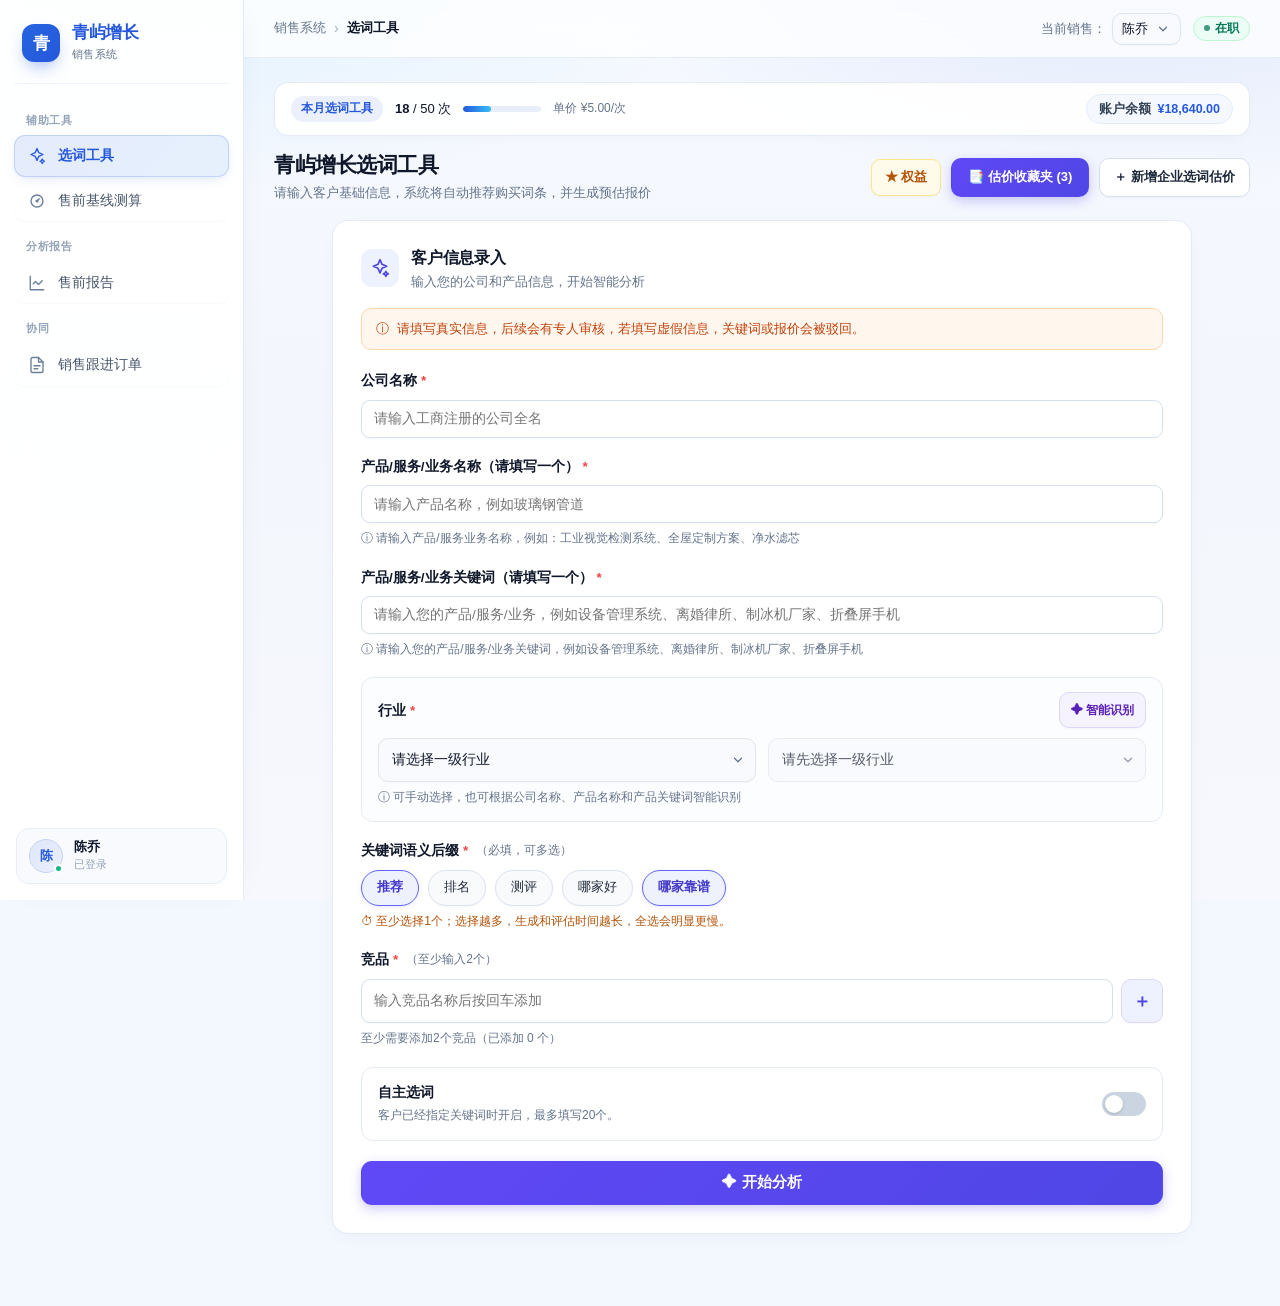
<file: sales.html>
<!doctype html>
<html lang="zh-CN">
<head>
<meta charset="utf-8"><meta name="viewport" content="width=device-width,initial-scale=1">
<title>GEO OEM · 销售系统</title>
<style>
/* ==========================================================================
   GEO OEM Enterprise Design System — Unified Admin & Portal Theme
   ========================================================================== */
:root {
  --tenant-color: #1664ff;
  --blue: var(--tenant-color, #1664ff);
  --brand-hover: color-mix(in srgb, var(--blue) 86%, #06142e);
  --tint: color-mix(in srgb, var(--blue) 9%, #ffffff);
  --tint-strong: color-mix(in srgb, var(--blue) 15%, #ffffff);
  --brand-border: color-mix(in srgb, var(--blue) 26%, #ffffff);
  --brand-ring: color-mix(in srgb, var(--blue) 16%, transparent);

  --ink: #0f1d35;
  --ink-soft: #1e314f;
  --muted: #5a6d87;
  --subtle: #8496ae;
  --line: #e3eaf4;
  --line-strong: #d0dceb;
  --bg: #f4f7fc;
  --surface: #ffffff;
  --surface-subtle: #f8fafd;

  --green: #067647;
  --green-bg: #ecfdf5;
  --green-bd: #bbf7d0;
  --amber: #b45309;
  --amber-bg: #fffbeb;
  --amber-bd: #fde68a;
  --red: #be123c;
  --red-bg: #fff1f2;
  --red-bd: #fecdd3;

  --radius-sm: 8px;
  --radius-md: 11px;
  --radius-lg: 16px;
  --radius-xl: 20px;

  --shadow-xs: 0 1px 2px rgba(15, 29, 53, 0.035);
  --shadow-sm: 0 2px 8px -2px rgba(15, 29, 53, 0.05), 0 1px 3px rgba(15, 29, 53, 0.03);
  --shadow-md: 0 10px 28px -6px rgba(15, 29, 53, 0.08), 0 2px 6px rgba(15, 29, 53, 0.04);
  --shadow-dialog: 0 28px 90px -12px rgba(9, 20, 44, 0.28), 0 0 0 1px rgba(15, 29, 53, 0.06);

  --font: Inter, -apple-system, BlinkMacSystemFont, "PingFang SC", "Hiragino Sans GB", "Microsoft YaHei", sans-serif;
}

*, *::before, *::after {
  box-sizing: border-box;
}

html {
  scroll-behavior: smooth;
}

body {
  margin: 0;
  color: var(--ink);
  font: 14px/1.6 var(--font);
  -webkit-font-smoothing: antialiased;
  -moz-osx-font-smoothing: grayscale;
  background-color: var(--bg);
  background-image:
    radial-gradient(1000px 380px at 68% -60px, color-mix(in srgb, var(--blue) 7%, transparent), transparent 70%),
    radial-gradient(700px 320px at 15% -40px, rgba(56, 189, 248, 0.05), transparent 65%);
  background-attachment: fixed;
}

/* Custom Subtle Scrollbars */
::-webkit-scrollbar { width: 7px; height: 7px; }
::-webkit-scrollbar-track { background: transparent; }
::-webkit-scrollbar-thumb { background: #cbd5e1; border-radius: 999px; }
::-webkit-scrollbar-thumb:hover { background: #94a3b8; }

a {
  color: var(--blue);
  text-decoration: none;
  transition: color 0.16s ease, background-color 0.16s ease, border-color 0.16s ease;
}

h1, h2, h3, p {
  margin: 0;
}

h1 {
  font-size: 25px;
  font-weight: 700;
  letter-spacing: -0.025em;
  line-height: 1.28;
  color: var(--ink);
}

h2 {
  font-size: 16px;
  font-weight: 650;
  letter-spacing: -0.012em;
  color: var(--ink);
}

h3 {
  font-size: 15px;
  font-weight: 650;
  color: var(--ink);
}

.muted, small {
  color: var(--muted);
}

small {
  font-size: 12px;
  line-height: 1.45;
}

button, input, select, textarea {
  font: inherit;
}

button {
  cursor: pointer;
}

button:disabled {
  cursor: not-allowed;
  opacity: 0.5;
}

button:focus-visible, a:focus-visible, input:focus-visible, select:focus-visible, textarea:focus-visible, summary:focus-visible {
  outline: 2px solid var(--blue);
  outline-offset: 2px;
}

/* ==========================================================================
   App Shell: Sidebar & Sticky Glass Topbar
   ========================================================================== */
.layout {
  display: grid;
  grid-template-columns: 240px minmax(0, 1fr);
  min-height: 100vh;
}

.sidebar {
  position: sticky;
  top: 0;
  height: 100vh;
  display: flex;
  flex-direction: column;
  background: linear-gradient(180deg, #ffffff 0%, #fafcff 100%);
  border-right: 1px solid var(--line);
  box-shadow: 4px 0 24px rgba(15, 29, 53, 0.02);
  padding: 22px 14px 16px;
  overflow-y: auto;
  z-index: 35;
}

.brand {
  display: flex;
  align-items: center;
  gap: 12px;
  padding: 2px 10px 22px;
  margin-bottom: 4px;
  border-bottom: 1px solid #eef3f9;
  color: var(--ink);
}

.mark {
  min-width: 40px;
  height: 40px;
  border-radius: 11px;
  background: linear-gradient(140deg, color-mix(in srgb, var(--blue) 90%, #5cb8ff), var(--brand-hover));
  box-shadow:
    inset 0 1px 0 rgba(255, 255, 255, 0.35),
    0 6px 14px -3px color-mix(in srgb, var(--blue) 36%, transparent);
  display: grid;
  place-items: center;
  color: #ffffff;
  font-weight: 800;
  font-size: 18px;
  letter-spacing: -0.02em;
  flex-shrink: 0;
}

.brand b {
  font-size: 18px;
  font-weight: 750;
  line-height: 1.22;
  letter-spacing: -0.02em;
  color: var(--ink);
  display: block;
  overflow-wrap: anywhere;
}

html[style*="--tenant-color"] .brand b {
  color: var(--blue);
}

.brand small {
  display: inline-block;
  margin-top: 3px;
  font-size: 11px;
  font-weight: 500;
  color: var(--muted);
  letter-spacing: 0.04em;
}

.nav {
  padding-top: 8px;
}

.nav-label {
  font-size: 11px;
  font-weight: 700;
  letter-spacing: 0.08em;
  text-transform: uppercase;
  color: var(--subtle);
  padding: 16px 12px 6px;
}

.nav a, .nav button {
  position: relative;
  display: flex;
  align-items: center;
  justify-content: flex-start;
  gap: 11px;
  width: 100%;
  padding: 9px 12px;
  min-height: 40px;
  margin-bottom: 3px;
  color: #415572;
  font-size: 13.5px;
  font-weight: 500;
  border: 1px solid transparent;
  border-radius: 10px;
  background: transparent;
  text-align: left;
  transition: all 0.16s cubic-bezier(0.16, 1, 0.3, 1);
}

.nav a i, .nav button i {
  font-style: normal;
  display: inline-grid;
  place-items: center;
  width: 20px;
  height: 20px;
  flex: none;
  color: #6b7f99;
  transition: color 0.16s ease, transform 0.16s ease;
}

.nav a i svg, .nav button i svg {
  width: 18px;
  height: 18px;
}

.nav a:hover, .nav button:hover {
  background: #f2f6fc;
  color: var(--ink);
  border-color: transparent;
}

.nav a:hover i, .nav button:hover i {
  color: var(--blue);
}

.nav a[aria-current="page"], .nav button[aria-current="page"] {
  background: var(--tint);
  color: var(--blue);
  font-weight: 650;
  border-color: color-mix(in srgb, var(--blue) 14%, transparent);
  box-shadow: 0 1px 3px color-mix(in srgb, var(--blue) 6%, transparent);
}

.nav a[aria-current="page"]::before, .nav button[aria-current="page"]::before {
  content: "";
  position: absolute;
  left: -7px;
  top: 9px;
  bottom: 9px;
  width: 3.5px;
  border-radius: 999px;
  background: var(--blue);
}

.nav a[aria-current="page"] i, .nav button[aria-current="page"] i {
  color: var(--blue);
}

.side-foot {
  margin-top: auto;
  padding: 16px 2px 0;
}

.side-foot > div {
  display: flex;
  align-items: center;
  gap: 11px;
  padding: 11px 12px;
  background: var(--surface-subtle);
  border: 1px solid var(--line);
  border-radius: 12px;
}

.side-avatar {
  position: relative;
  width: 34px;
  height: 34px;
  display: grid;
  place-items: center;
  flex: none;
  background: linear-gradient(135deg, var(--tint-strong), var(--tint));
  border: 1px solid var(--brand-border);
  color: var(--blue);
  border-radius: 50%;
  font-weight: 700;
  font-size: 13px;
}

.side-avatar::after {
  content: "";
  position: absolute;
  right: -1px;
  bottom: -1px;
  width: 9px;
  height: 9px;
  border-radius: 50%;
  background: #10b981;
  border: 2px solid #ffffff;
}

.side-foot b {
  display: block;
  color: var(--ink);
  font-size: 13px;
  font-weight: 650;
  line-height: 1.3;
}

.side-foot small {
  display: block;
  font-size: 11px;
  color: var(--subtle);
  margin-top: 1px;
}

.topbar {
  position: sticky;
  top: 0;
  z-index: 25;
  min-height: 60px;
  padding: 10px 32px;
  display: flex;
  align-items: center;
  justify-content: space-between;
  gap: 14px;
  background: rgba(255, 255, 255, 0.84);
  backdrop-filter: blur(14px);
  -webkit-backdrop-filter: blur(14px);
  border-bottom: 1px solid rgba(227, 234, 244, 0.92);
}

.path {
  display: flex;
  gap: 8px;
  align-items: center;
  font-size: 13px;
}

.path-label {
  color: var(--muted);
  font-weight: 500;
}

.path-sep {
  color: #a1b2c8;
  font-size: 14px;
}

.topbar .path b {
  color: var(--ink);
  font-weight: 650;
}

main {
  max-width: 1480px;
  margin: 0 auto;
  padding: 26px 32px 52px;
}

/* ==========================================================================
   Headers: Hero Workspace Cover & Clean Subpage Header
   ========================================================================== */
.intro, .section-head, .actions, .filters {
  display: flex;
  align-items: center;
  justify-content: space-between;
  gap: 12px;
  flex-wrap: wrap;
}

.actions, .filters {
  justify-content: flex-start;
}

.intro:not(.workspace-cover) {
  margin: 0 0 16px;
  padding: 2px 0;
  background: transparent;
  border: 0;
  border-radius: 0;
  box-shadow: none;
  position: relative;
}

.intro:not(.workspace-cover)::before {
  display: none;
}

.intro:not(.workspace-cover) h1 {
  font-size: 20px;
  letter-spacing: -0.02em;
}

.intro p, .section-head p {
  margin-top: 4px;
  font-size: 13px;
}

.workspace-cover {
  position: relative;
  isolation: isolate;
  overflow: hidden;
  display: flex;
  align-items: center;
  min-height: 188px;
  padding: 28px 32px;
  margin-bottom: 20px;
  background:
    radial-gradient(ellipse at 86% 24%, color-mix(in srgb, var(--blue) 42%, #0ea5e9) 0%, transparent 56%),
    radial-gradient(ellipse at 65% 110%, rgba(14, 165, 233, 0.22), transparent 52%),
    linear-gradient(118deg, #071529 0%, #0b2240 58%, #10335c 100%);
  border: 1px solid rgba(56, 130, 246, 0.28);
  border-radius: var(--radius-xl);
  box-shadow: 0 14px 34px -10px rgba(8, 24, 54, 0.28), inset 0 1px 0 rgba(255, 255, 255, 0.1);
  color: #ffffff;
}

.workspace-cover h1 {
  font-size: clamp(24px, 2.6vw, 32px);
  line-height: 1.22;
  margin: 10px 0 8px;
  color: #ffffff;
  letter-spacing: -0.025em;
}

.workspace-cover p {
  margin: 0;
  color: #bfd4ee;
  font-size: 14px;
  max-width: 560px;
}

.cover-copy, .cover-action {
  position: relative;
  z-index: 1;
}

.cover-action {
  margin-top: 18px;
  display: flex;
  gap: 10px;
  flex-wrap: wrap;
}

.cover-label {
  display: inline-flex;
  align-items: center;
  gap: 7px;
  padding: 4px 11px;
  border-radius: 999px;
  background: rgba(255, 255, 255, 0.08);
  border: 1px solid rgba(255, 255, 255, 0.15);
  color: #bae6fd;
  font-size: 11.5px;
  font-weight: 600;
  letter-spacing: 0.05em;
  backdrop-filter: blur(6px);
}

.cover-label::before {
  content: "";
  width: 6px;
  height: 6px;
  border-radius: 50%;
  background: #38bdf8;
  box-shadow: 0 0 8px #38bdf8;
}

.cover-grid {
  position: absolute;
  inset: 0 0 0 42%;
  z-index: -1;
  opacity: 0.72;
  pointer-events: none;
  background:
    radial-gradient(circle, rgba(152, 223, 255, 0.45) 1px, transparent 1.5px) 0 0 / 24px 24px,
    repeating-linear-gradient(135deg, transparent 0 68px, rgba(119, 194, 255, 0.09) 69px 70px, transparent 71px 112px);
  mask-image: linear-gradient(90deg, transparent, #000 50%);
  -webkit-mask-image: linear-gradient(90deg, transparent, #000 50%);
}

.cover-grid::after {
  content: "";
  position: absolute;
  width: 380px;
  height: 120px;
  right: 3%;
  bottom: -26px;
  transform: rotate(-16deg);
  border: 1px solid rgba(148, 209, 247, 0.35);
  border-radius: 50%;
  box-shadow: 0 0 0 18px rgba(115, 197, 255, 0.04), 0 0 0 38px rgba(115, 197, 255, 0.03);
}

/* Cover light secondary buttons (e.g. return link inside dark cover) */
.workspace-cover .button:not(.primary) {
  background: rgba(255, 255, 255, 0.1);
  border-color: rgba(255, 255, 255, 0.22);
  color: #ffffff;
  backdrop-filter: blur(6px);
}
.workspace-cover .button:not(.primary):hover {
  background: rgba(255, 255, 255, 0.18);
  border-color: rgba(255, 255, 255, 0.38);
  color: #ffffff;
}

/* ==========================================================================
   Buttons & Action Links
   ========================================================================== */
.button, button {
  display: inline-flex;
  justify-content: center;
  align-items: center;
  gap: 6px;
  border: 1px solid var(--line-strong);
  border-radius: 9px;
  background: var(--surface);
  color: var(--ink-soft);
  font-size: 13px;
  font-weight: 600;
  padding: 7px 14px;
  min-height: 36px;
  white-space: nowrap;
  box-shadow: var(--shadow-xs);
  transition: all 0.16s cubic-bezier(0.16, 1, 0.3, 1);
}

.button:hover, button:hover {
  border-color: var(--blue);
  color: var(--blue);
  background: #fbfdff;
}

.button:active, button:active {
  transform: translateY(0.5px);
}

.primary, button.primary {
  background: linear-gradient(180deg, color-mix(in srgb, var(--blue) 94%, #ffffff) 0%, var(--blue) 100%);
  border-color: var(--blue);
  color: #ffffff;
  box-shadow:
    inset 0 1px 0 rgba(255, 255, 255, 0.22),
    0 4px 12px -2px color-mix(in srgb, var(--blue) 38%, transparent);
}

.primary:hover, button.primary:hover {
  background: linear-gradient(180deg, var(--blue) 0%, var(--brand-hover) 100%);
  border-color: var(--brand-hover);
  color: #ffffff;
  box-shadow:
    inset 0 1px 0 rgba(255, 255, 255, 0.22),
    0 6px 16px -2px color-mix(in srgb, var(--blue) 48%, transparent);
}

.cover-action .primary {
  box-shadow:
    inset 0 1px 0 rgba(255, 255, 255, 0.28),
    0 8px 22px rgba(10, 30, 82, 0.45);
}

.link-button {
  border: 1px solid transparent;
  color: var(--blue);
  padding: 4px 9px;
  min-height: 28px;
  font-size: 12.5px;
  font-weight: 600;
  background: var(--tint);
  border-radius: 7px;
  box-shadow: none;
}

.link-button:hover {
  background: var(--tint-strong);
  border-color: var(--brand-border);
  color: var(--brand-hover);
}

.order-preview {
  display: inline-flex;
  align-items: center;
  gap: 4px;
  padding: 4px 9px;
  min-height: 28px;
  border-radius: 7px;
  font-size: 12.5px;
  font-weight: 600;
  color: var(--ink-soft);
  background: #f3f6fb;
  border: 1px solid var(--line);
  white-space: nowrap;
}

.order-preview:hover {
  color: var(--blue);
  background: var(--tint);
  border-color: var(--brand-border);
}

.cell-actions {
  display: inline-flex;
  align-items: center;
  gap: 6px;
  flex-wrap: wrap;
}

/* ==========================================================================
   Panels, KPI Metrics & Progress Bars
   ========================================================================== */
.panel, .metric {
  background: var(--surface);
  border: 1px solid var(--line);
  border-radius: var(--radius-lg);
  box-shadow: var(--shadow-sm);
}

.panel {
  margin-bottom: 18px;
  overflow: hidden;
}

.pad {
  padding: 20px 22px;
}

.section-head {
  margin-bottom: 14px;
}

.panel > .pad:has(+ .scroll) {
  padding-bottom: 14px;
}

.metrics {
  display: grid;
  grid-template-columns: repeat(4, minmax(0, 1fr));
  gap: 14px;
  margin-bottom: 20px;
}

.metric {
  position: relative;
  padding: 18px 20px;
  min-height: 114px;
  display: flex;
  flex-direction: column;
  justify-content: space-between;
  overflow: hidden;
  transition: transform 0.18s ease, box-shadow 0.18s ease, border-color 0.18s ease;
}

.metric:hover {
  transform: translateY(-2px);
  box-shadow: var(--shadow-md);
  border-color: var(--brand-border);
}

.metric::before {
  content: "";
  position: absolute;
  top: 0;
  left: 0;
  right: 0;
  height: 3px;
  background: linear-gradient(90deg, var(--blue), #38bdf8);
  opacity: 0.85;
}

.metric:nth-child(2)::before { background: linear-gradient(90deg, #10b981, #34d399); }
.metric:nth-child(3)::before { background: linear-gradient(90deg, #f59e0b, #fbbf24); }
.metric:nth-child(4)::before { background: linear-gradient(90deg, #6366f1, #818cf8); }

.metric::after {
  content: "";
  position: absolute;
  top: -18px;
  right: -18px;
  width: 72px;
  height: 72px;
  border-radius: 50%;
  background: radial-gradient(circle, color-mix(in srgb, var(--blue) 9%, transparent) 0%, transparent 70%);
  pointer-events: none;
}

.metric span {
  color: var(--muted);
  font-size: 12.5px;
  font-weight: 600;
  letter-spacing: 0.01em;
}

.metric strong {
  display: block;
  font-size: 30px;
  font-weight: 750;
  line-height: 1.25;
  margin: 6px 0 4px;
  color: var(--ink);
  letter-spacing: -0.03em;
  font-variant-numeric: tabular-nums;
}

.metric small {
  font-size: 12px;
  color: var(--subtle);
}

.split {
  display: grid;
  grid-template-columns: minmax(0, 1.6fr) minmax(0, 1fr);
  gap: 18px;
}

.list-row {
  display: flex;
  align-items: center;
  justify-content: space-between;
  gap: 14px;
  padding: 13px 0;
  border-bottom: 1px solid #edf2f9;
}

.list-row:last-child {
  border-bottom: 0;
  padding-bottom: 2px;
}

.list-row small {
  display: block;
  margin-top: 3px;
}

.bar {
  height: 8px;
  background: #edf2fa;
  border-radius: 999px;
  overflow: hidden;
}

.bar i {
  display: block;
  height: 100%;
  background: linear-gradient(90deg, var(--blue), #38bdf8);
  border-radius: inherit;
  transition: width 0.35s cubic-bezier(0.16, 1, 0.3, 1);
}

/* ==========================================================================
   Semantic Status Badges (with Subtle Indicator Dot)
   ========================================================================== */
.badge {
  display: inline-flex;
  align-items: center;
  gap: 5px;
  border-radius: 999px;
  background: #f1f5f9;
  border: 1px solid #e2e8f0;
  padding: 2.5px 9px;
  font-size: 12px;
  font-weight: 600;
  line-height: 1.45;
  white-space: nowrap;
  color: #475569;
}

.badge::before {
  content: "";
  width: 6px;
  height: 6px;
  border-radius: 50%;
  background: currentColor;
  opacity: 0.75;
  flex-shrink: 0;
}

.badge.green {
  color: var(--green);
  background: var(--green-bg);
  border-color: var(--green-bd);
}

.badge.blue {
  color: var(--blue);
  background: var(--tint);
  border-color: var(--brand-border);
}

.badge.amber {
  color: var(--amber);
  background: var(--amber-bg);
  border-color: var(--amber-bd);
}

.badge.red {
  color: var(--red);
  background: var(--red-bg);
  border-color: var(--red-bd);
}

/* ==========================================================================
   Filters, Inputs & Modern Form Controls
   ========================================================================== */
.filters {
  padding: 14px 18px;
  gap: 10px;
  background: #fbfcfe;
  border-bottom: 1px solid var(--line);
}

.filters > label {
  display: inline-flex;
  align-items: center;
  gap: 8px;
  font-size: 13px;
  font-weight: 600;
  color: var(--muted);
}

.filters > .badge {
  margin-left: auto;
}

input:not([type="checkbox"]):not([type="radio"]):not([type="color"]), select, textarea {
  border: 1px solid var(--line-strong);
  border-radius: 9px;
  background: var(--surface);
  color: var(--ink);
  font-size: 13.5px;
  padding: 7px 12px;
  min-height: 38px;
  box-shadow: var(--shadow-xs);
  transition: border-color 0.16s ease, box-shadow 0.16s ease, background-color 0.16s ease;
}

input:not([type="checkbox"]):not([type="radio"]):hover, select:hover, textarea:hover {
  border-color: #b4c6de;
}

input:not([type="checkbox"]):not([type="radio"]):focus, select:focus, textarea:focus {
  outline: none;
  border-color: var(--blue);
  box-shadow: 0 0 0 3px var(--brand-ring);
  background: #ffffff;
}

input[readonly] {
  background: #f5f8fc;
  color: var(--muted);
  border-color: var(--line);
}

input[type="search"] {
  min-width: 240px;
  padding-left: 35px;
  background-image: url("data:image/svg+xml,%3Csvg xmlns='http://www.w3.org/2000/svg' width='15' height='15' viewBox='0 0 24 24' fill='none' stroke='%23788ba5' stroke-width='2' stroke-linecap='round' stroke-linejoin='round'%3E%3Ccircle cx='11' cy='11' r='8'/%3E%3Cpath d='m21 21-4.3-4.3'/%3E%3C/svg%3E");
  background-repeat: no-repeat;
  background-position: 11px center;
}

select {
  appearance: none;
  -webkit-appearance: none;
  padding-right: 32px;
  background-image: url("data:image/svg+xml,%3Csvg xmlns='http://www.w3.org/2000/svg' width='14' height='14' viewBox='0 0 24 24' fill='none' stroke='%235a6d87' stroke-width='2.2' stroke-linecap='round' stroke-linejoin='round'%3E%3Cpath d='m6 9 6 6 6-6'/%3E%3C/svg%3E");
  background-repeat: no-repeat;
  background-position: right 10px center;
}

input[type="color"] {
  width: 56px;
  height: 38px;
  padding: 3px;
  border: 1px solid var(--line-strong);
  border-radius: 9px;
  background: var(--surface);
  cursor: pointer;
}

textarea {
  resize: vertical;
  min-height: 92px;
  line-height: 1.55;
}

/* ==========================================================================
   Data Tables & Collapsible Customer Groups
   ========================================================================== */
.scroll {
  overflow-x: auto;
}

table {
  border-collapse: collapse;
  width: 100%;
  min-width: 560px;
  text-align: left;
  font-variant-numeric: tabular-nums;
}

th, td {
  padding: 13px 16px;
  border-bottom: 1px solid #edf2f9;
  vertical-align: middle;
}

th {
  background: #f7f9fc;
  color: #51647f;
  font-size: 12px;
  font-weight: 650;
  letter-spacing: 0.02em;
  white-space: nowrap;
  border-bottom: 1px solid var(--line);
}

tbody tr {
  transition: background-color 0.12s ease;
}

tbody tr:last-child td {
  border-bottom: 0;
}

tbody tr:hover {
  background: #f6f9ff;
}

td b {
  color: var(--ink);
  font-weight: 650;
}

td small {
  font-size: 11.5px;
  color: var(--subtle);
}

.table-foot {
  padding: 12px 18px;
  border-top: 1px solid var(--line);
  background: #fafcfe;
  color: var(--muted);
  font-size: 12.5px;
  font-weight: 500;
}

.empty {
  text-align: center;
  color: var(--muted);
  padding: 42px 24px;
  font-size: 13.5px;
}

.customer-group {
  border-bottom: 1px solid var(--line);
  transition: background-color 0.16s ease;
}

.customer-group:last-child {
  border-bottom: 0;
}

.customer-group summary {
  display: flex;
  align-items: center;
  gap: 13px;
  padding: 15px 18px;
  cursor: pointer;
  list-style: none;
  transition: background-color 0.15s ease;
}

.customer-group summary::-webkit-details-marker {
  display: none;
}

.customer-group summary::before {
  content: "";
  width: 7px;
  height: 7px;
  border-right: 2px solid #647b98;
  border-bottom: 2px solid #647b98;
  transform: rotate(-45deg);
  flex: none;
  transition: transform 0.18s ease, border-color 0.18s ease;
}

.customer-group[open] summary::before {
  transform: rotate(45deg);
  border-color: var(--blue);
}

.customer-group summary:hover {
  background: #f7faff;
}

.customer-group[open] > summary {
  background: #f3f8ff;
}

.customer-group summary b {
  font-size: 14.5px;
  color: var(--ink);
}

.customer-group summary small {
  display: block;
  margin-top: 2px;
  color: var(--muted);
}

.customer-group summary .badge {
  margin-left: auto;
}

.customer-orders {
  border-top: 1px solid var(--line);
  padding: 14px 18px 16px;
  background: #fbfdff;
}

.customer-orders .section-head {
  margin: 0 0 10px;
}

.customer-orders .section-head h2 {
  font-size: 13.5px;
  color: var(--muted);
}

.customer-orders .scroll {
  border: 1px solid var(--line);
  border-radius: 11px;
  background: #ffffff;
}

/* ==========================================================================
   Dialogs, Property Lists & Toast Notifications
   ========================================================================== */
dialog {
  width: min(580px, calc(100% - 28px));
  max-height: calc(100dvh - 32px);
  border: 1px solid var(--line);
  border-radius: var(--radius-xl);
  background: var(--surface);
  color: var(--ink);
  padding: 0;
  box-shadow: var(--shadow-dialog);
  overflow: auto;
}

dialog::backdrop {
  background: rgba(11, 22, 44, 0.46);
  backdrop-filter: blur(5px);
  -webkit-backdrop-filter: blur(5px);
}

dialog > .section-head {
  position: sticky;
  top: 0;
  z-index: 3;
  background: rgba(255, 255, 255, 0.94);
  backdrop-filter: blur(10px);
  padding: 17px 22px;
  margin: 0;
  border-bottom: 1px solid var(--line);
}

dialog > .section-head h2 {
  font-size: 17px;
  font-weight: 700;
}

dialog > .section-head form button {
  width: 32px;
  height: 32px;
  min-height: 32px;
  padding: 0;
  border-radius: 8px;
  border-color: transparent;
  background: #f1f5f9;
  color: #475569;
  box-shadow: none;
}

dialog > .section-head form button:hover {
  background: #e2e8f0;
  color: var(--ink);
}

#dialogBody {
  padding: 20px 22px 22px;
}

.form-grid {
  display: grid;
  grid-template-columns: 1fr 1fr;
  gap: 14px;
  margin: 4px 0 20px;
}

.form-grid > label {
  display: grid;
  gap: 6px;
  font-size: 13px;
  font-weight: 600;
  color: var(--ink-soft);
}

.wide {
  grid-column: 1 / -1;
}

dl {
  display: grid;
  grid-template-columns: 112px 1fr;
  gap: 10px 14px;
  margin: 4px 0 18px;
  padding: 14px 16px;
  background: var(--surface-subtle);
  border: 1px solid var(--line);
  border-radius: 12px;
}

dt {
  color: var(--muted);
  font-size: 13px;
  font-weight: 500;
}

dd {
  margin: 0;
  color: var(--ink);
  font-weight: 600;
  overflow-wrap: anywhere;
}

.toast {
  position: fixed;
  right: 24px;
  bottom: 24px;
  background: #0f1d35;
  color: #ffffff;
  padding: 11px 18px;
  border-radius: 11px;
  font-size: 13.5px;
  font-weight: 500;
  box-shadow: 0 14px 34px rgba(9, 20, 44, 0.28), inset 0 1px 0 rgba(255, 255, 255, 0.12);
  z-index: 90;
}

.portal-section {
  scroll-margin-top: 76px;
}

/* ==========================================================================
   HQ Specific Controls (Module Pill Checkboxes & Pricing Grid)
   ========================================================================== */
.hq-module-tags {
  display: flex;
  flex-wrap: wrap;
  gap: 5px;
  max-width: 360px;
}

.hq-module-tags .badge::before {
  display: none;
}

.hq-permissions {
  border: 1px solid var(--line);
  background: var(--surface-subtle);
  border-radius: 12px;
  padding: 12px 14px 14px;
  display: flex;
  flex-wrap: wrap;
  gap: 8px;
}

.hq-permissions legend, .hq-price-fields legend {
  padding: 0 6px;
  font-size: 12.5px;
  font-weight: 700;
  color: var(--ink-soft);
}

.hq-permissions label {
  display: inline-flex;
  align-items: center;
  gap: 6px;
  padding: 6px 11px;
  border-radius: 8px;
  background: #ffffff;
  border: 1px solid var(--line-strong);
  font-size: 13px;
  font-weight: 500;
  color: var(--ink-soft);
  cursor: pointer;
  transition: all 0.15s ease;
}

.hq-permissions label:hover {
  border-color: var(--blue);
}

.hq-permissions label:has(input:checked) {
  background: var(--tint);
  border-color: var(--blue);
  color: var(--blue);
  font-weight: 600;
}

.hq-permissions input {
  min-height: auto;
  margin: 0;
  accent-color: var(--blue);
}

.hq-price-fields {
  display: grid;
  grid-template-columns: repeat(2, minmax(0, 1fr));
  gap: 12px;
  border: 1px solid var(--line);
  background: var(--surface-subtle);
  border-radius: 12px;
  padding: 12px 14px 14px;
}

.hq-price-fields label {
  display: grid;
  gap: 5px;
  font-size: 12.5px;
  font-weight: 600;
  color: var(--ink-soft);
}

.hq-price-fields small {
  grid-column: 1 / -1;
  color: var(--muted);
}

.hq-price-fields input {
  width: 100%;
  min-width: 0;
}

/* ==========================================================================
   Responsive Breakpoints
   ========================================================================== */
@media (max-width: 1024px) {
  .layout { grid-template-columns: 196px minmax(0, 1fr); }
  main, .topbar { padding-inline: 20px; }
  .split { grid-template-columns: 1fr; }
  .metrics { grid-template-columns: repeat(2, minmax(0, 1fr)); }
  .workspace-cover { padding: 24px; min-height: 164px; }
}

@media (max-width: 720px) {
  .layout { display: block; }
  .sidebar { position: static; height: auto; padding: 14px 14px 10px; }
  .brand { padding: 0 4px 12px; margin-bottom: 6px; }
  .nav { display: flex; gap: 4px; flex-wrap: wrap; padding-top: 2px; }
  .nav a, .nav button { width: auto; margin: 0; padding: 6px 10px; min-height: 34px; gap: 6px; font-size: 13px; }
  .nav a[aria-current="page"]::before, .nav button[aria-current="page"]::before { display: none; }
  .nav-label, .side-foot { display: none; }
  .topbar { padding: 8px 14px; min-height: 52px; }
  main { padding: 16px 14px 36px; }
  .workspace-cover { padding: 20px 18px; min-height: 146px; border-radius: 15px; }
  .cover-grid { inset: 0 0 0 28%; }
  .path-label, .path-sep { display: none; }
  .form-grid, .hq-price-fields { grid-template-columns: 1fr; }
}

/* ==========================================================================
   Sales Portal Specific Enhancements
   ========================================================================== */
body[data-role="销售"] {
  --sales-violet: #5438dc;
  --sales-violet-hover: #4328c4;
  --sales-lilac: #f1eeff;
  --sales-border: #d5ccff;
}

.sales-header {
  align-items: flex-start;
  margin-bottom: 20px;
}

.sales-violet, button.sales-violet {
  background: linear-gradient(180deg, #6347f5 0%, var(--sales-violet) 100%);
  color: #ffffff;
  border-color: var(--sales-violet);
  box-shadow: inset 0 1px 0 rgba(255, 255, 255, 0.24), 0 4px 12px -2px rgba(84, 56, 220, 0.36);
}

.sales-violet:hover, button.sales-violet:hover {
  background: linear-gradient(180deg, var(--sales-violet) 0%, var(--sales-violet-hover) 100%);
  color: #ffffff;
  border-color: var(--sales-violet-hover);
}

.sales-perks, button.sales-perks {
  color: #9a5206;
  border-color: #fde0b6;
  background: #fff9f0;
  box-shadow: none;
}

.sales-perks:hover, button.sales-perks:hover {
  background: #fff2dc;
  border-color: #f9c982;
  color: #7c3f02;
}

.sales-callout {
  display: flex;
  align-items: flex-start;
  gap: 16px;
  padding: 22px 24px;
  background:
    radial-gradient(ellipse at 95% 0%, rgba(99, 71, 245, 0.1), transparent 55%),
    linear-gradient(135deg, #ffffff 40%, #f8f6ff 100%);
  border-color: #dfd8ff;
}

.sales-icon {
  width: 46px;
  height: 46px;
  display: grid;
  place-items: center;
  flex: none;
  background: linear-gradient(140deg, #6d52ff, var(--sales-violet));
  box-shadow: inset 0 1px 0 rgba(255, 255, 255, 0.3), 0 6px 16px -3px rgba(84, 56, 220, 0.35);
  color: #ffffff;
  border-radius: 12px;
  font-size: 20px;
}

.sales-icon.soft {
  background: var(--sales-lilac);
  border: 1px solid var(--sales-border);
  box-shadow: none;
  color: var(--sales-violet);
  width: 38px;
  height: 38px;
  font-size: 17px;
}

.sales-callout h2 {
  margin: 0 0 5px;
  font-size: 17px;
}

.sales-benefits {
  display: flex;
  gap: 10px 20px;
  flex-wrap: wrap;
  margin: 12px 0 0;
  padding: 0;
  list-style: none;
  color: var(--ink-soft);
  font-size: 12.5px;
  font-weight: 500;
}

.sales-benefits li {
  display: inline-flex;
  align-items: center;
  gap: 6px;
}

.sales-benefits li::before {
  content: "✓";
  display: inline-grid;
  place-items: center;
  width: 16px;
  height: 16px;
  border-radius: 50%;
  background: var(--green-bg);
  color: var(--green);
  font-size: 10px;
  font-weight: 800;
}

/* Segmented Control Tabs */
.sales-tabs {
  display: inline-flex;
  gap: 4px;
  margin: 4px 0 18px;
  padding: 4px;
  background: #e9eef7;
  border-radius: 11px;
}

.sales-tabs button {
  border: 0;
  background: transparent;
  color: var(--muted);
  box-shadow: none;
  padding: 7px 18px;
  min-height: 34px;
  border-radius: 8px;
}

.sales-tabs button:hover {
  color: var(--ink);
  background: rgba(255, 255, 255, 0.5);
}

.sales-tabs button[aria-pressed="true"] {
  background: #ffffff;
  color: var(--sales-violet);
  font-weight: 700;
  box-shadow: 0 2px 6px rgba(15, 29, 53, 0.08);
}

.sales-form {
  padding: clamp(18px, 2.4vw, 28px);
}

.sales-form-head {
  display: flex;
  align-items: center;
  gap: 12px;
  margin-bottom: 16px;
}

.sales-note {
  display: flex;
  align-items: center;
  gap: 8px;
  background: #fff9eb;
  color: #9a4a08;
  border: 1px solid #fde2b2;
  border-radius: 10px;
  padding: 10px 14px;
  margin: 12px 0 20px;
  font-size: 13px;
  font-weight: 500;
}

.sales-fields {
  display: grid;
  gap: 16px;
}

.sales-field {
  display: grid;
  gap: 6px;
  align-content: start;
}

.sales-field label, .sales-label {
  font-weight: 650;
  font-size: 13.5px;
  color: var(--ink);
}

.sales-field small, .sales-hint {
  color: var(--muted);
  font-size: 12px;
}

.sales-required {
  color: var(--red);
}

.sales-field input, .sales-field select, .sales-field textarea {
  width: 100%;
  min-width: 0;
}

.sales-industry {
  padding: 16px 18px;
  border: 1px solid #dce6f7;
  background: #f8faff;
  border-radius: 12px;
}

.sales-industry .section-head {
  margin-bottom: 10px;
}

.sales-two, .sales-industry-selects {
  display: grid;
  grid-template-columns: repeat(2, minmax(0, 1fr));
  gap: 14px;
}

.sales-form-actions {
  margin-top: 18px;
  display: flex;
  flex-wrap: wrap;
  gap: 10px;
  justify-content: flex-end;
}

.sales-error {
  color: var(--red);
  margin: 8px 0 0;
  font-size: 13px;
  font-weight: 500;
}

/* Wide Wizard & Diagnosis Dialog */
.sales-dialog {
  width: min(920px, calc(100% - 28px));
  max-height: calc(100dvh - 32px);
  padding: 0;
}

.sales-dialog #dialogBody {
  padding: 0;
}

.sales-dialog-inner {
  padding: 20px 24px 24px;
}

.sales-steps {
  display: grid;
  grid-template-columns: repeat(3, minmax(0, 1fr));
  gap: 8px;
  padding: 8px;
  margin: 0 0 20px;
  list-style: none;
  background: #f3f6fc;
  border: 1px solid var(--line);
  border-radius: 12px;
}

.sales-steps li {
  display: flex;
  align-items: center;
  gap: 8px;
  justify-content: center;
  padding: 7px 10px;
  border-radius: 8px;
  color: var(--muted);
  font-size: 13px;
  font-weight: 600;
}

.sales-steps b {
  display: grid;
  place-items: center;
  width: 24px;
  height: 24px;
  flex: none;
  border: 1px solid #d2ddef;
  background: #ffffff;
  border-radius: 50%;
  font-size: 12px;
}

.sales-steps [aria-current="step"] {
  background: #ffffff;
  color: var(--ink);
  box-shadow: var(--shadow-xs);
}

.sales-steps [aria-current="step"] b {
  color: #ffffff;
  background: var(--sales-violet);
  border-color: var(--sales-violet);
}

.sales-wizard-title {
  margin-bottom: 12px;
}

/* Interactive Choice Pills */
.sales-choices {
  display: flex;
  align-items: center;
  flex-wrap: wrap;
  gap: 8px 10px;
  border: 0;
  padding: 0;
  margin: 0;
  min-width: 0;
}

.sales-choices legend {
  font-weight: 650;
  font-size: 13.5px;
  margin-bottom: 8px;
  padding: 0;
  width: 100%;
}

.sales-choices label {
  display: inline-flex;
  align-items: center;
  gap: 6px;
  padding: 6px 12px;
  border-radius: 8px;
  border: 1px solid var(--line-strong);
  background: #ffffff;
  font-size: 13px;
  font-weight: 500;
  cursor: pointer;
  transition: all 0.15s ease;
}

.sales-choices label:hover {
  border-color: var(--sales-violet);
}

.sales-choices label:has(input:checked) {
  background: var(--sales-lilac);
  border-color: var(--sales-violet);
  color: var(--sales-violet);
  font-weight: 600;
}

.sales-choices input {
  min-height: auto;
  margin: 0;
  accent-color: var(--sales-violet);
}

.sales-chip-row {
  display: flex;
  align-items: center;
  gap: 6px;
  flex-wrap: wrap;
}

.sales-chip {
  display: inline-flex;
  align-items: center;
  gap: 5px;
  background: var(--sales-lilac);
  border: 1px solid var(--sales-border);
  color: var(--sales-violet);
  border-radius: 8px;
  padding: 3px 9px;
  font-size: 12.5px;
  font-weight: 600;
}

.sales-chip button {
  min-height: auto;
  padding: 0 3px;
  border: 0;
  background: none;
  box-shadow: none;
  color: inherit;
}

.sales-key-entry {
  display: grid;
  grid-template-columns: minmax(0, 1fr) auto auto;
  gap: 10px;
  align-items: start;
}

.sales-key-entry textarea {
  min-height: 68px;
}

.sales-wizard-footer {
  display: flex;
  align-items: center;
  justify-content: space-between;
  gap: 10px;
  padding-top: 16px;
  border-top: 1px solid var(--line);
  margin-top: 18px;
}

.sales-number {
  display: inline-grid;
  place-items: center;
  width: 20px;
  height: 20px;
  border-radius: 50%;
  color: var(--sales-violet);
  background: var(--sales-lilac);
  margin-right: 6px;
  font-size: 11.5px;
  font-weight: 700;
}

/* Follow-up Orders Filter Card & Sticky Table */
#sales-order-query {
  background: var(--surface);
  border: 1px solid var(--line);
  border-radius: var(--radius-lg);
  padding: 16px 18px;
  margin-bottom: 18px;
  box-shadow: var(--shadow-sm);
}

.sales-order-filters {
  display: grid;
  grid-template-columns: repeat(auto-fill, minmax(156px, 1fr));
  gap: 10px;
  margin-bottom: 12px;
}

.sales-order-search {
  display: flex;
  gap: 10px;
  max-width: 600px;
  margin-bottom: 0;
}

.sales-order-search input {
  flex: 1;
  min-width: 0;
}

.sales-order-head, .sales-order-group summary {
  display: grid;
  grid-template-columns: minmax(0, 1.6fr) minmax(0, 0.9fr) minmax(0, 0.65fr);
  gap: 12px;
  align-items: center;
  padding: 13px 18px 13px 38px;
}

.sales-order-head {
  background: #f5f8fc;
  color: #51647f;
  font-size: 12px;
  font-weight: 650;
  border-bottom: 1px solid var(--line);
}

.sales-order-group summary {
  position: relative;
}

.sales-order-group summary::before {
  position: absolute;
  left: 18px;
}

.sales-order-group table {
  min-width: 1240px;
}

.sales-order-group td:nth-child(2) {
  min-width: 120px;
  max-width: 200px;
}

.sales-order-group td:nth-child(3), .sales-order-group td:nth-child(9) {
  white-space: nowrap;
}

.sales-order-actions {
  display: flex;
  align-items: center;
  gap: 6px;
  white-space: nowrap;
}

.sales-order-actions button, .sales-order-actions a {
  min-height: 28px;
  padding: 4px 8px;
  font-size: 12px;
  border-radius: 7px;
  box-shadow: none;
}

.sales-order-actions .apply-pwd, button.apply-pwd {
  color: #ffffff;
  border-color: #1664ff;
  background: linear-gradient(135deg, #2563eb, #1664ff);
  font-weight: 650;
}

.sales-order-actions .apply-pwd:hover, button.apply-pwd:hover {
  background: linear-gradient(135deg, #1d4ed8, #1456db);
  border-color: #1456db;
  color: #ffffff;
}

.sales-order-actions .reset-order, button.reset-order {
  color: #b45309;
  border-color: #fde68a;
  background: #fffbeb;
}

.sales-order-actions .reset-order:hover, button.reset-order:hover {
  background: #fef3c7;
  border-color: #fcd34d;
  color: #92400e;
}

.otp-warn-banner {
  display: flex;
  align-items: flex-start;
  gap: 10px;
  padding: 12px 14px;
  border-radius: 12px;
  background: #fffbeb;
  border: 1px solid #fcd34d;
  border-left: 4px solid #f59e0b;
  color: #92400e;
  font-size: 13px;
  line-height: 1.6;
  margin-bottom: 14px;
}

.otp-cred-card {
  border-radius: 14px;
  border: 1px solid #bfdbfe;
  background: linear-gradient(180deg, #f8fbff 0%, #eff6ff 100%);
  padding: 16px 18px;
  display: grid;
  gap: 12px;
  margin-bottom: 16px;
}

.otp-cred-row {
  display: flex;
  align-items: center;
  justify-content: space-between;
  gap: 12px;
  font-size: 13px;
  color: var(--ink-soft);
}

.otp-cred-row code {
  padding: 4px 10px;
  border-radius: 8px;
  background: #ffffff;
  border: 1px solid #cbd5e1;
  font-family: ui-monospace, SFMono-Regular, Menlo, monospace;
  font-size: 14px;
  font-weight: 700;
  color: var(--ink);
  user-select: all;
}

.otp-pass-box {
  padding: 12px 14px;
  border-radius: 10px;
  background: #ffffff;
  border: 1.5px dashed #3b82f6;
  display: flex;
  align-items: center;
  justify-content: space-between;
  gap: 12px;
}

.otp-pass-code {
  font-family: ui-monospace, SFMono-Regular, Menlo, monospace;
  font-size: 22px;
  font-weight: 800;
  letter-spacing: 0.06em;
  color: #1d4ed8;
  user-select: all;
}

.otp-once-tag {
  display: inline-flex;
  align-items: center;
  padding: 3px 9px;
  border-radius: 999px;
  background: #fef3c7;
  color: #b45309;
  font-size: 11.5px;
  font-weight: 700;
  white-space: nowrap;
}

.sales-order-group .customer-orders {
  padding: 0;
}

.sales-order-group .customer-orders .scroll {
  border: 0;
  border-radius: 0;
}

.sales-order-group th:last-child, .sales-order-group td:last-child {
  position: sticky;
  right: 0;
  background: #fafcff;
  box-shadow: -4px 0 12px rgba(15, 29, 53, 0.05);
}

.sales-order-group tbody tr:hover td:last-child {
  background: #f2f7ff;
}

@media (max-width: 720px) {
  .sales-two, .sales-industry-selects { grid-template-columns: 1fr; }
  .sales-dialog-inner, .sales-dialog > .section-head { padding: 14px; }
  .sales-steps li { font-size: 11.5px; gap: 4px; padding: 5px 6px; }
  .sales-steps b { width: 20px; height: 20px; }
  .sales-key-entry { grid-template-columns: 1fr 1fr; }
  .sales-key-entry textarea { grid-column: 1 / -1; }
  .sales-order-group th:last-child, .sales-order-group td:last-child { position: static; box-shadow: none; }
  .sales-order-head, .sales-order-group summary { gap: 6px; grid-template-columns: minmax(0, 1.3fr) minmax(0, 0.8fr) auto; }
}

/* Visual Presales Report & Baseline Results */
.report-hero-banner {
  background: radial-gradient(ellipse at 88% 18%, rgba(99, 71, 245, 0.42), transparent 56%),
              linear-gradient(118deg, #09162c 0%, #13284c 60%, #1d2b64 100%);
  color: #ffffff;
  border-radius: 14px;
  padding: 20px 22px;
  margin-bottom: 16px;
  display: flex;
  align-items: flex-start;
  justify-content: space-between;
  gap: 16px;
  flex-wrap: wrap;
}
.report-hero-banner h3 { color: #ffffff; font-size: 19px; margin: 4px 0 6px; }
.report-hero-banner p { color: #c4d5f2; font-size: 12.5px; }
.report-score-box {
  background: rgba(255, 255, 255, 0.1);
  border: 1px solid rgba(255, 255, 255, 0.2);
  border-radius: 12px;
  padding: 10px 16px;
  text-align: right;
  backdrop-filter: blur(8px);
}
.report-score-box strong { display: block; font-size: 28px; line-height: 1.15; color: #7dd3fc; font-variant-numeric: tabular-nums; }
.report-score-box small { color: #cbd5e1; font-size: 11px; }
.report-kpi-row {
  display: grid;
  grid-template-columns: repeat(4, minmax(0, 1fr));
  gap: 10px;
  margin-bottom: 16px;
}
.report-kpi-card {
  background: #f8fafd;
  border: 1px solid var(--line);
  border-radius: 11px;
  padding: 12px 14px;
}
.report-kpi-card span { display: block; font-size: 12px; color: var(--muted); }
.report-kpi-card b { display: block; font-size: 21px; margin: 4px 0 2px; color: var(--ink); font-variant-numeric: tabular-nums; }
.report-kpi-card small { font-size: 11px; color: var(--subtle); }
.report-grid-two {
  display: grid;
  grid-template-columns: 1.15fr 1fr;
  gap: 14px;
  margin-bottom: 16px;
}
.report-card {
  border: 1px solid var(--line);
  border-radius: 12px;
  padding: 15px 16px;
  background: #ffffff;
}
.report-card h4 { margin: 0 0 12px; font-size: 14px; color: var(--ink); display: flex; justify-content: space-between; align-items: center; }
.rival-row { margin-bottom: 11px; }
.rival-row:last-child { margin-bottom: 0; }
.rival-meta { display: flex; justify-content: space-between; font-size: 12.5px; margin-bottom: 5px; }
.rival-bar { height: 8px; border-radius: 999px; background: #edf2f9; overflow: hidden; }
.rival-bar i { display: block; height: 100%; border-radius: inherit; background: linear-gradient(90deg, #5438dc, #38bdf8); }
.rival-bar.muted-bar i { background: #94a3b8; }
.opp-list { display: grid; gap: 9px; margin: 0; padding: 0; list-style: none; }
.opp-list li {
  padding: 10px 12px;
  border-radius: 9px;
  background: #f8faff;
  border: 1px solid #e1ebfa;
  font-size: 12.5px;
  line-height: 1.5;
}
.opp-list li b { display: block; color: var(--ink); margin-bottom: 2px; }
@media (max-width: 720px) {
  .report-kpi-row { grid-template-columns: repeat(2, 1fr); }
  .report-grid-two { grid-template-columns: 1fr; }
}

</style>
<link rel="stylesheet" href="./admin-theme-pro.css">
<link rel="stylesheet" href="./sales-pro.css">
</head>
<body data-role="销售">
<div class="layout">
  <aside class="sidebar">
    <a class="brand" href="#overview"><span class="mark" id="brandMark" aria-hidden="true">青</span><span><b id="brand">青屿增长</b><small>销售系统</small></span></a>
    <nav id="nav" class="nav" aria-label="主导航"></nav>
    <div class="side-foot"><div><span class="side-avatar" id="accountMark" aria-hidden="true">管</span><span><b id="account"></b><small>已登录</small></span></div></div>
  </aside>
  <div>
    <header class="topbar"><span class="path"><span class="path-label">销售系统</span><span class="path-sep" aria-hidden="true">›</span><b id="crumb"></b></span><div id="toolbar" class="actions"></div></header>
    <main id="main"></main>
  </div>
</div>
<dialog id="dialog" aria-labelledby="dialogTitle">
  <div class="section-head"><h2 id="dialogTitle"></h2><form method="dialog"><button aria-label="关闭"><svg width="16" height="16" viewBox="0 0 24 24" fill="none" stroke="currentColor" stroke-width="2.2" stroke-linecap="round"><path d="M18 6 6 18M6 6l12 12"/></svg></button></form></div>
  <div id="dialogBody"></div>
</dialog>
<div id="toast" class="toast" role="status" hidden></div>
<script>
const $ = selector => document.querySelector(selector);
const esc = value => String(value ?? '').replace(/[&<>"']/g, ch => ({'&':'&amp;','<':'&lt;','>':'&gt;','"':'&quot;',"'":'&#39;'}[ch]));
const badge = (label, color = '') => `<span class="badge ${color}">${esc(label)}</span>`;
const metric = (label, value, detail) => `<article class="metric"><span>${esc(label)}</span><strong>${esc(value)}</strong><small>${esc(detail)}</small></article>`;
const NAV_ICONS = {
  overview: '<svg viewBox="0 0 24 24" fill="none" stroke="currentColor" stroke-width="1.8" stroke-linecap="round" stroke-linejoin="round"><rect x="3" y="3" width="7" height="7" rx="1.5"/><rect x="14" y="3" width="7" height="7" rx="1.5"/><rect x="3" y="14" width="7" height="7" rx="1.5"/><rect x="14" y="14" width="7" height="7" rx="1.5"/></svg>',
  partners: '<svg viewBox="0 0 24 24" fill="none" stroke="currentColor" stroke-width="1.8" stroke-linecap="round" stroke-linejoin="round"><path d="M16 21v-2a4 4 0 0 0-4-4H6a4 4 0 0 0-4 4v2"/><circle cx="9" cy="7" r="4"/><path d="M22 21v-2a4 4 0 0 0-3-3.87"/><path d="M16 3.13a4 4 0 0 1 0 7.75"/></svg>',
  customers: '<svg viewBox="0 0 24 24" fill="none" stroke="currentColor" stroke-width="1.8" stroke-linecap="round" stroke-linejoin="round"><path d="M3 21h18"/><path d="M5 21V5a2 2 0 0 1 2-2h10a2 2 0 0 1 2 2v16"/><path d="M9 9h2m2 0h2M9 13h2m2 0h2M9 17h6"/></svg>',
  orders: '<svg viewBox="0 0 24 24" fill="none" stroke="currentColor" stroke-width="1.8" stroke-linecap="round" stroke-linejoin="round"><path d="M14 2H6a2 2 0 0 0-2 2v16a2 2 0 0 0 2 2h12a2 2 0 0 0 2-2V8z"/><polyline points="14 2 14 8 20 8"/><line x1="8" y1="13" x2="16" y2="13"/><line x1="8" y1="17" x2="13" y2="17"/></svg>',
  billing: '<svg viewBox="0 0 24 24" fill="none" stroke="currentColor" stroke-width="1.8" stroke-linecap="round" stroke-linejoin="round"><rect x="2" y="5" width="20" height="14" rx="2"/><line x1="2" y1="10" x2="22" y2="10"/><line x1="6" y1="15" x2="10" y2="15"/></svg>',
  sales: '<svg viewBox="0 0 24 24" fill="none" stroke="currentColor" stroke-width="1.8" stroke-linecap="round" stroke-linejoin="round"><circle cx="12" cy="8" r="4"/><path d="M5 20a7 7 0 0 1 14 0"/></svg>',
  optimizers: '<svg viewBox="0 0 24 24" fill="none" stroke="currentColor" stroke-width="1.8" stroke-linecap="round" stroke-linejoin="round"><path d="m12 3 1.9 4.6L18.5 9.5l-4.6 1.9L12 16l-1.9-4.6L5.5 9.5l4.6-1.9Z"/><path d="M19 16l.9 2.1L22 19l-2.1.9L19 22l-.9-2.1L16 19l2.1-.9Z"/></svg>',
  operations: '<svg viewBox="0 0 24 24" fill="none" stroke="currentColor" stroke-width="1.8" stroke-linecap="round" stroke-linejoin="round"><polyline points="22 12 18 12 15 21 9 3 6 12 2 12"/></svg>',
  brand: '<svg viewBox="0 0 24 24" fill="none" stroke="currentColor" stroke-width="1.8" stroke-linecap="round" stroke-linejoin="round"><circle cx="13.5" cy="6.5" r=".5" fill="currentColor"/><circle cx="17.5" cy="10.5" r=".5" fill="currentColor"/><circle cx="8.5" cy="7.5" r=".5" fill="currentColor"/><circle cx="6.5" cy="12.5" r=".5" fill="currentColor"/><path d="M12 2C6.5 2 2 6.5 2 12s4.5 10 10 10c.93 0 1.5-.67 1.5-1.5 0-.39-.15-.74-.39-1.01-.23-.26-.38-.61-.38-1 0-.83.67-1.5 1.5-1.5H16c3.31 0 6-2.69 6-6 0-4.96-4.49-9-10-9z"/></svg>',
  projects: '<svg viewBox="0 0 24 24" fill="none" stroke="currentColor" stroke-width="1.8" stroke-linecap="round" stroke-linejoin="round"><rect x="3" y="4" width="18" height="16" rx="2"/><line x1="7" y1="9" x2="17" y2="9"/><line x1="7" y1="13" x2="17" y2="13"/><line x1="7" y1="17" x2="12" y2="17"/></svg>',
  detection: '<svg viewBox="0 0 24 24" fill="none" stroke="currentColor" stroke-width="1.8" stroke-linecap="round" stroke-linejoin="round"><circle cx="12" cy="12" r="9"/><circle cx="12" cy="12" r="5"/><circle cx="12" cy="12" r="1.5" fill="currentColor"/></svg>',
  keywords: '<svg viewBox="0 0 24 24" fill="none" stroke="currentColor" stroke-width="1.8" stroke-linecap="round" stroke-linejoin="round"><path d="m12 2 2.4 5.6L20 10l-5.6 2.4L12 18l-2.4-5.6L4 10l5.6-2.4Z"/><path d="M19 16l1 2 2 1-2 1-1 2-1-2-2-1 2-1Z"/></svg>',
  baseline: '<svg viewBox="0 0 24 24" fill="none" stroke="currentColor" stroke-width="1.8" stroke-linecap="round" stroke-linejoin="round"><path d="M12 20a8 8 0 1 0 0-16 8 8 0 0 0 0 16Z"/><path d="m15 9-3 3"/><circle cx="12" cy="12" r="1.2" fill="currentColor"/></svg>',
  diagnosis: '<svg viewBox="0 0 24 24" fill="none" stroke="currentColor" stroke-width="1.8" stroke-linecap="round" stroke-linejoin="round"><path d="M3 3v18h18"/><path d="m19 9-5 5-4-4-3 3"/></svg>'
};
const navGlyph = (id, fallback) => NAV_ICONS[id] || fallback;
const formatCell = cell => typeof cell === 'string' && cell.includes('\u3000') ? `<div class="cell-actions">${cell.replaceAll('\u3000','')}</div>` : cell;
const table = (head, rows) => `<div class="scroll"><table><thead><tr>${head.map(h=>`<th scope="col">${esc(h)}</th>`).join('')}</tr></thead><tbody>${rows.length ? rows.map(row=>`<tr>${row.map(cell=>`<td>${formatCell(cell)}</td>`).join('')}</tr>`).join('') : `<tr><td colspan="${head.length}" class="empty">没有符合条件的记录</td></tr>`}</tbody></table></div>`;
const options = (values, current = '') => values.map(value=>`<option${value===current?' selected':''}>${esc(value)}</option>`).join('');
const details = items => `<dl>${items.map(([key,value])=>`<dt>${esc(key)}</dt><dd>${esc(value)}</dd>`).join('')}</dl>`;
const section = (title, action = '') => `<div class="section-head"><h2>${esc(title)}</h2>${action}</div>`;
function load(key, fallback) {
  try { return JSON.parse(localStorage.getItem(key)) ?? fallback; } catch { return fallback; }
}
function save(key, data) {
  try { localStorage.setItem(key, JSON.stringify(data)); return true; } catch { return false; }
}
let toastTimer;
function toast(message) {
  $('#toast').textContent = message;
  $('#toast').hidden = false;
  clearTimeout(toastTimer);
  toastTimer = setTimeout(()=>$('#toast').hidden=true, 2800);
}
function modal(title, body) {
  $('#dialogTitle').textContent = title;
  $('#dialogBody').innerHTML = body;
  $('#dialog').showModal();
}
function paintNav(groups, current) {
  $('#nav').innerHTML = groups.map(([label, items])=>`<div class="nav-label">${esc(label)}</div>`+
    items.map(([id, icon, text])=>`<a href="#${id}" ${id===current?'aria-current="page"':''}><i aria-hidden="true">${navGlyph(id, icon)}</i>${esc(text)}</a>`).join('')).join('');
}

// 修改下方的示例数据和页面逻辑即可自定义本原型。
const orderVersions = ['工具版','服务版'];
function orderVersion(value) {
  if (value==='GEO 监测版' || value==='标准版') return '工具版';
  if (value==='GEO 增长版') return '服务版';
  return orderVersions.includes(value) ? value : '—';
}
// Shared example data for headquarters, agency and staff previews.
const tenantFixtures = {
  'OEM-001': {
    brand:'青屿增长', color:'#2558dc',
    people:[
      {name:'陈乔',role:'销售',team:'行业客户组',status:'在职'}, {name:'林佳',role:'销售',team:'渠道客户组',status:'在职'},
      {name:'许澄',role:'优化师',team:'工业制造',status:'在职'}, {name:'周言',role:'优化师',team:'消费与服务',status:'在职'},
      {name:'宋知',role:'优化师',team:'企业软件',status:'在职'}
    ],
    orders:[
      {id:'GEO-261107',customer:'远山智能',industry:'工业制造',package:'服务版',amount:19800,sales:'陈乔',owner:'许澄',service:'优化中',rank:'在榜',start:'2026-11-01',end:'2027-01-29',renewal:'待联系',published:12,note:'覆盖工业视觉检测与外观质检场景。'},
      {id:'GEO-261105',customer:'星海精密',industry:'工业制造',package:'服务版',amount:19800,sales:'陈乔',owner:'',service:'待派单',rank:'暂无监测数据',start:'2026-11-16',end:'2027-02-14',renewal:'待联系',published:0,note:'新建服务版订单，待分配优化师。'},
      {id:'GEO-261104',customer:'知禾软件',industry:'企业软件',package:'工具版',amount:9800,sales:'林佳',owner:'',service:'使用中',rank:'在榜',start:'2026-11-14',end:'2027-02-11',renewal:'待联系',published:8,note:'工具版客户自助运营，已开通账号。'},
      {id:'GEO-261098',customer:'木石家居',industry:'家居建材',package:'服务版',amount:19800,sales:'陈乔',owner:'周言',service:'优化中',rank:'掉榜',start:'2026-10-14',end:'2027-01-11',renewal:'待联系',published:7,note:'优先复测全屋定制相关问题。'},
      {id:'GEO-261082',customer:'新桥门窗',industry:'家居建材',package:'服务版',amount:19800,sales:'林佳',owner:'周言',service:'已交付',rank:'在榜',start:'2026-09-16',end:'2026-12-15',renewal:'跟进中',published:16,note:'已发送阶段报告，约本周沟通续费。'},
      {id:'GEO-261075',customer:'澄川智造',industry:'工业制造',package:'工具版',amount:9800,sales:'陈乔',owner:'',service:'使用中',rank:'未上榜',start:'2026-09-09',end:'2026-12-08',renewal:'待联系',published:14,note:'工具版客户自助使用，跟单销售持续跟进。'},
      {id:'GEO-261070',customer:'远山智能',industry:'工业制造',package:'工具版',amount:9800,sales:'陈乔',owner:'',service:'已交付',rank:'在榜',start:'2026-08-01',end:'2026-10-29',renewal:'已续费',published:10,note:'首期品牌监测与基线报告。'}
    ]
  },
  'OEM-002': {
    brand:'海港增长', color:'#236395',
    people:[
      {name:'姚琪',role:'销售',team:'工业品牌组',status:'在职'},
      {name:'梁越',role:'优化师',team:'B2B 交付',status:'在职'}
    ],
    orders:[
      {id:'GEO-261092',customer:'恒拓精密',industry:'仪器制造',package:'服务版',amount:19800,sales:'姚琪',owner:'梁越',service:'优化中',rank:'在榜',start:'2026-10-15',end:'2027-01-13',renewal:'待联系',published:9,note:'工业传感器全案 GEO 优化服务。'},
      {id:'GEO-261091',customer:'澜桥仪器',industry:'仪器制造',package:'工具版',amount:9800,sales:'姚琪',owner:'',service:'使用中',rank:'在榜',start:'2026-10-01',end:'2026-12-29',renewal:'待联系',published:4,note:'工具版客户自助使用中。'}
    ]
  },
  'OEM-003': {
    brand:'北辰 GEO', color:'#554ed5',
    people:[
      {name:'江禾',role:'销售',team:'企业客户组',status:'在职'},
      {name:'唐宁',role:'优化师',team:'软件与服务',status:'在职'}
    ],
    orders:[
      {id:'GEO-261086',customer:'松石科技',industry:'企业软件',package:'服务版',amount:19800,sales:'江禾',owner:'唐宁',service:'已交付',rank:'在榜',start:'2026-09-10',end:'2026-12-08',renewal:'跟进中',published:9,note:'已完成本期内容交付。'}
    ]
  }
};
const demoDay = '2026-11-17';
const statuses = ['待派单','待启动','优化中','使用中','已交付'];
const ranks = ['暂无监测数据','在榜','掉榜','未上榜'];
const colors = {'待派单':'amber','待启动':'amber','优化中':'blue','使用中':'blue','已交付':'green','在榜':'green','掉榜':'red','跟进中':'blue','待联系':'amber','已续费':'green','在职':'green'};
const groups = [
  ['经营管理',[['overview','◈','经营看板'],['customers','◫','客户管理'],['sales','◎','销售管理']]],
  ['服务交付',[['optimizers','◇','优化师管理'],['operations','⌁','交付与监测']]],
  ['平台设置',[['brand','⚙','OEM 品牌设置']]]
];
const portalRole = document.body.dataset.role || '';
const portalPage = portalRole==='销售' ? 'sales' : 'optimizers';
const portalParams = new URLSearchParams(location.search);
const requestedTenant = portalParams.get('tenant');
const tenantId = requestedTenant && /^OEM-\d{3,}$/.test(requestedTenant) ? requestedTenant : 'OEM-001';
const tenantName = !portalRole ? portalParams.get('agency') : '';
const tenantStatus = !portalRole ? portalParams.get('state') : '';
const hqPreview = !portalRole && Boolean(tenantName) && portalParams.get('entry')==='hq';
const storageKey = tenantId==='OEM-001' ? 'geo-oem-partner-v9' : 'geo-oem-partner-v9-'+tenantId;
const initial = tenantFixtures[tenantId] || {brand:tenantName||'代理商',color:'#1664ff',people:[],orders:[]};
function portalSnapshot() {
  try {
    const snapshot = JSON.parse(decodeURIComponent(location.hash.slice(1)));
    if (snapshot.person?.role===portalRole && snapshot.person.name===portalParams.get('account') && Array.isArray(snapshot.orders)) return snapshot;
  } catch {}
  return null;
}
const snapshot = portalRole ? portalSnapshot() : null;
const savedBoot = load(storageKey, null);
const allInitialSellers = (savedBoot?.people || initial.people).filter(p=>p.role==='销售');
let portalAccount = portalParams.get('account') || snapshot?.person.name || allInitialSellers[0]?.name || '陈乔';
const tenantSuffix = tenantId==='OEM-001' ? '' : '-'+tenantId;
const portalCacheKey = 'geo-oem-account-'+portalRole+'-'+portalAccount+tenantSuffix;
const data = { brand: initial.brand, color: initial.color, people: [], orders: [], allSellers: [] };
function syncLivePartnerOrders() {
  const live = load(storageKey, null) || initial;
  let hqPartner = null;
  try {
    const hqList = JSON.parse(localStorage.getItem('geo-oem-hq-v9') || 'null');
    if (Array.isArray(hqList)) hqPartner = hqList.find(x => x.id === tenantId) || null;
  } catch {}
  data.brand = hqPartner?.brand || live.brand || snapshot?.brand || initial.brand;
  data.color = hqPartner?.color || live.color || snapshot?.color || initial.color;
  data.allSellers = (live.people || initial.people).filter(p=>p.role==='销售');
  if (!data.allSellers.some(p=>p.name===portalAccount) && data.allSellers.length) {
    portalAccount = data.allSellers[0].name;
  }
  const person = data.allSellers.find(p=>p.name===portalAccount) || snapshot?.person || {name:portalAccount,role:'销售',team:'行业客户组',status:'在职'};
  data.people = [person];
  const allOrders = (live.orders || initial.orders).map(o => ({
    ...o,
    owner: orderVersion(o.package)==='工具版' ? '' : o.owner
  }));
  data.orders = allOrders.filter(o => o.sales === portalAccount);
  const changes = load('geo-oem-account-'+portalRole+'-'+portalAccount+tenantSuffix, {});
  data.orders.forEach(o=>{ if (changes[o.id]) Object.assign(o,changes[o.id]); });
}
syncLivePartnerOrders();
const people = role => data.people.filter(p=>p.role===role);
const money = number => '¥'+Number(number).toLocaleString('zh-CN');
const tag = value => badge(value,colors[value]);
const btn = (action,label,id='',primary=false) => `<button class="${primary?'primary':'link-button'}" data-action="${action}" data-id="${esc(id)}">${label}</button>`;
const link = (page,label) => `<a class="button" href="#${page}">${label} →</a>`;
const heading = (title,description='',action='') => `<div class="intro"><div><h1>${title}</h1>${description?`<p class="muted">${description}</p>`:''}</div>${action}</div>`;
const active = order => ['待启动','优化中'].includes(order.service);
const foot = count => `<div class="table-foot">共 ${count} 条记录</div>`;
const sampleOrder = () => data.orders.find(o=>o.id==='GEO-261107') || data.orders[0];
function cover(title,kicker,description,action='') {
  return `<section class="workspace-cover" id="workspace-top"><span class="cover-grid" aria-hidden="true"></span>
    <div class="cover-copy"><div class="cover-label">${esc(kicker)}</div><h1>${esc(title)}</h1>
      <p>${esc(description)}</p>${action ? `<div class="cover-action">${action}</div>` : ''}</div></section>`;
}
function preview(order=sampleOrder(),compact=false,forcedEdition='') {
  const ver = forcedEdition || (order ? (orderVersion(order.package)==='工具版' ? 'tool' : 'service') : 'service');
  const isTool = ver === 'tool';
  const cfg = (data.portalConfigs && data.portalConfigs[ver]) || {brand:data.brand,color:data.color};
  const params = new URLSearchParams({tenant:tenantId,brand:cfg.brand||data.brand,color:cfg.color||data.color,version:ver});
  if (!isTool) params.set('svcRole', 'client');
  if (order) Object.entries({order:order.id,project:order.customer,industry:order.industry,status:order.service,start:order.start,end:order.end,published:order.published,plan:orderVersion(order.package),rank:order.rank}).forEach(([key,value])=>params.set(key,value));
  const targetFile = isTool ? './client-tool.html' : './client.html';
  const hash = '#report';
  const label = compact ? (isTool ? '工具版·客户端 ↗' : '服务版·客户端 ↗') : (isTool ? '预览工具版·客户端 ↗' : '预览服务版·客户端 ↗');
  return `<a class="${compact ? 'order-preview' : 'button'}" target="_blank" rel="noopener" href="${targetFile}?${esc(params.toString())}${hash}">${label}</a>`;
}
function overview() {
  const unassigned = data.orders.filter(o=>o.service==='待派单');
  const dropped = data.orders.filter(o=>o.rank==='掉榜');
  const stats = [
    metric('客户企业', new Set(data.orders.map(o=>o.customer)).size,'按企业去重'),
    metric('累计订单金额',money(data.orders.reduce((sum,o)=>sum+o.amount,0)),`${data.orders.length} 笔示例订单`),
    metric('待派单',unassigned.length,'等待分配优化师'),
    metric('在手交付',data.orders.filter(active).length,'待启动及优化中')
  ];
  const todos = [
    ['待分配优化师',unassigned.length,'customers','处理订单'],
    ['掉榜待复测',dropped.length,'operations','查看监测']
  ];
  const progress = statuses.map(s=>{
    const count = data.orders.filter(o=>o.service===s).length;
    return `<div class="list-row"><div style="flex:1"><div class="section-head" style="margin-bottom:5px"><span>${s}</span><b>${count}</b></div>
      <div class="bar"><i style="width:${count/(data.orders.length||1)*100}%"></i></div></div></div>`;
  }).join('');
  const context = tenantName ? tenantName+' · '+tenantId+(tenantStatus?' · '+tenantStatus:'') : 'GEO · 代理商工作台';
  return cover('经营看板',context,'查看订单、交付进度和待办事项。',btn('add-order','＋ 新建订单','',true))+
    `<div class="metrics">${stats.join('')}</div><div class="split">
    <section class="panel pad">${section('服务状态分布',link('customers','客户管理'))}${progress}</section>
    <section class="panel pad">${section('待办事项')}${todos.map(([name,count,page,label])=>`<div class="list-row"><div><b>${name}</b><small>${count} 项</small></div>${link(page,label)}</div>`).join('')}</section>
    </div><section class="panel"><div class="pad"><h2>近期订单</h2></div>${orderTable(data.orders.slice(0,4))}</section>`;
}
function orderTable(orders,grouped=false) {
  return table([grouped?'订单编号':'客户 / 订单编号','订单版本','状态','跟单销售','优化师','服务周期','榜单','订单金额','操作'],
    orders.map(o=>{
      const svc = orderVersion(o.package)==='服务版';
      const ownerCell = svc ? (o.owner ? `<b>${esc(o.owner)}</b>` : badge('待分配优化师','amber')) : '<span class="muted">客户自助</span>';
      return [
        grouped ? `<b>${esc(o.id)}</b>` : `<b>${esc(o.customer)}</b><br><small>${esc(o.id)}</small>`,
        badge(orderVersion(o.package), svc?'blue':'green'),
        tag(o.service),
        `<b>${esc(o.sales)}</b>`,
        ownerCell,
        `<small style="white-space:nowrap">${esc(o.start)}<br>至 ${esc(o.end)}</small>`,
        tag(o.rank),
        money(o.amount),
        btn('order','查看详情',o.id)+'　'+preview(o,true)
      ];
    }));
}
const customerFilterDefaults = {search:'',service:'全部服务状态',seller:'全部销售',version:'全部订单版本'};
const customerFilters = {...customerFilterDefaults};
const expandedCustomers = new Set(data.orders.slice(0,1).map(o=>o.customer));
function customers() {
  return heading('客户管理','展开客户查看名下订单，可按服务状态或销售筛选。',btn('add-order','＋ 新建订单','',true))+
    `<section class="panel"><div class="filters">
    <input id="customerSearch" type="search" value="${esc(customerFilters.search)}" placeholder="搜索客户、行业或订单编号" aria-label="搜索客户或订单">
    <select id="service" aria-label="服务状态">${options(['全部服务状态',...statuses],customerFilters.service)}</select>
    <select id="version" aria-label="订单版本">${options(['全部订单版本',...orderVersions],customerFilters.version)}</select>
    <select id="seller" aria-label="销售">${options(['全部销售',...people('销售').map(p=>p.name)],customerFilters.seller)}</select>
    <button data-action="clear-customers">重置</button></div><div id="customerResults"></div></section>`;
}
function customerFilterActive() {
  return Boolean(customerFilters.search.trim() || customerFilters.service!=='全部服务状态' || customerFilters.seller!=='全部销售' || customerFilters.version!=='全部订单版本');
}
function filterCustomers() {
  const term = customerFilters.search.trim().toLowerCase();
  const groups = Map.groupBy(data.orders,order=>order.customer);
  const cards = [];
  let matches = 0;
  for (const [name,all] of groups) {
    const visible = all.filter(o=>[o.customer,o.industry,o.id,o.note].some(v=>v.toLowerCase().includes(term)) &&
      (customerFilters.service==='全部服务状态'||o.service===customerFilters.service) &&
      (customerFilters.seller==='全部销售'||o.sales===customerFilters.seller) &&
      (customerFilters.version==='全部订单版本'||orderVersion(o.package)===customerFilters.version));
    if (!visible.length) continue;
    matches += visible.length;
    const sales = [...new Set(all.map(o=>o.sales))].join('、');
    const orderCount = visible.length===all.length ? all.length+' 笔订单' : '显示 '+visible.length+' / '+all.length+' 笔订单';
    cards.push(`<details class="customer-group" data-customer="${esc(name)}" ${customerFilterActive()||expandedCustomers.has(name)?'open':''}>
      <summary><span><b>${esc(name)}</b><small>${esc(all[0].industry)} · 归属销售 ${esc(sales)}</small></span>
        ${badge(orderCount,'blue')}</summary>
      <div class="customer-orders">
        <div class="section-head"><h2>客户订单</h2>${btn('add-order','＋ 为该客户新增订单',name)}</div>
        ${orderTable(visible,true)}
      </div></details>`);
  }
  $('#customerResults').innerHTML = (cards.join('') || '<div class="empty">没有符合条件的客户或订单</div>')+
    `<div class="table-foot">共 ${cards.length} 个客户 · ${matches} 笔订单</div>`;
}
document.addEventListener('toggle',event=>{
  const group = event.target;
  if (!group.isConnected || !group.matches('details.customer-group') || customerFilterActive()) return;
  if (group.open) expandedCustomers.add(group.dataset.customer);
  else expandedCustomers.delete(group.dataset.customer);
},true);
function staff(role) {
  const sales = role==='销售';
  const rows = people(role).map(p=>{
    const orders = data.orders.filter(o=>(sales?o.sales:o.owner)===p.name);
    const account = accountLink(sales ? 'sales' : 'optimizers',p.name);
    return [`<a href="${account}" target="_blank" rel="noopener"><b>${esc(p.name)}</b></a>`,esc(p.team),tag(p.status),orders.length,
      sales?money(orders.reduce((sum,o)=>sum+o.amount,0)):orders.filter(active).length,
      `<a href="${account}" target="_blank" rel="noopener">进入账号 →</a>　`+btn('edit-person','编辑',p.name)];
  });
  return heading(sales?'销售管理':'优化师管理',sales?'查看销售归属、订单金额和跟进情况。':'维护优化师名单，查看在手订单和任务负载。',
    btn(sales?'add-sales':'add-optimizer','＋ 新增'+role,'',true))+
    `<section class="panel">${table([role,sales?'团队':'擅长领域','成员状态','关联订单',sales?'累计订单金额':'在手订单','操作'],rows)}${foot(rows.length)}</section>`;
}
function accountLink(page,name) {
  const person = data.people.find(p=>p.name===name);
  const orders = data.orders.filter(o=>(page==='sales'?o.sales:o.owner)===name);
  const snapshot = JSON.stringify({person,orders,brand:data.brand,color:data.color});
  const file = page==='sales' ? 'sales.html' : 'optimizer.html';
  return './'+file+'?'+esc(new URLSearchParams({account:name,...(tenantId==='OEM-001'?{}:{tenant:tenantId})}).toString())+
    '#'+encodeURIComponent(snapshot).replace(/'/g,'%27');
}
function staffAccount(page,name) {
  const sales = page==='sales';
  const role = sales ? '销售' : '优化师';
  const person = people(role).find(p=>p.name===name);
  const returnLink = portalRole ? '' : `<a class="button" href="#${page}">← 返回${role}列表</a>`;
  if (!person) return heading('账号不存在','请从人员列表选择账号。',returnLink);
  const assigned = data.orders.filter(o=>(sales?o.sales:o.owner)===name);
  const published = assigned.reduce((sum,o)=>sum+o.published,0);
  const q = sales ? accGetSellerQuota(tenantId, name) : null;
  const rates = sales ? accGetHqRates(tenantId) : null;
  const stats = sales ? [
    metric('跟进客户',new Set(assigned.map(o=>o.customer)).size,'按企业去重'),
    metric('我的跟单订单',assigned.length,'服务版 + 工具版'),
    metric('服务版 / 工具版',`${assigned.filter(o=>orderVersion(o.package)==='服务版').length} / ${assigned.filter(o=>orderVersion(o.package)==='工具版').length}`,'按版本分布'),
    metric('进行中订单',assigned.filter(o=>['待派单','待启动','优化中','使用中'].includes(o.service)).length,'服务与工具使用中')
  ] : [
    metric('在手项目',assigned.filter(active).length,'待启动及优化中'),
    metric('累计发布',published+' 篇','该优化师负责的订单'),
    metric('掉榜待复测',assigned.filter(o=>o.rank==='掉榜').length,'当前榜单异常'),
    metric('已交付',assigned.filter(o=>o.service==='已交付').length,'已完成服务')
  ];
  const summary = cover(name+' · '+role,portalRole?'GEO · '+role+'系统':'GEO · 账号预览',
    person.team+' · '+person.status,returnLink);
  const quotaCards = sales ? `<section class="panel pad" style="margin-bottom:18px">
    <div class="section-head"><h2>本月售前额度</h2><small class="muted">余额 <b>¥${accGetBalance(tenantId).toLocaleString('zh-CN',{minimumFractionDigits:2})}</b></small></div>
    <div style="display:grid;grid-template-columns:repeat(3,minmax(0,1fr));gap:12px">
      <div style="padding:12px 14px;border-radius:11px;border:1px solid var(--line);background:#f8fbff;display:flex;justify-content:space-between;align-items:center;gap:8px">
        <div><small style="color:var(--muted)">选词工具</small><div style="font-size:17px;font-weight:750;margin-top:2px">${q.keywords.used} / ${q.keywords.limit} 次</div></div>
        <button class="link-button" data-work-view="keywords">去选词 →</button>
      </div>
      <div style="padding:12px 14px;border-radius:11px;border:1px solid var(--line);background:#f8fbff;display:flex;justify-content:space-between;align-items:center;gap:8px">
        <div><small style="color:var(--muted)">售前基线测算</small><div style="font-size:17px;font-weight:750;margin-top:2px">${q.baseline.used} / ${q.baseline.limit} 次</div></div>
        <button class="link-button" data-work-view="baseline">去测算 →</button>
      </div>
      <div style="padding:12px 14px;border-radius:11px;border:1px solid var(--line);background:#f8fbff;display:flex;justify-content:space-between;align-items:center;gap:8px">
        <div><small style="color:var(--muted)">售前报告</small><div style="font-size:17px;font-weight:750;margin-top:2px">${q.diagnosis.used} / ${q.diagnosis.limit} 份</div></div>
        <button class="link-button" data-work-view="diagnosis">去生成 →</button>
      </div>
    </div>
  </section>` : '';
  const ordersPanel = `<section class="panel portal-section" id="workspace-orders"><div class="pad">${section(sales?'我的跟单订单':'我的优化项目', sales?'<button class="link-button" data-work-view="orders">全部跟进订单 →</button>':'')}</div>
    ${sales ? orderTable(assigned) : table(['客户 / 订单编号','服务状态','榜单','累计发布','操作'],assigned.map(o=>
      [`<b>${esc(o.customer)}</b><br><small>${esc(o.id)}</small>`,tag(o.service),tag(o.rank),o.published+' 篇',
      btn('order','查看详情',o.id)+'　'+btn('edit-order','更新交付',o.id)+'　'+preview(o,true)]))}${foot(assigned.length)}</section>`;
  return summary+`<div class="metrics">${stats.join('')}</div>`+quotaCards+ordersPanel;
}
function operations() {
  const list = data.orders.filter(o=>o.owner);
  const published = list.reduce((sum,o)=>sum+o.published,0);
  return heading('交付与监测','按订单查看优化师、已发布内容和榜单异常。')+
    `<div class="metrics">${metric('在手交付',list.filter(active).length,'待启动及优化中')}
    ${metric('已发布内容',published,'按订单统计')}${metric('当前掉榜',list.filter(o=>o.rank==='掉榜').length,'待复测订单')}
    ${metric('已交付',list.filter(o=>o.service==='已交付').length,'已完成服务')}</div>
    <section class="panel"><div class="filters"><label>榜单状态 <select id="opRank">${options(['全部榜单状态',...ranks])}</select></label></div><div id="opResults"></div></section>`;
}
function filterOperations() {
  const rank = $('#opRank').value;
  const rows = data.orders.filter(o=>o.owner&&(rank==='全部榜单状态'||rank===o.rank));
  $('#opResults').innerHTML = table(['客户','优化师','服务状态','榜单','累计发布','操作'],rows.map(o=>
    [esc(o.customer),esc(o.owner),tag(o.service),tag(o.rank),o.published+' 篇',btn('order','查看详情',o.id)+'　'+btn('edit-order','更新交付',o.id)+'　'+preview(o,true)]))+foot(rows.length);
}
function brandPage() {
  return heading('OEM 品牌设置','配置客户工作台的品牌名和主题色。',preview())+
    `<section class="panel pad">${section('品牌信息')}<form id="brandForm"><div class="form-grid">
    <label>品牌名称<input name="brand" maxlength="24" value="${esc(data.brand)}" required></label>
    <label>主题色<input type="color" name="color" value="${esc(data.color)}"></label>
    </div><button class="primary">保存品牌</button></form></section>`;
}
const pages = {overview,customers,sales:()=>staff('销售'),optimizers:()=>staff('优化师'),operations,brand:brandPage};
function currentView() {
  if (portalRole) return {page:portalPage,account:portalAccount};
  let [id,query] = location.hash.slice(1).split('?');
  if (id==='orders') { id='customers'; history.replaceState(null,'','#customers'); }
  if (id==='renewals') history.replaceState(null,'','#overview');
  const page = Object.hasOwn(pages,id) ? id : 'overview';
  const account = ['sales','optimizers'].includes(page) ? new URLSearchParams(query).get('account') : null;
  return {page,account};
}
let portalView = ['keywords','baseline','diagnosis','orders'].includes(portalParams.get('view')) ? portalParams.get('view') : 'keywords';
function portalButton(id,glyph,label) {
  return `<button data-work-view="${id}" ${portalView===id?'aria-current="page"':''}><i aria-hidden="true">${navGlyph(id, glyph)}</i>${esc(label)}</button>`;
}
function render() {
  syncLivePartnerOrders();
  const {page,account} = currentView();
  if (portalRole) {
    const sales = portalRole==='销售';
    $('#nav').innerHTML = sales ?
      salesNavigation.map(([name,items])=>`<div class="nav-label">${esc(name)}</div>`+
        items.map(([id,glyph,label])=>portalButton(id,glyph,label)).join('')).join('') :
      `<div class="nav-label">项目交付</div>${portalButton('projects','▤','我的优化项目')}${portalButton('detection','⌁','在榜/掉榜检测')}`;
  } else paintNav(groups,page);
  const portalTitle = portalRole==='销售' ? salesTitles[portalView] :
    ({detection:'在榜/掉榜检测',projects:'我的优化项目'})[portalView];
  $('#crumb').textContent = portalRole ? (portalTitle || '选词工具') : groups.flatMap(g=>g[1]).find(item=>item[0]===page)[2];
  $('#brand').textContent = data.brand;
  document.title = data.brand+(portalRole?' · '+portalRole+'系统':' · 代理商后台');
  if (data.color) {
    document.documentElement.style.setProperty('--tenant-color', data.color);
    document.documentElement.style.setProperty('--blue', data.color);
  }
  $('#brandMark').textContent = Array.from(data.brand)[0];
  $('#account').textContent = account || '代理商管理员';
  $('#accountMark').textContent = account ? Array.from(account)[0] : '管';
  const switcher = portalRole==='销售' && data.allSellers.length > 1
    ? `<label style="display:inline-flex;align-items:center;gap:6px;font-size:12.5px;color:var(--muted)">当前销售：<select id="switchSalesAccount" style="min-height:32px;padding:3px 26px 3px 9px;font-size:12.5px">${options(data.allSellers.map(p=>p.name), portalAccount)}</select></label>`
    : '';
  $('#toolbar').innerHTML = portalRole ? switcher + tag(data.people[0]?.status || '在职') :
    (hqPreview ? badge('总部代登预览','blue') : '')+preview();
  if (account && (!portalRole || portalView==='overview')) $('#crumb').textContent += ' / ' + account;
  if (portalRole==='销售' && portalView!=='overview') $('#main').innerHTML = salesFeaturePage(portalView);
  else if (portalRole==='优化师' && portalView==='detection') $('#main').innerHTML = detectionPage();
  else $('#main').innerHTML = account ? staffAccount(page,account) : pages[page]();
  if (page==='customers') filterCustomers();
  if (page==='operations') filterOperations();
}
function orderDetails(o) {
  const {page,account} = currentView();
  const svc = orderVersion(o.package)==='服务版';
  const pwdSt = getCustPwdState(o);
  const action = account && page==='sales' ? '' : btn('edit-order',o.owner?'编辑交付':'分配优化师',o.id,true);
  const pwdBtn = pwdSt.applied
    ? orderTool('order-reset','重置密码',o.id,'重置后原密码失效，新密码仅展示一次')
    : orderTool('order-apply-pwd','申请密码',o.id,'申请客户初始密码，仅展示一次');
  modal(o.customer+' · '+o.id,details([
    ['订单版本', orderVersion(o.package)],
    ['生效平台', (Array.isArray(o.platforms) && o.platforms.length ? o.platforms : ['Deepseek','豆包','元宝']).join('、')],
    ['服务周期', o.start+' 至 '+o.end],
    ['订单金额', money(o.amount)],
    ['跟单销售', o.sales],
    ['优化师', svc ? (o.owner || '待分配') : '客户自助'],
    ['订单状态', o.service],
    ['榜单状态', o.rank],
    ['累计发布', o.published+' 篇'],
    ['续费状态', o.renewal],
    ['客户登录账号', pwdSt.account],
    ['登录密码状态', pwdSt.applied ? `已申请发放（系统不存明文${pwdSt.resetCount ? ' · 已重置 ' + pwdSt.resetCount + ' 次' : ''}，遗忘请重置）` : '未申请（请点击下方「申请密码」，仅展示一次）'],
    ['订单备注', o.note||'—']
  ])+ `<div class="actions">${action}${pwdBtn}${preview(o)}</div>`);
}
function field(label,name,value='',type='text',attrs='required') {
  return `<label>${label}<input name="${name}" type="${type}" value="${esc(value)}" ${attrs}></label>`;
}
const select = (label,name,values,value='') => `<label>${label}<select name="${name}">${options(values,value)}</select></label>`;
function form(id,body,record='') {
  return `<form id="${id}" data-id="${esc(record)}"><div class="form-grid">${body}</div><button class="primary">保存</button></form>`;
}
function newOrder(customer='') {
  if (!people('销售').some(p=>p.status==='在职')) {
    toast('请先在销售管理里新增在职销售');
    location.hash='sales';
    return;
  }
  const existing = data.orders.find(o=>o.customer===customer);
  const companyNames = [...new Set(data.orders.map(o=>o.customer))];
  const customerInput = field('客户企业','customer',existing?.customer||'','text',
    existing?'required readonly':'required maxlength="40" list="customer-options"')+
    `<datalist id="customer-options">${options(companyNames)}</datalist>`;
  modal(existing ? '新建订单 · '+existing.customer : '新建订单',form('addOrder',customerInput+
    field('行业','industry',existing?.industry||'','text',existing?'required readonly':'required maxlength="24"')+
    select('订单版本','package',orderVersions)+field('订单金额（元）','amount','','number','required min="0" step="1"')+
    select('归属销售','sales',people('销售').filter(p=>p.status==='在职').map(p=>p.name),existing?.sales)+
    field('服务开始','start',demoDay,'date')+field('服务结束','end','2027-02-14','date')+
    '<label class="wide">订单备注<textarea name="note" maxlength="300"></textarea></label>'));
}
function editOrder(o) {
  const owners = people('优化师').filter(p=>p.status==='在职'||p.name===o.owner).map(p=>p.name);
  const {page,account} = currentView();
  const staffView = page==='optimizers' && account;
  const assignment = staffView ? `<input type="hidden" name="owner" value="${esc(o.owner)}">` :
    select('优化师','owner',['未分配',...owners],o.owner||'未分配');
  modal('编辑交付 · '+o.customer,form('editOrder',assignment+
    select('服务状态','service',staffView ? statuses.slice(1) : statuses,o.service)+`<label>榜单状态（由后台爬虫自动同步）<input value="${esc(o.rank)}" readonly disabled></label>`+
    field('累计发布（篇）','published',o.published,'number','required min="0" step="1"'),o.id));
}
function editPerson(role,p) {
  modal((p?'编辑':'新增')+role,form('editPerson',field('姓名','name',p?.name||'','text',p?'required readonly':'required maxlength="20"')+
    field(role==='销售'?'团队':'擅长领域','team',p?.team||'','text','required maxlength="30"')+
    select('状态','status',['在职','停用'],p?.status||'在职')+`<input type="hidden" name="role" value="${role}">`,p?.name));
}
const actions = {
  'add-order':newOrder, order:(_,o)=>orderDetails(o), 'edit-order':(_,o)=>editOrder(o),
  'clear-customers':()=>{ Object.assign(customerFilters,customerFilterDefaults); render(); },
  'add-sales':()=>editPerson('销售'), 'add-optimizer':()=>editPerson('优化师'),
  'edit-person':name=>{const p=data.people.find(p=>p.name===name); editPerson(p.role,p);}
};
document.addEventListener('click',event=>{
  const button = event.target.closest('[data-action]');
  if (!button) return;
  const {action,id} = button.dataset;
  actions[action]?.(id,data.orders.find(o=>o.id===id));
});
document.addEventListener('input',event=>{
  if (event.target.id==='customerSearch') {
    customerFilters.search=event.target.value;
    filterCustomers();
  }
  if (event.target.matches('#addOrder [name="customer"]')) {
    const existing = data.orders.find(o=>o.customer===event.target.value.trim());
    if (existing) $('#addOrder [name="industry"]').value=existing.industry;
  }
});
document.addEventListener('change',event=>{
  if (event.target.matches('#service,#seller,#version')) {
    customerFilters[event.target.id]=event.target.value;
    filterCustomers();
  }
  if (event.target.id==='opRank') filterOperations();
});
const updates = {
  addOrder(values) {
    values.customer=values.customer.trim();
    const existing = data.orders.find(o=>o.customer===values.customer);
    values.industry=existing?.industry||values.industry.trim();
    if (!values.customer || !values.industry || !values.sales || !orderVersions.includes(values.package) || values.end<values.start) return '请检查客户、行业、销售、版本和服务周期';
    const id='GEO-'+String(Math.max(261107,...data.orders.map(o=>Number(o.id.slice(4))))+1);
    data.orders.unshift({...values,id,amount:Number(values.amount),owner:'',service:'待派单',rank:ranks[0],published:0,renewal:'待联系'});
  },
  editOrder(values,id) {
    values.owner=values.owner==='未分配'?'':values.owner;
    delete values.rank;
    if (!values.owner && values.service!=='待派单') return '请先分配优化师';
    if (values.owner && values.service==='待派单') values.service='待启动';
    Object.assign(data.orders.find(o=>o.id===id),values,{published:Number(values.published)});
  },
  editPerson(values,id) {
    values.name=values.name.trim();
    values.team=values.team.trim();
    if (!values.name || !values.team) return '请填写姓名和团队或领域';
    if (!id && data.people.some(p=>p.name===values.name)) return '成员姓名已存在';
    if (id) Object.assign(data.people.find(p=>p.name===id),values);
    else data.people.push(values);
  },
  brandForm(values) {
    if (!values.brand.trim()) return '请填写品牌名称';
    data.brand=values.brand.trim();
    data.color=values.color;
  }
};
document.addEventListener('submit',event=>{
  const form = event.target;
  if (!Object.hasOwn(updates,form.id)) return;
  event.preventDefault();
  const error = updates[form.id](Object.fromEntries(new FormData(form)),form.dataset.id);
  if (error) { toast(error); return; }
  let stored;
  if (portalRole) {
    const changes = load(portalCacheKey,{});
    const id = form.dataset.id;
    changes[id] = {...changes[id],...Object.fromEntries(new FormData(form))};
    delete changes[id].owner;
    if (form.id==='editOrder') changes[id].published=Number(changes[id].published);
    stored = save(portalCacheKey,changes);
  } else stored = save(storageKey,data);
  if ($('#dialog').open) $('#dialog').close();
  if (form.id==='addOrder') {
    Object.assign(customerFilters,customerFilterDefaults);
    expandedCustomers.add(data.orders[0].customer);
  }
  if (form.id==='addOrder' && location.hash!=='#customers') location.hash='customers';
  else render();
  toast(stored?'已保存在当前浏览器':'已更新本次预览');
});
if (portalRole) $('.brand').removeAttribute('href');
document.addEventListener('click',event=>{
  const item = event.target.closest('[data-work-view]');
  if (!item) return;
  portalView = item.dataset.workView;
  render();
  $('#nav [aria-current="page"]').focus({preventScroll:true});
  if (portalView==='projects') $('#workspace-orders')?.scrollIntoView({block:'start'});
  else window.scrollTo(0,0);
});

// ============================================================================
// 代理商预存余额与两段式扣费逻辑（CRM 统一充值入账 + 建单基础费 + 额外服务实扣）
//   - 代理商预存资金由商务通过 CRM 下单充值入账（不支持扫码充值）
//   - 生文/售前工具/爬虫/信源按实际消耗直接扣代理商余额
//   - 余额不足直接提示「余额不足，请联系商务通过 CRM 充值入账」
// ============================================================================
const ACC_KEYS = {
  balances: 'geo-oem-simple-bal-v3',
  records:  'geo-oem-simple-rec-v7',
  mediaCfg: 'geo-oem-simple-media-v2',
  sellerLim:'geo-oem-simple-seller-v3',
  verDefs:  'geo-oem-simple-verdefs-v4'
};

const DEFAULT_VER_DEFS = {
  'OEM-001': {
    service: { articles: 80,  crawlLimit: 300, sourceLimit: 5000 },
    tool:    { articles: 120, crawlLimit: 200, sourceLimit: 3000 },
    salesDefaults: { keywords: 50, baseline: 20, diagnosis: 15 }
  },
  'OEM-002': {
    service: { articles: 80,  crawlLimit: 300, sourceLimit: 5000 },
    tool:    { articles: 100, crawlLimit: 200, sourceLimit: 2500 },
    salesDefaults: { keywords: 30, baseline: 10, diagnosis: 10 }
  }
};

const DEFAULT_BALANCES = {
  'OEM-001': 18640.00,
  'OEM-002': 3850.00,
  'OEM-003': 0.00
};

const DEFAULT_RECORDS = [
  { id:'LS-1009', time:'2026-11-19 14:05', partner:'OEM-001', type:'选词工具', desc:'销售「陈乔」使用选词工具 × 1 次（¥5.00/次）', amount:-5.00, after:18640.00 },
  { id:'LS-1008', time:'2026-11-19 13:18', partner:'OEM-001', type:'售前基线测算', desc:'销售「陈乔」发起售前基线测算 × 1 次（¥15.00/次）', amount:-15.00, after:18645.00 },
  { id:'LS-1007', time:'2026-11-19 11:20', partner:'OEM-001', type:'信源发稿', desc:'长三角城市网 × 2 篇（信源发稿扣费）', amount:-76.00, after:18660.00 },
  { id:'LS-1006', time:'2026-11-19 10:42', partner:'OEM-001', type:'售前报告', desc:'销售「陈乔」生成售前诊断报告 × 1 份（¥25.00/份）', amount:-25.00, after:18736.00 },
  { id:'LS-1005', time:'2026-11-19 09:15', partner:'OEM-001', type:'爬虫消耗', desc:'各订单日常排名与收录监测 × 22 次（¥2.00/次）', amount:-44.00, after:18761.00 },
  { id:'LS-1004', time:'2026-11-16 15:20', partner:'OEM-001', type:'新建订单', desc:'新建服务版订单「星海精密」3个月（开单基础费）', amount:-4500.00, after:18803.60 },
  { id:'LS-1003', time:'2026-11-15 16:30', partner:'OEM-002', type:'信源发稿', desc:'环球科技新闻网 × 3 篇（信源发稿扣费）', amount:-384.00, after:3850.00 },
  { id:'LS-1002', time:'2026-11-14 11:10', partner:'OEM-001', type:'新建订单', desc:'新建工具版订单「知禾软件」3个月（开单基础费）', amount:-1500.00, after:23303.60 },
  { id:'LS-1001', time:'2026-11-01 09:00', partner:'OEM-001', type:'CRM 充值入账', desc:'CRM 签约订单充值入账（单号 CRM-202611-001）', amount:25000.00, after:25000.00 }
];

const DEFAULT_MEDIA_CFG = {
  'OEM-001': { markup: 1.0, hideServicePrice: true },
  'OEM-002': { markup: 1.3, hideServicePrice: true },
  'OEM-003': { markup: 1.0, hideServicePrice: true }
};

const DEFAULT_SELLER_LIM = {
  'OEM-001': {
    '陈乔': { keywords:{used:18,limit:50}, baseline:{used:7,limit:20}, diagnosis:{used:12,limit:20} },
    '林佳': { keywords:{used:11,limit:40}, baseline:{used:4,limit:15}, diagnosis:{used:6, limit:15} }
  },
  'OEM-002': {
    '姚琪': { keywords:{used:9,limit:30}, baseline:{used:3,limit:10}, diagnosis:{used:5,limit:10} }
  },
  'OEM-003': {
    '江禾': { keywords:{used:4,limit:20}, baseline:{used:2,limit:10}, diagnosis:{used:3,limit:10} }
  }
};

function accLoad(key, def) {
  try {
    const raw = localStorage.getItem(key);
    return raw ? JSON.parse(raw) : structuredClone(def);
  } catch { return structuredClone(def); }
}
function accSave(key, val) {
  try { localStorage.setItem(key, JSON.stringify(val)); } catch {}
}
function accNow() {
  const d = new Date(), p = n => String(n).padStart(2,'0');
  return `${d.getFullYear()}-${p(d.getMonth()+1)}-${p(d.getDate())} ${p(d.getHours())}:${p(d.getMinutes())}`;
}
function accGetHqRates(tid='OEM-001') {
  try {
    const list = JSON.parse(localStorage.getItem('geo-oem-hq-v9') || 'null');
    const p = Array.isArray(list) ? list.find(x => x.id === tid) : null;
    if (p && p.prices) {
      return {
        articles:    (p.prices.articles ?? 350) / 100,
        keywordTool: (p.prices.keywordTool ?? 500) / 100,
        baseline:    (p.prices.baseline ?? 1500) / 100,
        presales:    (p.prices.presales ?? 2500) / 100
      };
    }
  } catch {}
  return { articles: 3.5, keywordTool: 5.0, baseline: 15.0, presales: 25.0 };
}
function accGetBalance(tid='OEM-001') {
  const map = accLoad(ACC_KEYS.balances, DEFAULT_BALANCES);
  return Number(map[tid] ?? 0);
}
function accRecharge(tid, amount, note) {
  const map = accLoad(ACC_KEYS.balances, DEFAULT_BALANCES);
  const next = Number(((map[tid] ?? 0) + Number(amount)).toFixed(2));
  map[tid] = next;
  accSave(ACC_KEYS.balances, map);
  const recs = accLoad(ACC_KEYS.records, DEFAULT_RECORDS);
  recs.unshift({
    id: 'LS-' + (1009 + recs.length),
    time: accNow(), partner: tid, type: 'CRM 充值入账',
    desc: note || 'CRM 签约订单充值入账',
    amount: Number(Number(amount).toFixed(2)),
    after: next
  });
  accSave(ACC_KEYS.records, recs);
  return next;
}
function accDeduct(tid, type, desc, cost) {
  const bal = accGetBalance(tid);
  if (bal < cost) {
    return { ok: false, balance: bal, msg: `账户余额不足（当前余额 ¥${bal.toFixed(2)}，本次需扣 ¥${Number(cost).toFixed(2)}），请联系商务通过 CRM 充值入账。` };
  }
  const map = accLoad(ACC_KEYS.balances, DEFAULT_BALANCES);
  const next = Number((bal - Number(cost)).toFixed(2));
  map[tid] = next;
  accSave(ACC_KEYS.balances, map);
  const recs = accLoad(ACC_KEYS.records, DEFAULT_RECORDS);
  recs.unshift({
    id: 'LS-' + (1009 + recs.length),
    time: accNow(), partner: tid, type, desc,
    amount: -Number(Number(cost).toFixed(2)),
    after: next
  });
  accSave(ACC_KEYS.records, recs);
  return { ok: true, balance: next };
}
function accGetVerDefaults(tid='OEM-001') {
  const map = accLoad(ACC_KEYS.verDefs, DEFAULT_VER_DEFS);
  const cur = map[tid] || DEFAULT_VER_DEFS['OEM-001'];
  if (!cur.salesDefaults) cur.salesDefaults = { keywords: 50, baseline: 20, diagnosis: 15 };
  return cur;
}
function accGetSellerLim(tid='OEM-001') {
  const map = accLoad(ACC_KEYS.sellerLim, DEFAULT_SELLER_LIM);
  return map[tid] || DEFAULT_SELLER_LIM['OEM-001'];
}
function accGetSellerQuota(tid, name) {
  const sd = accGetVerDefaults(tid).salesDefaults;
  const raw = accGetSellerLim(tid)[name];
  if (raw && raw.keywords && raw.baseline && raw.diagnosis) return raw;
  return {
    keywords:  { used: 0, limit: sd.keywords },
    baseline:  { used: 0, limit: sd.baseline },
    diagnosis: { used: raw?.used || 0, limit: raw?.limit || sd.diagnosis }
  };
}
function accSaveSellerLim(tid, name, obj) {
  const map = accLoad(ACC_KEYS.sellerLim, DEFAULT_SELLER_LIM);
  if (!map[tid]) map[tid] = {};
  map[tid][name] = obj;
  accSave(ACC_KEYS.sellerLim, map);
}

function salesSimpleBar(kind='diagnosis') {
  const bal = accGetBalance(tenantId);
  const q = accGetSellerQuota(tenantId, portalAccount);
  const rates = accGetHqRates(tenantId);
  const meta = {
    keywords:  { name:'选词工具',     unit:'次', cost:rates.keywordTool, item:q.keywords },
    baseline:  { name:'售前基线测算', unit:'次', cost:rates.baseline,    item:q.baseline },
    diagnosis: { name:'售前报告',     unit:'份', cost:rates.presales,    item:q.diagnosis }
  }[kind] || { name:'售前报告', unit:'份', cost:rates.presales, item:q.diagnosis };
  const remain = Math.max(0, meta.item.limit - meta.item.used);
  const pct = meta.item.limit > 0 ? Math.min(100, Math.round((meta.item.used / meta.item.limit) * 100)) : 100;
  const warn = bal < meta.cost || remain <= 0;
  return `<div class="sales-quota-strip ${warn ? 'warn' : ''}">
    <div class="sales-quota-left">
      <span class="sales-quota-pill">本月${meta.name}</span>
      <span><b>${meta.item.used}</b> / ${meta.item.limit} ${meta.unit}</span>
      <span class="sales-quota-bar" aria-hidden="true"><i style="width:${pct}%"></i></span>
      <small class="muted">单价 ¥${meta.cost.toFixed(2)}/${meta.unit}</small>
    </div>
    <div class="sales-quota-bal" style="${warn ? 'background:#fff1f2;border-color:#fecdd3;color:#9f1239' : ''}">
      ${bal < meta.cost ? '余额不足，请通过 CRM 充值' : (remain <= 0 ? '本月额度已用完' : `账户余额 <b>¥${bal.toLocaleString('zh-CN', { minimumFractionDigits: 2 })}</b>`)}
    </div>
  </div>`;
}
document.addEventListener('change', e => {
  if (e.target.id === 'switchSalesAccount') {
    portalAccount = e.target.value;
    salesOrderQuery = {};
    syncLivePartnerOrders();
    openSalesCustomers.clear();
    if (data.orders[0]) openSalesCustomers.add(data.orders[0].customer);
    render();
    toast(`已切换至销售「${portalAccount}」的跟单与售前视图`);
  }
});
window.addEventListener('storage', () => render());

addEventListener('hashchange',render);
const salesNavigation = [
  ['辅助工具',[['keywords','✧','选词工具'],['baseline','◴','售前基线测算']]],
  ['分析报告',[['diagnosis','▤','售前报告']]],
  ['协同',[['orders','◉','销售跟进订单']]]
];
const salesTitles = Object.fromEntries(salesNavigation.flatMap(([,items])=>items.map(([id,,label])=>[id,label])));
function salesFeaturePage(view) {
  if (view==='keywords') return salesSimpleBar('keywords') + keywordPage();
  if (view==='baseline'||view==='diagnosis') return salesSimpleBar(view) + taskPage(view);
  if (view==='orders') return followOrdersPage();
  return staffAccount('sales',portalAccount);
}
document.addEventListener('click',event=>{
  const button=event.target.closest('[data-sales-click]');
  if (!button) return;
  const action=button.dataset.salesClick;
  if (action==='close') { $('#dialog').close();return; }
  if (action==='new-baseline') { beginBaseline();return; }
  if (action==='new-diagnosis') { showDiagnosisForm();return; }
  if (action==='show-baseline'||action==='show-diagnosis') {
    showSavedTask(action,Number(button.dataset.index));return;
  }
  if (button.closest('#sales-wizard')) { wizardClick(button);return; }
  if (action.startsWith('order-')||action==='reset-filters') { salesOrderClick(button);return; }
  keywordClick(button);
});
document.addEventListener('change',event=>{
  const input=event.target;
  if (input.name==='industry' && input.form?.elements.subIndustry) {
    if (input.form.id==='sales-keywords') keywordDraft.subIndustry='';
    updateIndustry(input.form);
  }
});
document.addEventListener('input',event=>{
  if (event.target.form?.id==='sales-keywords') keywordDraft[event.target.name]=event.target.value;
});
document.addEventListener('submit',event=>{
  const form=event.target;
  if (!form.id.startsWith('sales-')) return;
  event.preventDefault();
  if (form.id==='sales-keywords') createEstimate(form);
  if (form.id==='sales-wizard') submitWizard();
  if (form.id==='sales-diagnosis') submitDiagnosis(form);
  if (form.id.startsWith('sales-order-')) handleOrderForm(form);
});
const keywordStore = 'geo-oem-estimates-'+portalAccount+tenantSuffix;
const estimates = load(keywordStore,[]);
const industryTree = {
  '工业制造':['工业设备','仪器仪表','材料与零部件'],
  '企业服务':['企业软件','咨询服务','营销服务'],
  '消费品':['数码家电','食品饮料','个护美妆'],
  '家居建材':['装修服务','门窗与建材','家具'],
  '生活服务':['餐饮服务','医疗健康','教育培训'],
  '其他':['综合服务']
};
const must = '<span class="sales-required" aria-hidden="true">*</span>';
const splitValues = (value='') => [...new Set(value.split(/[\n,，、；;]+/).map(v=>v.trim()).filter(Boolean))];
function salesField(label,name,{placeholder='',hint='',value='',multi=false,required=true}={}) {
  const id='sales-'+name;
  const attr = `id="${id}" name="${name}" placeholder="${esc(placeholder)}" ${required?'required':''}`;
  return `<div class="sales-field"><label for="${id}">${label} ${required?must:''}</label>
    ${multi?`<textarea ${attr} maxlength="1000">${esc(value)}</textarea>`:`<input ${attr} value="${esc(value)}" maxlength="100">`}
    ${hint?`<small>${esc(hint)}</small>`:''}</div>`;
}
function industryFields(primary='',secondary='') {
  return `<div class="sales-industry-selects">
    <select name="industry" aria-label="一级行业" required>${optionList(Object.keys(industryTree),primary,'请选择一级行业')}</select>
    <select name="subIndustry" aria-label="二级行业" required ${primary?'':'disabled'}>
      ${optionList(industryTree[primary]||[],secondary,primary?'请选择二级行业':'请先选择一级行业')}</select></div>`;
}
function optionList(values,current,placeholder) {
  return `<option value="">${esc(placeholder)}</option>`+options(values,current);
}
const keywordMode = '品牌曝光';
const keywordDraft = {};
let estimate = null;
function keywordPage() {
  return heading(esc(data.brand)+'选词工具','',
    '<div class="actions"><button class="sales-violet" data-sales-click="favorites">估价收藏夹</button></div>')+
    `<section class="panel sales-form"><div class="sales-form-head"><span class="sales-icon soft" aria-hidden="true"><svg width="18" height="18" viewBox="0 0 24 24" fill="none" stroke="currentColor" stroke-width="1.9" stroke-linecap="round" stroke-linejoin="round"><path d="m12 2 2.4 5.6L20 10l-5.6 2.4L12 18l-2.4-5.6L4 10l5.6-2.4Z"/><path d="M19 16l1 2 2 1-2 1-1 2-1-2-2-1 2-1Z"/></svg></span><div>
      <h2>客户信息</h2></div></div>
      <form id="sales-keywords" class="sales-fields">
        ${salesField('公司名称','company',{placeholder:'请输入公司全称',value:keywordDraft.company})}
        ${salesField('产品 / 业务名称','product',{placeholder:'例如：工业视觉检测系统',value:keywordDraft.product})}
        ${salesField('核心关键词','keyword',{placeholder:'例如：机器视觉检测',value:keywordDraft.keyword})}
        <div class="sales-industry"><div class="section-head"><span class="sales-label">行业 ${must}</span><button type="button" data-sales-click="identify"><svg width="18" height="18" viewBox="0 0 24 24" fill="none" stroke="currentColor" stroke-width="1.9" stroke-linecap="round" stroke-linejoin="round"><path d="m12 2 2.4 5.6L20 10l-5.6 2.4L12 18l-2.4-5.6L4 10l5.6-2.4Z"/><path d="M19 16l1 2 2 1-2 1-1 2-1-2-2-1 2-1Z"/></svg> 智能识别</button></div>
          ${industryFields(keywordDraft.industry,keywordDraft.subIndustry)}</div>
        <div class="sales-form-actions"><button class="sales-violet">生成推荐词与报价</button></div>
      </form>
    </section><div id="keyword-result" aria-live="polite">${estimate?estimateMarkup(estimate):''}</div>`;
}
function estimateMarkup(item,allowSave=true) {
  return `<section class="panel pad">${section('推荐词与预估报价',
    allowSave?'<button data-sales-click="save-estimate">收藏估价</button>':'')}
    <p class="muted">${esc(item.company)} · ${esc(item.industry)}</p>
    ${table(['词条类型','建议搜索词','AI 热度','竞争度','优化难度','预估报价'],item.rows.map(row=>row.map(esc)))}
    <p class="sales-note">预估合计 ${money(item.total)}</p></section>`;
}
function showEstimate() {
  if (estimate && $('#keyword-result')) $('#keyword-result').innerHTML=estimateMarkup(estimate);
}
function keywordClick(button) {
  const v = button.dataset.salesClick;
  if (v==='benefits') modal('选词工具权益',details([
    ['品牌曝光','适用于品牌推荐、选型和比较类搜索词。']
  ]));
  if (v==='favorites') modal('估价收藏夹',table(['客户','行业','预估报价','操作'],estimates.map((e,i)=>[
    esc(e.company),esc(e.industry||'—'),money(e.total),`<button class="link-button" data-sales-click="view-estimate" data-index="${i}">查看</button>`
  ])));
  if (v==='view-estimate') {
    const saved = estimates[Number(button.dataset.index)];
    if (saved) modal('收藏的估价',estimateMarkup(saved,false));
  }
  if (v==='save-estimate' && estimate) {
    if (!estimates.some(e=>JSON.stringify(e)===JSON.stringify(estimate))) estimates.unshift(estimate);
    save(keywordStore,estimates);
    toast('已加入估价收藏夹');
  }
  if (v==='identify') {
    const form = $('#sales-keywords');
    const v = Object.fromEntries(new FormData(form));
    const text = [v.company,v.product,v.keyword].join(' ').trim();
    if (!text) { toast('请先填写公司、产品或关键词'); return; }
    const match = [
      [/检测|仪器|传感/,'工业制造','仪器仪表'],
      [/设备|机械|制造/,'工业制造','工业设备'],
      [/门窗|建材|装修/,'家居建材','门窗与建材'],
      [/软件|系统|SaaS|平台/i,'企业服务','企业软件'],
      [/手机|数码|电器/,'消费品','数码家电'],
      [/饮料|食品/,'消费品','食品饮料']
    ].find(([pattern])=>pattern.test(text));
    if (!match) { toast('暂未识别，请手动选择行业'); return; }
    form.elements.industry.value=match[1];
    updateIndustry(form);
    form.elements.subIndustry.value=match[2];
    toast('已填入行业建议，可手动修改');
  }
}
function updateIndustry(form) {
  const parent = form.elements.industry.value;
  const sub = form.elements.subIndustry;
  sub.innerHTML=optionList(industryTree[parent]||[],'',parent?'请选择二级行业':'请先选择一级行业');
  sub.disabled=!parent;
}
function createEstimate(form) {
  const v = Object.fromEntries(new FormData(form));
  if (['company','product','keyword'].some(key=>!v[key].trim()) || !v.subIndustry) {
    toast('请填写完整的客户与行业信息'); return;
  }
  if (['product','keyword'].some(key=>splitValues(v[key]).length!==1)) { toast('产品名称和业务关键词各填写一项'); return; }
  const q = accGetSellerQuota(tenantId, portalAccount);
  if (q.keywords.used >= q.keywords.limit) {
    toast('您本月选词工具次数已用完，请联系管理员在销售管理中调高上限'); return;
  }
  const price = accGetHqRates(tenantId).keywordTool;
  const res = accDeduct(tenantId, '选词工具', `销售「${portalAccount}」为「${v.company.trim()}」使用选词工具 × 1 次（¥${price.toFixed(2)}/次）`, price);
  if (!res.ok) { toast(res.msg); return; }
  q.keywords.used += 1;
  accSaveSellerLim(tenantId, portalAccount, q);
  Object.assign(keywordDraft,v);
  const keyword = v.keyword.trim(), product = v.product.trim();
  const variants = [
    ['品牌词',`${v.company.trim()}的${product}怎么样？`,'中','低','低',240],
    ['品类词',`${keyword}有哪些品牌？`,'高','高','中',420],
    ['选型词',`${keyword}怎么选？`,'高','中','中',360],
    ['比较词',`${keyword}主流方案有什么区别？`,'中','中','中',300]
  ];
  estimate={company:v.company.trim(),industry:v.industry+' / '+v.subIndustry,mode:keywordMode,
    rows:variants.map(row=>[...row.slice(0,5),money(row[5])]),total:variants.reduce((sum,row)=>sum+row[5],0)};
  render();
  $('#keyword-result')?.scrollIntoView({block:'nearest'});
  toast(`推荐词与报价已生成，从余额扣除 ¥${price.toFixed(2)}（剩余余额 ¥${res.balance.toFixed(2)}）`);
}
const aiPlatforms = ['豆包','DeepSeek','通义千问','Kimi','元宝','文心一言','智谱'];
const metricNames = ['品牌提及率','平均提及位置','竞品提及率','信源分布'];
const reportSections = ['整体表现','场景分析','竞品对比','品牌舆情','信源诊断','优化机会','案例参考'];
const baselineKey = 'geo-oem-baselines-'+portalAccount+tenantSuffix;
const reportKey = 'geo-oem-presales-reports-'+portalAccount+tenantSuffix;
const defaultBaselines = [
  {name:'远山智能',aliases:'远山智能，远山视觉，YS-Vision',competitors:['基恩士','康耐视','海康机器人'],words:[{type:'品类词',text:'工业视觉检测系统哪家好'},{type:'选型词',text:'3C外观缺陷检测设备推荐'},{type:'品牌词',text:'远山智能视觉检测怎么样'},{type:'比较词',text:'国产机器视觉品牌对比'}],platforms:['豆包','DeepSeek','通义千问','Kimi'],scope:'国内',samples:'3',metrics:['品牌提及率','平均提及位置','竞品提及率','信源分布']},
  {name:'木石家居',aliases:'木石家居，木石全屋定制',competitors:['欧派','索菲亚','尚品宅配'],words:[{type:'品类词',text:'环保全屋定制品牌推荐'},{type:'购买词',text:'佛山全屋定制哪家性价比高'},{type:'场景词',text:'小户型极简衣柜定制方案'}],platforms:['豆包','DeepSeek','元宝'],scope:'国内',samples:'3',metrics:['品牌提及率','平均提及位置']}
];
const defaultReports = [
  {name:'远山智能科技有限公司',brand:'远山智能',products:['工业视觉检测系统','AI 外观质检工作站'],competitors:['基恩士','康耐视','海康机器人'],platforms:['豆包','DeepSeek','通义千问','Kimi'],mode:'深度分析',industry:'工业制造 / 仪器仪表',modules:['整体表现','场景分析','竞品对比','品牌舆情','信源诊断','优化机会','诊断证据']},
  {name:'知禾软件技术有限公司',brand:'知禾协同',products:['研发项目管理云','敏捷需求看板'],competitors:['PingCode','ONES','飞书项目'],platforms:['DeepSeek','豆包','Kimi'],mode:'快速分析',industry:'企业服务 / 企业软件',modules:['整体表现','竞品对比','信源诊断','优化机会','诊断证据']}
];
const baselineTasks = load(baselineKey, null) ?? defaultBaselines;
const reportTasks = load(reportKey, null) ?? defaultReports;
function choices(title,name,values,selected=[],type='checkbox',fixed='') {
  return `<fieldset class="sales-choices"><legend>${title}</legend>${values.map(v=>`<label>
    <input name="${name}" type="${type}" value="${esc(v)}" ${selected.includes(v)||v===fixed?'checked':''} ${v===fixed?'disabled':''}>${esc(v)}</label>`).join('')}</fieldset>`;
}
function wideModal(title,body) {
  $('#dialog').classList.add('sales-dialog');
  modal(title,`<div class="sales-dialog-inner">${body}</div>`);
}
$('#dialog').addEventListener('close',event=>{
  if (!event.currentTarget.open) event.currentTarget.classList.remove('sales-dialog');
});
function taskPage(kind) {
  const isBaseline=kind==='baseline';
  const tasks=isBaseline?baselineTasks:reportTasks;
  const add=isBaseline?'新建售前基线测算':'新建售前报告';
  return heading(salesTitles[kind],'',
    `<button class="primary" data-sales-click="new-${kind}">＋ ${add}</button>`)+
    `<section class="panel"><div class="pad"><h2>${isBaseline?'基线测算任务':'售前报告任务'}</h2></div>
      ${table(['客户','监测平台','状态','操作'],tasks.map((task,i)=>[esc(task.name),esc(task.platforms.join('、')),
        badge('诊断已就绪','green'),`<button class="link-button" data-sales-click="show-${kind}" data-index="${i}">查看诊断报告 →</button>`]))}
      ${foot(tasks.length)}</section>`;
}
let wizardStep=1;
let baseline;
function beginBaseline() {
  wizardStep=1;
  baseline={name:'',aliases:'',competitors:[],words:[],platforms:[],scope:'国内',samples:'3',metrics:['品牌提及率','平均提及位置']};
  showWizard();
}
function chips(key,values) {
  return values.map((item,i)=>`<span class="sales-chip">${esc(item)}
    <button type="button" data-sales-click="remove-${key}" data-index="${i}" aria-label="移除 ${esc(item)}">×</button></span>`).join('');
}
function firstStep() {
  return `<div class="sales-wizard-title"><h3>先填写客户和要测的词</h3><p class="muted">客户名称、品牌提及词和核心词必填，指定竞品可选填。</p></div>
    ${salesField('客户名称','customer',{placeholder:'请输入客户名称',value:baseline.name})}
    ${salesField('品牌提及词','aliases',{placeholder:'例如：客户公司全称，客户简称，产品名称',value:baseline.aliases,
      multi:true,hint:'多个词可用逗号或换行分隔。'})}
    <div class="sales-field"><span class="sales-label">指定竞品品牌 <small>选填 · 最多 3 个</small></span>
      <div id="base-rivals" class="sales-fields">${baseline.competitors.map((name,i)=>`<div class="actions"><input name="competitor" value="${esc(name)}" maxlength="50" aria-label="竞品 ${i+1}">
      <button type="button" data-sales-click="remove-rival" data-index="${i}" aria-label="移除竞品 ${i+1}">×</button></div>`).join('')}</div>
      <div class="actions"><button type="button" data-sales-click="add-rival" ${baseline.competitors.length>=3?'disabled':''}>＋ 添加竞品</button></div></div>
    <div class="sales-field"><label for="base-words">核心词 ${must} <small>已添加 ${baseline.words.length}/20 个核心词</small></label>
      <div class="sales-key-entry"><textarea id="base-words" name="wordsPending" placeholder="请输入核心词，可用逗号或换行分隔" maxlength="1000"></textarea>
        <select name="wordType" aria-label="核心词类型">${options(['品类词','品牌词','购买词','场景词'])}</select>
        <button type="button" class="primary" data-sales-click="add-words">＋ 添加核心词</button></div>
      <div class="sales-chip-row">${chips('word',baseline.words.map(w=>w.type+' · '+w.text))}</div></div>`;
}
function scopeStep() {
  return `<div class="sales-wizard-title"><h3>选择监测范围</h3><p class="muted">选择需要抽检的 AI 平台和每词抽检次数。</p></div>
    ${choices('监测平台 '+must,'platform',aiPlatforms,baseline.platforms)}
    <div class="sales-two"><div class="sales-field"><label for="base-scope">市场范围</label><select id="base-scope" name="scope">${options(['国内','海外'],baseline.scope)}</select></div>
      <div class="sales-field"><label for="base-samples">每词每平台抽检次数 ${must}</label>
      <input id="base-samples" name="samples" type="number" min="1" max="10" value="${esc(baseline.samples)}" required></div></div>`;
}
function metricsStep() {
  return `<div class="sales-wizard-title"><h3>确认指标与监测配置</h3></div>
    ${choices('测算指标 '+must,'metric',metricNames,baseline.metrics)}
    ${details([['客户',baseline.name],['核心词',baseline.words.length+' 个'],['平台',baseline.platforms.join('、')],
      ['抽检次数',baseline.words.length*baseline.platforms.length*Number(baseline.samples)+' 次（计划）']])}
    <p class="sales-hint">保存后可查看配置。实际测算需要接入采样服务。</p>`;
}
function showWizard() {
  const names=['客户与词配置','监测范围','指标与确认'];
  const body = [firstStep,scopeStep,metricsStep][wizardStep-1]();
  wideModal('新建售前基线测算',`<ol class="sales-steps">${names.map((name,i)=>`<li ${i+1===wizardStep?'aria-current="step"':''}><b>${i+1}</b>${name}</li>`).join('')}</ol>
    <form id="sales-wizard"><div class="sales-fields">${body}</div><p id="wizard-error" class="sales-error" role="alert"></p>
      <footer class="sales-wizard-footer"><small>步骤 ${wizardStep} / 3</small><div class="actions">
        <button type="button" data-sales-click="${wizardStep===1?'close':'wizard-prev'}">${wizardStep===1?'取消':'上一步'}</button>
        <button class="primary">${wizardStep===3?'保存测算配置':'下一步 ›'}</button></div></footer></form>`);
}
function readWizard() {
  const values=new FormData($('#sales-wizard'));
  if (wizardStep===1) {
    baseline.name=String(values.get('customer')).trim();
    baseline.aliases=String(values.get('aliases')).trim();
    baseline.competitors=values.getAll('competitor').map(x=>x.trim());
  }
  if (wizardStep===2) {
    baseline.platforms=values.getAll('platform');
    baseline.scope=values.get('scope');
    baseline.samples=values.get('samples');
  }
  if (wizardStep===3) baseline.metrics=values.getAll('metric');
  return values;
}
function wizardClick(button) {
  const values=readWizard();
  const action=button.dataset.salesClick;
  if (action==='wizard-prev') { wizardStep--;showWizard();return; }
  if (action==='add-rival' && baseline.competitors.length<3) baseline.competitors.push('');
  if (action==='remove-rival') baseline.competitors.splice(Number(button.dataset.index),1);
  if (action==='remove-word') baseline.words.splice(Number(button.dataset.index),1);
  if (action==='add-words') {
    const input=splitValues(values.get('wordsPending'));
    const added=input.filter(text=>!baseline.words.some(w=>w.text===text));
    if (!input.length || !added.length) { $('#wizard-error').textContent='请输入尚未添加的核心词。';return; }
    if (baseline.words.length+added.length>20) { $('#wizard-error').textContent='每个任务最多添加 20 个核心词。';return; }
    const type=values.get('wordType');
    baseline.words.push(...added.map(text=>({text,type})));
  }
  showWizard();
  if (action!=='add-words' && $('#base-words')) {
    $('#base-words').value=values.get('wordsPending')||'';
  }
  if (values.get('wordType') && $('#sales-wizard [name=wordType]')) {
    $('#sales-wizard [name=wordType]').value=values.get('wordType');
  }
}
function submitWizard() {
  const values=readWizard();
  let error='';
  if (wizardStep===1 && (!baseline.name || !splitValues(baseline.aliases).length || !baseline.words.length)) {
    error='请填写客户名称、品牌提及词，并点击「添加核心词」确认词条。';
  } else if (wizardStep===1 && String(values.get('wordsPending')||'').trim()) {
    error='还有未添加的核心词，请先添加或清空输入框。';
  } else if (wizardStep===2 && !baseline.platforms.length) error='请至少选择一个监测平台。';
  else if (wizardStep===3 && !baseline.metrics.length) error='请至少选择一个测算指标。';
  if (error) { $('#wizard-error').textContent=error;return; }
  if (wizardStep<3) { wizardStep++;showWizard();return; }
  const q = accGetSellerQuota(tenantId, portalAccount);
  if (q.baseline.used >= q.baseline.limit) {
    $('#wizard-error').textContent = '您本月售前基线测算次数已用完，请联系管理员在销售管理中调高上限。'; return;
  }
  const price = accGetHqRates(tenantId).baseline;
  const res = accDeduct(tenantId, '售前基线测算', `销售「${portalAccount}」发起「${baseline.name}」售前基线测算 × 1 次（¥${price.toFixed(2)}/次）`, price);
  if (!res.ok) { $('#wizard-error').textContent = res.msg; return; }
  q.baseline.used += 1;
  accSaveSellerLim(tenantId, portalAccount, q);
  baseline.competitors=splitValues(baseline.competitors.join(',')).slice(0,3);
  baselineTasks.unshift(baseline);
  finishTask(baselineKey,baselineTasks);
  toast(`售前基线测算已发起，从余额扣除 ¥${price.toFixed(2)}（剩余余额 ¥${res.balance.toFixed(2)}）`);
}
function showDiagnosisForm() {
  wideModal('配置分析参数',`<form id="sales-diagnosis"><div class="sales-fields">
    <div class="sales-two">
      ${salesField('<span class="sales-number">1</span>公司名','company',{placeholder:'例如：某某科技有限公司'})}
      ${salesField('<span class="sales-number">2</span>业务 / 产品名称','products',{placeholder:'例如：平台产品、运营服务',multi:true,hint:'可用回车或逗号分隔，最多 5 项。'})}
      ${salesField('<span class="sales-number">3</span>品牌名称','brand',{placeholder:'仅填写 1 个对外推广使用的品牌'})}
      ${salesField('<span class="sales-number">4</span>竞品名称','competitors',{placeholder:'例如：竞品 A、竞品 B、竞品 C',multi:true,hint:'请填写 3 个不同的竞品。'})}
    </div>
    <div class="sales-field"><span class="sales-label"><span class="sales-number">5</span>行业 ${must}</span>${industryFields()}</div>
    ${choices('<span class="sales-number">6</span>报告模块 '+must,'module',reportSections,reportSections,'checkbox','整体表现')}
    <p class="sales-hint">「整体表现」与附录「诊断证据」固定展示。</p>
    ${choices('<span class="sales-number">7</span>分析模式 '+must,'mode',['快速分析','深度分析'],['快速分析'],'radio')}
    ${choices('<span class="sales-number">8</span>AI 平台 '+must+' <small>至少 2 个，最多 6 个</small>','platform',aiPlatforms)}
    </div><p id="diagnosis-error" class="sales-error" role="alert"></p>
    <div class="sales-form-actions"><button type="button" data-sales-click="close">取消</button><button class="sales-violet">开始分析</button></div></form>`);
}
function submitDiagnosis(form) {
  const v=new FormData(form);
  const name=String(v.get('company')).trim();
  const brands=splitValues(v.get('brand'));
  const products=splitValues(v.get('products'));
  const competitors=splitValues(v.get('competitors'));
  const platforms=v.getAll('platform');
  let error='';
  if (!name || !products.length || products.length>5) error='请填写公司名称和 1–5 个产品。';
  else if (brands.length!==1) error='请填写 1 个品牌名称。';
  else if (competitors.length!==3) error='请填写 3 个不同的竞品。';
  else if (platforms.length<2 || platforms.length>6) error='请选择 2–6 个 AI 平台。';
  if (error) { $('#diagnosis-error').textContent=error;return; }
  const q = accGetSellerQuota(tenantId, portalAccount);
  if (q.diagnosis.used >= q.diagnosis.limit) { $('#diagnosis-error').textContent = '您本月售前报告次数已用完，请联系管理员在销售管理中调高上限。'; return; }
  const price = accGetHqRates(tenantId).presales;
  const res = accDeduct(tenantId, '售前报告', `销售「${portalAccount}」生成「${name}」售前诊断报告 × 1 份（¥${price.toFixed(2)}/份）`, price);
  if (!res.ok) { $('#diagnosis-error').textContent = res.msg; return; }
  q.diagnosis.used += 1;
  accSaveSellerLim(tenantId, portalAccount, q);
  reportTasks.unshift({name,brand:brands[0],products,competitors,platforms,mode:v.get('mode'),
    industry:v.get('industry')+' / '+v.get('subIndustry'),modules:['整体表现',...v.getAll('module'),'诊断证据']});
  finishTask(reportKey,reportTasks);
  toast(`售前报告已生成，从余额扣除 ¥${price.toFixed(2)}（剩余余额 ¥${res.balance.toFixed(2)}）`);
}
function finishTask(key,tasks) {
  const saved=save(key,tasks);
  $('#dialog').close();
  render();
  toast(saved?'已保存配置，当前没有发起真实分析':'配置已添加到本次预览');
}
function showSavedTask(action,index) {
  const isBaseline=action==='show-baseline';
  const t=(isBaseline?baselineTasks:reportTasks)[index];
  if (!t) return;
  if (isBaseline) {
    const totalChecks = t.words.length * t.platforms.length * Number(t.samples || 3);
    const hitRate = t.name.includes('远山') ? '29.2%' : '18.5%';
    const avgPos = t.name.includes('远山') ? '2.6' : '3.4';
    wideModal(t.name+' · 售前基线测算报告', `
      <div class="report-hero-banner">
        <div>
          <span class="badge blue">售前基线抽检 · ${esc(t.scope)}市场</span>
          <h3>${esc(t.name)} — AI 搜索基线可见度测算</h3>
          <p>监测词条 ${t.words.length} 个 · 覆盖 ${esc(t.platforms.join(' / '))} · 累计采样 ${totalChecks} 次</p>
        </div>
        <div class="report-score-box"><strong>${hitRate}</strong><small>当前首屏品牌提及率</small></div>
      </div>
      <div class="report-kpi-row">
        <div class="report-kpi-card"><span>核心监测词</span><b>${t.words.length} 个</b><small>每词每平台 ${esc(t.samples)} 次抽检</small></div>
        <div class="report-kpi-card"><span>当前平均顺位</span><b>第 ${avgPos} 位</b><small>存在较大前排提升空间</small></div>
        <div class="report-kpi-card"><span>头部竞品提及率</span><b>64.0%</b><small>${esc(t.competitors[0]||'行业头部')}占据主导</small></div>
        <div class="report-kpi-card"><span>建议签约版本</span><b>服务版</b><small>预计 4-6 周提升至 55%+</small></div>
      </div>
      <div class="report-card" style="margin-bottom:14px">
        <h4><span>核心词抽检基线明细</span><span class="badge amber">待优化提升</span></h4>
        ${table(['词条类型','抽检问题','豆包','DeepSeek','均值提及率','主要命中竞品'], t.words.map((w, idx)=>[
          badge(w.type,'blue'), esc(w.text),
          idx===0 ? badge('未命中','') : badge('第 2 位','green'),
          idx%2===0 ? badge('第 3 位','blue') : badge('未命中',''),
          ['16.7%','41.7%','25.0%','33.3%'][idx%4],
          esc(t.competitors[idx % (t.competitors.length||1)] || '行业竞品')
        ]))}
      </div>
      ${details([['品牌提及词',t.aliases],['测算指标',t.metrics.join('、')]])}
    `);
    return;
  }
  const rivals = t.competitors.length ? t.competitors : ['竞品 A','竞品 B','竞品 C'];
  wideModal(t.brand+' · 售前 AI 诊断报告', `
    <div class="report-hero-banner">
      <div>
        <span class="badge blue">${esc(t.mode)} · ${esc(t.industry)}</span>
        <h3>${esc(t.name)}（${esc(t.brand)}）GEO 售前诊断报告</h3>
        <p>核心业务：${esc(t.products.join('、'))} · 监测平台：${esc(t.platforms.join('、'))}</p>
      </div>
      <div class="report-score-box"><strong>58 分</strong><small>GEO 综合可见度指数</small></div>
    </div>
    <div class="report-kpi-row">
      <div class="report-kpi-card"><span>本品提及率</span><b>24.6%</b><small>低于行业前排均值 48%</small></div>
      <div class="report-kpi-card"><span>正面/中正舆情占比</span><b>96.5%</b><small>品牌基础口碑健康</small></div>
      <div class="report-kpi-card"><span>高权重信源覆盖</span><b>31.0%</b><small>缺少权威科技/行业门户</small></div>
      <div class="report-kpi-card"><span>高意图词缺口</span><b>14 组</b><small>选型对比类问题流失严重</small></div>
    </div>
    <div class="report-grid-two">
      <div class="report-card">
        <h4><span>本品 vs 竞品 AI 提及率对比</span><small class="muted">跨平台综合采样</small></h4>
        <div class="rival-row"><div class="rival-meta"><b>${esc(t.brand)}（本品）</b><b style="color:var(--sales-violet)">24.6%</b></div><div class="rival-bar"><i style="width:24.6%"></i></div></div>
        <div class="rival-row"><div class="rival-meta"><span>${esc(rivals[0]||'竞品 A')}</span><span>68.2%</span></div><div class="rival-bar muted-bar"><i style="width:68.2%"></i></div></div>
        <div class="rival-row"><div class="rival-meta"><span>${esc(rivals[1]||'竞品 B')}</span><span>51.4%</span></div><div class="rival-bar muted-bar"><i style="width:51.4%"></i></div></div>
        <div class="rival-row"><div class="rival-meta"><span>${esc(rivals[2]||'竞品 C')}</span><span>39.0%</span></div><div class="rival-bar muted-bar"><i style="width:39%"></i></div></div>
      </div>
      <div class="report-card">
        <h4><span>核心信源缺口与打单建议</span><span class="badge green">可立即切入</span></h4>
        <ul class="opp-list">
          <li><b>1. 补齐“选型对比”结构化评测内容</b>用户在询问「${esc(t.products[0])}哪家好」时，AI 优先引用第三方横评，本品缺乏参数对比信源。</li>
          <li><b>2. 投放高权重行业门户与百科信源</b>DeepSeek 与豆包对该行业引用前三是垂直科技门户（42%）、百家号（28%）、知乎专业回答（19%）。</li>
          <li><b>3. 建立企业专属防串味知识底座</b>统一技术白皮书与标杆客户案例口径，提升大模型首段推荐采信度。</li>
        </ul>
      </div>
    </div>
    <div class="report-card">
      <h4><span>分平台可见度诊断矩阵</span><small class="muted">已选模块：${esc(t.modules.join(' · '))}</small></h4>
      ${table(['AI 搜索平台','品牌提及率','平均推荐顺位','高频引用信源类型','诊断结论'], t.platforms.map((p, i)=>[
        `<b>${esc(p)}</b>`,
        ['28.5%','22.0%','31.2%','19.4%','25.0%','21.8%'][i%6],
        ['第 2.4 位','第 3.1 位','第 2.1 位','第 3.5 位','第 2.8 位','第 3.2 位'][i%6],
        ['权威新闻门户 / 百家号','技术社区 / 行业白皮书','商业财经媒体 / 行业百科','知乎深度回答 / 测评','微信公众号 / 门户','百科 / 行业资讯'][i%6],
        i%2===0 ? badge('重点突破平台','blue') : badge('需补充权威信源','amber')
      ]))}
    </div>
  `);
}
const orderSettingsKey='geo-oem-sales-order-settings-'+portalAccount+tenantSuffix;
const orderSettings=load(orderSettingsKey,{});
const sampleOrderMeta={
  'GEO-261107':{submitted:'2026-10-29 10:24',type:'新签',location:'苏州'},
  'GEO-261098':{submitted:'2026-10-12 15:08',type:'新签',location:'佛山'},
  'GEO-261070':{submitted:'2026-07-28 09:45',type:'新签',location:'苏州'},
  'GEO-261091':{submitted:'2026-09-29 14:02',type:'新签',location:'宁波'}
};
const filtersForSales={
  orderState:['订单状态',o=>o.orderState||(orderVersion(o.package)==='工具版'?'客户自助使用':(o.owner?'已分配优化师':'待分配优化师'))],
  service:['服务状态',o=>o.service],
  entity:['交付方式',o=>orderVersion(o.package)==='工具版'?'工具版自助':(o.owner?'服务版 · '+o.owner:'服务版待派单')],
  version:['订单版本',o=>orderVersion(o.package)],
  account:['账号',o=>o.account||o.customer],
  orderType:['订单类型',o=>o.orderType||sampleOrderMeta[o.id]?.type||'新签'],
  business:['业务类型',o=>o.business||'国内']
};
let salesOrderQuery={};
const openSalesCustomers=new Set(data.orders.slice(0,2).map(o=>o.customer));
function followOrdersPage() {
  return heading('销售跟进订单','')+
    `<form id="sales-order-query"><div class="sales-order-filters">${Object.entries(filtersForSales).map(([key,[label,read]])=>
      `<select name="${key}" aria-label="${label}">${optionList([...new Set(data.orders.map(read))],salesOrderQuery[key],'全部'+label)}</select>`).join('')}</div>
      <div class="sales-order-search"><input name="term" type="search" value="${esc(salesOrderQuery.term)}" placeholder="搜索公司名称、订单 ID 或订单备注" aria-label="搜索订单">
        <button class="primary">查询订单</button><button type="button" data-sales-click="reset-filters">重置</button></div></form>
    <section class="panel" id="follow-order-results">${followOrderGroups()}</section>`;
}
function followOrderGroups() {
  const term=(salesOrderQuery.term||'').toLowerCase();
  const filtering=Object.values(salesOrderQuery).some(Boolean);
  const orders=data.orders.filter(o=>[o.customer,o.id,o.note].some(v=>String(v||'').toLowerCase().includes(term)) &&
    Object.entries(filtersForSales).every(([key,[,read]])=>!salesOrderQuery[key]||read(o)===salesOrderQuery[key]));
  const byCustomer=Map.groupBy(orders,o=>o.customer);
  const grouped = [...byCustomer].map(([name,list])=>{
    const total=data.orders.filter(o=>o.customer===name).length;
    return `<details class="customer-group sales-order-group" data-sales-customer="${esc(name)}" ${filtering||openSalesCustomers.has(name)?'open':''}>
      <summary><strong>${esc(name)}</strong><span>${badge(list[0].industry)}</span><b>${list.length===total?total:list.length+' / '+total}</b></summary>
      <div class="customer-orders">${followTable(list)}</div></details>`;
  }).join('');
  return '<div class="sales-order-head"><span>客户企业</span><span>行业</span><span>订单总数</span></div>'+
    (grouped || '<div class="empty">没有符合条件的客户或订单</div>')+
    `<div class="table-foot">共 ${byCustomer.size} 个客户 · ${orders.length} 笔跟单订单</div>`;
}
const CUST_PWD_KEY = 'geo-oem-cust-pwd-state-v1-' + tenantId;
const SEEDED_APPLIED_PWD_ORDERS = new Set(['GEO-261107','GEO-261104','GEO-261098','GEO-261082','GEO-261075','GEO-261070','GEO-261092','GEO-261091','GEO-261086']);
let _activeOtpClip = '';

function getOrderAccount(o) {
  if (!o) return 'geo_demo';
  if (o.loginAccount) return o.loginAccount;
  const digits = String(o.id || '261100').replace(/\D/g, '') || '261100';
  return 'geo_' + digits;
}

function getCustPwdState(o) {
  const account = getOrderAccount(o);
  const map = load(CUST_PWD_KEY, {});
  if (o && map[o.id]) return { account, ...map[o.id] };
  const seeded = o && SEEDED_APPLIED_PWD_ORDERS.has(o.id);
  return {
    account,
    applied: Boolean(seeded),
    appliedAt: seeded ? ((o.start || demoDay) + ' 10:30') : '',
    appliedBy: seeded ? (o.sales || portalAccount || '跟单销售') : '',
    resetCount: 0,
    lastResetAt: ''
  };
}

function genStrongOneTimePass() {
  const chars = 'ABCDEFGHJKLMNPQRSTUVWXYZabcdefghjkmnpqrstuvwxyz23456789';
  let tail = '';
  for (let i = 0; i < 6; i++) tail += chars[Math.floor(Math.random() * chars.length)];
  return 'Geo#' + tail;
}

function markCustPwdIssued(o, isReset = false) {
  const map = load(CUST_PWD_KEY, {});
  const prev = getCustPwdState(o);
  const now = accNow();
  // 严禁在 localStorage 或订单对象中持久化任何密码明文
  map[o.id] = {
    account: prev.account,
    applied: true,
    appliedAt: prev.appliedAt || now,
    appliedBy: prev.appliedBy || portalAccount || o.sales || '跟单销售',
    resetCount: isReset ? (Number(prev.resetCount || 0) + 1) : Number(prev.resetCount || 0),
    lastResetAt: isReset ? now : (prev.lastResetAt || '')
  };
  save(CUST_PWD_KEY, map);
  return map[o.id];
}

function showOneTimePwdModal(o, account, oneTimePass, isReset = false) {
  _activeOtpClip = `客户企业：${o.customer}\n订单编号：${o.id}\n登录账号：${account}\n登录密码：${oneTimePass}\n（请妥善保存，密码仅展示一次）`;
  const title = isReset ? `新客户密码已生成 · 仅展示一次` : `客户初始密码已申请 · 仅展示一次`;
  modal(title, `
    <div class="otp-warn-banner">
      <span style="font-size:18px;line-height:1.2">⚠</span>
      <div>
        <b>请立即复制并保存给客户！</b><br>
        此密码<b>仅在当前弹窗展示这一次</b>，关闭弹窗后系统<b>不保存明文且无法再次查看</b>；后续如遗忘，仅支持通过销售后台「重置密码」重新生成。
      </div>
    </div>
    <div class="otp-cred-card">
      <div class="otp-cred-row"><span>客户企业 / 订单号</span><b>${esc(o.customer)}（${esc(o.id)}）</b></div>
      <div class="otp-cred-row"><span>客户登录账号</span><code>${esc(account)}</code></div>
      <div class="otp-pass-box">
        <div>
          <small class="muted" style="display:block;font-size:11.5px;margin-bottom:2px">${isReset ? '重置后新密码（原密码已失效）' : '本次申请的初始密码'}</small>
          <span class="otp-pass-code">${esc(oneTimePass)}</span>
        </div>
        <span class="otp-once-tag">仅展示一次</span>
      </div>
    </div>
    <div class="sales-form-actions">
      <button type="button" data-sales-click="order-copy-otp">一键复制账号与密码</button>
      <button type="button" class="primary" data-sales-click="order-close-otp">我已保存，关闭弹窗</button>
    </div>
  `);
}

$('#dialog')?.addEventListener('close', () => {
  _activeOtpClip = '';
});

function followTable(list) {
  return table(['订单 ID / 版本','跟单销售','优化师','状态','订单备注','续费','榜单','有效期','操作'],list.map(o=>{
    const config=orderSettings[o.id]||{};
    const svc = orderVersion(o.package)==='服务版';
    const remaining=Math.round((Date.parse(o.end)-Date.parse(demoDay))/86400000);
    const ownerCell = svc ? (o.owner ? `<b>${esc(o.owner)}</b>` : badge('待分配优化师','amber')) : '<span class="muted">客户自助</span>';
    const pwdSt = getCustPwdState(o);
    const pwdBtn = pwdSt.applied
      ? orderTool('order-reset','重置密码',o.id,'原密码不可查看；点击重置并一次性展示新密码')
      : orderTool('order-apply-pwd','申请密码',o.id,'申请客户初始登录密码（弹窗仅展示一次）');
    return [
      btn('order',esc(o.id),o.id)+`<br>${badge(orderVersion(o.package), svc?'blue':'green')}`,
      `<b>${esc(o.sales)}</b>`,
      ownerCell,
      tag(o.service),
      esc(o.note||'—'),
      badge(o.renewal==='已续费'?'已续费':'未续费',o.renewal==='已续费'?'green':'amber'),
      tag(o.rank),
      `<small>${esc(o.start)}<br>至 ${esc(o.end)}</small><br>${remaining<0?badge('已到期'):badge('剩 '+remaining+' 天',remaining<=30?'red':'')}`,
      `<div class="sales-order-actions">${btn('order','详情',o.id)}${pwdBtn}${preview(o,true)}</div>`
    ];
  }));
}
function orderTool(action,label,id,hint='') {
  const cls = action==='order-reset' ? 'reset-order' : (action==='order-apply-pwd' ? 'apply-pwd' : '');
  return `<button class="${cls}" data-sales-click="${action}" data-id="${esc(id)}" title="${esc(hint)}">${label}</button>`;
}
document.addEventListener('toggle',event=>{
  const details=event.target;
  if (!details.matches('details[data-sales-customer]')||!details.isConnected||Object.values(salesOrderQuery).some(Boolean)) return;
  if (details.open) openSalesCustomers.add(details.dataset.salesCustomer);
  else openSalesCustomers.delete(details.dataset.salesCustomer);
},true);
function salesOrderClick(button) {
  const action=button.dataset.salesClick;
  if (action==='reset-filters') { salesOrderQuery={};render();return; }
  if (action==='order-copy-otp') {
    if (_activeOtpClip) {
      navigator.clipboard?.writeText(_activeOtpClip).catch(()=>{});
      toast('已复制客户登录账号与一次性密码，请及时发给客户保存');
    }
    return;
  }
  if (action==='order-close-otp') {
    _activeOtpClip = '';
    $('#dialog').close();
    toast('一次性密码弹窗已关闭，系统未保存明文；后续如需找回请点击「重置密码」');
    return;
  }
  const o=data.orders.find(order=>order.id===button.dataset.id);
  if (!o) return;
  if (action==='order-apply-pwd') {
    const oneTimePass = genStrongOneTimePass();
    const st = markCustPwdIssued(o, false);
    if ($('#dialog').open) $('#dialog').close();
    render();
    showOneTimePwdModal(o, st.account, oneTimePass, false);
    return;
  }
  if (action==='order-reset') {
    const st = getCustPwdState(o);
    modal('重置客户密码 · '+o.customer,`<form id="sales-order-reset" data-id="${esc(o.id)}">
      <div class="otp-warn-banner" style="margin-bottom:12px">
        <span style="font-size:16px">⚠</span>
        <div>确认重置订单 <b>${esc(o.id)}</b>（登录账号 <code>${esc(st.account)}</code>）的客户登录密码？<br>重置后<b>原密码将立即失效</b>，新密码将通过一次性弹窗<b>仅展示一次</b>（系统不存明文）。</div>
      </div>
      <div class="sales-form-actions"><button type="button" data-sales-click="close">取消</button><button class="reset-order">确认重置并生成新密码</button></div></form>`);
  }
}
function handleOrderForm(form) {
  const values=Object.fromEntries(new FormData(form));
  if (form.id==='sales-order-query') {
    salesOrderQuery={...values,term:values.term.trim()};
    $('#follow-order-results').innerHTML=followOrderGroups();
    return;
  }
  const o = data.orders.find(x=>x.id===form.dataset.id);
  if (!o) return;
  const id=form.dataset.id;
  const settings=orderSettings[id]||{};
  if (form.id==='sales-order-reset') {
    const oneTimePass = genStrongOneTimePass();
    const st = markCustPwdIssued(o, true);
    settings.resetDemoAt = new Date().toISOString();
    delete settings.loginPass;
    orderSettings[id] = settings;
    save(orderSettingsKey, orderSettings);
    $('#dialog').close();
    render();
    showOneTimePwdModal(o, st.account, oneTimePass, true);
    return;
  }
  orderSettings[id]=settings;
  const saved=save(orderSettingsKey,orderSettings);
  $('#dialog').close();
  render();
  toast(saved?'订单设置已保存在当前浏览器':'订单设置已更新本次预览');
}

render();

</script>
<script src="./sales-pro.js"></script>
</body>
</html>
</file>
<file: admin-theme-pro.css>
/* ==========================================================================
   GEO OEM Unified Modern SaaS Theme (Admin · Partner · Sales · Optimizer)
   Aligns all management & staff portals with the luminous, airy design
   language of Client Workspace (client.html / client-tool.html).
   ========================================================================== */

:root {
  --ink: #0f172a;
  --ink-soft: #1e293b;
  --muted: #64748b;
  --subtle: #94a3b8;
  --line: #e6edf7;
  --line-strong: #d5e0ef;
  --surface: rgba(255, 255, 255, 0.96);
  --surface-subtle: #f7faff;
  --radius-sm: 9px;
  --radius-md: 12px;
  --radius-lg: 16px;
  --radius-xl: 20px;
  --shadow-xs: 0 1px 2px rgba(15, 29, 53, 0.03);
  --shadow-sm: 0 6px 22px -10px rgba(15, 39, 84, 0.075), 0 1px 3px rgba(15, 29, 53, 0.025);
  --shadow-md: 0 14px 36px -12px rgba(15, 39, 84, 0.11), 0 2px 8px rgba(15, 29, 53, 0.035);
}

/* 1. Luminous Sky-Ice Ambient Canvas (Matches Client Workspace) */
body {
  background-color: #f3f7fe !important;
  background-image:
    radial-gradient(960px 440px at 14% -80px, rgba(56, 189, 248, 0.13), transparent 62%),
    radial-gradient(900px 440px at 88% -90px, color-mix(in srgb, var(--blue) 13%, transparent), transparent 64%),
    linear-gradient(180deg, #f6f9ff 0%, #f3f6fc 45%, #f6f8fd 100%) !important;
  background-attachment: fixed;
  color: var(--ink);
}

/* 2. Refined Translucent Sidebar */
.layout {
  grid-template-columns: 244px minmax(0, 1fr);
}
.sidebar {
  background: rgba(255, 255, 255, 0.92) !important;
  backdrop-filter: blur(18px);
  -webkit-backdrop-filter: blur(18px);
  border-right: 1px solid rgba(226, 234, 246, 0.88) !important;
  box-shadow: 6px 0 28px -12px rgba(15, 39, 84, 0.05) !important;
  padding: 20px 14px 16px !important;
}
.brand {
  padding: 2px 8px 18px !important;
  margin-bottom: 6px !important;
  border-bottom: 1px solid #eef3fb !important;
}
.mark {
  min-width: 38px !important;
  height: 38px !important;
  border-radius: 12px !important;
  background: linear-gradient(135deg, color-mix(in srgb, var(--blue) 88%, #38bdf8), var(--blue)) !important;
  box-shadow: 0 8px 18px -6px color-mix(in srgb, var(--blue) 52%, transparent) !important;
  font-size: 17px !important;
}
.brand b {
  font-size: 16.5px !important;
  font-weight: 760 !important;
  letter-spacing: -0.02em !important;
}
.brand small {
  font-size: 11px !important;
  color: #64748b !important;
}
.nav-label {
  font-size: 11px !important;
  font-weight: 650 !important;
  letter-spacing: 0.06em !important;
  color: #94a3b8 !important;
  padding: 14px 12px 6px !important;
}
.nav a, .nav button {
  padding: 9px 12px !important;
  min-height: 40px !important;
  border-radius: 11px !important;
  font-size: 13.5px !important;
  font-weight: 550 !important;
  color: #475569 !important;
  margin-bottom: 3px !important;
  border: 1px solid transparent !important;
}
.nav a:hover, .nav button:hover {
  background: rgba(241, 246, 255, 0.9) !important;
  color: var(--ink) !important;
}
.nav a[aria-current="page"], .nav button[aria-current="page"] {
  background: linear-gradient(135deg, color-mix(in srgb, var(--blue) 12%, #ffffff), color-mix(in srgb, var(--blue) 5%, #f0f9ff)) !important;
  color: var(--blue) !important;
  font-weight: 680 !important;
  border-color: color-mix(in srgb, var(--blue) 18%, transparent) !important;
  box-shadow: 0 4px 14px -6px color-mix(in srgb, var(--blue) 28%, transparent) !important;
}
.nav a[aria-current="page"]::before, .nav button[aria-current="page"]::before {
  display: none !important;
}
.side-foot > div {
  background: rgba(248, 250, 254, 0.9) !important;
  border: 1px solid #e7eef8 !important;
  border-radius: 13px !important;
  padding: 10px 12px !important;
  box-shadow: 0 2px 8px -4px rgba(15, 39, 84, 0.05);
}

/* 3. Frosted Glass Topbar */
.topbar {
  min-height: 58px !important;
  padding: 10px 30px !important;
  background: rgba(255, 255, 255, 0.76) !important;
  backdrop-filter: blur(18px) !important;
  -webkit-backdrop-filter: blur(18px) !important;
  border-bottom: 1px solid rgba(226, 234, 246, 0.85) !important;
}
main {
  max-width: 1460px;
  padding: 24px 30px 48px !important;
}

/* 4. Modern Luminous Executive Hero Banner (Replaces heavy dark slab) */
.workspace-cover {
  min-height: 112px !important;
  padding: 22px 26px !important;
  margin-bottom: 18px !important;
  background:
    radial-gradient(520px 220px at 94% 12%, color-mix(in srgb, var(--blue) 17%, transparent), transparent 64%),
    radial-gradient(380px 180px at 74% 110%, rgba(56, 189, 248, 0.14), transparent 60%),
    linear-gradient(120deg, rgba(255, 255, 255, 0.98) 0%, color-mix(in srgb, var(--blue) 4%, #ffffff) 58%, color-mix(in srgb, var(--blue) 10%, #f0f7ff) 100%) !important;
  border: 1px solid color-mix(in srgb, var(--blue) 18%, #e2e8f0) !important;
  border-radius: 18px !important;
  box-shadow: 0 10px 30px -14px color-mix(in srgb, var(--blue) 22%, rgba(15, 39, 84, 0.12)) !important;
  color: var(--ink) !important;
}
.workspace-cover .cover-copy {
  width: 100%;
  display: grid;
  grid-template-columns: minmax(0, 1fr) auto;
  align-items: center;
  column-gap: 24px;
}
.workspace-cover .cover-copy > .cover-label {
  justify-self: start;
  grid-column: 1;
}
.workspace-cover .cover-copy > h1,
.workspace-cover .cover-copy > p {
  grid-column: 1;
}
.workspace-cover .cover-action {
  grid-column: 2;
  grid-row: 1 / span 3;
  margin-top: 0 !important;
  align-self: center;
}
@media (max-width: 760px) {
  .workspace-cover .cover-copy { display: block; }
  .workspace-cover .cover-action { margin-top: 14px !important; }
}
.workspace-cover h1 {
  font-size: 22px !important;
  font-weight: 780 !important;
  margin: 6px 0 4px !important;
  color: #0f172a !important;
  letter-spacing: -0.025em !important;
}
.workspace-cover p {
  color: #526580 !important;
  font-size: 13.5px !important;
}
.cover-label {
  background: color-mix(in srgb, var(--blue) 10%, #ffffff) !important;
  border: 1px solid color-mix(in srgb, var(--blue) 20%, transparent) !important;
  color: var(--blue) !important;
  font-size: 11.5px !important;
  font-weight: 650 !important;
  padding: 3.5px 10px !important;
}
.cover-label::before {
  background: var(--blue) !important;
  box-shadow: 0 0 0 3px color-mix(in srgb, var(--blue) 18%, transparent) !important;
}
.cover-grid {
  opacity: 0.35 !important;
  background:
    radial-gradient(circle, color-mix(in srgb, var(--blue) 35%, transparent) 1px, transparent 1.5px) 0 0 / 22px 22px !important;
}
.cover-grid::after {
  border-color: color-mix(in srgb, var(--blue) 18%, transparent) !important;
  box-shadow: 0 0 0 18px color-mix(in srgb, var(--blue) 4%, transparent) !important;
}
.cover-action {
  margin-top: 12px !important;
}
.workspace-cover .button:not(.primary) {
  background: #ffffff !important;
  border-color: #d6e2f2 !important;
  color: #1e293b !important;
}
.workspace-cover .button:not(.primary):hover {
  border-color: var(--blue) !important;
  color: var(--blue) !important;
  background: #f8fbff !important;
}
.cover-action .primary {
  box-shadow: 0 8px 20px -6px color-mix(in srgb, var(--blue) 45%, transparent) !important;
}

/* 5. Floating Porcelain KPI Cards (Zero dated 3px rainbow top stripes) */
.metrics {
  gap: 14px !important;
  margin-bottom: 18px !important;
}
.metric {
  background: rgba(255, 255, 255, 0.96) !important;
  border: 1px solid rgba(226, 234, 246, 0.92) !important;
  border-radius: 16px !important;
  padding: 18px 20px !important;
  min-height: 106px !important;
  box-shadow: 0 6px 22px -10px rgba(15, 39, 84, 0.08) !important;
}
.metric::before, .metric::after {
  display: none !important;
}
.metric:hover {
  transform: translateY(-2px);
  box-shadow: 0 12px 28px -10px rgba(15, 39, 84, 0.12) !important;
  border-color: color-mix(in srgb, var(--blue) 28%, #dbe6f5) !important;
}
.metric span {
  display: inline-flex;
  align-items: center;
  gap: 7px;
  font-size: 12.5px !important;
  font-weight: 600 !important;
  color: #64748b !important;
}
.metric span::before {
  content: "";
  width: 7px;
  height: 7px;
  border-radius: 50%;
  background: var(--blue);
  flex: none;
}
.metric:nth-child(2) span::before { background: #10b981; }
.metric:nth-child(3) span::before { background: #f59e0b; }
.metric:nth-child(4) span::before { background: #6366f1; }
.metric strong {
  font-size: 28px !important;
  font-weight: 760 !important;
  color: #0f172a !important;
  margin: 8px 0 4px !important;
}
.metric small {
  font-size: 12px !important;
  color: #94a3b8 !important;
}

/* 6. Partner Balance Bar & Sales Quota Strip */
.bal-strip {
  background: rgba(255, 255, 255, 0.95) !important;
  border: 1px solid rgba(226, 234, 246, 0.92) !important;
  border-radius: 16px !important;
  padding: 14px 20px !important;
  margin-bottom: 16px !important;
  box-shadow: 0 6px 22px -10px rgba(15, 39, 84, 0.075) !important;
}
.bal-strip .bal-num {
  font-size: 22px !important;
  font-weight: 780 !important;
  letter-spacing: -0.02em;
}
.sales-quota-strip {
  display: flex;
  align-items: center;
  justify-content: space-between;
  gap: 14px;
  flex-wrap: wrap;
  padding: 11px 16px;
  border-radius: 14px;
  margin-bottom: 16px;
  background: rgba(255, 255, 255, 0.92);
  border: 1px solid rgba(226, 234, 246, 0.92);
  box-shadow: 0 4px 18px -10px rgba(15, 39, 84, 0.08);
  font-size: 13px;
}
.sales-quota-strip.warn {
  background: #fff5f6;
  border-color: #fecdd3;
}
.sales-quota-left {
  display: flex;
  align-items: center;
  gap: 12px;
  flex-wrap: wrap;
}
.sales-quota-pill {
  display: inline-flex;
  align-items: center;
  gap: 6px;
  padding: 3px 10px;
  border-radius: 999px;
  background: color-mix(in srgb, var(--blue) 9%, #ffffff);
  color: var(--blue);
  font-size: 12px;
  font-weight: 650;
}
.sales-quota-bar {
  width: 78px;
  height: 6px;
  border-radius: 999px;
  background: #e8eef7;
  overflow: hidden;
  display: inline-block;
  vertical-align: middle;
}
.sales-quota-bar i {
  display: block;
  height: 100%;
  border-radius: inherit;
  background: linear-gradient(90deg, var(--blue), #38bdf8);
}
.sales-quota-bal {
  display: inline-flex;
  align-items: center;
  gap: 6px;
  padding: 4px 12px;
  border-radius: 999px;
  background: #f5f9ff;
  border: 1px solid #e2ecf9;
  color: #334155;
  font-size: 12.5px;
  font-weight: 600;
}
.sales-quota-bal b {
  color: var(--blue);
  font-variant-numeric: tabular-nums;
}

/* 7. Unified Crisp Panels, Filter Cards & Tables */
.panel, .opt-filter-card, .spro-table-card, .spro-summary-bar, .spro-filter-bar, .spro-kw-shell, .spro-quote-card, .spro-matrix-card, .spro-fav-bar {
  background: rgba(255, 255, 255, 0.96) !important;
  border: 1px solid rgba(226, 234, 246, 0.92) !important;
  border-radius: 16px !important;
  box-shadow: 0 6px 24px -10px rgba(15, 39, 84, 0.075) !important;
}
table thead th {
  background: #f7faff !important;
  color: #64748b !important;
  font-size: 12px !important;
  font-weight: 650 !important;
  padding: 12px 16px !important;
  border-bottom: 1px solid #e9f0fa !important;
}
table tbody td {
  padding: 14px 16px !important;
  border-bottom: 1px solid #f1f5fb !important;
  color: #1e293b;
}
table tbody tr:hover td {
  background: #f8fbff !important;
}
.table-foot {
  background: #fbfdff !important;
  border-top: 1px solid #eef3fb !important;
  color: #64748b !important;
  font-size: 12.5px !important;
  padding: 11px 18px !important;
}

/* 8. Modern Flat-Silk Buttons, Selects & Inputs */
.button, button {
  border-radius: 10px;
  border-color: #dbe4f2;
  font-weight: 600;
  transition: all 0.16s cubic-bezier(0.16, 1, 0.3, 1);
}
.primary, button.primary {
  background: linear-gradient(135deg, var(--blue) 0%, color-mix(in srgb, var(--blue) 82%, #4f46e5) 100%) !important;
  border-color: transparent !important;
  color: #ffffff !important;
  box-shadow: 0 6px 16px -6px color-mix(in srgb, var(--blue) 55%, transparent) !important;
}
.primary:hover, button.primary:hover {
  filter: brightness(1.04);
  transform: translateY(-1px);
  box-shadow: 0 10px 22px -6px color-mix(in srgb, var(--blue) 60%, transparent) !important;
}
.link-button {
  border-radius: 8px !important;
  padding: 5px 10px !important;
  font-size: 12.5px !important;
  background: color-mix(in srgb, var(--blue) 9%, #ffffff) !important;
  border: 1px solid color-mix(in srgb, var(--blue) 15%, transparent) !important;
}
.link-button:hover {
  background: color-mix(in srgb, var(--blue) 15%, #ffffff) !important;
}
.order-preview {
  border-radius: 8px !important;
  padding: 5px 10px !important;
  font-size: 12.5px !important;
  background: #f6f9fe !important;
  border: 1px solid #e2eaf6 !important;
}
.order-preview:hover {
  background: #edf4ff !important;
  border-color: color-mix(in srgb, var(--blue) 30%, #cbd5e1) !important;
}

/* Unified sleek selects with clean SVG chevron */
select {
  appearance: none !important;
  -webkit-appearance: none !important;
  background-color: #f8fafd;
  background-image: url("data:image/svg+xml,%3Csvg xmlns='http://www.w3.org/2000/svg' width='14' height='14' viewBox='0 0 24 24' fill='none' stroke='%2364748b' stroke-width='2.2' stroke-linecap='round' stroke-linejoin='round'%3E%3Cpath d='m6 9 6 6 6-6'/%3E%3C/svg%3E") !important;
  background-repeat: no-repeat !important;
  background-position: right 10px center !important;
  padding-right: 32px !important;
  border-radius: 10px;
  border: 1px solid #dce5f2;
  transition: border-color 0.16s ease, box-shadow 0.16s ease, background-color 0.16s ease;
}
select:hover, input[type="search"]:hover, input[type="text"]:hover {
  border-color: #c1d2ea;
}
select:focus, input[type="search"]:focus, input[type="text"]:focus, textarea:focus {
  background-color: #ffffff;
  border-color: var(--blue);
  box-shadow: 0 0 0 3px color-mix(in srgb, var(--blue) 14%, transparent);
  outline: none;
}

/* Cleaner status badges */
.badge {
  padding: 3px 10px !important;
  font-size: 12px !important;
  font-weight: 600 !important;
  border-radius: 999px !important;
}
.badge.green { background: #ecfdf5 !important; border-color: #bbf7d0 !important; color: #047857 !important; }
.badge.blue  { background: #eff6ff !important; border-color: #bfdbfe !important; color: #1d4ed8 !important; }
.badge.amber { background: #fffbeb !important; border-color: #fde68a !important; color: #b45309 !important; }
.badge.red   { background: #fff1f2 !important; border-color: #fecdd3 !important; color: #be123c !important; }

/* Progress bars */
.bar {
  height: 7px !important;
  background: #edf3fc !important;
}
.bar i {
  background: linear-gradient(90deg, var(--blue), #22d3ee) !important;
}

/* Optimizer intake buttons polish */
.opt-sheet-btn {
  display: inline-flex;
  align-items: center;
  gap: 4px;
  border-radius: 8px !important;
  padding: 4px 10px !important;
  background: #f8fbff !important;
  border: 1px solid #dce6f5 !important;
  color: #334155 !important;
}
.opt-sheet-btn:hover {
  background: #eef5ff !important;
  border-color: var(--blue) !important;
  color: var(--blue) !important;
}
.opt-filter-selects select, .opt-filter-search input {
  background-color: #f8fafd;
  border-color: #dce5f2;
  border-radius: 10px;
}

/* Detection pills polish */
.det-pill {
  border-radius: 999px !important;
  padding: 5px 13px !important;
  border-color: #e2eaf6 !important;
  background: #f8fbff !important;
}
.det-pill.active {
  background: linear-gradient(135deg, var(--blue), color-mix(in srgb, var(--blue) 80%, #38bdf8)) !important;
  border-color: transparent !important;
  box-shadow: 0 4px 12px -4px color-mix(in srgb, var(--blue) 50%, transparent);
}

/* Frosted Modal Dialogs */
dialog {
  border-radius: 20px !important;
  border: 1px solid rgba(226, 234, 246, 0.95) !important;
  box-shadow: 0 28px 80px -16px rgba(15, 29, 53, 0.25) !important;
}
dialog::backdrop {
  background: rgba(15, 23, 42, 0.34) !important;
  backdrop-filter: blur(5px);
  -webkit-backdrop-filter: blur(5px);
}
</file>
<file: sales-pro.css>
/* ==========================================================================
   GEO OEM Sales Pro — Upgraded Right-Pane Modules
   (Keyword Studio, Presales Baseline Suite, GEO Brand Diagnosis Report)
   ========================================================================== */

/* Shared helpers */
.spro-topbar {
  display: flex;
  align-items: center;
  justify-content: space-between;
  gap: 14px;
  flex-wrap: wrap;
  margin-bottom: 16px;
}
.spro-topbar h1 {
  margin: 0;
  font-size: 21px;
  font-weight: 750;
  letter-spacing: -0.02em;
  color: var(--ink);
}
.spro-topbar .spro-sub {
  margin: 4px 0 0;
  font-size: 13px;
  color: var(--muted);
}
.spro-head-actions {
  display: flex;
  align-items: center;
  gap: 10px;
  flex-wrap: wrap;
}
.spro-btn-benefit {
  display: inline-flex;
  align-items: center;
  gap: 5px;
  background: #fffbeb;
  color: #b45309;
  border: 1px solid #fde68a;
  font-weight: 600;
  padding: 7px 13px;
  border-radius: 9px;
  cursor: pointer;
}
.spro-btn-benefit:hover { background: #fef3c7; }
.spro-btn-violet {
  display: inline-flex;
  align-items: center;
  justify-content: center;
  gap: 6px;
  background: linear-gradient(135deg, #6048f6, #4f46e5);
  color: #fff;
  border: 1px solid transparent;
  font-weight: 650;
  padding: 8px 16px;
  border-radius: 10px;
  box-shadow: 0 4px 12px rgba(79, 70, 229, 0.28);
  cursor: pointer;
  transition: transform .14s ease, filter .14s ease, box-shadow .14s ease;
}
.spro-btn-violet:hover {
  filter: brightness(1.06);
  transform: translateY(-1px);
  box-shadow: 0 6px 16px rgba(79, 70, 229, 0.34);
}
.spro-btn-outline {
  display: inline-flex;
  align-items: center;
  gap: 6px;
  background: #fff;
  color: var(--ink-soft);
  border: 1px solid var(--line-strong);
  font-weight: 600;
  padding: 8px 14px;
  border-radius: 10px;
  cursor: pointer;
}
.spro-btn-outline:hover {
  border-color: var(--blue);
  color: var(--blue);
  background: var(--tint);
}
.spro-btn-violet-outline {
  display: inline-flex;
  align-items: center;
  gap: 6px;
  background: #f5f3ff;
  color: #5b21b6;
  border: 1px solid #ddd6fe;
  font-weight: 600;
  padding: 8px 14px;
  border-radius: 10px;
  cursor: pointer;
}
.spro-btn-violet-outline:hover { background: #ede9fe; }
.spro-btn-blue {
  display: inline-flex;
  align-items: center;
  gap: 6px;
  background: var(--blue);
  color: #fff;
  border: 1px solid transparent;
  font-weight: 650;
  padding: 8px 16px;
  border-radius: 10px;
  box-shadow: 0 3px 10px rgba(22, 100, 255, 0.25);
  cursor: pointer;
}
.spro-btn-blue:hover { filter: brightness(1.06); }

/* ==========================================================================
   1. 选词工具 — 客户信息录入表单 (Screenshot 1)
   ========================================================================== */
.spro-kw-shell {
  max-width: 860px;
  margin: 0 auto 24px;
  background: #fff;
  border: 1px solid var(--line);
  border-radius: 16px;
  padding: 24px 28px 28px;
  box-shadow: var(--shadow-sm);
}
.spro-kw-head {
  display: flex;
  align-items: center;
  gap: 12px;
  margin-bottom: 16px;
}
.spro-kw-icon {
  width: 38px;
  height: 38px;
  border-radius: 11px;
  background: #eef2ff;
  color: #4f46e5;
  display: grid;
  place-items: center;
  flex-shrink: 0;
}
.spro-kw-head h2 {
  margin: 0;
  font-size: 16px;
  font-weight: 700;
  color: var(--ink);
}
.spro-kw-head p {
  margin: 2px 0 0;
  font-size: 12.5px;
  color: var(--muted);
}
.spro-amber-alert {
  display: flex;
  align-items: center;
  gap: 8px;
  padding: 10px 14px;
  border-radius: 10px;
  background: #fff7ed;
  border: 1px solid #fed7aa;
  color: #c2410c;
  font-size: 12.5px;
  font-weight: 500;
  margin-bottom: 20px;
}
.spro-form-group {
  margin-bottom: 18px;
}
.spro-form-label {
  display: flex;
  align-items: center;
  gap: 4px;
  font-size: 13.5px;
  font-weight: 650;
  color: var(--ink);
  margin-bottom: 8px;
}
.spro-form-label .req { color: #ef4444; }
.spro-form-label .sub {
  font-size: 12px;
  font-weight: 400;
  color: var(--muted);
  margin-left: 4px;
}
.spro-input, .spro-select, .spro-textarea {
  width: 100%;
  border: 1px solid #dfe6f2;
  background: #f8fafd;
  border-radius: 10px;
  padding: 10px 13px;
  font-size: 13.5px;
  color: var(--ink);
  outline: none;
  transition: border-color .15s ease, background .15s ease, box-shadow .15s ease;
}
.spro-input:focus, .spro-select:focus, .spro-textarea:focus {
  background: #fff;
  border-color: #6366f1;
  box-shadow: 0 0 0 3px rgba(99, 102, 241, 0.12);
}
.spro-field-tip {
  display: flex;
  align-items: center;
  gap: 5px;
  margin-top: 6px;
  font-size: 12px;
  color: var(--muted);
}
.spro-field-tip.warn { color: #b45309; }
.spro-field-tip.ok { color: #047857; }
.spro-industry-box {
  border: 1px solid #e5ebf5;
  border-radius: 12px;
  padding: 14px 16px;
  background: #fcfdff;
  margin-bottom: 18px;
}
.spro-industry-top {
  display: flex;
  align-items: center;
  justify-content: space-between;
  margin-bottom: 10px;
}
.spro-industry-grid {
  display: grid;
  grid-template-columns: 1fr 1fr;
  gap: 12px;
}
.spro-suffix-row {
  display: flex;
  flex-wrap: wrap;
  gap: 9px;
}
.spro-suffix-pill {
  padding: 6px 15px;
  border-radius: 999px;
  border: 1px solid #dbe3f0;
  background: #f8fafc;
  color: var(--ink-soft);
  font-size: 13px;
  font-weight: 500;
  cursor: pointer;
  transition: all .14s ease;
}
.spro-suffix-pill:hover {
  border-color: #818cf8;
  color: #4f46e5;
}
.spro-suffix-pill.active {
  background: #eef2ff;
  border-color: #6366f1;
  color: #4338ca;
  font-weight: 650;
  box-shadow: 0 1px 4px rgba(99, 102, 241, 0.15);
}
.spro-rival-input-row {
  display: flex;
  gap: 8px;
}
.spro-rival-add-btn {
  width: 42px;
  flex-shrink: 0;
  border-radius: 10px;
  border: 1px solid #ddd6fe;
  background: #eef2ff;
  color: #4f46e5;
  font-size: 18px;
  font-weight: 700;
  cursor: pointer;
}
.spro-rival-add-btn:hover { background: #e0e7ff; }
.spro-chip-list {
  display: flex;
  flex-wrap: wrap;
  gap: 8px;
  margin-top: 9px;
}
.spro-chip {
  display: inline-flex;
  align-items: center;
  gap: 6px;
  padding: 4px 10px;
  border-radius: 8px;
  background: #f1f5f9;
  border: 1px solid #dce5f2;
  color: var(--ink-soft);
  font-size: 12.5px;
  font-weight: 550;
}
.spro-chip.violet {
  background: #eef2ff;
  border-color: #c7d2fe;
  color: #4338ca;
}
.spro-chip button {
  border: 0;
  background: none;
  color: #64748b;
  padding: 0 2px;
  cursor: pointer;
  font-size: 14px;
  line-height: 1;
}
.spro-chip button:hover { color: #e11d48; }

.spro-toggle-card {
  border: 1px solid #e5ebf5;
  border-radius: 12px;
  padding: 14px 16px;
  background: #fff;
  margin-bottom: 20px;
}
.spro-toggle-head {
  display: flex;
  align-items: center;
  justify-content: space-between;
  gap: 12px;
}
.spro-toggle-head b {
  display: block;
  font-size: 13.5px;
  color: var(--ink);
}
.spro-toggle-head small {
  color: var(--muted);
  font-size: 12px;
}
.spro-switch {
  position: relative;
  display: inline-block;
  width: 44px;
  height: 24px;
  flex-shrink: 0;
}
.spro-switch input {
  opacity: 0;
  width: 0;
  height: 0;
}
.spro-switch-slider {
  position: absolute;
  inset: 0;
  background: #cbd5e1;
  border-radius: 999px;
  cursor: pointer;
  transition: background .18s ease;
}
.spro-switch-slider::before {
  content: "";
  position: absolute;
  left: 3px;
  top: 3px;
  width: 18px;
  height: 18px;
  border-radius: 50%;
  background: #fff;
  box-shadow: 0 1px 3px rgba(0, 0, 0, 0.2);
  transition: transform .18s ease;
}
.spro-switch input:checked + .spro-switch-slider {
  background: #5b45f5;
}
.spro-switch input:checked + .spro-switch-slider::before {
  transform: translateX(20px);
}
.spro-custom-kw-body {
  margin-top: 12px;
  padding-top: 12px;
  border-top: 1px dashed #e2e8f0;
}
.spro-submit-full {
  width: 100%;
  height: 44px;
  border-radius: 11px;
  font-size: 14.5px;
}

/* ==========================================================================
   2. 选词工具 — 估价收藏夹 / 询价单结果卡片 (Screenshot 2)
   ========================================================================== */
.spro-fav-context {
  display: flex;
  align-items: center;
  justify-content: space-between;
  gap: 12px;
  flex-wrap: wrap;
  background: #fff;
  border: 1px solid var(--line);
  border-radius: 14px;
  padding: 12px 16px;
  margin-bottom: 14px;
  box-shadow: var(--shadow-xs);
}
.spro-fav-meta {
  display: flex;
  align-items: center;
  gap: 16px;
  flex-wrap: wrap;
  font-size: 13px;
  color: var(--muted);
}
.spro-fav-meta b {
  color: var(--ink);
  font-weight: 700;
  margin-left: 4px;
}
.spro-fav-tabs-row {
  display: flex;
  align-items: center;
  justify-content: space-between;
  gap: 12px;
  flex-wrap: wrap;
  margin-bottom: 14px;
}
.spro-seg {
  display: inline-flex;
  background: #eef2f8;
  padding: 4px;
  border-radius: 10px;
  gap: 4px;
}
.spro-seg button {
  border: 0;
  background: transparent;
  color: var(--muted);
  font-size: 12.5px;
  font-weight: 600;
  padding: 6px 14px;
  border-radius: 8px;
  cursor: pointer;
}
.spro-seg button.active {
  background: #5b45f5;
  color: #fff;
  box-shadow: 0 2px 6px rgba(91, 69, 245, 0.28);
}
.spro-readonly-note {
  display: inline-flex;
  align-items: center;
  gap: 6px;
  font-size: 12px;
  color: var(--muted);
  background: #fff;
  border: 1px solid var(--line);
  border-radius: 999px;
  padding: 5px 12px;
}
.spro-quote-card {
  background: #fff;
  border: 1px solid var(--line);
  border-radius: 16px;
  padding: 18px 20px;
  margin-bottom: 16px;
  box-shadow: var(--shadow-sm);
}
.spro-quote-head {
  display: flex;
  align-items: flex-start;
  justify-content: space-between;
  gap: 14px;
  flex-wrap: wrap;
  padding-bottom: 14px;
  border-bottom: 1px solid #eef2f8;
  margin-bottom: 14px;
}
.spro-quote-title-row {
  display: flex;
  align-items: center;
  gap: 8px;
  flex-wrap: wrap;
}
.spro-quote-title-row h3 {
  margin: 0;
  font-size: 15.5px;
  font-weight: 700;
  color: var(--ink);
}
.spro-tag-blue {
  display: inline-flex;
  align-items: center;
  padding: 2px 8px;
  border-radius: 6px;
  background: #eff6ff;
  border: 1px solid #bfdbfe;
  color: #1d4ed8;
  font-size: 11.5px;
  font-weight: 600;
}
.spro-tag-muted {
  display: inline-flex;
  align-items: center;
  padding: 2px 8px;
  border-radius: 6px;
  background: #f1f5f9;
  color: #64748b;
  font-size: 11.5px;
  font-weight: 600;
}
.spro-tag-green {
  display: inline-flex;
  align-items: center;
  padding: 2px 8px;
  border-radius: 6px;
  background: #ecfdf5;
  border: 1px solid #a7f3d0;
  color: #047857;
  font-size: 11.5px;
  font-weight: 600;
}
.spro-quote-time {
  margin-top: 5px;
  font-size: 12px;
  color: var(--subtle);
}
.spro-quote-right {
  display: flex;
  align-items: center;
  gap: 12px;
}
.spro-price-total {
  font-size: 20px;
  font-weight: 800;
  color: #ef4444;
  font-variant-numeric: tabular-nums;
}
.spro-detail-label {
  font-size: 12.5px;
  font-weight: 600;
  color: var(--muted);
  margin-bottom: 10px;
}
.spro-kw-grid {
  display: grid;
  grid-template-columns: repeat(2, minmax(0, 1fr));
  gap: 14px;
}
.spro-kw-item {
  border: 1px solid #e6ecf5;
  border-radius: 12px;
  padding: 14px 16px;
  background: #fcfdff;
}
.spro-kw-item-head {
  display: flex;
  align-items: center;
  justify-content: space-between;
  gap: 8px;
  margin-bottom: 6px;
}
.spro-kw-name-wrap {
  display: flex;
  align-items: center;
  gap: 6px;
  flex-wrap: wrap;
}
.spro-kw-name {
  font-size: 14.5px;
  font-weight: 700;
  color: var(--ink);
}
.spro-kw-name.hard { color: #ea580c; }
.spro-hard-badge {
  display: inline-grid;
  place-items: center;
  width: 20px;
  height: 20px;
  border-radius: 5px;
  background: #f97316;
  color: #fff;
  font-size: 11px;
  font-weight: 700;
}
.spro-cat-badge {
  padding: 1.5px 7px;
  border-radius: 5px;
  background: #fef3c7;
  color: #b45309;
  font-size: 11px;
  font-weight: 600;
}
.spro-kw-price {
  font-size: 15px;
  font-weight: 750;
  color: #ef4444;
  font-variant-numeric: tabular-nums;
  white-space: nowrap;
}
.spro-hard-tip {
  font-size: 11.5px;
  line-height: 1.5;
  color: #ea580c;
  margin: 4px 0 9px;
}
.spro-vol-grid {
  display: grid;
  grid-template-columns: 1.15fr 1.25fr 0.95fr;
  gap: 6px 8px;
  font-size: 11px;
  color: var(--muted);
  margin: 8px 0 11px;
  padding-bottom: 10px;
  border-bottom: 1px solid #edf2f9;
}
.spro-vol-grid > div {
  white-space: nowrap;
}
.spro-vol-grid b {
  color: var(--ink);
  font-weight: 650;
  margin-left: 3px;
  white-space: nowrap;
}
.spro-plat-row {
  display: flex;
  align-items: center;
  gap: 6px;
  flex-wrap: wrap;
  margin-top: 7px;
}
.spro-plat-label {
  width: 66px;
  flex-shrink: 0;
  font-size: 11.5px;
  color: var(--muted);
  font-weight: 600;
}
.spro-plat-chip {
  padding: 3px 9px;
  border-radius: 6px;
  font-size: 11.5px;
  border: 1px solid #e2e8f0;
  background: #fff;
  color: #94a3b8;
  cursor: pointer;
  transition: all .12s ease;
}
.spro-plat-chip.readonly { cursor: default; }
.spro-plat-chip.rank-on {
  background: #5b45f5;
  border-color: #5b45f5;
  color: #fff;
  font-weight: 600;
}
.spro-plat-chip.inc-on {
  background: #eff6ff;
  border-color: #60a5fa;
  color: #1d4ed8;
  font-weight: 600;
}

/* ==========================================================================
   3. 售前基线测算 — 任务列表、3步向导、结果矩阵 (Screenshots 3, 4, 5)
   ========================================================================== */
.spro-limit-pill {
  font-size: 12px;
  color: #1d4ed8;
  background: #eff6ff;
  border: 1px solid #bfdbfe;
  padding: 7px 12px;
  border-radius: 999px;
  font-weight: 500;
}
.spro-summary-bar {
  display: flex;
  align-items: center;
  justify-content: space-between;
  gap: 14px;
  flex-wrap: wrap;
  background: #fff;
  border: 1px solid var(--line);
  border-radius: 14px;
  padding: 14px 18px;
  margin-bottom: 14px;
  box-shadow: var(--shadow-xs);
}
.spro-summary-stats {
  display: flex;
  align-items: center;
  gap: 20px;
  flex-wrap: wrap;
}
.spro-stat-block strong {
  font-size: 16px;
  font-weight: 750;
  color: var(--ink);
}
.spro-stat-block small {
  display: block;
  font-size: 11.5px;
  color: var(--subtle);
  margin-top: 2px;
}
.spro-stat-div {
  width: 1px;
  height: 26px;
  background: var(--line);
}
.spro-filter-bar {
  display: flex;
  align-items: center;
  justify-content: space-between;
  gap: 10px;
  flex-wrap: wrap;
  background: #fff;
  border: 1px solid var(--line);
  border-radius: 12px;
  padding: 11px 14px;
  margin-bottom: 14px;
}
.spro-filter-left {
  display: flex;
  align-items: center;
  gap: 9px;
  flex-wrap: wrap;
  flex: 1;
}
.spro-filter-left input[type="search"],
.spro-filter-left select {
  min-height: 35px;
  padding: 6px 11px;
  border-radius: 9px;
  border: 1px solid #dce4f0;
  background: #f8fafd;
  font-size: 13px;
}
.spro-filter-left input[type="search"] { min-width: 240px; }

.spro-table-card {
  background: #fff;
  border: 1px solid var(--line);
  border-radius: 14px;
  overflow: hidden;
  box-shadow: var(--shadow-sm);
}
.spro-table-card table {
  width: 100%;
  border-collapse: collapse;
}
.spro-table-card th {
  background: #f8fafd;
  font-size: 12px;
  font-weight: 650;
  color: var(--muted);
  text-align: left;
  padding: 11px 12px;
  border-bottom: 1px solid var(--line);
  white-space: nowrap;
}
.spro-table-card td {
  padding: 13px 12px;
  border-bottom: 1px solid #eef2f8;
  font-size: 13px;
  vertical-align: top;
}
.spro-table-card tr:last-child td { border-bottom: 0; }
.spro-child-row {
  background: #fafbff;
}
.spro-child-indent {
  padding-left: 20px;
  border-left: 2px solid #c7d2fe;
  margin-left: 4px;
}
.spro-rival-stack {
  display: flex;
  flex-direction: column;
  align-items: flex-start;
  gap: 4px;
}
.spro-ai-tag {
  display: inline-block;
  padding: 1.5px 7px;
  border-radius: 999px;
  background: #eff6ff;
  border: 1px solid #bfdbfe;
  color: #2563eb;
  font-size: 11px;
  font-weight: 600;
}
.spro-mini-chip {
  display: inline-block;
  padding: 2px 7px;
  border-radius: 6px;
  background: #f1f5f9;
  color: #334155;
  font-size: 11.5px;
  font-weight: 500;
}
.spro-plat-wrap {
  display: flex;
  flex-wrap: wrap;
  gap: 4px;
  max-width: 170px;
}
.spro-action-col {
  display: flex;
  flex-direction: column;
  align-items: flex-start;
  gap: 4px;
}
.spro-act-link {
  border: 0;
  background: none;
  padding: 1px 0;
  font-size: 12.5px;
  font-weight: 550;
  color: #4f46e5;
  cursor: pointer;
  display: inline-flex;
  align-items: center;
  gap: 4px;
  white-space: nowrap;
}
.spro-act-link:hover { text-decoration: underline; }
.spro-act-link.danger { color: #e11d48; }

/* 3-Step Wizard Modal (Screenshot 4) */
.spro-stepper {
  display: flex;
  align-items: center;
  justify-content: space-around;
  background: #f8fafd;
  border: 1px solid #e6ecf5;
  border-radius: 12px;
  padding: 12px 16px;
  margin-bottom: 18px;
}
.spro-step-item {
  display: flex;
  align-items: center;
  gap: 8px;
  font-size: 13px;
  font-weight: 600;
  color: var(--muted);
}
.spro-step-item i {
  font-style: normal;
  width: 24px;
  height: 24px;
  border-radius: 50%;
  display: grid;
  place-items: center;
  font-size: 12px;
  background: #e2e8f0;
  color: #64748b;
}
.spro-step-item.active { color: var(--ink); }
.spro-step-item.active i {
  background: #2563eb;
  color: #fff;
  box-shadow: 0 2px 6px rgba(37, 99, 235, 0.35);
}
.spro-step-item.done { color: #047857; }
.spro-step-item.done i {
  background: #10b981;
  color: #fff;
}
.spro-wiz-header-row {
  display: flex;
  align-items: center;
  justify-content: space-between;
  gap: 8px;
  margin-bottom: 6px;
}
.spro-wiz-count {
  font-size: 12px;
  font-weight: 600;
  color: #2563eb;
}
.spro-dashed-btn {
  display: inline-flex;
  align-items: center;
  gap: 5px;
  padding: 7px 14px;
  border-radius: 9px;
  border: 1px dashed #93c5fd;
  background: #f8fbff;
  color: #2563eb;
  font-size: 12.5px;
  font-weight: 600;
  cursor: pointer;
}
.spro-dashed-btn:hover { background: #eff6ff; }
.spro-kw-add-row {
  display: grid;
  grid-template-columns: minmax(0, 1fr) 110px auto;
  gap: 9px;
  align-items: start;
}
.spro-check-grid {
  display: grid;
  grid-template-columns: repeat(auto-fill, minmax(128px, 1fr));
  gap: 9px;
}
.spro-check-card {
  display: flex;
  align-items: center;
  gap: 7px;
  padding: 9px 11px;
  border: 1px solid #dce4f0;
  border-radius: 10px;
  background: #f8fafd;
  font-size: 13px;
  font-weight: 550;
  cursor: pointer;
}
.spro-check-card:has(input:checked) {
  background: #eff6ff;
  border-color: #60a5fa;
  color: #1d4ed8;
}

/* Baseline Result Detail View (Screenshot 5) */
.spro-res-header {
  display: flex;
  align-items: center;
  justify-content: space-between;
  gap: 14px;
  flex-wrap: wrap;
  margin-bottom: 18px;
}
.spro-res-back-wrap {
  display: flex;
  align-items: center;
  gap: 12px;
}
.spro-back-circle {
  width: 34px;
  height: 34px;
  border-radius: 50%;
  border: 1px solid var(--line-strong);
  background: #fff;
  color: var(--ink);
  display: grid;
  place-items: center;
  cursor: pointer;
  font-size: 15px;
}
.spro-back-circle:hover {
  border-color: var(--blue);
  color: var(--blue);
  background: var(--tint);
}
.spro-matrix-card {
  background: #fff;
  border: 1px solid var(--line);
  border-radius: 16px;
  overflow: hidden;
  box-shadow: var(--shadow-sm);
}
.spro-matrix-head {
  display: flex;
  align-items: center;
  justify-content: space-between;
  gap: 12px;
  flex-wrap: wrap;
  padding: 16px 20px;
  border-bottom: 1px solid var(--line);
}
.spro-type-pills {
  display: flex;
  gap: 6px;
  flex-wrap: wrap;
}
.spro-type-pill {
  padding: 5px 13px;
  border-radius: 999px;
  border: 1px solid transparent;
  background: #f1f5f9;
  color: var(--muted);
  font-size: 12.5px;
  font-weight: 600;
  cursor: pointer;
}
.spro-type-pill.active {
  background: #2563eb;
  color: #fff;
}
.spro-matrix-table {
  width: 100%;
  border-collapse: collapse;
}
.spro-matrix-table th {
  background: #f8fafd;
  font-size: 12px;
  font-weight: 650;
  color: var(--muted);
  padding: 11px 12px;
  text-align: left;
  border-bottom: 1px solid var(--line);
  white-space: nowrap;
}
.spro-matrix-table td {
  padding: 13px 12px;
  border-bottom: 1px solid #eef2f8;
  font-size: 13px;
  vertical-align: top;
}
.spro-matrix-table td.kw-group-cell {
  background: #fcfdff;
  border-right: 1px solid #eef2f8;
  font-weight: 700;
  color: var(--ink);
  min-width: 155px;
}
.spro-num-blue {
  color: #2563eb;
  font-weight: 750;
  font-variant-numeric: tabular-nums;
}
.spro-rival-line {
  font-size: 12px;
  line-height: 1.55;
  color: #475569;
  margin-bottom: 5px;
}
.spro-rival-line:last-child { margin-bottom: 0; }
.spro-rival-line b {
  color: var(--ink);
  margin-right: 4px;
}

/* ==========================================================================
   4. 售前报告 — GEO品牌诊断报告 8-Tab 查看器 (Screenshot 6)
   ========================================================================== */
.spro-diag-toolbar {
  display: flex;
  align-items: center;
  justify-content: space-between;
  gap: 10px;
  margin-bottom: 12px;
  flex-wrap: wrap;
}
.spro-diag-shell {
  border-radius: 18px;
  overflow: hidden;
  border: 1px solid #e2e8f0;
  background: #f7f6f2;
  box-shadow: var(--shadow-md);
}
.spro-diag-hero {
  position: relative;
  padding: 30px 32px 24px;
  color: #f8fafc;
  background:
    radial-gradient(ellipse at 82% 28%, rgba(212, 175, 102, 0.22), transparent 52%),
    radial-gradient(ellipse at 18% 85%, rgba(37, 99, 235, 0.16), transparent 48%),
    linear-gradient(130deg, #061224 0%, #0b1c36 56%, #071426 100%);
  overflow: hidden;
}
.spro-diag-hero::after {
  content: "";
  position: absolute;
  inset: 0;
  background: repeating-radial-gradient(circle at 92% 45%, transparent 0 22px, rgba(212, 175, 102, 0.08) 22px 23px);
  pointer-events: none;
}
.spro-diag-kicker {
  font-size: 12px;
  letter-spacing: 0.08em;
  color: #d4af66;
  font-weight: 600;
  margin-bottom: 10px;
}
.spro-diag-hero h2 {
  margin: 0 0 8px;
  font-size: 28px;
  font-weight: 800;
  letter-spacing: -0.02em;
  color: #fff;
}
.spro-diag-hero p {
  margin: 0 0 20px;
  font-size: 13.5px;
  color: #cbd5e1;
}
.spro-diag-meta-box {
  position: relative;
  z-index: 1;
  display: grid;
  grid-template-columns: repeat(3, minmax(0, 1fr));
  border: 1px solid rgba(255, 255, 255, 0.14);
  border-radius: 10px;
  background: rgba(255, 255, 255, 0.04);
  margin-bottom: 14px;
}
.spro-diag-meta-cell {
  padding: 11px 16px;
  border-right: 1px solid rgba(255, 255, 255, 0.1);
}
.spro-diag-meta-cell:last-child { border-right: 0; }
.spro-diag-meta-cell span {
  display: block;
  font-size: 11px;
  color: #94a3b8;
  margin-bottom: 4px;
}
.spro-diag-meta-cell b {
  font-size: 13.5px;
  color: #fff;
  font-weight: 650;
}
.spro-diag-meta-foot {
  position: relative;
  z-index: 1;
  display: grid;
  grid-template-columns: 1fr 1.2fr 1.2fr;
  gap: 14px;
  align-items: end;
  font-size: 12px;
}
.spro-diag-meta-foot span {
  display: block;
  color: #94a3b8;
  font-size: 11px;
  margin-bottom: 3px;
}
.spro-diag-meta-foot b {
  color: #f1f5f9;
  font-weight: 600;
}
.spro-diag-summary-right {
  text-align: right;
  color: #cbd5e1;
  line-height: 1.65;
  font-size: 11.5px;
}
.spro-diag-nav {
  display: flex;
  align-items: center;
  gap: 6px;
  padding: 0 28px;
  background: #fff;
  border-bottom: 1px solid #e5e7eb;
  overflow-x: auto;
}
.spro-diag-tab {
  border: 0;
  background: none;
  padding: 13px 12px;
  font-size: 13px;
  font-weight: 600;
  color: #64748b;
  border-bottom: 2.5px solid transparent;
  cursor: pointer;
  white-space: nowrap;
}
.spro-diag-tab:hover { color: #0f172a; }
.spro-diag-tab.active {
  color: #0f172a;
  font-weight: 750;
  border-bottom-color: #c59b43;
}
.spro-diag-body {
  padding: 24px 28px 30px;
}
.spro-diag-paper {
  background: #fff;
  border-radius: 14px;
  border: 1px solid #ebe6dc;
  border-top: 3px solid #c59b43;
  padding: 24px 26px;
  box-shadow: 0 4px 16px rgba(15, 23, 42, 0.04);
}
.spro-diag-sec-tag {
  font-size: 12px;
  font-weight: 700;
  color: #b4862c;
  margin-bottom: 6px;
}
.spro-diag-paper h3 {
  margin: 0 0 6px;
  font-size: 22px;
  font-weight: 800;
  color: #0f172a;
}
.spro-diag-paper > p.lead {
  margin: 0 0 20px;
  font-size: 13px;
  color: #64748b;
}
.spro-diag-kpis {
  display: grid;
  grid-template-columns: repeat(5, minmax(0, 1fr));
  border: 1px solid #ece8df;
  border-radius: 12px;
  overflow: hidden;
  background: #fffdf9;
  margin-bottom: 22px;
}
.spro-diag-kpi {
  padding: 18px 16px;
  border-right: 1px solid #ece8df;
}
.spro-diag-kpi:last-child { border-right: 0; }
.spro-diag-kpi .idx {
  font-size: 11px;
  font-weight: 700;
  color: #c59b43;
  margin-bottom: 8px;
}
.spro-diag-kpi .lbl {
  font-size: 12.5px;
  color: #64748b;
  margin-bottom: 8px;
}
.spro-diag-kpi .val {
  font-size: 26px;
  font-weight: 800;
  color: #0f172a;
  font-variant-numeric: tabular-nums;
}
.spro-diag-subcard {
  border: 1px solid #ece8df;
  border-radius: 12px;
  padding: 18px 20px;
  background: #fff;
  margin-top: 16px;
}
.spro-diag-subcard h4 {
  margin: 4px 0 14px;
  font-size: 16px;
  font-weight: 750;
  color: #0f172a;
}
.spro-navy-table {
  width: 100%;
  border-collapse: collapse;
  border-radius: 9px;
  overflow: hidden;
}
.spro-navy-table th {
  background: #10243e;
  color: #f8fafc;
  font-size: 12px;
  font-weight: 600;
  padding: 10px 13px;
  text-align: left;
  white-space: nowrap;
}
.spro-navy-table td {
  padding: 11px 13px;
  border-bottom: 1px solid #eef2f6;
  font-size: 13px;
  color: #1e293b;
}
.spro-navy-table tr:nth-child(even) td { background: #fafbfd; }
.spro-diag-two {
  display: grid;
  grid-template-columns: repeat(2, minmax(0, 1fr));
  gap: 16px;
  margin-top: 14px;
}
.spro-bar-track {
  height: 8px;
  background: #f1f5f9;
  border-radius: 999px;
  overflow: hidden;
  margin-top: 5px;
}
.spro-bar-fill {
  height: 100%;
  border-radius: 999px;
  background: linear-gradient(90deg, #10243e, #c59b43);
}
.spro-opp-card {
  border: 1px solid #ece8df;
  border-left: 4px solid #c59b43;
  border-radius: 10px;
  padding: 14px 16px;
  background: #fffdf9;
  margin-bottom: 12px;
}
.spro-evidence-card {
  border: 1px solid #e5e7eb;
  border-radius: 10px;
  padding: 14px 16px;
  background: #fcfcfd;
  margin-bottom: 10px;
}

@media (max-width: 980px) {
  .spro-kw-grid, .spro-diag-two, .spro-industry-grid { grid-template-columns: 1fr; }
  .spro-diag-kpis { grid-template-columns: repeat(2, minmax(0, 1fr)); }
  .spro-diag-meta-box, .spro-diag-meta-foot { grid-template-columns: 1fr; }
  .spro-diag-summary-right { text-align: left; }
  .spro-kw-add-row { grid-template-columns: 1fr; }
}
</file>
